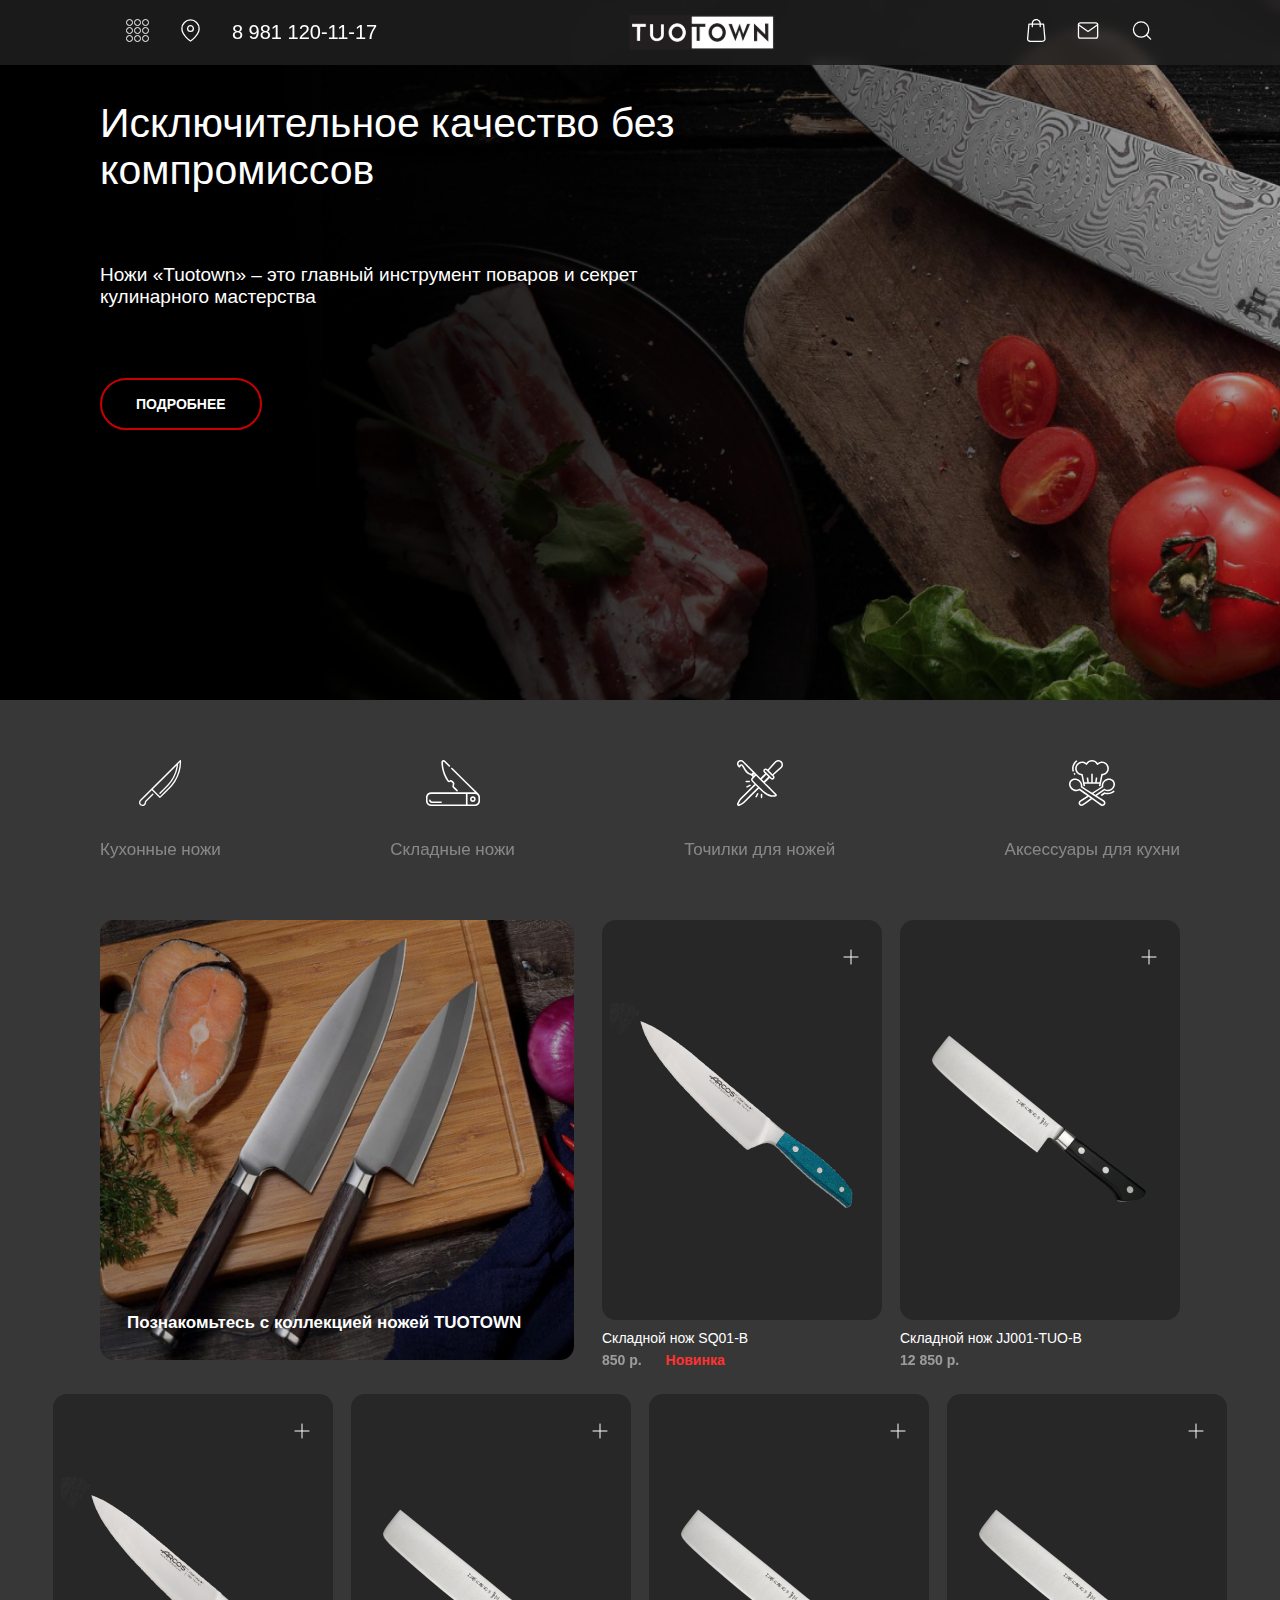
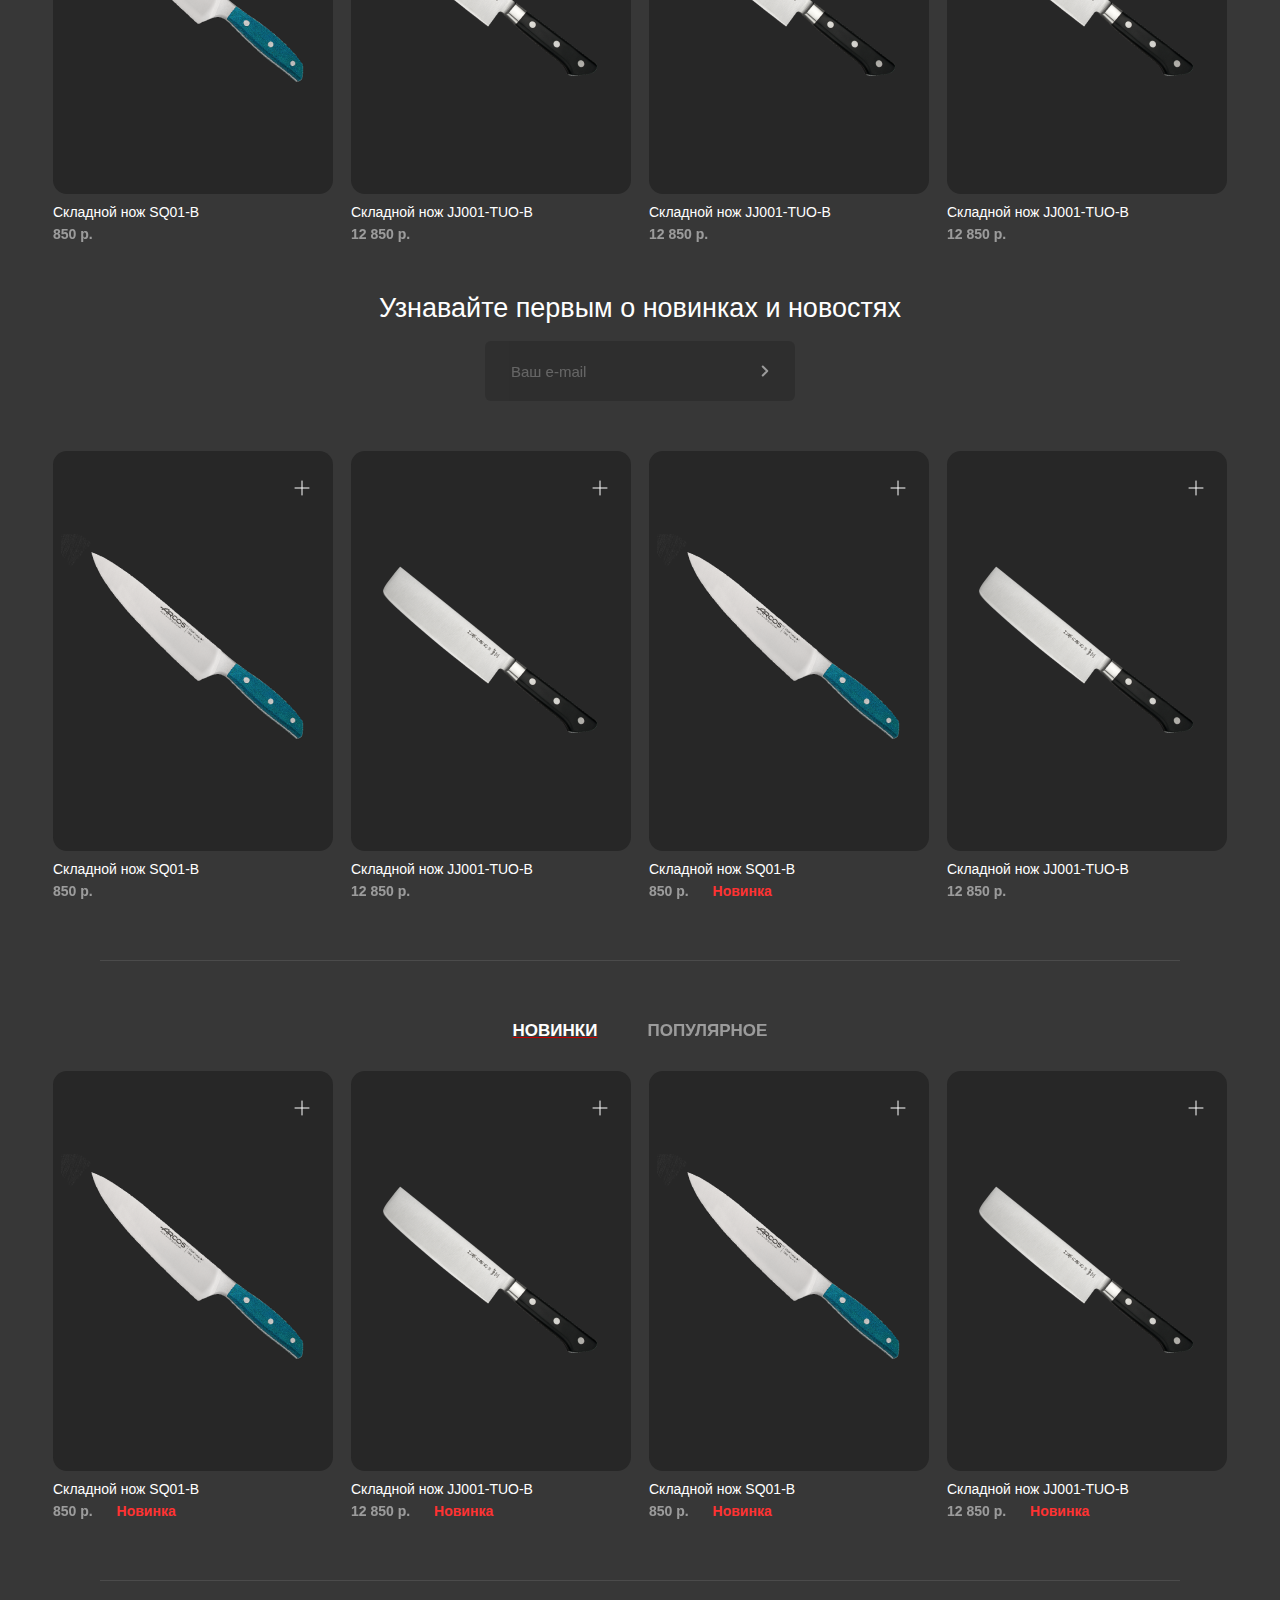
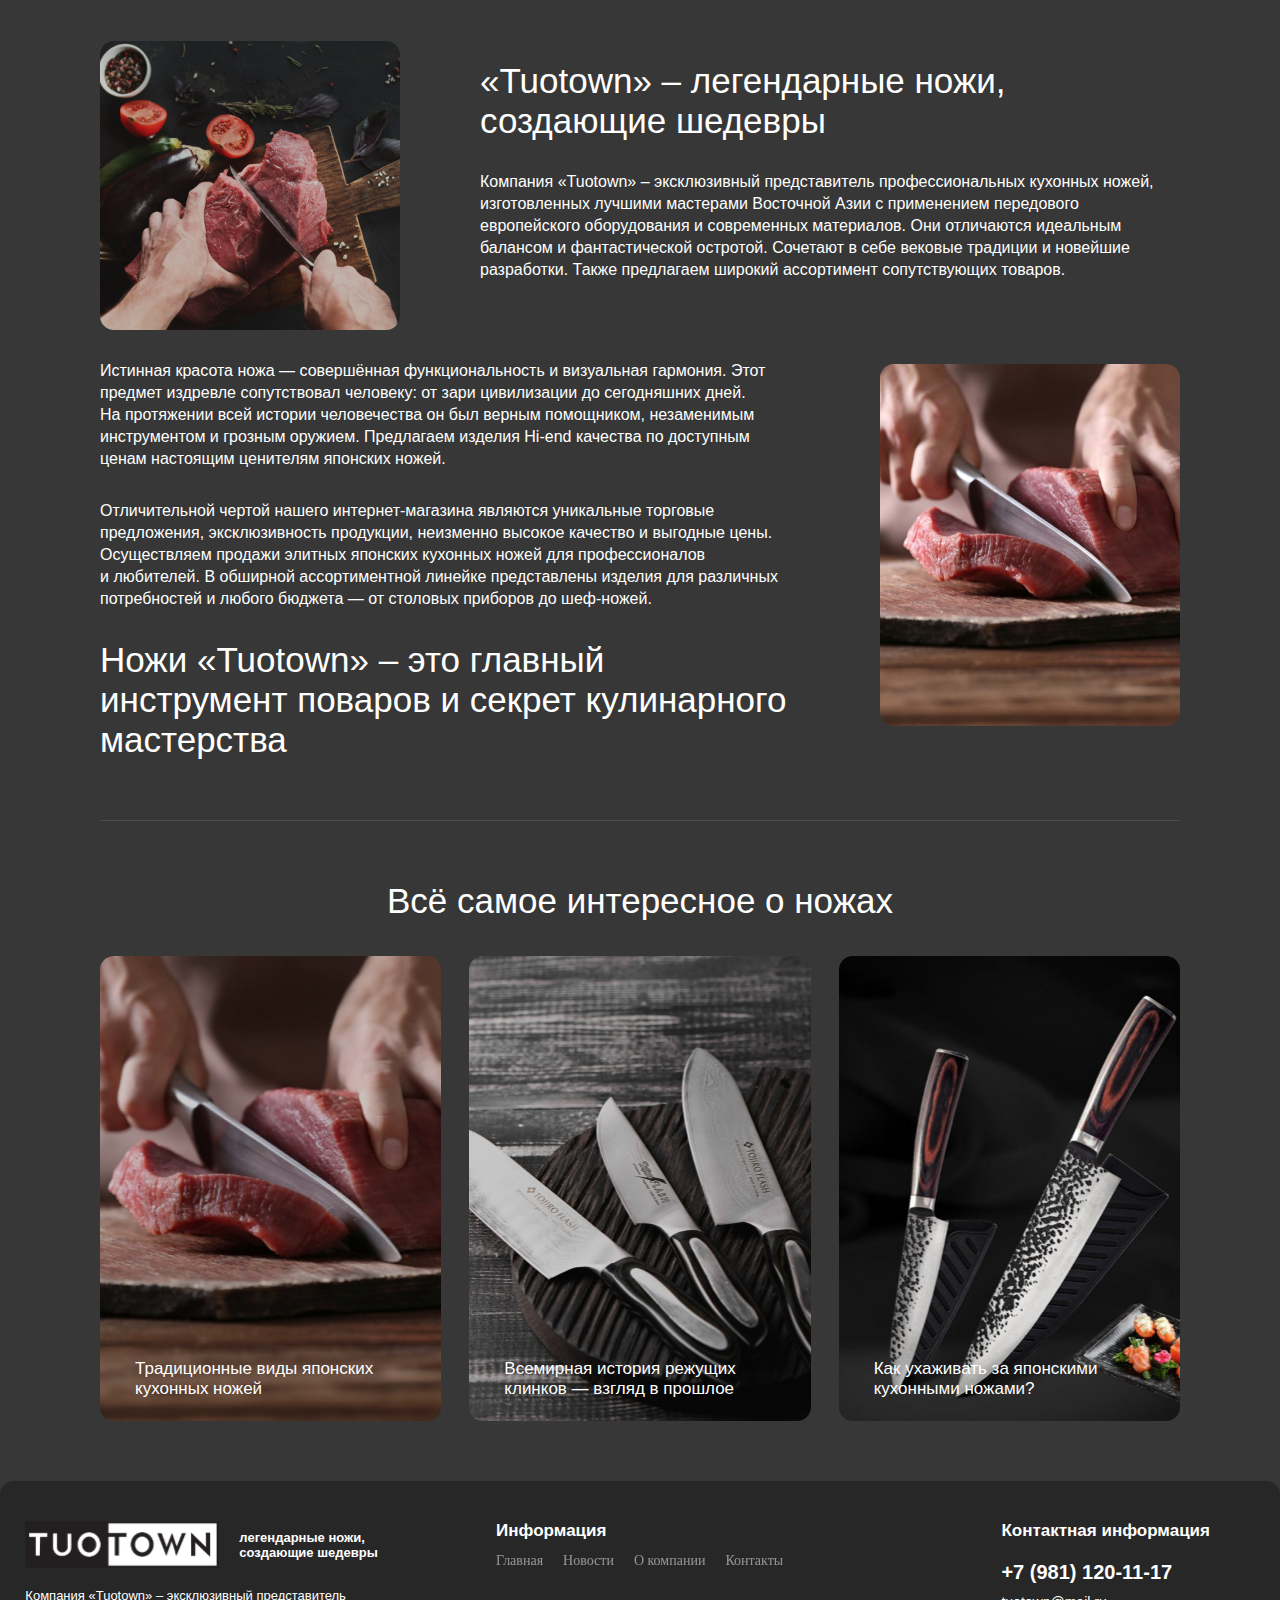
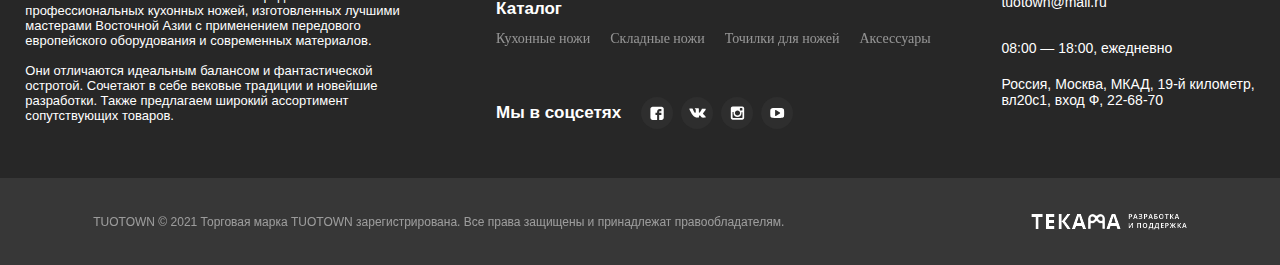
<file: index.html>
<!DOCTYPE html>

<html lang="en">

  <head>

    <meta charset="UTF-8" />

    <meta http-equiv="X-UA-Compatible" content="IE=edge" />

    <meta name="viewport" content="width=device-width, initial-scale=1.0" />

    <meta name="author" content="Abdullaev Usmon" />

    <link rel="stylesheet" href="./css/main.css" />

    <link rel="stylesheet" href="./css/style.css" />
    
    <style>
    body{background:#373737}.container{max-width:1600px;margin:0 auto;width:100%}.nav{z-index:100;position:fixed;top:0;width:100%;max-width:1600px;background:rgba(33,33,33,.8);-webkit-backdrop-filter:blur(5.5px);backdrop-filter:blur(5.5px)}.nav-block{display:flex;align-items:center;justify-content:space-around;padding:15px 0;color:#c80000}.nav-item{display:flex;align-items:center;gap:30px}.nav-item .nav-menu-logo,.nav-item .nav-location,.nav-item .nav-message,.nav-item .nav-search{cursor:pointer}.nav-item .nav-menu-logo:hover path,.nav-item .nav-menu-logo:hover circle,.nav-item .nav-location:hover path,.nav-item .nav-location:hover circle,.nav-item .nav-message:hover path,.nav-item .nav-message:hover circle,.nav-item .nav-search:hover path,.nav-item .nav-search:hover circle{stroke:#c80000}.nav-item .nav__logo{cursor:pointer}.nav-item .nav__logo:hover{opacity:.8}.nav-item .nav-basket{cursor:pointer}.nav-item .nav-basket:hover path{fill:#c80000}.nav-item .nav__tel{font-family:"Montserrat","Roboto",sans-serif;font-style:normal;font-weight:500;font-size:20px;text-transform:uppercase;color:#fff;cursor:pointer}.nav-item .nav__tel:hover{color:#c80000}.header{width:100%;height:700px;background:linear-gradient(268.39deg,rgba(0,0,0,0) 21.45%,#000 85.16%);background-image:url(../images/header-bg.png);background-repeat:no-repeat;background-size:cover;background-position:top left;overflow:hidden}.header .header-block{padding:100px}.header .header-block .header-item{display:flex;flex-direction:column;align-items:start;gap:70px;max-width:600px}.header .header-block .header-item .header__title{font-family:"Jura","Roboto",sans-serif;font-style:normal;font-weight:400;font-size:41px;color:#fff;transform:translateX(-120%);transition:0.5s}.header .header-block .header-item .header__info{font-family:"Montserrat","Roboto",sans-serif;font-style:normal;font-weight:400;font-size:19px;color:#fff;transform:translateX(-120%);transition:0.5s}.header .header-block .header-item .header__btn{border:2px solid #c80000;border-radius:27px;padding:16px 34px;font-family:"Montserrat","Roboto",sans-serif;font-style:normal;font-weight:600;font-size:14px;color:#fff;transform:translateX(-180%);transition:background 0.2s,transform 0.5s}.header .header-block .header-item .header__btn:hover{background:#c80000}.section .section-block{padding:0 100px}.cards-menu{padding:60px 0}.cards-menu .cards-menu-block{display:flex;align-items:center;justify-content:space-between;width:100%}.cards-menu .cards-menu-block .card-menu{display:flex;flex-direction:column;align-items:center;gap:30px;cursor:pointer}.cards-menu .cards-menu-block .card-menu .card-menu__logo path{transition:0.2s}.cards-menu .cards-menu-block .card-menu .card-menu__title{font-family:"Montserrat","Roboto",sans-serif;font-style:normal;font-weight:500;font-size:17px;color:#fff;opacity:.4;transition:0.2s}.cards-menu .cards-menu-block .card-menu:hover .card-menu__logo path{fill:#c80000}.cards-menu .cards-menu-block .card-menu:hover .card-menu__title{color:#c80000;opacity:1}.cards-row-1{display:flex;align-items:stretch;justify-content:space-between;gap:18px}.cards-row-1 .card-collection{cursor:pointer;margin-right:10px;position:relative;flex:2;height:440px;background:linear-gradient(0deg,rgba(0,0,0,.2),rgba(0,0,0,.2));border-radius:14px;background-image:url(../images/card-collection.png);background-repeat:no-repeat;background-position:center;background-size:cover}.cards-row-1 .card-collection:hover .card-collection__title{color:red}.cards-row-1 .card-collection .card-collection__title{font-family:"Montserrat","Roboto",sans-serif;font-style:normal;font-weight:600;font-size:17px;color:#fff;position:absolute;left:27px;bottom:27px}.cards-row{display:flex;justify-content:center;gap:18px;align-items:stretch;margin-bottom:25px}.card .card-block{height:400px;width:280px;position:relative;background:#272727;border-radius:14px;display:flex;align-items:center;justify-content:center;cursor:pointer}.card .card-block .card-logo{cursor:pointer;position:absolute;top:18px;right:13px;width:37px;height:37px;display:flex;align-items:center;justify-content:center;gap:10px;border-radius:50%;transition:0.2s}.card .card-block .card-logo svg:nth-child(2){display:none}.card .card-block .card-logo:hover{border-radius:18px;width:72px}.card .card-block .card-logo:hover svg:nth-child(2){display:block}.card .card-block:hover .card-logo{background:#c80000}.card .card-info .card__title{font-family:"Montserrat","Roboto",sans-serif;font-style:normal;font-weight:500;font-size:14px;color:#fff;margin-top:10px;margin-bottom:5px}.card .card-info .card__price{font-family:"Montserrat","Roboto",sans-serif;font-style:normal;font-weight:600;font-size:14px;color:#fff;opacity:.5}.card .card-info .card__type{font-family:"Montserrat","Roboto",sans-serif;font-style:normal;font-weight:600;font-size:14px;color:#ff3232;margin-left:20px}.email .email-block{text-align:center;margin:50px 0}.email .email-block .email__title{font-family:"Jura","Roboto",sans-serif;font-style:normal;font-weight:500;font-size:27px;color:#fff;margin-bottom:17px}.email .email-block .email-input{display:flex;align-items:center;justify-content:center}.email .email-block .email-input .email__input{-webkit-user-select:none;-moz-user-select:none;user-select:none;height:60px;width:250px;background:#272727;text-indent:26px;border-radius:6px 0 0 6px;font-family:"Montserrat","Roboto",sans-serif;font-style:normal;font-weight:400;font-size:15px;line-height:18px;color:#fff;caret-color:rgba(255,255,255,.5);opacity:.5}.email .email-block .email-input .email__input::-moz-placeholder{font-family:"Montserrat","Roboto",sans-serif;font-style:normal;font-weight:400;font-size:15px;line-height:18px;color:#fff;opacity:.5}.email .email-block .email-input .email__input::placeholder{font-family:"Montserrat","Roboto",sans-serif;font-style:normal;font-weight:400;font-size:15px;line-height:18px;color:#fff;opacity:.5}.email .email-block .email-input span{cursor:pointer;display:flex;align-items:center;justify-content:center;height:60px;width:60px;background:#272727;opacity:.5;border-radius:0 6px 6px 0;transition:0.2s}.email .email-block .email-input span:hover{opacity:1}.email .email-block .email-input .email__send{font-family:"Montserrat","Roboto",sans-serif;font-style:normal;font-weight:600;font-size:17px;color:#fff}.line{width:100%;height:1px;margin:60px 0;background:rgba(255,255,255,.1)}.card-types{margin-bottom:30px}.card-types .card-types-block{display:flex;align-items:center;justify-content:center;gap:50px}.card-types .card-types-block h4{font-family:"Montserrat","Roboto",sans-serif;font-style:normal;font-weight:600;font-size:17px;text-transform:uppercase;color:#fff;opacity:.5;cursor:pointer}.card-types .card-types-block h4:hover{opacity:1}.card-types .card-types-block h4.active{opacity:1;text-decoration:underline;text-decoration-color:#c80000}.tuotown{display:flex;align-items:center;justify-content:space-between;gap:80px}.tuotown .tuotown-text{max-width:800px}.tuotown .tuotown-text .tuotown__title{font-family:"Jura","Roboto",sans-serif;font-style:normal;font-weight:500;font-size:35px;color:#fff}.tuotown .tuotown-text .tuotown__info{font-family:"Montserrat","Roboto",sans-serif;font-style:normal;font-weight:400;font-size:16px;color:#fff;line-height:22px;margin:30px 0}.about .about__title{font-family:"Jura","Roboto",sans-serif;font-style:normal;font-weight:500;font-size:35px;color:#fff;margin-bottom:35px;text-align:center}.about .about-cards{display:flex;justify-content:space-between;gap:28px;margin-bottom:60px}.about .about-cards .about-card{background:linear-gradient(180deg,rgba(0,0,0,.6) 0%,rgba(0,0,0,.6) 100%);background-position:center;background-repeat:no-repeat;background-size:cover;border-radius:14px;height:465px;max-width:380px;width:100%;overflow:hidden;position:relative;cursor:pointer}.about .about-cards .about-card:hover .about-hover{transform:translateY(0)}.about .about-cards .about-card:hover .about__time{transform:translateX(0)}.about .about-cards .about-card .about__time{font-family:"Montserrat","Roboto",sans-serif;font-style:normal;font-weight:400;font-size:14px;color:#fff;position:absolute;top:23px;right:25px;text-transform:lowercase;transform:translateX(200%);transition:0.4s}.about .about-cards .about-card .about__info{font-family:"Montserrat","Roboto",sans-serif;font-style:normal;font-weight:500;font-size:17px;color:#fff;position:absolute;bottom:22px;left:35px;right:35px;z-index:5}.about .about-cards .about-card .about-hover{height:80px;width:100%;background:#c80000;position:absolute;bottom:0;transform:translateY(100%);transition:0.2s}.about .about-cards .about-card:nth-child(1){background-image:url(../images/about-1.png)}.about .about-cards .about-card:nth-child(2){background-image:url(../images/about-2.png)}.about .about-cards .about-card:nth-child(3){background-image:url(../images/about-3.png)}.footer .footer-block .footer-top{background:#272727;border-radius:14px 14px 0 0;width:100%;padding:40px 20px}.footer .footer-block .footer-top .footer-cards{display:flex;justify-content:space-around;gap:60px}.footer .footer-block .footer-top .footer-cards .footer-card-1{max-width:400px}.footer .footer-block .footer-top .footer-cards .footer-card-1 .footer-logo{display:flex;align-items:center;gap:20px;margin-bottom:20px}.footer .footer-block .footer-top .footer-cards .footer-card-1 .footer-logo .footer__logo{width:194px;height:47px}.footer .footer-block .footer-top .footer-cards .footer-card-1 .footer-logo span{font-family:"Montserrat","Roboto",sans-serif;font-style:normal;font-weight:600;font-size:13px;color:#fff;max-width:160px}.footer .footer-block .footer-top .footer-cards .footer-card-1 .footer__info{font-family:"Montserrat","Roboto",sans-serif;font-style:normal;font-weight:400;font-size:13px;color:#fff}.footer .footer-block .footer-top .footer-cards .footer-card-2 .footer-menu{margin-bottom:30px}.footer .footer-block .footer-top .footer-cards .footer-card-2 .footer-menu .footer-menu__title{font-family:"Montserrat","Roboto",sans-serif;font-style:normal;font-weight:600;font-size:17px;color:#fff;margin-bottom:10px}.footer .footer-block .footer-top .footer-cards .footer-card-2 .footer-menu ul{display:flex;align-items:center;gap:20px}.footer .footer-block .footer-top .footer-cards .footer-card-2 .footer-menu ul li a{font-family:"Montserrat";font-style:normal;font-weight:500;font-size:14px;color:#fff;opacity:.5}.footer .footer-block .footer-top .footer-cards .footer-card-2 .footer-menu ul li a:hover{opacity:1}.footer .footer-block .footer-top .footer-cards .footer-card-2 .catalog-menu{margin-bottom:50px}.footer .footer-block .footer-top .footer-cards .footer-card-2 .catalog-menu .catalog-menu__title{font-family:"Montserrat","Roboto",sans-serif;font-style:normal;font-weight:600;font-size:17px;color:#fff;margin-bottom:10px}.footer .footer-block .footer-top .footer-cards .footer-card-2 .catalog-menu ul{display:flex;align-items:center;gap:20px;flex-wrap:wrap}.footer .footer-block .footer-top .footer-cards .footer-card-2 .catalog-menu ul li a{font-family:"Montserrat";font-style:normal;font-weight:500;font-size:14px;color:#fff;opacity:.5}.footer .footer-block .footer-top .footer-cards .footer-card-2 .catalog-menu ul li a:hover{opacity:1}.footer .footer-block .footer-footer{display:flex;align-items:center;justify-content:space-around;gap:100px;padding:35px 20px}.footer .footer-block .footer-footer .footer-footer__info{font-family:"Montserrat","Roboto",sans-serif;font-style:normal;font-weight:400;font-size:12px;color:#fff;opacity:.5}.social{display:flex;align-items:center;gap:20px}.social .social__title{font-family:"Montserrat","Roboto",sans-serif;font-style:normal;font-weight:600;font-size:17px;color:#fff}.social .social-links{display:flex;align-items:center;gap:8px}.social .social-links .facebook:hover path{fill:#1877f2}.social .social-links .vk:hover path{fill:#4a76a8}.social .social-links .instagram:hover path{fill:#c32aa3}.social .social-links .youtube:hover path{fill:red}.social .social-links a{width:32px;height:32px;background:#2e2e2e;border-radius:50%;display:flex;align-items:center;justify-content:center}.social .social-links a path{transition:0.2s}.footer-card-3 .title{font-family:"Montserrat","Roboto",sans-serif;font-style:normal;font-weight:600;font-size:17px;color:#fff;margin-bottom:20px}.footer-card-3 .tel{font-family:"Montserrat","Roboto",sans-serif;font-style:normal;font-weight:600;font-size:20px;color:#fff;margin-bottom:10px;display:block;transition:0.2s}.footer-card-3 .tel:hover{color:#c80000}.footer-card-3 .email{font-family:"Montserrat","Roboto",sans-serif;font-style:normal;font-weight:400;font-size:14px;color:#fff;margin-bottom:30px;display:block;transition:0.2s}.footer-card-3 .email:hover{color:#c80000}.footer-card-3 .time{font-family:"Montserrat","Roboto",sans-serif;font-style:normal;font-weight:400;font-size:14px;color:#fff;margin-bottom:20px}.footer-card-3 .location{font-family:"Montserrat","Roboto",sans-serif;font-style:normal;font-weight:400;font-size:14px;color:#fff;margin-bottom:30px}.menu{z-index:200;position:fixed;top:0;left:0;-webkit-backdrop-filter:blur(10px);backdrop-filter:blur(10px);background:rgba(255,255,255,.0784313725);width:40%;height:100%;box-shadow:10px 0 20px 5px rgba(0,0,0,.532);transform:translateX(-150%);transition:0.5s}.menu .menu-block .close{position:absolute;top:20px;right:30px;cursor:pointer}.menu .menu-block .close:hover path{stroke:#c80000}.menu .menu-block ul{display:flex;flex-direction:column;gap:20px;padding:100px}.menu .menu-block ul li a{font-family:"Montserrat","Roboto",sans-serif;font-style:normal;font-weight:500;font-size:18px;line-height:22px;text-transform:uppercase;color:#fff}.menu .menu-block ul li a:hover{color:#c80000}@media screen and (max-width:630px){.footer-footer{flex-wrap:wrap;gap:30px!important}}@media screen and (max-width:700px){.nav-location{display:none}.nav__tel{display:none}.nav-message{display:none}.nav-search{display:none}}@media screen and (max-width:800px){.section-block{padding:0 20px!important}}@media only screen and (max-width:1199.98px){.cards-row{flex-wrap:wrap;justify-content:center}.tuotown__image{display:none}.card-collection{display:none}.about-cards{flex-wrap:wrap;justify-content:center!important}.footer-cards{flex-wrap:wrap}.footer-card-1,.footer-card-2{max-width:400px}.footer-card-3{display:none}}



@media screen and (max-width: 450px) {

  .header-block {

    padding-left: 5px!important;

    padding-right: 5px!important;

  }

  .footer-card-2 ul {

    flex-wrap: wrap;

  }

  .social {

    flex-wrap: wrap;

  }

  .footer-logo {

    flex-wrap: wrap;

    justify-content: center;

  }

  .header-item {

    max-width: 100%!important;

    width: 100%;

  }

}

@media screen and (max-width: 800px) {

  .menu-block ul {

    padding: 20px!important;

  }

}



@media screen and (max-width: 350px) {

  .header__title {

    font-size: 32px!important;

  }

}



@media screen and (max-width: 640px) {

  .cards-menu-block {

    flex-wrap: wrap;

    gap: 20px;

    justify-content: center!important;

  }

}
    </style>
    

    <title>TUOTOWN</title>

  </head>

  <body>

    <div class="container">

      <div class="menu">

        <div class="menu-block">

          <div class="close">

            <span>

              <svg

                width="8"

                height="14"

                viewBox="0 0 8 14"

                fill="none"

                xmlns="http://www.w3.org/2000/svg"

              >

                <path

                  d="M7 13L1 7L7 1"

                  stroke="white"

                  stroke-width="2"

                  stroke-linecap="round"

                  stroke-linejoin="round"

                />

              </svg>

            </span>

          </div>

          <ul>

            <li>

              <a href="#"> Menu link </a>

            </li>

            <li>

              <a href="#"> Menu link </a>

            </li>

            <li>

              <a href="#"> Menu link </a>

            </li>

            <li>

              <a href="#"> Menu link </a>

            </li>

            <li>

              <a href="#"> Menu link </a>

            </li>

            <li>

              <a href="#footer"> Footer </a>

            </li>

            <li>

              <a class="exit"> Выход из аккаунт </a>

            </li>

          </ul>

        </div>

      </div>

      <nav class="nav">

        <div class="nav-block">

          <div class="nav-item">

            <div class="nav-menu-logo">

              <svg

                width="23"

                height="23"

                viewBox="0 0 23 23"

                fill="none"

                xmlns="http://www.w3.org/2000/svg"

              >

                <circle cx="3.5" cy="3.5" r="3" stroke="white" />

                <circle cx="3.5" cy="11.5" r="3" stroke="white" />

                <circle cx="3.5" cy="19.5" r="3" stroke="white" />

                <circle cx="11.5" cy="3.5" r="3" stroke="white" />

                <circle cx="11.5" cy="11.5" r="3" stroke="white" />

                <circle cx="11.5" cy="19.5" r="3" stroke="white" />

                <circle cx="19.5" cy="3.5" r="3" stroke="white" />

                <circle cx="19.5" cy="11.5" r="3" stroke="white" />

                <circle cx="19.5" cy="19.5" r="3" stroke="white" />

              </svg>

            </div>

            <a class="nav-location" href="./pages/map.html">

              <svg

                width="23"

                height="23"

                viewBox="0 0 23 23"

                fill="none"

                xmlns="http://www.w3.org/2000/svg"

              >

                <path

                  d="M20.125 9.58333C20.125 16.2917 11.5 22.0417 11.5 22.0417C11.5 22.0417 2.875 16.2917 2.875 9.58333C2.875 7.29584 3.7837 5.10203 5.4012 3.48453C7.0187 1.86703 9.21251 0.958328 11.5 0.958328C13.7875 0.958328 15.9813 1.86703 17.5988 3.48453C19.2163 5.10203 20.125 7.29584 20.125 9.58333Z"

                  stroke="white"

                  stroke-width="1.3"

                  stroke-linecap="round"

                  stroke-linejoin="round"

                />

                <path

                  d="M11.5 12.4583C13.0878 12.4583 14.375 11.1711 14.375 9.58333C14.375 7.99551 13.0878 6.70833 11.5 6.70833C9.91218 6.70833 8.625 7.99551 8.625 9.58333C8.625 11.1711 9.91218 12.4583 11.5 12.4583Z"

                  stroke="white"

                  stroke-width="1.3"

                  stroke-linecap="round"

                  stroke-linejoin="round"

                />

              </svg>

            </a>

            <a class="nav__tel" href="tel:89811201117"> 8 981 120-11-17 </a>

          </div>

          <div class="nav-item">

            <img class="nav__logo" src="./images/logo.svg" alt="logo" />

          </div>

          <div class="nav-item">

            <a class="nav-basket" href="./pages/basket.html">

              <svg

                width="19"

                height="23"

                viewBox="0 0 19 23"

                fill="none"

                xmlns="http://www.w3.org/2000/svg"

              >

                <path

                  d="M9.72182 0C10.0481 0.076412 10.3862 0.129313 10.7065 0.235114C12.5512 0.864043 13.7198 2.39816 13.8443 4.33197C13.8443 4.36724 13.8562 4.4025 13.8621 4.47304C13.9452 4.47304 14.0282 4.47304 14.1053 4.47304C14.8883 4.47304 15.6772 4.47304 16.4602 4.47304C16.9466 4.47304 17.1839 4.68464 17.2313 5.16075C17.3915 6.9241 17.5457 8.69333 17.6999 10.4567C17.8898 12.5551 18.0796 14.6593 18.2694 16.7577C18.3643 17.7864 18.4889 18.815 18.5363 19.8436C18.5838 20.9016 18.0796 21.7128 17.2313 22.3182C16.5611 22.7943 15.7959 22.9882 14.9714 22.9882C12.0055 22.9824 9.03374 22.9882 6.0679 22.9882C5.13662 22.9882 4.21128 23.0176 3.28 22.9765C2.10553 22.9295 1.13867 22.4475 0.456521 21.4718C-0.0120822 20.8017 -0.0595357 20.0493 0.0235079 19.2617C0.195527 17.6335 0.326024 15.9995 0.468385 14.3654C0.610745 12.7608 0.759037 11.162 0.901398 9.55737C1.03189 8.13494 1.15646 6.7125 1.28103 5.29006C1.28696 5.2254 1.28696 5.15487 1.29882 5.09021C1.35814 4.67876 1.58947 4.47304 2.01656 4.46716C2.8114 4.46128 3.60032 4.46716 4.39516 4.46716C4.48414 4.46716 4.57311 4.46716 4.66802 4.46716C4.70361 3.7677 4.84004 3.12113 5.15442 2.52159C5.90181 1.12855 7.05849 0.305648 8.62446 0.0470227C8.6897 0.0352671 8.75495 0.0176335 8.8202 0C9.11679 0 9.4193 0 9.72182 0ZM4.68581 5.76029C3.95622 5.76029 3.25628 5.76029 2.54448 5.76029C2.53854 5.80731 2.52668 5.84258 2.52668 5.88372C2.34873 7.89394 2.16485 9.91004 1.9869 11.9203C1.75556 14.5418 1.52422 17.1692 1.28696 19.7907C1.24544 20.2727 1.40559 20.6724 1.7259 21.0192C2.22416 21.5482 2.86479 21.7304 3.57066 21.7304C7.36694 21.7363 11.1691 21.7363 14.9654 21.7304C15.3925 21.7304 15.8018 21.6599 16.1933 21.4718C16.8161 21.172 17.3618 20.5313 17.2551 19.7084C17.1898 19.2147 17.1602 18.7092 17.1186 18.2096C16.9644 16.4462 16.8043 14.677 16.65 12.9136C16.4721 10.9269 16.2941 8.93432 16.1162 6.94761C16.0806 6.55379 16.0391 6.15998 16.0035 5.77204C15.2798 5.77204 14.5739 5.77204 13.8562 5.77204C13.8562 5.85433 13.8562 5.92487 13.8562 5.98952C13.8562 6.55967 13.8621 7.12982 13.8503 7.6941C13.8443 8.05264 13.5596 8.31715 13.2097 8.31127C12.8715 8.30539 12.5987 8.04677 12.5809 7.69997C12.575 7.58242 12.5809 7.45898 12.5809 7.34143C12.5809 6.8183 12.5809 6.29517 12.5809 5.77204C10.3624 5.77204 8.17365 5.77204 5.96706 5.77204C5.96706 5.83082 5.96706 5.87784 5.96706 5.91899C5.96706 6.50089 5.97299 7.08868 5.96706 7.67059C5.96113 8.04677 5.68234 8.31715 5.32644 8.31127C4.97647 8.31127 4.70954 8.04089 4.69768 7.68234C4.69175 7.57066 4.69768 7.45898 4.69768 7.3473C4.68581 6.8183 4.68581 6.29517 4.68581 5.76029ZM12.575 4.46128C12.4919 3.23281 11.9521 2.29236 10.8844 1.6987C9.72775 1.05801 8.55921 1.10503 7.44998 1.82213C6.50684 2.43343 6.02638 3.33274 5.96706 4.46128C8.17958 4.46128 10.3684 4.46128 12.575 4.46128Z"

                  fill="white"

                />

              </svg>

            </a>

            <a class="nav-message" href="./pages/servis.html">

              <svg

                width="24"

                height="23"

                viewBox="0 0 24 23"

                fill="none"

                xmlns="http://www.w3.org/2000/svg"

              >

                <path

                  d="M4.38175 3.83333H19.7151C20.7693 3.83333 21.6318 4.69583 21.6318 5.74999V17.25C21.6318 18.3042 20.7693 19.1667 19.7151 19.1667H4.38175C3.32759 19.1667 2.46509 18.3042 2.46509 17.25V5.74999C2.46509 4.69583 3.32759 3.83333 4.38175 3.83333Z"

                  stroke="white"

                  stroke-width="1.3"

                  stroke-linecap="round"

                  stroke-linejoin="round"

                />

                <path

                  d="M21.6318 5.75L12.0484 12.4583L2.46509 5.75"

                  stroke="white"

                  stroke-width="1.3"

                  stroke-linecap="round"

                  stroke-linejoin="round"

                />

              </svg>

            </a>

            <a class="nav-search" href="./pages/catalog.html">

              <svg

                width="24"

                height="23"

                viewBox="0 0 24 23"

                fill="none"

                xmlns="http://www.w3.org/2000/svg"

              >

                <path

                  d="M11.09 18.2083C15.3242 18.2083 18.7567 14.7759 18.7567 10.5417C18.7567 6.30748 15.3242 2.875 11.09 2.875C6.85582 2.875 3.42334 6.30748 3.42334 10.5417C3.42334 14.7759 6.85582 18.2083 11.09 18.2083Z"

                  stroke="white"

                  stroke-width="1.3"

                  stroke-linecap="round"

                  stroke-linejoin="round"

                />

                <path

                  d="M20.6734 20.125L16.5046 15.9563"

                  stroke="white"

                  stroke-width="1.3"

                  stroke-linecap="round"

                  stroke-linejoin="round"

                />

              </svg>

            </a>

          </div>

        </div>

      </nav>

      <header class="header">

        <div class="header-block">

          <div class="header-item">

            <h1 class="header__title">

              Исключительное качество без компромиссов

            </h1>

            <p class="header__info">

              Ножи «Tuotown» – это главный инструмент поваров и секрет

              кулинарного мастерства

            </p>

            <button class="header__btn">ПОДРОБНЕЕ</button>

          </div>

        </div>

      </header>

      <section class="section">

        <div class="section-block">

          <div class="cards-menu">

            <div class="cards-menu-block">

              <div class="card-menu">

                <div class="card-menu__logo">

                  <svg

                    width="43"

                    height="46"

                    viewBox="0 0 43 46"

                    fill="none"

                    xmlns="http://www.w3.org/2000/svg"

                  >

                    <path

                      d="M41.5885 0C41.937 0.227604 42.0331 0.551042 42.0452 0.958333C42.2494 8.45729 40.1586 15.3094 36.2172 21.6464C34.595 24.2578 32.6484 26.6057 30.4734 28.774C27.5174 31.7208 24.5734 34.6557 21.6174 37.6026C21.0286 38.1896 20.7763 38.1896 20.1995 37.6146C17.8443 35.2667 15.4891 32.9187 13.1339 30.5589C13.0137 30.4391 12.9176 30.3073 12.7974 30.1516C12.6532 30.2833 12.5451 30.3552 12.461 30.451C9.02429 33.8651 5.59964 37.2911 2.16297 40.7052C1.61022 41.2562 1.29779 41.8911 1.35787 42.6698C1.44199 43.8437 2.42733 44.6943 3.60493 44.6583C4.75849 44.6224 5.70778 43.712 5.70778 42.562C5.70778 41.6995 6.02021 41.0286 6.64506 40.4177C8.79598 38.3094 10.9229 36.1651 13.0618 34.0448C13.1579 33.949 13.254 33.8411 13.3622 33.7693C13.6626 33.5536 13.963 33.5776 14.2153 33.8292C14.4797 34.0807 14.4917 34.3802 14.2995 34.6797C14.2153 34.7995 14.1072 34.9073 13.999 35.0151C11.8361 37.1713 9.67317 39.3396 7.49822 41.4838C7.20982 41.7714 7.08966 42.0828 7.07764 42.4781C7.05361 44.1193 6.00819 45.4729 4.45808 45.8802C2.95604 46.2755 1.32182 45.6286 0.51673 44.3229C-0.288364 43.0052 -0.120136 41.1964 0.961334 40.0224C1.5982 39.3276 2.28313 38.6807 2.95604 38.0099C15.5011 25.4797 28.0702 12.9615 40.6272 0.443229C40.7834 0.2875 40.9637 0.14375 41.1319 0C41.2881 0 41.4323 0 41.5885 0ZM20.9205 36.3687C21.0046 36.2849 21.0887 36.225 21.1608 36.1411C24.0447 33.2661 26.9406 30.3911 29.8245 27.5042C33.0329 24.2818 35.6164 20.6042 37.503 16.4594C39.4616 12.1349 40.5792 7.59479 40.7234 2.83906C40.7234 2.68333 40.7234 2.5276 40.7234 2.2401C40.1706 2.80312 39.714 3.24635 39.2814 3.71354C39.1973 3.80937 39.1733 3.97708 39.1612 4.12083C38.993 5.36667 38.8969 6.62448 38.6566 7.85833C37.4069 14.5187 34.4268 20.3286 29.8125 25.276C27.1209 28.163 24.261 30.8823 21.4852 33.6734C21.3891 33.7693 21.2689 33.8891 21.1608 33.8891C20.9205 33.8771 20.608 33.8771 20.4758 33.7333C20.3317 33.5776 20.3076 33.2542 20.3317 33.0146C20.3437 32.8708 20.5359 32.7271 20.6561 32.6073C22.9392 30.3312 25.2223 28.0552 27.5054 25.7792C32.6964 20.5922 36.1091 14.4708 37.4068 7.22344C37.515 6.63646 37.5751 6.04948 37.6592 5.51042C29.7044 13.4406 21.7496 21.3589 13.8188 29.2771C16.138 31.5891 18.5172 33.9609 20.9205 36.3687Z"

                      fill="white"

                    />

                  </svg>

                </div>

                <h4 class="card-menu__title">Кухонные ножи</h4>

              </div>

              <div class="card-menu">

                <div class="card-menu__logo">

                  <svg

                    width="54"

                    height="46"

                    viewBox="0 0 54 46"

                    fill="none"

                    xmlns="http://www.w3.org/2000/svg"

                  >

                    <path

                      d="M-9.76529e-05 36.4991C0.0280274 36.4434 0.0842774 36.3877 0.0983399 36.318C0.703028 33.8104 2.60147 32.3198 5.23115 32.3198C17.2405 32.3198 29.2358 32.3198 41.2452 32.3198C43.5796 32.3198 45.914 32.3198 48.2624 32.3198C48.4312 32.3198 48.5999 32.3198 48.8812 32.3198C48.6562 32.083 48.5155 31.9437 48.3749 31.7904C40.7671 24.2817 33.1593 16.7729 25.5515 9.27803C24.9608 8.69293 24.8624 8.23321 25.2421 7.85707C25.6218 7.48094 26.0718 7.56452 26.6765 8.16356C35.2405 16.6196 43.8187 25.0618 52.3687 33.5179C53.128 34.2702 53.6905 35.1757 53.9015 36.2623C53.9155 36.3459 53.9718 36.4155 53.9999 36.4852C53.9999 38.2683 53.9999 40.0376 53.9999 41.8068C53.9577 41.9182 53.9015 42.0297 53.8734 42.1411C53.3109 44.398 51.3562 45.9861 49.0359 45.9861C34.3405 46 19.6452 45.9861 4.9499 45.9861C2.8124 45.9861 0.913965 44.6069 0.238965 42.5869C0.15459 42.3222 0.0702149 42.0715 -0.0141602 41.8068C-9.76529e-05 40.0515 -9.76529e-05 38.2823 -9.76529e-05 36.4991ZM39.8812 44.4397C39.8812 40.9013 39.8812 37.4186 39.8812 33.894C39.628 33.894 39.403 33.894 39.178 33.894C29.6015 33.894 20.0249 33.894 10.4483 33.894C8.69053 33.894 6.93272 33.8801 5.1749 33.894C3.02334 33.908 1.5749 35.3568 1.56084 37.4743C1.56084 38.533 1.56084 39.5918 1.56084 40.6645C1.56084 43.0606 2.96709 44.4397 5.3999 44.4397C16.678 44.4397 27.9562 44.4397 39.2343 44.4397C39.4452 44.4397 39.6421 44.4397 39.8812 44.4397ZM41.5546 44.4258C44.1421 44.4258 46.6734 44.4815 49.2046 44.4119C51.0187 44.3562 52.3827 42.8656 52.4249 41.0406C52.453 39.8983 52.4249 38.742 52.4249 37.5997C52.4249 35.315 50.9905 33.894 48.6702 33.894C46.4765 33.894 44.2827 33.894 42.089 33.894C41.9202 33.894 41.7515 33.908 41.5546 33.9219C41.5546 37.4325 41.5546 40.9013 41.5546 44.4258Z"

                      fill="white"

                    />

                    <path

                      d="M15.3703 3.0091C15.3703 2.74441 15.3844 2.47973 15.3703 2.22897C15.2859 1.30953 15.7219 0.682634 16.4953 0.278637C17.325 -0.139292 18.1969 -0.11143 18.8578 0.529394C20.5875 2.15931 22.2609 3.84496 23.9484 5.5306C24.2859 5.86495 24.2438 6.35253 23.9203 6.64508C23.5828 6.93763 23.1328 6.90977 22.7531 6.53363C21.2344 5.05695 19.7438 3.56634 18.225 2.07573C18.1125 1.96428 18.0141 1.81104 17.8734 1.76925C17.6766 1.69959 17.4094 1.62994 17.2547 1.69959C17.1 1.76925 16.9734 2.04787 16.9734 2.22897C16.9734 4.84799 17.325 7.42521 17.9719 9.97458C18.9141 13.6663 20.4469 17.0933 22.5703 20.2696C22.95 20.8407 23.0484 20.8686 23.5969 20.4646C24.4266 19.8516 25.4391 19.8795 26.1984 20.576C26.775 21.1054 27.3375 21.6626 27.8859 22.2338C28.3219 22.6935 28.5047 23.2508 28.3922 23.8637C28.2656 24.5603 28.1391 25.2708 27.9844 25.9673C27.9 26.3295 27.9844 26.5803 28.2516 26.845C29.3625 27.9176 30.4453 29.0043 31.5422 30.0909C31.8516 30.3834 32.0063 30.7178 31.8234 31.1218C31.6125 31.5954 30.9938 31.7487 30.5859 31.3586C29.2922 30.1048 28.0125 28.8371 26.7609 27.5415C26.2828 27.0539 26.2828 26.3992 26.4094 25.7583C26.5078 25.215 26.5922 24.6578 26.7469 24.1284C26.8734 23.6548 26.8172 23.3065 26.4234 22.9722C26.0297 22.6517 25.6922 22.2756 25.3406 21.9134C25.0594 21.6069 24.8063 21.5512 24.4406 21.8437C23.3859 22.6517 22.1344 22.4428 21.3891 21.3283C18.4219 16.9679 16.5375 12.1896 15.75 7.00729C15.5531 5.68385 15.4688 4.34647 15.3281 3.0091C15.3422 3.0091 15.3563 3.0091 15.3703 3.0091Z"

                      fill="white"

                    />

                    <path

                      d="M10.3358 42.977C8.84516 42.977 7.35454 42.991 5.86391 42.977C4.41547 42.9631 3.19204 41.8486 3.07954 40.4277C3.03735 39.8426 3.30454 39.4385 3.79672 39.4107C4.23266 39.3689 4.5561 39.6336 4.65454 40.0794C4.85141 41.1242 5.20297 41.4167 6.29985 41.4167C9.19672 41.4167 12.0936 41.4167 14.9905 41.4167C15.6092 41.4167 15.9889 41.779 15.9327 42.2805C15.8905 42.7123 15.553 42.977 15.0467 42.977C13.4577 42.977 11.8967 42.977 10.3358 42.977Z"

                      fill="white"

                    />

                    <path

                      d="M46.8842 36.3738C48.4733 36.3877 49.7108 37.6276 49.6968 39.2018C49.6827 40.7481 48.4311 41.9601 46.8702 41.9601C45.2952 41.9601 44.0014 40.6924 44.0155 39.146C44.0155 37.6136 45.3092 36.3598 46.8842 36.3738ZM48.1077 39.146C48.0936 38.4634 47.5452 37.948 46.8421 37.948C46.153 37.9619 45.6186 38.5052 45.6327 39.1878C45.6467 39.8704 46.1952 40.3859 46.8983 40.372C47.5874 40.372 48.1077 39.8286 48.1077 39.146Z"

                      fill="white"

                    />

                  </svg>

                </div>

                <h4 class="card-menu__title">Складные ножи</h4>

              </div>

              <div class="card-menu">

                <div class="card-menu__logo">

                  <svg

                    width="46"

                    height="46"

                    viewBox="0 0 46 46"

                    fill="none"

                    xmlns="http://www.w3.org/2000/svg"

                  >

                    <path

                      d="M41.9511 0C42.8375 0.203646 43.6641 0.503125 44.3589 1.11406C46.5271 3.01875 46.5391 6.21719 44.3708 8.19375C41.9151 10.4219 39.4594 12.626 36.9917 14.8302C36.836 14.974 36.6922 15.1057 36.5125 15.2734C36.6922 15.4651 36.836 15.6208 36.9917 15.7766C37.8182 16.7229 37.7703 18.1245 36.9078 18.987C36.0214 19.8615 34.6438 19.8974 33.7094 19.0349C33.3141 18.6755 32.9787 18.2443 32.6432 17.8969C31.0261 19.5021 29.4927 21.0474 27.8755 22.6526C28.6901 23.4432 29.5646 24.2698 30.4031 25.1083C33.386 28.0911 36.3568 31.0859 39.3396 34.0807C39.8787 34.6318 40.0104 35.1708 39.7229 35.7339C39.5193 36.1411 39.1719 36.3448 38.7406 36.4526C36.261 37.0635 33.8412 36.776 31.4813 35.8776C28.6542 34.7995 26.3422 32.9786 24.2219 30.8703C23.4552 30.1036 22.6646 29.337 21.862 28.5344C21.7422 28.6422 21.6224 28.762 21.4906 28.8818C16.9386 33.4339 12.3745 37.974 7.83439 42.538C6.87606 43.4964 5.82189 44.263 4.58804 44.826C3.9771 45.1016 3.39012 45.425 2.77918 45.7245C1.59325 46.2995 0.539079 45.8802 0.0599121 44.6464C0.0479329 44.6104 0.0119954 44.5745 -0.0119629 44.5385C-0.0119629 44.275 -0.0119629 43.9995 -0.0119629 43.724C0.38335 42.9214 0.790641 42.1307 1.162 41.3161C1.737 40.0823 2.5396 39.0161 3.49793 38.0578C8.03804 33.5417 12.5542 29.0016 17.0943 24.4734C17.2141 24.3536 17.3938 24.2818 17.5615 24.174C17.3339 23.9344 17.238 23.8266 17.1422 23.7188C16.3276 22.9042 15.513 22.0896 14.7104 21.263C13.7521 20.2807 13.7521 18.9271 14.6985 17.9208C14.8662 17.7411 15.0698 17.5974 15.1896 17.4057C15.3094 17.2021 15.4651 16.8906 15.3813 16.7229C15.1177 16.124 14.6865 15.6328 14.0396 15.3812C13.213 15.0458 12.3266 14.8062 11.5719 14.351C9.12814 12.8776 7.46304 10.6974 6.26512 8.13385C5.95366 7.46302 5.4745 6.82812 5.03127 6.16927C4.82762 5.86979 4.50418 5.77396 4.15679 5.85781C3.80939 5.94167 3.64168 6.20521 3.60575 6.54062C3.54585 7.01979 3.30627 7.35521 2.85106 7.49896C2.38387 7.64271 2.0245 7.45104 1.6771 7.13958C0.850537 6.3849 0.2396 5.51042 1.62767e-05 4.40833C1.62767e-05 4.04896 1.62767e-05 3.68958 1.62767e-05 3.33021C0.0359538 3.2224 0.0718913 3.1026 0.0958496 2.99479C0.443245 1.68906 1.22189 0.754687 2.4797 0.263542C2.75522 0.155729 3.04272 0.0838542 3.33022 0C3.6896 0 4.04897 0 4.40835 0C5.63022 0.251562 6.49272 1.05417 7.34325 1.91667C12.5781 7.19948 17.825 12.4703 23.0719 17.7411C23.1917 17.8729 23.2755 18.0406 23.3474 18.1484C24.9766 16.5312 26.5099 15.0099 28.1271 13.4047C27.7677 13.0693 27.3724 12.7458 27.025 12.3865C26.1026 11.4281 26.0906 10.0146 26.9771 9.11615C27.8516 8.22969 29.3011 8.20573 30.2714 9.06823C30.4151 9.2 30.5469 9.33177 30.7386 9.49948C30.8344 9.37969 30.9182 9.27187 31.0141 9.17604C33.2422 6.69635 35.4584 4.19271 37.7224 1.74896C38.2136 1.2099 38.8604 0.790625 39.4834 0.407292C39.8307 0.191667 40.2979 0.131771 40.7052 0C41.1125 0 41.5438 0 41.9511 0ZM38.1177 35.0391C31.7209 28.6062 25.3719 22.2214 19.0349 15.8604C17.9807 16.8906 16.9625 17.8969 15.9443 18.9151C15.3813 19.4781 15.3813 19.8135 15.9563 20.4005C18.2084 22.6646 20.4485 24.9286 22.7005 27.1807C24.1261 28.5943 25.5156 30.0437 27.013 31.3734C29.2292 33.338 31.7448 34.7755 34.7396 35.1828C35.8417 35.3266 36.9438 35.3146 38.1177 35.0391ZM35.4584 14.1714C38.1417 11.7516 40.825 9.34375 43.4964 6.92396C44.1193 6.36094 44.4307 5.61823 44.4667 4.76771C44.5146 3.47396 43.7479 2.28802 42.562 1.7849C41.3281 1.26979 39.9625 1.55729 39.0281 2.56354C37.962 3.72552 36.9198 4.89948 35.8776 6.06146C34.524 7.55885 33.1823 9.05625 31.8526 10.5297C33.0625 11.7396 34.2485 12.9375 35.4584 14.1714ZM18.6156 25.1802C18.4839 25.3 18.424 25.3479 18.3761 25.4078C13.6443 30.1396 8.91252 34.8714 4.19272 39.6151C3.76147 40.0464 3.37814 40.5375 3.07866 41.0646C2.55158 41.987 2.09637 42.9453 1.64116 43.9036C1.58127 44.0354 1.59325 44.263 1.66512 44.3708C1.71304 44.4427 1.97658 44.4307 2.09637 44.3708C2.58752 44.1552 3.0547 43.8917 3.54585 43.6641C4.71981 43.113 5.79793 42.4542 6.72033 41.5198C11.2604 36.9437 15.8365 32.3917 20.4005 27.8276C20.5203 27.7078 20.7 27.6359 20.9156 27.4922C20.3287 26.9292 19.8735 26.4979 19.4302 26.0547C19.1667 25.7792 18.9151 25.4917 18.6156 25.1802ZM2.30002 5.54635C3.33022 3.7974 5.43856 3.98906 6.40887 5.41458C6.8521 6.07344 7.30731 6.73229 7.63075 7.43906C8.39741 9.10417 9.40366 10.5896 10.7214 11.8714C11.6797 12.8057 12.8057 13.4766 14.0995 13.8359C14.2313 13.8719 14.4349 13.8599 14.5307 13.788C14.962 13.4167 15.3573 13.0214 15.7886 12.6141C15.6807 12.4823 15.6209 12.4224 15.561 12.3505C12.2307 9.00833 8.91252 5.66615 5.58231 2.32396C5.48647 2.22812 5.39064 2.13229 5.28283 2.06042C4.31252 1.30573 2.91095 1.42552 2.12033 2.33594C1.28179 3.27031 1.35366 4.63594 2.30002 5.54635ZM29.2531 14.6984C27.7078 16.2318 26.1745 17.7651 24.7011 19.2266C25.3959 19.9094 26.1266 20.6281 26.7854 21.275C28.2589 19.8016 29.7922 18.2682 31.2896 16.7708C30.6307 16.088 29.912 15.3693 29.2531 14.6984ZM36.1771 17.3578C35.9735 17.0703 35.8417 16.8068 35.638 16.6031C33.5656 14.5188 31.4932 12.4464 29.4089 10.3859C29.3011 10.2781 29.2052 10.1224 29.0735 10.0984C28.8099 10.0505 28.4865 9.97865 28.2709 10.0865C28.0792 10.1823 27.8636 10.5057 27.8755 10.7094C27.8875 10.9729 28.0672 11.2724 28.2709 11.4641C30.3313 13.5484 32.4156 15.6208 34.488 17.6932C34.6078 17.813 34.7156 17.9807 34.8594 18.0047C35.1229 18.0526 35.4344 18.1005 35.662 18.0047C35.8656 17.9089 35.9854 17.6214 36.1771 17.3578ZM16.9146 13.7401C16.5193 14.0875 16.1479 14.4109 15.7886 14.7344C16.124 15.1297 16.4474 15.501 16.699 15.7885C17.0703 15.4292 17.4656 15.0578 17.8849 14.6625C17.6453 14.4349 17.3818 14.1833 17.1302 13.9437C17.0344 13.8479 16.9505 13.7641 16.9146 13.7401Z"

                      fill="#fff"

                    />

                    <path

                      d="M18.4121 36.7281C18.448 36.6323 18.484 36.4766 18.5559 36.3328C19.023 35.3984 19.4783 34.4641 19.9574 33.5297C20.221 33.0146 20.6283 32.8469 21.0475 33.0625C21.4668 33.2781 21.5746 33.7094 21.323 34.2125C20.8439 35.1708 20.3647 36.1292 19.8855 37.0995C19.6939 37.4828 19.3824 37.6505 18.9632 37.5427C18.6158 37.4229 18.4241 37.1594 18.4121 36.7281Z"

                      fill="#fff"

                    />

                    <path

                      d="M23.7788 36.0333C23.7788 35.5422 23.7668 35.051 23.7788 34.5479C23.7907 34.0568 24.0782 33.7573 24.4975 33.7333C24.9407 33.7094 25.2881 34.0208 25.3001 34.512C25.3241 35.5182 25.3241 36.5125 25.3001 37.5187C25.2881 38.0099 24.9407 38.3333 24.5095 38.3213C24.0902 38.3094 23.8027 37.9859 23.7788 37.5068C23.7668 37.0276 23.7788 36.5365 23.7788 36.0333Z"

                      fill="#fff"

                    />

                    <path

                      d="M16.9146 13.7401C16.9386 13.7641 17.0344 13.8479 17.1183 13.9318C17.3818 14.1833 17.6334 14.4229 17.873 14.6505C17.4537 15.0578 17.0584 15.4292 16.687 15.7766C16.4355 15.4891 16.124 15.1177 15.7766 14.7224C16.148 14.4109 16.5193 14.0875 16.9146 13.7401Z"

                      fill="white"

                    />

                    <path

                      d="M13.8001 25.4557C13.7043 25.5755 13.5605 25.863 13.3329 25.9828C12.3506 26.5099 11.3444 27.001 10.3381 27.4922C9.91885 27.6958 9.4876 27.5521 9.29594 27.1807C9.09229 26.7974 9.23604 26.3542 9.66729 26.1266C10.6616 25.6114 11.6558 25.1083 12.6621 24.6292C13.2131 24.3656 13.7881 24.713 13.8001 25.4557Z"

                      fill="white"

                    />

                    <path

                      d="M10.7214 22.2333C10.2423 22.2333 9.76311 22.2453 9.28394 22.2333C8.76884 22.2213 8.45738 21.9338 8.4454 21.4906C8.43342 21.0474 8.74488 20.7239 9.24801 20.712C10.2303 20.688 11.2246 20.688 12.2069 20.712C12.71 20.7239 13.0214 21.0474 13.0214 21.4786C13.0214 21.9219 12.71 22.2213 12.1949 22.2333C11.7037 22.2453 11.2126 22.2333 10.7214 22.2333Z"

                      fill="#fff"

                    />

                  </svg>

                </div>

                <h4 class="card-menu__title">Точилки для ножей</h4>

              </div>

              <div class="card-menu">

                <div class="card-menu__logo">

                  <svg

                    width="46"

                    height="46"

                    viewBox="0 0 46 46"

                    fill="none"

                    xmlns="http://www.w3.org/2000/svg"

                  >

                    <path

                      d="M27.8607 35.7949C30.2495 37.3334 32.6 38.8334 34.9249 40.3334C36.2789 41.2052 36.7899 42.641 36.2789 44.0257C35.5891 45.8975 33.3664 46.5898 31.693 45.4103C29.4192 43.8205 27.1581 42.1923 24.8971 40.5769C24.3734 40.2052 23.8496 39.8462 23.3386 39.4616C23.0832 39.2693 22.9171 39.2949 22.6744 39.4744C19.9407 41.4359 17.1942 43.3975 14.435 45.3334C12.7999 46.4872 10.7049 45.9744 9.88738 44.2436C9.22312 42.8462 9.68299 41.2564 11.0243 40.3846C12.966 39.1154 14.9204 37.8718 16.8621 36.6282C17.2709 36.359 17.6924 36.0898 18.1395 35.8077C17.999 35.6923 17.884 35.6026 17.7691 35.5257C15.508 33.9103 13.2342 32.3077 10.986 30.6795C10.7177 30.4872 10.5261 30.4744 10.2195 30.6154C5.19924 32.9231 -0.0509711 28.718 0.000125856 24.077C0.0256743 21.3975 1.94181 19.1026 4.61162 18.577C8.26505 17.859 12.1229 20.2308 13.0682 23.8205C13.2598 24.5385 13.2598 25.3077 13.3109 26.0513C13.3236 26.3205 13.3747 26.4872 13.6047 26.6411C16.6449 28.5898 19.6852 30.5385 22.7127 32.5C22.9299 32.641 23.0832 32.641 23.3131 32.5C26.3406 30.5385 29.3809 28.5898 32.4211 26.6411C32.6638 26.4872 32.7149 26.3205 32.7022 26.0513C32.485 21.2949 36.5216 18.4616 40.0346 18.4616C44.4544 18.4487 47.1881 22.5257 45.5147 26.6282C44.1223 30.0257 39.894 32.5641 35.7041 30.5769C35.5764 30.5128 35.3592 30.5 35.2314 30.5769C34.8993 30.7693 34.6055 31.0128 34.2862 31.2308C32.1529 32.7308 30.0323 34.2436 27.8607 35.7949ZM5.94014 20C3.25755 20 1.3031 22 1.55858 24.577C1.92903 28.1667 6.18285 31.1667 9.9257 29C10.4878 28.6795 10.8838 28.718 11.3947 29.0769C15.9296 32.3205 20.4644 35.5513 25.0121 38.7821C27.4775 40.5385 29.9557 42.3077 32.4339 44.0641C33.1365 44.5641 33.9029 44.5385 34.4394 44.0128C35.1931 43.2821 35.0015 42.2052 34.0051 41.5641C26.8388 36.9487 19.6724 32.3334 12.4805 27.7564C11.8291 27.3462 11.5353 26.8975 11.7652 26.1539C11.8035 26.0257 11.7907 25.8718 11.8035 25.718C11.8546 22.6026 9.1848 20 5.94014 20ZM24.4372 33.5898C25.0121 33.9616 25.5486 34.2693 26.0468 34.6411C26.3661 34.8718 26.5705 34.8334 26.8771 34.6154C29.4958 32.7308 32.1273 30.8718 34.7588 28.9872C35.142 28.718 35.4869 28.6411 35.8957 28.8975C39.3703 31.0257 43.0493 28.718 44.1351 25.8975C45.1187 23.3205 43.8668 20.8077 41.2737 20.1282C38.0801 19.3077 33.6474 22.0128 34.3117 26.3718C34.4011 26.9359 34.2351 27.2949 33.7369 27.6026C31.1437 29.2436 28.5761 30.9103 25.9957 32.5769C25.4847 32.9103 24.9737 33.2436 24.4372 33.5898ZM21.678 38.2949C20.9882 37.8077 20.3239 37.3205 19.6597 36.8718C19.5702 36.8077 19.3531 36.8462 19.2509 36.9231C16.7599 38.5128 14.2817 40.1154 11.8035 41.7051C11.4075 41.9616 11.1648 42.3334 11.1393 42.8077C11.0882 43.3975 11.3181 43.8846 11.8291 44.1795C12.4039 44.5257 12.9915 44.4744 13.5408 44.0898C14.8949 43.1282 16.2489 42.1667 17.603 41.2051C18.9315 40.2564 20.2856 39.2949 21.678 38.2949Z"

                      fill="white"

                    />

                    <path

                      d="M31.3993 26.2949C30.8883 26.1923 30.4284 26.0898 29.9302 25.9872C30.0707 25.2693 30.1985 24.5769 30.339 23.859C25.4465 23.859 20.5795 23.859 15.687 23.859C15.8147 24.5641 15.9552 25.2564 16.0957 26C15.5975 26.1026 15.1249 26.1923 14.6011 26.2949C14.3329 24.9616 14.0774 23.6795 13.8219 22.3975C13.3748 20.1795 12.9277 17.9744 12.5062 15.7564C12.4423 15.4487 12.3401 15.3334 12.0335 15.2821C8.39287 14.7436 5.78693 11.4103 6.15738 7.83335C6.55338 4.03848 9.77248 1.28207 13.5409 1.5513C14.7672 1.64104 15.9041 2.03848 16.9261 2.74361C17.041 2.82053 17.156 2.91027 17.2837 2.9872C20.0941 -0.987163 25.8936 -0.999983 28.7294 2.9872C29.5725 2.37181 30.4923 1.91027 31.5142 1.69232C35.2698 0.858991 39.0638 3.33335 39.7664 7.07694C40.5073 11.0257 37.9269 14.718 34.018 15.2821C33.6858 15.3334 33.5836 15.4616 33.5198 15.7821C32.8683 19.1154 32.204 22.4359 31.5398 25.7564C31.5014 25.9231 31.4504 26.0769 31.3993 26.2949ZM15.3548 22.2693C16.364 22.2693 17.3221 22.2693 18.2801 22.2693C18.063 20.7693 17.8586 19.2949 17.6542 17.8077C18.1779 17.7308 18.6633 17.6667 19.1615 17.5898C19.3915 19.1923 19.6214 20.7308 19.8386 22.2821C20.6561 22.2821 21.4354 22.2821 22.2529 22.2821C22.2529 19.4616 22.2529 16.6667 22.2529 13.8718C22.7766 13.8718 23.2493 13.8718 23.773 13.8718C23.773 16.6923 23.773 19.4872 23.773 22.2821C24.6034 22.2821 25.3698 22.2821 26.1618 22.2821C26.3918 20.718 26.6089 19.1667 26.8389 17.5769C27.3626 17.6539 27.848 17.7308 28.3462 17.8077C28.1291 19.3205 27.9247 20.7949 27.7203 22.2821C28.7039 22.2821 29.662 22.2821 30.6328 22.2821C30.6711 22.0898 30.7222 21.9103 30.7605 21.718C31.2204 19.3975 31.6803 17.0769 32.1529 14.7564C32.3062 13.9872 32.4595 13.8718 33.2387 13.8334C35.9469 13.7051 38.1951 11.4616 38.3229 8.75643C38.4251 6.50002 37.1988 4.47438 35.1677 3.5513C33.1621 2.64104 30.8755 3.0513 29.2276 4.6154C28.5889 5.21797 28.1546 5.14104 27.7203 4.38463C26.6728 2.53848 25.0888 1.56412 22.9938 1.56412C20.9116 1.56412 19.3404 2.5513 18.3057 4.37181C17.8586 5.15386 17.437 5.21797 16.76 4.60258C15.3293 3.26925 13.6559 2.76925 11.7653 3.24361C9.23597 3.85899 7.57532 6.12822 7.69029 8.74361C7.79248 11.2564 9.69584 13.3975 12.2379 13.7564C13.8475 13.9872 13.6558 13.7821 14.0135 15.5385C14.4606 17.7821 14.8949 20.0257 15.3548 22.2693Z"

                      fill="white"

                    />

                    <path

                      d="M44.7227 30.3846C45.0676 30.7564 45.3869 31.1026 45.7446 31.5C44.7865 32.3975 43.7263 33.077 42.5383 33.5641C40.4561 34.4231 38.31 34.5513 36.1128 34.0385C35.9212 33.9872 35.6402 34.0385 35.4741 34.1539C34.5288 34.7949 33.5963 35.4744 32.6383 36.1539C32.3444 35.7308 32.0634 35.3462 31.7568 34.9231C32.0379 34.718 32.2934 34.5129 32.5616 34.3205C33.3919 33.7308 34.2095 33.1154 35.0654 32.5641C35.2953 32.4103 35.6785 32.3205 35.9468 32.3975C39.1659 33.3205 42.0273 32.6795 44.5566 30.5128C44.5949 30.4616 44.646 30.4359 44.7227 30.3846Z"

                      fill="white"

                    />

                    <path

                      d="M5.04595 11.2821C4.59885 11.4359 4.15175 11.6026 3.70465 11.7564C2.24839 8.42311 3.21923 2.9231 7.53692 0.141052C7.80518 0.538488 8.07344 0.948745 8.35447 1.359C5.05872 3.9231 3.93459 7.19234 5.04595 11.2821Z"

                      fill="white"

                    />

                    <path

                      d="M5.54429 15.0769C5.14829 14.5257 4.79061 14.0257 4.38184 13.4744C4.84171 13.2051 5.25048 12.9615 5.69758 12.7051C6.02971 13.1539 6.34907 13.6026 6.6812 14.0641C6.32352 14.3846 5.96584 14.7051 5.54429 15.0769Z"

                      fill="white"

                    />

                  </svg>

                </div>

                <h4 class="card-menu__title">Аксессуары для кухни</h4>

              </div>

            </div>

          </div>

          <div class="cards-row-1 cards-row">

            <a class="card-collection" href="./pages/catalog.html">

              <h4 class="card-collection__title">

                Познакомьтесь с коллекцией ножей TUOTOWN

              </h4>

            </a>

            <div class="card-row-1 card">

              <div class="card-block">

                <div class="card-logo">

                  <svg

                    width="24"

                    height="24"

                    viewBox="0 0 24 24"

                    fill="none"

                    xmlns="http://www.w3.org/2000/svg"

                  >

                    <path

                      d="M12 5V19"

                      stroke="white"

                      stroke-linecap="round"

                      stroke-linejoin="round"

                    />

                    <path

                      d="M5 12H19"

                      stroke="white"

                      stroke-linecap="round"

                      stroke-linejoin="round"

                    />

                  </svg>

                  <svg

                    width="15"

                    height="19"

                    viewBox="0 0 15 19"

                    fill="none"

                    xmlns="http://www.w3.org/2000/svg"

                  >

                    <path

                      d="M7.86207 0C8.12591 0.0631229 8.39933 0.106823 8.65837 0.194224C10.1502 0.713775 11.0952 1.98109 11.1959 3.57858C11.1959 3.60772 11.2055 3.63685 11.2103 3.69512C11.2775 3.69512 11.3446 3.69512 11.407 3.69512C12.0402 3.69512 12.6782 3.69512 13.3114 3.69512C13.7047 3.69512 13.8966 3.86992 13.935 4.26322C14.0645 5.71991 14.1892 7.18145 14.3139 8.63813C14.4674 10.3716 14.6209 12.1099 14.7745 13.8433C14.8512 14.6931 14.9519 15.5428 14.9903 16.3925C15.0287 17.2665 14.6209 17.9366 13.935 18.4367C13.3929 18.8301 12.7741 18.9903 12.1074 18.9903C9.70889 18.9854 7.30563 18.9903 4.90717 18.9903C4.15405 18.9903 3.40573 19.0146 2.65261 18.9806C1.70282 18.9417 0.920918 18.5436 0.369272 17.7375C-0.00968591 17.184 -0.0480613 16.5625 0.0190957 15.9118C0.158207 14.5668 0.263739 13.217 0.378865 11.8671C0.493992 10.5415 0.613915 9.2208 0.729041 7.89522C0.834574 6.72016 0.935309 5.54511 1.03604 4.37005C1.04084 4.31664 1.04084 4.25837 1.05044 4.20496C1.0984 3.86506 1.28549 3.69512 1.63086 3.69026C2.27365 3.68541 2.91164 3.69026 3.55443 3.69026C3.62639 3.69026 3.69834 3.69026 3.77509 3.69026C3.80387 3.11245 3.9142 2.57833 4.16844 2.08306C4.77285 0.932277 5.70825 0.252492 6.97464 0.0388449C7.02741 0.0291337 7.08018 0.0145668 7.13294 0C7.37279 0 7.61743 0 7.86207 0ZM3.78948 4.7585C3.19946 4.7585 2.63342 4.7585 2.05779 4.7585C2.05299 4.79734 2.0434 4.82648 2.0434 4.86046C1.89949 6.52108 1.75079 8.18656 1.60688 9.84717C1.4198 12.0128 1.23272 14.1832 1.04084 16.3488C1.00726 16.747 1.13678 17.0772 1.39581 17.3637C1.79876 17.8007 2.31682 17.9512 2.88766 17.9512C5.95769 17.956 9.03253 17.956 12.1026 17.9512C12.4479 17.9512 12.7789 17.8929 13.0955 17.7375C13.5992 17.4899 14.0405 16.9606 13.9542 16.2809C13.9014 15.873 13.8774 15.4554 13.8438 15.0427C13.7191 13.586 13.5896 12.1245 13.4649 10.6678C13.321 9.02658 13.1771 7.38053 13.0332 5.73933C13.0044 5.414 12.9708 5.08868 12.942 4.76821C12.3568 4.76821 11.786 4.76821 11.2055 4.76821C11.2055 4.83619 11.2055 4.89445 11.2055 4.94787C11.2055 5.41886 11.2103 5.88985 11.2007 6.35599C11.1959 6.65218 10.9657 6.87069 10.6827 6.86583C10.4092 6.86098 10.1886 6.64733 10.1742 6.36085C10.1694 6.26374 10.1742 6.16177 10.1742 6.06466C10.1742 5.63251 10.1742 5.20036 10.1742 4.76821C8.38014 4.76821 6.61008 4.76821 4.82562 4.76821C4.82562 4.81676 4.82562 4.85561 4.82562 4.8896C4.82562 5.3703 4.83042 5.85586 4.82562 6.33657C4.82082 6.64733 4.59537 6.87069 4.30755 6.86583C4.02453 6.86583 3.80867 6.64247 3.79908 6.34628C3.79428 6.25402 3.79908 6.16177 3.79908 6.06951C3.78948 5.63251 3.78948 5.20036 3.78948 4.7585ZM10.1694 3.68541C10.1022 2.67058 9.66572 1.89369 8.80227 1.40327C7.86687 0.87401 6.92188 0.912854 6.02485 1.50524C5.26214 2.01022 4.87359 2.75313 4.82562 3.68541C6.61487 3.68541 8.38494 3.68541 10.1694 3.68541Z"

                      fill="white"

                    />

                  </svg>

                </div>

                <img

                  class="card__image"

                  src="./images/card-1.png"

                  alt="card-image"

                />

              </div>

              <div class="card-info">

                <h4 class="card__title">Складной нож SQ01-B</h4>

                <span class="card__price"> 850 р. </span>

                <span class="card__type"> Новинка </span>

              </div>

            </div>

            <div class="card-row-1 card">

              <div class="card-block">

                <div class="card-logo">

                  <svg

                    width="24"

                    height="24"

                    viewBox="0 0 24 24"

                    fill="none"

                    xmlns="http://www.w3.org/2000/svg"

                  >

                    <path

                      d="M12 5V19"

                      stroke="white"

                      stroke-linecap="round"

                      stroke-linejoin="round"

                    />

                    <path

                      d="M5 12H19"

                      stroke="white"

                      stroke-linecap="round"

                      stroke-linejoin="round"

                    />

                  </svg>

                  <svg

                    width="15"

                    height="19"

                    viewBox="0 0 15 19"

                    fill="none"

                    xmlns="http://www.w3.org/2000/svg"

                  >

                    <path

                      d="M7.86207 0C8.12591 0.0631229 8.39933 0.106823 8.65837 0.194224C10.1502 0.713775 11.0952 1.98109 11.1959 3.57858C11.1959 3.60772 11.2055 3.63685 11.2103 3.69512C11.2775 3.69512 11.3446 3.69512 11.407 3.69512C12.0402 3.69512 12.6782 3.69512 13.3114 3.69512C13.7047 3.69512 13.8966 3.86992 13.935 4.26322C14.0645 5.71991 14.1892 7.18145 14.3139 8.63813C14.4674 10.3716 14.6209 12.1099 14.7745 13.8433C14.8512 14.6931 14.9519 15.5428 14.9903 16.3925C15.0287 17.2665 14.6209 17.9366 13.935 18.4367C13.3929 18.8301 12.7741 18.9903 12.1074 18.9903C9.70889 18.9854 7.30563 18.9903 4.90717 18.9903C4.15405 18.9903 3.40573 19.0146 2.65261 18.9806C1.70282 18.9417 0.920918 18.5436 0.369272 17.7375C-0.00968591 17.184 -0.0480613 16.5625 0.0190957 15.9118C0.158207 14.5668 0.263739 13.217 0.378865 11.8671C0.493992 10.5415 0.613915 9.2208 0.729041 7.89522C0.834574 6.72016 0.935309 5.54511 1.03604 4.37005C1.04084 4.31664 1.04084 4.25837 1.05044 4.20496C1.0984 3.86506 1.28549 3.69512 1.63086 3.69026C2.27365 3.68541 2.91164 3.69026 3.55443 3.69026C3.62639 3.69026 3.69834 3.69026 3.77509 3.69026C3.80387 3.11245 3.9142 2.57833 4.16844 2.08306C4.77285 0.932277 5.70825 0.252492 6.97464 0.0388449C7.02741 0.0291337 7.08018 0.0145668 7.13294 0C7.37279 0 7.61743 0 7.86207 0ZM3.78948 4.7585C3.19946 4.7585 2.63342 4.7585 2.05779 4.7585C2.05299 4.79734 2.0434 4.82648 2.0434 4.86046C1.89949 6.52108 1.75079 8.18656 1.60688 9.84717C1.4198 12.0128 1.23272 14.1832 1.04084 16.3488C1.00726 16.747 1.13678 17.0772 1.39581 17.3637C1.79876 17.8007 2.31682 17.9512 2.88766 17.9512C5.95769 17.956 9.03253 17.956 12.1026 17.9512C12.4479 17.9512 12.7789 17.8929 13.0955 17.7375C13.5992 17.4899 14.0405 16.9606 13.9542 16.2809C13.9014 15.873 13.8774 15.4554 13.8438 15.0427C13.7191 13.586 13.5896 12.1245 13.4649 10.6678C13.321 9.02658 13.1771 7.38053 13.0332 5.73933C13.0044 5.414 12.9708 5.08868 12.942 4.76821C12.3568 4.76821 11.786 4.76821 11.2055 4.76821C11.2055 4.83619 11.2055 4.89445 11.2055 4.94787C11.2055 5.41886 11.2103 5.88985 11.2007 6.35599C11.1959 6.65218 10.9657 6.87069 10.6827 6.86583C10.4092 6.86098 10.1886 6.64733 10.1742 6.36085C10.1694 6.26374 10.1742 6.16177 10.1742 6.06466C10.1742 5.63251 10.1742 5.20036 10.1742 4.76821C8.38014 4.76821 6.61008 4.76821 4.82562 4.76821C4.82562 4.81676 4.82562 4.85561 4.82562 4.8896C4.82562 5.3703 4.83042 5.85586 4.82562 6.33657C4.82082 6.64733 4.59537 6.87069 4.30755 6.86583C4.02453 6.86583 3.80867 6.64247 3.79908 6.34628C3.79428 6.25402 3.79908 6.16177 3.79908 6.06951C3.78948 5.63251 3.78948 5.20036 3.78948 4.7585ZM10.1694 3.68541C10.1022 2.67058 9.66572 1.89369 8.80227 1.40327C7.86687 0.87401 6.92188 0.912854 6.02485 1.50524C5.26214 2.01022 4.87359 2.75313 4.82562 3.68541C6.61487 3.68541 8.38494 3.68541 10.1694 3.68541Z"

                      fill="white"

                    />

                  </svg>

                </div>

                <img

                  class="card__image"

                  src="./images/card-2.png"

                  alt="card-image"

                />

              </div>

              <div class="card-info">

                <h4 class="card__title">Складной нож JJ001-TUO-B</h4>

                <span class="card__price"> 12 850 р. </span>

                <span class="card__type"></span>

              </div>

            </div>

          </div>

          <div class="cards-row">

            <div class="card">

              <div class="card-block">

                <div class="card-logo">

                  <svg

                    width="24"

                    height="24"

                    viewBox="0 0 24 24"

                    fill="none"

                    xmlns="http://www.w3.org/2000/svg"

                  >

                    <path

                      d="M12 5V19"

                      stroke="white"

                      stroke-linecap="round"

                      stroke-linejoin="round"

                    />

                    <path

                      d="M5 12H19"

                      stroke="white"

                      stroke-linecap="round"

                      stroke-linejoin="round"

                    />

                  </svg>

                  <svg

                    width="15"

                    height="19"

                    viewBox="0 0 15 19"

                    fill="none"

                    xmlns="http://www.w3.org/2000/svg"

                  >

                    <path

                      d="M7.86207 0C8.12591 0.0631229 8.39933 0.106823 8.65837 0.194224C10.1502 0.713775 11.0952 1.98109 11.1959 3.57858C11.1959 3.60772 11.2055 3.63685 11.2103 3.69512C11.2775 3.69512 11.3446 3.69512 11.407 3.69512C12.0402 3.69512 12.6782 3.69512 13.3114 3.69512C13.7047 3.69512 13.8966 3.86992 13.935 4.26322C14.0645 5.71991 14.1892 7.18145 14.3139 8.63813C14.4674 10.3716 14.6209 12.1099 14.7745 13.8433C14.8512 14.6931 14.9519 15.5428 14.9903 16.3925C15.0287 17.2665 14.6209 17.9366 13.935 18.4367C13.3929 18.8301 12.7741 18.9903 12.1074 18.9903C9.70889 18.9854 7.30563 18.9903 4.90717 18.9903C4.15405 18.9903 3.40573 19.0146 2.65261 18.9806C1.70282 18.9417 0.920918 18.5436 0.369272 17.7375C-0.00968591 17.184 -0.0480613 16.5625 0.0190957 15.9118C0.158207 14.5668 0.263739 13.217 0.378865 11.8671C0.493992 10.5415 0.613915 9.2208 0.729041 7.89522C0.834574 6.72016 0.935309 5.54511 1.03604 4.37005C1.04084 4.31664 1.04084 4.25837 1.05044 4.20496C1.0984 3.86506 1.28549 3.69512 1.63086 3.69026C2.27365 3.68541 2.91164 3.69026 3.55443 3.69026C3.62639 3.69026 3.69834 3.69026 3.77509 3.69026C3.80387 3.11245 3.9142 2.57833 4.16844 2.08306C4.77285 0.932277 5.70825 0.252492 6.97464 0.0388449C7.02741 0.0291337 7.08018 0.0145668 7.13294 0C7.37279 0 7.61743 0 7.86207 0ZM3.78948 4.7585C3.19946 4.7585 2.63342 4.7585 2.05779 4.7585C2.05299 4.79734 2.0434 4.82648 2.0434 4.86046C1.89949 6.52108 1.75079 8.18656 1.60688 9.84717C1.4198 12.0128 1.23272 14.1832 1.04084 16.3488C1.00726 16.747 1.13678 17.0772 1.39581 17.3637C1.79876 17.8007 2.31682 17.9512 2.88766 17.9512C5.95769 17.956 9.03253 17.956 12.1026 17.9512C12.4479 17.9512 12.7789 17.8929 13.0955 17.7375C13.5992 17.4899 14.0405 16.9606 13.9542 16.2809C13.9014 15.873 13.8774 15.4554 13.8438 15.0427C13.7191 13.586 13.5896 12.1245 13.4649 10.6678C13.321 9.02658 13.1771 7.38053 13.0332 5.73933C13.0044 5.414 12.9708 5.08868 12.942 4.76821C12.3568 4.76821 11.786 4.76821 11.2055 4.76821C11.2055 4.83619 11.2055 4.89445 11.2055 4.94787C11.2055 5.41886 11.2103 5.88985 11.2007 6.35599C11.1959 6.65218 10.9657 6.87069 10.6827 6.86583C10.4092 6.86098 10.1886 6.64733 10.1742 6.36085C10.1694 6.26374 10.1742 6.16177 10.1742 6.06466C10.1742 5.63251 10.1742 5.20036 10.1742 4.76821C8.38014 4.76821 6.61008 4.76821 4.82562 4.76821C4.82562 4.81676 4.82562 4.85561 4.82562 4.8896C4.82562 5.3703 4.83042 5.85586 4.82562 6.33657C4.82082 6.64733 4.59537 6.87069 4.30755 6.86583C4.02453 6.86583 3.80867 6.64247 3.79908 6.34628C3.79428 6.25402 3.79908 6.16177 3.79908 6.06951C3.78948 5.63251 3.78948 5.20036 3.78948 4.7585ZM10.1694 3.68541C10.1022 2.67058 9.66572 1.89369 8.80227 1.40327C7.86687 0.87401 6.92188 0.912854 6.02485 1.50524C5.26214 2.01022 4.87359 2.75313 4.82562 3.68541C6.61487 3.68541 8.38494 3.68541 10.1694 3.68541Z"

                      fill="white"

                    />

                  </svg>

                </div>

                <img

                  class="card__image"

                  src="./images/card-1.png"

                  alt="card-image"

                />

              </div>

              <div class="card-info">

                <h4 class="card__title">Складной нож SQ01-B</h4>

                <span class="card__price"> 850 р. </span>

                <span class="card__type"></span>

              </div>

            </div>

            <div class="card">

              <div class="card-block">

                <div class="card-logo">

                  <svg

                    width="24"

                    height="24"

                    viewBox="0 0 24 24"

                    fill="none"

                    xmlns="http://www.w3.org/2000/svg"

                  >

                    <path

                      d="M12 5V19"

                      stroke="white"

                      stroke-linecap="round"

                      stroke-linejoin="round"

                    />

                    <path

                      d="M5 12H19"

                      stroke="white"

                      stroke-linecap="round"

                      stroke-linejoin="round"

                    />

                  </svg>

                  <svg

                    width="15"

                    height="19"

                    viewBox="0 0 15 19"

                    fill="none"

                    xmlns="http://www.w3.org/2000/svg"

                  >

                    <path

                      d="M7.86207 0C8.12591 0.0631229 8.39933 0.106823 8.65837 0.194224C10.1502 0.713775 11.0952 1.98109 11.1959 3.57858C11.1959 3.60772 11.2055 3.63685 11.2103 3.69512C11.2775 3.69512 11.3446 3.69512 11.407 3.69512C12.0402 3.69512 12.6782 3.69512 13.3114 3.69512C13.7047 3.69512 13.8966 3.86992 13.935 4.26322C14.0645 5.71991 14.1892 7.18145 14.3139 8.63813C14.4674 10.3716 14.6209 12.1099 14.7745 13.8433C14.8512 14.6931 14.9519 15.5428 14.9903 16.3925C15.0287 17.2665 14.6209 17.9366 13.935 18.4367C13.3929 18.8301 12.7741 18.9903 12.1074 18.9903C9.70889 18.9854 7.30563 18.9903 4.90717 18.9903C4.15405 18.9903 3.40573 19.0146 2.65261 18.9806C1.70282 18.9417 0.920918 18.5436 0.369272 17.7375C-0.00968591 17.184 -0.0480613 16.5625 0.0190957 15.9118C0.158207 14.5668 0.263739 13.217 0.378865 11.8671C0.493992 10.5415 0.613915 9.2208 0.729041 7.89522C0.834574 6.72016 0.935309 5.54511 1.03604 4.37005C1.04084 4.31664 1.04084 4.25837 1.05044 4.20496C1.0984 3.86506 1.28549 3.69512 1.63086 3.69026C2.27365 3.68541 2.91164 3.69026 3.55443 3.69026C3.62639 3.69026 3.69834 3.69026 3.77509 3.69026C3.80387 3.11245 3.9142 2.57833 4.16844 2.08306C4.77285 0.932277 5.70825 0.252492 6.97464 0.0388449C7.02741 0.0291337 7.08018 0.0145668 7.13294 0C7.37279 0 7.61743 0 7.86207 0ZM3.78948 4.7585C3.19946 4.7585 2.63342 4.7585 2.05779 4.7585C2.05299 4.79734 2.0434 4.82648 2.0434 4.86046C1.89949 6.52108 1.75079 8.18656 1.60688 9.84717C1.4198 12.0128 1.23272 14.1832 1.04084 16.3488C1.00726 16.747 1.13678 17.0772 1.39581 17.3637C1.79876 17.8007 2.31682 17.9512 2.88766 17.9512C5.95769 17.956 9.03253 17.956 12.1026 17.9512C12.4479 17.9512 12.7789 17.8929 13.0955 17.7375C13.5992 17.4899 14.0405 16.9606 13.9542 16.2809C13.9014 15.873 13.8774 15.4554 13.8438 15.0427C13.7191 13.586 13.5896 12.1245 13.4649 10.6678C13.321 9.02658 13.1771 7.38053 13.0332 5.73933C13.0044 5.414 12.9708 5.08868 12.942 4.76821C12.3568 4.76821 11.786 4.76821 11.2055 4.76821C11.2055 4.83619 11.2055 4.89445 11.2055 4.94787C11.2055 5.41886 11.2103 5.88985 11.2007 6.35599C11.1959 6.65218 10.9657 6.87069 10.6827 6.86583C10.4092 6.86098 10.1886 6.64733 10.1742 6.36085C10.1694 6.26374 10.1742 6.16177 10.1742 6.06466C10.1742 5.63251 10.1742 5.20036 10.1742 4.76821C8.38014 4.76821 6.61008 4.76821 4.82562 4.76821C4.82562 4.81676 4.82562 4.85561 4.82562 4.8896C4.82562 5.3703 4.83042 5.85586 4.82562 6.33657C4.82082 6.64733 4.59537 6.87069 4.30755 6.86583C4.02453 6.86583 3.80867 6.64247 3.79908 6.34628C3.79428 6.25402 3.79908 6.16177 3.79908 6.06951C3.78948 5.63251 3.78948 5.20036 3.78948 4.7585ZM10.1694 3.68541C10.1022 2.67058 9.66572 1.89369 8.80227 1.40327C7.86687 0.87401 6.92188 0.912854 6.02485 1.50524C5.26214 2.01022 4.87359 2.75313 4.82562 3.68541C6.61487 3.68541 8.38494 3.68541 10.1694 3.68541Z"

                      fill="white"

                    />

                  </svg>

                </div>

                <img

                  class="card__image"

                  src="./images/card-2.png"

                  alt="card-image"

                />

              </div>

              <div class="card-info">

                <h4 class="card__title">Складной нож JJ001-TUO-B</h4>

                <span class="card__price"> 12 850 р. </span>

                <span class="card__type"></span>

              </div>

            </div>

            <div class="card">

              <div class="card-block">

                <div class="card-logo">

                  <svg

                    width="24"

                    height="24"

                    viewBox="0 0 24 24"

                    fill="none"

                    xmlns="http://www.w3.org/2000/svg"

                  >

                    <path

                      d="M12 5V19"

                      stroke="white"

                      stroke-linecap="round"

                      stroke-linejoin="round"

                    />

                    <path

                      d="M5 12H19"

                      stroke="white"

                      stroke-linecap="round"

                      stroke-linejoin="round"

                    />

                  </svg>

                  <svg

                    width="15"

                    height="19"

                    viewBox="0 0 15 19"

                    fill="none"

                    xmlns="http://www.w3.org/2000/svg"

                  >

                    <path

                      d="M7.86207 0C8.12591 0.0631229 8.39933 0.106823 8.65837 0.194224C10.1502 0.713775 11.0952 1.98109 11.1959 3.57858C11.1959 3.60772 11.2055 3.63685 11.2103 3.69512C11.2775 3.69512 11.3446 3.69512 11.407 3.69512C12.0402 3.69512 12.6782 3.69512 13.3114 3.69512C13.7047 3.69512 13.8966 3.86992 13.935 4.26322C14.0645 5.71991 14.1892 7.18145 14.3139 8.63813C14.4674 10.3716 14.6209 12.1099 14.7745 13.8433C14.8512 14.6931 14.9519 15.5428 14.9903 16.3925C15.0287 17.2665 14.6209 17.9366 13.935 18.4367C13.3929 18.8301 12.7741 18.9903 12.1074 18.9903C9.70889 18.9854 7.30563 18.9903 4.90717 18.9903C4.15405 18.9903 3.40573 19.0146 2.65261 18.9806C1.70282 18.9417 0.920918 18.5436 0.369272 17.7375C-0.00968591 17.184 -0.0480613 16.5625 0.0190957 15.9118C0.158207 14.5668 0.263739 13.217 0.378865 11.8671C0.493992 10.5415 0.613915 9.2208 0.729041 7.89522C0.834574 6.72016 0.935309 5.54511 1.03604 4.37005C1.04084 4.31664 1.04084 4.25837 1.05044 4.20496C1.0984 3.86506 1.28549 3.69512 1.63086 3.69026C2.27365 3.68541 2.91164 3.69026 3.55443 3.69026C3.62639 3.69026 3.69834 3.69026 3.77509 3.69026C3.80387 3.11245 3.9142 2.57833 4.16844 2.08306C4.77285 0.932277 5.70825 0.252492 6.97464 0.0388449C7.02741 0.0291337 7.08018 0.0145668 7.13294 0C7.37279 0 7.61743 0 7.86207 0ZM3.78948 4.7585C3.19946 4.7585 2.63342 4.7585 2.05779 4.7585C2.05299 4.79734 2.0434 4.82648 2.0434 4.86046C1.89949 6.52108 1.75079 8.18656 1.60688 9.84717C1.4198 12.0128 1.23272 14.1832 1.04084 16.3488C1.00726 16.747 1.13678 17.0772 1.39581 17.3637C1.79876 17.8007 2.31682 17.9512 2.88766 17.9512C5.95769 17.956 9.03253 17.956 12.1026 17.9512C12.4479 17.9512 12.7789 17.8929 13.0955 17.7375C13.5992 17.4899 14.0405 16.9606 13.9542 16.2809C13.9014 15.873 13.8774 15.4554 13.8438 15.0427C13.7191 13.586 13.5896 12.1245 13.4649 10.6678C13.321 9.02658 13.1771 7.38053 13.0332 5.73933C13.0044 5.414 12.9708 5.08868 12.942 4.76821C12.3568 4.76821 11.786 4.76821 11.2055 4.76821C11.2055 4.83619 11.2055 4.89445 11.2055 4.94787C11.2055 5.41886 11.2103 5.88985 11.2007 6.35599C11.1959 6.65218 10.9657 6.87069 10.6827 6.86583C10.4092 6.86098 10.1886 6.64733 10.1742 6.36085C10.1694 6.26374 10.1742 6.16177 10.1742 6.06466C10.1742 5.63251 10.1742 5.20036 10.1742 4.76821C8.38014 4.76821 6.61008 4.76821 4.82562 4.76821C4.82562 4.81676 4.82562 4.85561 4.82562 4.8896C4.82562 5.3703 4.83042 5.85586 4.82562 6.33657C4.82082 6.64733 4.59537 6.87069 4.30755 6.86583C4.02453 6.86583 3.80867 6.64247 3.79908 6.34628C3.79428 6.25402 3.79908 6.16177 3.79908 6.06951C3.78948 5.63251 3.78948 5.20036 3.78948 4.7585ZM10.1694 3.68541C10.1022 2.67058 9.66572 1.89369 8.80227 1.40327C7.86687 0.87401 6.92188 0.912854 6.02485 1.50524C5.26214 2.01022 4.87359 2.75313 4.82562 3.68541C6.61487 3.68541 8.38494 3.68541 10.1694 3.68541Z"

                      fill="white"

                    />

                  </svg>

                </div>

                <img

                  class="card__image"

                  src="./images/card-2.png"

                  alt="card-image"

                />

              </div>

              <div class="card-info">

                <h4 class="card__title">Складной нож JJ001-TUO-B</h4>

                <span class="card__price"> 12 850 р. </span>

                <span class="card__type"></span>

              </div>

            </div>

            <div class="card">

              <div class="card-block">

                <div class="card-logo">

                  <svg

                    width="24"

                    height="24"

                    viewBox="0 0 24 24"

                    fill="none"

                    xmlns="http://www.w3.org/2000/svg"

                  >

                    <path

                      d="M12 5V19"

                      stroke="white"

                      stroke-linecap="round"

                      stroke-linejoin="round"

                    />

                    <path

                      d="M5 12H19"

                      stroke="white"

                      stroke-linecap="round"

                      stroke-linejoin="round"

                    />

                  </svg>

                  <svg

                    width="15"

                    height="19"

                    viewBox="0 0 15 19"

                    fill="none"

                    xmlns="http://www.w3.org/2000/svg"

                  >

                    <path

                      d="M7.86207 0C8.12591 0.0631229 8.39933 0.106823 8.65837 0.194224C10.1502 0.713775 11.0952 1.98109 11.1959 3.57858C11.1959 3.60772 11.2055 3.63685 11.2103 3.69512C11.2775 3.69512 11.3446 3.69512 11.407 3.69512C12.0402 3.69512 12.6782 3.69512 13.3114 3.69512C13.7047 3.69512 13.8966 3.86992 13.935 4.26322C14.0645 5.71991 14.1892 7.18145 14.3139 8.63813C14.4674 10.3716 14.6209 12.1099 14.7745 13.8433C14.8512 14.6931 14.9519 15.5428 14.9903 16.3925C15.0287 17.2665 14.6209 17.9366 13.935 18.4367C13.3929 18.8301 12.7741 18.9903 12.1074 18.9903C9.70889 18.9854 7.30563 18.9903 4.90717 18.9903C4.15405 18.9903 3.40573 19.0146 2.65261 18.9806C1.70282 18.9417 0.920918 18.5436 0.369272 17.7375C-0.00968591 17.184 -0.0480613 16.5625 0.0190957 15.9118C0.158207 14.5668 0.263739 13.217 0.378865 11.8671C0.493992 10.5415 0.613915 9.2208 0.729041 7.89522C0.834574 6.72016 0.935309 5.54511 1.03604 4.37005C1.04084 4.31664 1.04084 4.25837 1.05044 4.20496C1.0984 3.86506 1.28549 3.69512 1.63086 3.69026C2.27365 3.68541 2.91164 3.69026 3.55443 3.69026C3.62639 3.69026 3.69834 3.69026 3.77509 3.69026C3.80387 3.11245 3.9142 2.57833 4.16844 2.08306C4.77285 0.932277 5.70825 0.252492 6.97464 0.0388449C7.02741 0.0291337 7.08018 0.0145668 7.13294 0C7.37279 0 7.61743 0 7.86207 0ZM3.78948 4.7585C3.19946 4.7585 2.63342 4.7585 2.05779 4.7585C2.05299 4.79734 2.0434 4.82648 2.0434 4.86046C1.89949 6.52108 1.75079 8.18656 1.60688 9.84717C1.4198 12.0128 1.23272 14.1832 1.04084 16.3488C1.00726 16.747 1.13678 17.0772 1.39581 17.3637C1.79876 17.8007 2.31682 17.9512 2.88766 17.9512C5.95769 17.956 9.03253 17.956 12.1026 17.9512C12.4479 17.9512 12.7789 17.8929 13.0955 17.7375C13.5992 17.4899 14.0405 16.9606 13.9542 16.2809C13.9014 15.873 13.8774 15.4554 13.8438 15.0427C13.7191 13.586 13.5896 12.1245 13.4649 10.6678C13.321 9.02658 13.1771 7.38053 13.0332 5.73933C13.0044 5.414 12.9708 5.08868 12.942 4.76821C12.3568 4.76821 11.786 4.76821 11.2055 4.76821C11.2055 4.83619 11.2055 4.89445 11.2055 4.94787C11.2055 5.41886 11.2103 5.88985 11.2007 6.35599C11.1959 6.65218 10.9657 6.87069 10.6827 6.86583C10.4092 6.86098 10.1886 6.64733 10.1742 6.36085C10.1694 6.26374 10.1742 6.16177 10.1742 6.06466C10.1742 5.63251 10.1742 5.20036 10.1742 4.76821C8.38014 4.76821 6.61008 4.76821 4.82562 4.76821C4.82562 4.81676 4.82562 4.85561 4.82562 4.8896C4.82562 5.3703 4.83042 5.85586 4.82562 6.33657C4.82082 6.64733 4.59537 6.87069 4.30755 6.86583C4.02453 6.86583 3.80867 6.64247 3.79908 6.34628C3.79428 6.25402 3.79908 6.16177 3.79908 6.06951C3.78948 5.63251 3.78948 5.20036 3.78948 4.7585ZM10.1694 3.68541C10.1022 2.67058 9.66572 1.89369 8.80227 1.40327C7.86687 0.87401 6.92188 0.912854 6.02485 1.50524C5.26214 2.01022 4.87359 2.75313 4.82562 3.68541C6.61487 3.68541 8.38494 3.68541 10.1694 3.68541Z"

                      fill="white"

                    />

                  </svg>

                </div>

                <img

                  class="card__image"

                  src="./images/card-2.png"

                  alt="card-image"

                />

              </div>

              <div class="card-info">

                <h4 class="card__title">Складной нож JJ001-TUO-B</h4>

                <span class="card__price"> 12 850 р. </span>

                <span class="card__type"></span>

              </div>

            </div>

          </div>

          <div class="email">

            <div class="email-block">

              <h2 class="email__title">

                Узнавайте первым о новинках и новостях

              </h2>

              <div class="email-input">

                <input

                  class="email__input"

                  type="email"

                  placeholder="Ваш e-mail"

                />

                <span title="Отправить">

                  <svg

                    width="8"

                    height="12"

                    viewBox="0 0 8 12"

                    fill="none"

                    xmlns="http://www.w3.org/2000/svg"

                  >

                    <path

                      d="M1.75 10.5L6.25 6L1.75 1.5"

                      stroke="white"

                      stroke-width="2"

                      stroke-linecap="round"

                      stroke-linejoin="round"

                    />

                  </svg>

                </span>

              </div>

            </div>

          </div>

          <div class="cards-row">

            <div class="card">

              <div class="card-block">

                <div class="card-logo">

                  <svg

                    width="24"

                    height="24"

                    viewBox="0 0 24 24"

                    fill="none"

                    xmlns="http://www.w3.org/2000/svg"

                  >

                    <path

                      d="M12 5V19"

                      stroke="white"

                      stroke-linecap="round"

                      stroke-linejoin="round"

                    />

                    <path

                      d="M5 12H19"

                      stroke="white"

                      stroke-linecap="round"

                      stroke-linejoin="round"

                    />

                  </svg>

                  <svg

                    width="15"

                    height="19"

                    viewBox="0 0 15 19"

                    fill="none"

                    xmlns="http://www.w3.org/2000/svg"

                  >

                    <path

                      d="M7.86207 0C8.12591 0.0631229 8.39933 0.106823 8.65837 0.194224C10.1502 0.713775 11.0952 1.98109 11.1959 3.57858C11.1959 3.60772 11.2055 3.63685 11.2103 3.69512C11.2775 3.69512 11.3446 3.69512 11.407 3.69512C12.0402 3.69512 12.6782 3.69512 13.3114 3.69512C13.7047 3.69512 13.8966 3.86992 13.935 4.26322C14.0645 5.71991 14.1892 7.18145 14.3139 8.63813C14.4674 10.3716 14.6209 12.1099 14.7745 13.8433C14.8512 14.6931 14.9519 15.5428 14.9903 16.3925C15.0287 17.2665 14.6209 17.9366 13.935 18.4367C13.3929 18.8301 12.7741 18.9903 12.1074 18.9903C9.70889 18.9854 7.30563 18.9903 4.90717 18.9903C4.15405 18.9903 3.40573 19.0146 2.65261 18.9806C1.70282 18.9417 0.920918 18.5436 0.369272 17.7375C-0.00968591 17.184 -0.0480613 16.5625 0.0190957 15.9118C0.158207 14.5668 0.263739 13.217 0.378865 11.8671C0.493992 10.5415 0.613915 9.2208 0.729041 7.89522C0.834574 6.72016 0.935309 5.54511 1.03604 4.37005C1.04084 4.31664 1.04084 4.25837 1.05044 4.20496C1.0984 3.86506 1.28549 3.69512 1.63086 3.69026C2.27365 3.68541 2.91164 3.69026 3.55443 3.69026C3.62639 3.69026 3.69834 3.69026 3.77509 3.69026C3.80387 3.11245 3.9142 2.57833 4.16844 2.08306C4.77285 0.932277 5.70825 0.252492 6.97464 0.0388449C7.02741 0.0291337 7.08018 0.0145668 7.13294 0C7.37279 0 7.61743 0 7.86207 0ZM3.78948 4.7585C3.19946 4.7585 2.63342 4.7585 2.05779 4.7585C2.05299 4.79734 2.0434 4.82648 2.0434 4.86046C1.89949 6.52108 1.75079 8.18656 1.60688 9.84717C1.4198 12.0128 1.23272 14.1832 1.04084 16.3488C1.00726 16.747 1.13678 17.0772 1.39581 17.3637C1.79876 17.8007 2.31682 17.9512 2.88766 17.9512C5.95769 17.956 9.03253 17.956 12.1026 17.9512C12.4479 17.9512 12.7789 17.8929 13.0955 17.7375C13.5992 17.4899 14.0405 16.9606 13.9542 16.2809C13.9014 15.873 13.8774 15.4554 13.8438 15.0427C13.7191 13.586 13.5896 12.1245 13.4649 10.6678C13.321 9.02658 13.1771 7.38053 13.0332 5.73933C13.0044 5.414 12.9708 5.08868 12.942 4.76821C12.3568 4.76821 11.786 4.76821 11.2055 4.76821C11.2055 4.83619 11.2055 4.89445 11.2055 4.94787C11.2055 5.41886 11.2103 5.88985 11.2007 6.35599C11.1959 6.65218 10.9657 6.87069 10.6827 6.86583C10.4092 6.86098 10.1886 6.64733 10.1742 6.36085C10.1694 6.26374 10.1742 6.16177 10.1742 6.06466C10.1742 5.63251 10.1742 5.20036 10.1742 4.76821C8.38014 4.76821 6.61008 4.76821 4.82562 4.76821C4.82562 4.81676 4.82562 4.85561 4.82562 4.8896C4.82562 5.3703 4.83042 5.85586 4.82562 6.33657C4.82082 6.64733 4.59537 6.87069 4.30755 6.86583C4.02453 6.86583 3.80867 6.64247 3.79908 6.34628C3.79428 6.25402 3.79908 6.16177 3.79908 6.06951C3.78948 5.63251 3.78948 5.20036 3.78948 4.7585ZM10.1694 3.68541C10.1022 2.67058 9.66572 1.89369 8.80227 1.40327C7.86687 0.87401 6.92188 0.912854 6.02485 1.50524C5.26214 2.01022 4.87359 2.75313 4.82562 3.68541C6.61487 3.68541 8.38494 3.68541 10.1694 3.68541Z"

                      fill="white"

                    />

                  </svg>

                </div>

                <img

                  class="card__image"

                  src="./images/card-1.png"

                  alt="card-image"

                />

              </div>

              <div class="card-info">

                <h4 class="card__title">Складной нож SQ01-B</h4>

                <span class="card__price"> 850 р. </span>

                <span class="card__type"></span>

              </div>

            </div>

            <div class="card">

              <div class="card-block">

                <div class="card-logo">

                  <svg

                    width="24"

                    height="24"

                    viewBox="0 0 24 24"

                    fill="none"

                    xmlns="http://www.w3.org/2000/svg"

                  >

                    <path

                      d="M12 5V19"

                      stroke="white"

                      stroke-linecap="round"

                      stroke-linejoin="round"

                    />

                    <path

                      d="M5 12H19"

                      stroke="white"

                      stroke-linecap="round"

                      stroke-linejoin="round"

                    />

                  </svg>

                  <svg

                    width="15"

                    height="19"

                    viewBox="0 0 15 19"

                    fill="none"

                    xmlns="http://www.w3.org/2000/svg"

                  >

                    <path

                      d="M7.86207 0C8.12591 0.0631229 8.39933 0.106823 8.65837 0.194224C10.1502 0.713775 11.0952 1.98109 11.1959 3.57858C11.1959 3.60772 11.2055 3.63685 11.2103 3.69512C11.2775 3.69512 11.3446 3.69512 11.407 3.69512C12.0402 3.69512 12.6782 3.69512 13.3114 3.69512C13.7047 3.69512 13.8966 3.86992 13.935 4.26322C14.0645 5.71991 14.1892 7.18145 14.3139 8.63813C14.4674 10.3716 14.6209 12.1099 14.7745 13.8433C14.8512 14.6931 14.9519 15.5428 14.9903 16.3925C15.0287 17.2665 14.6209 17.9366 13.935 18.4367C13.3929 18.8301 12.7741 18.9903 12.1074 18.9903C9.70889 18.9854 7.30563 18.9903 4.90717 18.9903C4.15405 18.9903 3.40573 19.0146 2.65261 18.9806C1.70282 18.9417 0.920918 18.5436 0.369272 17.7375C-0.00968591 17.184 -0.0480613 16.5625 0.0190957 15.9118C0.158207 14.5668 0.263739 13.217 0.378865 11.8671C0.493992 10.5415 0.613915 9.2208 0.729041 7.89522C0.834574 6.72016 0.935309 5.54511 1.03604 4.37005C1.04084 4.31664 1.04084 4.25837 1.05044 4.20496C1.0984 3.86506 1.28549 3.69512 1.63086 3.69026C2.27365 3.68541 2.91164 3.69026 3.55443 3.69026C3.62639 3.69026 3.69834 3.69026 3.77509 3.69026C3.80387 3.11245 3.9142 2.57833 4.16844 2.08306C4.77285 0.932277 5.70825 0.252492 6.97464 0.0388449C7.02741 0.0291337 7.08018 0.0145668 7.13294 0C7.37279 0 7.61743 0 7.86207 0ZM3.78948 4.7585C3.19946 4.7585 2.63342 4.7585 2.05779 4.7585C2.05299 4.79734 2.0434 4.82648 2.0434 4.86046C1.89949 6.52108 1.75079 8.18656 1.60688 9.84717C1.4198 12.0128 1.23272 14.1832 1.04084 16.3488C1.00726 16.747 1.13678 17.0772 1.39581 17.3637C1.79876 17.8007 2.31682 17.9512 2.88766 17.9512C5.95769 17.956 9.03253 17.956 12.1026 17.9512C12.4479 17.9512 12.7789 17.8929 13.0955 17.7375C13.5992 17.4899 14.0405 16.9606 13.9542 16.2809C13.9014 15.873 13.8774 15.4554 13.8438 15.0427C13.7191 13.586 13.5896 12.1245 13.4649 10.6678C13.321 9.02658 13.1771 7.38053 13.0332 5.73933C13.0044 5.414 12.9708 5.08868 12.942 4.76821C12.3568 4.76821 11.786 4.76821 11.2055 4.76821C11.2055 4.83619 11.2055 4.89445 11.2055 4.94787C11.2055 5.41886 11.2103 5.88985 11.2007 6.35599C11.1959 6.65218 10.9657 6.87069 10.6827 6.86583C10.4092 6.86098 10.1886 6.64733 10.1742 6.36085C10.1694 6.26374 10.1742 6.16177 10.1742 6.06466C10.1742 5.63251 10.1742 5.20036 10.1742 4.76821C8.38014 4.76821 6.61008 4.76821 4.82562 4.76821C4.82562 4.81676 4.82562 4.85561 4.82562 4.8896C4.82562 5.3703 4.83042 5.85586 4.82562 6.33657C4.82082 6.64733 4.59537 6.87069 4.30755 6.86583C4.02453 6.86583 3.80867 6.64247 3.79908 6.34628C3.79428 6.25402 3.79908 6.16177 3.79908 6.06951C3.78948 5.63251 3.78948 5.20036 3.78948 4.7585ZM10.1694 3.68541C10.1022 2.67058 9.66572 1.89369 8.80227 1.40327C7.86687 0.87401 6.92188 0.912854 6.02485 1.50524C5.26214 2.01022 4.87359 2.75313 4.82562 3.68541C6.61487 3.68541 8.38494 3.68541 10.1694 3.68541Z"

                      fill="white"

                    />

                  </svg>

                </div>

                <img

                  class="card__image"

                  src="./images/card-2.png"

                  alt="card-image"

                />

              </div>

              <div class="card-info">

                <h4 class="card__title">Складной нож JJ001-TUO-B</h4>

                <span class="card__price"> 12 850 р. </span>

                <span class="card__type"></span>

              </div>

            </div>

            <div class="card">

              <div class="card-block">

                <div class="card-logo">

                  <svg

                    width="24"

                    height="24"

                    viewBox="0 0 24 24"

                    fill="none"

                    xmlns="http://www.w3.org/2000/svg"

                  >

                    <path

                      d="M12 5V19"

                      stroke="white"

                      stroke-linecap="round"

                      stroke-linejoin="round"

                    />

                    <path

                      d="M5 12H19"

                      stroke="white"

                      stroke-linecap="round"

                      stroke-linejoin="round"

                    />

                  </svg>

                  <svg

                    width="15"

                    height="19"

                    viewBox="0 0 15 19"

                    fill="none"

                    xmlns="http://www.w3.org/2000/svg"

                  >

                    <path

                      d="M7.86207 0C8.12591 0.0631229 8.39933 0.106823 8.65837 0.194224C10.1502 0.713775 11.0952 1.98109 11.1959 3.57858C11.1959 3.60772 11.2055 3.63685 11.2103 3.69512C11.2775 3.69512 11.3446 3.69512 11.407 3.69512C12.0402 3.69512 12.6782 3.69512 13.3114 3.69512C13.7047 3.69512 13.8966 3.86992 13.935 4.26322C14.0645 5.71991 14.1892 7.18145 14.3139 8.63813C14.4674 10.3716 14.6209 12.1099 14.7745 13.8433C14.8512 14.6931 14.9519 15.5428 14.9903 16.3925C15.0287 17.2665 14.6209 17.9366 13.935 18.4367C13.3929 18.8301 12.7741 18.9903 12.1074 18.9903C9.70889 18.9854 7.30563 18.9903 4.90717 18.9903C4.15405 18.9903 3.40573 19.0146 2.65261 18.9806C1.70282 18.9417 0.920918 18.5436 0.369272 17.7375C-0.00968591 17.184 -0.0480613 16.5625 0.0190957 15.9118C0.158207 14.5668 0.263739 13.217 0.378865 11.8671C0.493992 10.5415 0.613915 9.2208 0.729041 7.89522C0.834574 6.72016 0.935309 5.54511 1.03604 4.37005C1.04084 4.31664 1.04084 4.25837 1.05044 4.20496C1.0984 3.86506 1.28549 3.69512 1.63086 3.69026C2.27365 3.68541 2.91164 3.69026 3.55443 3.69026C3.62639 3.69026 3.69834 3.69026 3.77509 3.69026C3.80387 3.11245 3.9142 2.57833 4.16844 2.08306C4.77285 0.932277 5.70825 0.252492 6.97464 0.0388449C7.02741 0.0291337 7.08018 0.0145668 7.13294 0C7.37279 0 7.61743 0 7.86207 0ZM3.78948 4.7585C3.19946 4.7585 2.63342 4.7585 2.05779 4.7585C2.05299 4.79734 2.0434 4.82648 2.0434 4.86046C1.89949 6.52108 1.75079 8.18656 1.60688 9.84717C1.4198 12.0128 1.23272 14.1832 1.04084 16.3488C1.00726 16.747 1.13678 17.0772 1.39581 17.3637C1.79876 17.8007 2.31682 17.9512 2.88766 17.9512C5.95769 17.956 9.03253 17.956 12.1026 17.9512C12.4479 17.9512 12.7789 17.8929 13.0955 17.7375C13.5992 17.4899 14.0405 16.9606 13.9542 16.2809C13.9014 15.873 13.8774 15.4554 13.8438 15.0427C13.7191 13.586 13.5896 12.1245 13.4649 10.6678C13.321 9.02658 13.1771 7.38053 13.0332 5.73933C13.0044 5.414 12.9708 5.08868 12.942 4.76821C12.3568 4.76821 11.786 4.76821 11.2055 4.76821C11.2055 4.83619 11.2055 4.89445 11.2055 4.94787C11.2055 5.41886 11.2103 5.88985 11.2007 6.35599C11.1959 6.65218 10.9657 6.87069 10.6827 6.86583C10.4092 6.86098 10.1886 6.64733 10.1742 6.36085C10.1694 6.26374 10.1742 6.16177 10.1742 6.06466C10.1742 5.63251 10.1742 5.20036 10.1742 4.76821C8.38014 4.76821 6.61008 4.76821 4.82562 4.76821C4.82562 4.81676 4.82562 4.85561 4.82562 4.8896C4.82562 5.3703 4.83042 5.85586 4.82562 6.33657C4.82082 6.64733 4.59537 6.87069 4.30755 6.86583C4.02453 6.86583 3.80867 6.64247 3.79908 6.34628C3.79428 6.25402 3.79908 6.16177 3.79908 6.06951C3.78948 5.63251 3.78948 5.20036 3.78948 4.7585ZM10.1694 3.68541C10.1022 2.67058 9.66572 1.89369 8.80227 1.40327C7.86687 0.87401 6.92188 0.912854 6.02485 1.50524C5.26214 2.01022 4.87359 2.75313 4.82562 3.68541C6.61487 3.68541 8.38494 3.68541 10.1694 3.68541Z"

                      fill="white"

                    />

                  </svg>

                </div>

                <img

                  class="card__image"

                  src="./images/card-1.png"

                  alt="card-image"

                />

              </div>

              <div class="card-info">

                <h4 class="card__title">Складной нож SQ01-B</h4>

                <span class="card__price"> 850 р. </span>

                <span class="card__type"> Новинка </span>

              </div>

            </div>

            <div class="card">

              <div class="card-block">

                <div class="card-logo">

                  <svg

                    width="24"

                    height="24"

                    viewBox="0 0 24 24"

                    fill="none"

                    xmlns="http://www.w3.org/2000/svg"

                  >

                    <path

                      d="M12 5V19"

                      stroke="white"

                      stroke-linecap="round"

                      stroke-linejoin="round"

                    />

                    <path

                      d="M5 12H19"

                      stroke="white"

                      stroke-linecap="round"

                      stroke-linejoin="round"

                    />

                  </svg>

                  <svg

                    width="15"

                    height="19"

                    viewBox="0 0 15 19"

                    fill="none"

                    xmlns="http://www.w3.org/2000/svg"

                  >

                    <path

                      d="M7.86207 0C8.12591 0.0631229 8.39933 0.106823 8.65837 0.194224C10.1502 0.713775 11.0952 1.98109 11.1959 3.57858C11.1959 3.60772 11.2055 3.63685 11.2103 3.69512C11.2775 3.69512 11.3446 3.69512 11.407 3.69512C12.0402 3.69512 12.6782 3.69512 13.3114 3.69512C13.7047 3.69512 13.8966 3.86992 13.935 4.26322C14.0645 5.71991 14.1892 7.18145 14.3139 8.63813C14.4674 10.3716 14.6209 12.1099 14.7745 13.8433C14.8512 14.6931 14.9519 15.5428 14.9903 16.3925C15.0287 17.2665 14.6209 17.9366 13.935 18.4367C13.3929 18.8301 12.7741 18.9903 12.1074 18.9903C9.70889 18.9854 7.30563 18.9903 4.90717 18.9903C4.15405 18.9903 3.40573 19.0146 2.65261 18.9806C1.70282 18.9417 0.920918 18.5436 0.369272 17.7375C-0.00968591 17.184 -0.0480613 16.5625 0.0190957 15.9118C0.158207 14.5668 0.263739 13.217 0.378865 11.8671C0.493992 10.5415 0.613915 9.2208 0.729041 7.89522C0.834574 6.72016 0.935309 5.54511 1.03604 4.37005C1.04084 4.31664 1.04084 4.25837 1.05044 4.20496C1.0984 3.86506 1.28549 3.69512 1.63086 3.69026C2.27365 3.68541 2.91164 3.69026 3.55443 3.69026C3.62639 3.69026 3.69834 3.69026 3.77509 3.69026C3.80387 3.11245 3.9142 2.57833 4.16844 2.08306C4.77285 0.932277 5.70825 0.252492 6.97464 0.0388449C7.02741 0.0291337 7.08018 0.0145668 7.13294 0C7.37279 0 7.61743 0 7.86207 0ZM3.78948 4.7585C3.19946 4.7585 2.63342 4.7585 2.05779 4.7585C2.05299 4.79734 2.0434 4.82648 2.0434 4.86046C1.89949 6.52108 1.75079 8.18656 1.60688 9.84717C1.4198 12.0128 1.23272 14.1832 1.04084 16.3488C1.00726 16.747 1.13678 17.0772 1.39581 17.3637C1.79876 17.8007 2.31682 17.9512 2.88766 17.9512C5.95769 17.956 9.03253 17.956 12.1026 17.9512C12.4479 17.9512 12.7789 17.8929 13.0955 17.7375C13.5992 17.4899 14.0405 16.9606 13.9542 16.2809C13.9014 15.873 13.8774 15.4554 13.8438 15.0427C13.7191 13.586 13.5896 12.1245 13.4649 10.6678C13.321 9.02658 13.1771 7.38053 13.0332 5.73933C13.0044 5.414 12.9708 5.08868 12.942 4.76821C12.3568 4.76821 11.786 4.76821 11.2055 4.76821C11.2055 4.83619 11.2055 4.89445 11.2055 4.94787C11.2055 5.41886 11.2103 5.88985 11.2007 6.35599C11.1959 6.65218 10.9657 6.87069 10.6827 6.86583C10.4092 6.86098 10.1886 6.64733 10.1742 6.36085C10.1694 6.26374 10.1742 6.16177 10.1742 6.06466C10.1742 5.63251 10.1742 5.20036 10.1742 4.76821C8.38014 4.76821 6.61008 4.76821 4.82562 4.76821C4.82562 4.81676 4.82562 4.85561 4.82562 4.8896C4.82562 5.3703 4.83042 5.85586 4.82562 6.33657C4.82082 6.64733 4.59537 6.87069 4.30755 6.86583C4.02453 6.86583 3.80867 6.64247 3.79908 6.34628C3.79428 6.25402 3.79908 6.16177 3.79908 6.06951C3.78948 5.63251 3.78948 5.20036 3.78948 4.7585ZM10.1694 3.68541C10.1022 2.67058 9.66572 1.89369 8.80227 1.40327C7.86687 0.87401 6.92188 0.912854 6.02485 1.50524C5.26214 2.01022 4.87359 2.75313 4.82562 3.68541C6.61487 3.68541 8.38494 3.68541 10.1694 3.68541Z"

                      fill="white"

                    />

                  </svg>

                </div>

                <img

                  class="card__image"

                  src="./images/card-2.png"

                  alt="card-image"

                />

              </div>

              <div class="card-info">

                <h4 class="card__title">Складной нож JJ001-TUO-B</h4>

                <span class="card__price"> 12 850 р. </span>

                <span class="card__type"></span>

              </div>

            </div>

          </div>

          <div class="line"></div>

          <div class="card-types">

            <div class="card-types-block">

              <h4 class="card-type__new active">НОВИНКИ</h4>

              <h4 class="card-type__popular">ПОПУЛЯРНОЕ</h4>

            </div>

          </div>

          <div class="cards-row cards-for-types">

            <div class="card">

              <div class="card-block">

                <div class="card-logo">

                  <svg

                    width="24"

                    height="24"

                    viewBox="0 0 24 24"

                    fill="none"

                    xmlns="http://www.w3.org/2000/svg"

                  >

                    <path

                      d="M12 5V19"

                      stroke="white"

                      stroke-linecap="round"

                      stroke-linejoin="round"

                    />

                    <path

                      d="M5 12H19"

                      stroke="white"

                      stroke-linecap="round"

                      stroke-linejoin="round"

                    />

                  </svg>

                  <svg

                    width="15"

                    height="19"

                    viewBox="0 0 15 19"

                    fill="none"

                    xmlns="http://www.w3.org/2000/svg"

                  >

                    <path

                      d="M7.86207 0C8.12591 0.0631229 8.39933 0.106823 8.65837 0.194224C10.1502 0.713775 11.0952 1.98109 11.1959 3.57858C11.1959 3.60772 11.2055 3.63685 11.2103 3.69512C11.2775 3.69512 11.3446 3.69512 11.407 3.69512C12.0402 3.69512 12.6782 3.69512 13.3114 3.69512C13.7047 3.69512 13.8966 3.86992 13.935 4.26322C14.0645 5.71991 14.1892 7.18145 14.3139 8.63813C14.4674 10.3716 14.6209 12.1099 14.7745 13.8433C14.8512 14.6931 14.9519 15.5428 14.9903 16.3925C15.0287 17.2665 14.6209 17.9366 13.935 18.4367C13.3929 18.8301 12.7741 18.9903 12.1074 18.9903C9.70889 18.9854 7.30563 18.9903 4.90717 18.9903C4.15405 18.9903 3.40573 19.0146 2.65261 18.9806C1.70282 18.9417 0.920918 18.5436 0.369272 17.7375C-0.00968591 17.184 -0.0480613 16.5625 0.0190957 15.9118C0.158207 14.5668 0.263739 13.217 0.378865 11.8671C0.493992 10.5415 0.613915 9.2208 0.729041 7.89522C0.834574 6.72016 0.935309 5.54511 1.03604 4.37005C1.04084 4.31664 1.04084 4.25837 1.05044 4.20496C1.0984 3.86506 1.28549 3.69512 1.63086 3.69026C2.27365 3.68541 2.91164 3.69026 3.55443 3.69026C3.62639 3.69026 3.69834 3.69026 3.77509 3.69026C3.80387 3.11245 3.9142 2.57833 4.16844 2.08306C4.77285 0.932277 5.70825 0.252492 6.97464 0.0388449C7.02741 0.0291337 7.08018 0.0145668 7.13294 0C7.37279 0 7.61743 0 7.86207 0ZM3.78948 4.7585C3.19946 4.7585 2.63342 4.7585 2.05779 4.7585C2.05299 4.79734 2.0434 4.82648 2.0434 4.86046C1.89949 6.52108 1.75079 8.18656 1.60688 9.84717C1.4198 12.0128 1.23272 14.1832 1.04084 16.3488C1.00726 16.747 1.13678 17.0772 1.39581 17.3637C1.79876 17.8007 2.31682 17.9512 2.88766 17.9512C5.95769 17.956 9.03253 17.956 12.1026 17.9512C12.4479 17.9512 12.7789 17.8929 13.0955 17.7375C13.5992 17.4899 14.0405 16.9606 13.9542 16.2809C13.9014 15.873 13.8774 15.4554 13.8438 15.0427C13.7191 13.586 13.5896 12.1245 13.4649 10.6678C13.321 9.02658 13.1771 7.38053 13.0332 5.73933C13.0044 5.414 12.9708 5.08868 12.942 4.76821C12.3568 4.76821 11.786 4.76821 11.2055 4.76821C11.2055 4.83619 11.2055 4.89445 11.2055 4.94787C11.2055 5.41886 11.2103 5.88985 11.2007 6.35599C11.1959 6.65218 10.9657 6.87069 10.6827 6.86583C10.4092 6.86098 10.1886 6.64733 10.1742 6.36085C10.1694 6.26374 10.1742 6.16177 10.1742 6.06466C10.1742 5.63251 10.1742 5.20036 10.1742 4.76821C8.38014 4.76821 6.61008 4.76821 4.82562 4.76821C4.82562 4.81676 4.82562 4.85561 4.82562 4.8896C4.82562 5.3703 4.83042 5.85586 4.82562 6.33657C4.82082 6.64733 4.59537 6.87069 4.30755 6.86583C4.02453 6.86583 3.80867 6.64247 3.79908 6.34628C3.79428 6.25402 3.79908 6.16177 3.79908 6.06951C3.78948 5.63251 3.78948 5.20036 3.78948 4.7585ZM10.1694 3.68541C10.1022 2.67058 9.66572 1.89369 8.80227 1.40327C7.86687 0.87401 6.92188 0.912854 6.02485 1.50524C5.26214 2.01022 4.87359 2.75313 4.82562 3.68541C6.61487 3.68541 8.38494 3.68541 10.1694 3.68541Z"

                      fill="white"

                    />

                  </svg>

                </div>

                <img

                  class="card__image"

                  src="./images/card-1.png"

                  alt="card-image"

                />

              </div>

              <div class="card-info">

                <h4 class="card__title">Складной нож SQ01-B</h4>

                <span class="card__price"> 850 р. </span>

                <span class="card__type"> Новинка </span>

              </div>

            </div>

            <div class="card">

              <div class="card-block">

                <div class="card-logo">

                  <svg

                    width="24"

                    height="24"

                    viewBox="0 0 24 24"

                    fill="none"

                    xmlns="http://www.w3.org/2000/svg"

                  >

                    <path

                      d="M12 5V19"

                      stroke="white"

                      stroke-linecap="round"

                      stroke-linejoin="round"

                    />

                    <path

                      d="M5 12H19"

                      stroke="white"

                      stroke-linecap="round"

                      stroke-linejoin="round"

                    />

                  </svg>

                  <svg

                    width="15"

                    height="19"

                    viewBox="0 0 15 19"

                    fill="none"

                    xmlns="http://www.w3.org/2000/svg"

                  >

                    <path

                      d="M7.86207 0C8.12591 0.0631229 8.39933 0.106823 8.65837 0.194224C10.1502 0.713775 11.0952 1.98109 11.1959 3.57858C11.1959 3.60772 11.2055 3.63685 11.2103 3.69512C11.2775 3.69512 11.3446 3.69512 11.407 3.69512C12.0402 3.69512 12.6782 3.69512 13.3114 3.69512C13.7047 3.69512 13.8966 3.86992 13.935 4.26322C14.0645 5.71991 14.1892 7.18145 14.3139 8.63813C14.4674 10.3716 14.6209 12.1099 14.7745 13.8433C14.8512 14.6931 14.9519 15.5428 14.9903 16.3925C15.0287 17.2665 14.6209 17.9366 13.935 18.4367C13.3929 18.8301 12.7741 18.9903 12.1074 18.9903C9.70889 18.9854 7.30563 18.9903 4.90717 18.9903C4.15405 18.9903 3.40573 19.0146 2.65261 18.9806C1.70282 18.9417 0.920918 18.5436 0.369272 17.7375C-0.00968591 17.184 -0.0480613 16.5625 0.0190957 15.9118C0.158207 14.5668 0.263739 13.217 0.378865 11.8671C0.493992 10.5415 0.613915 9.2208 0.729041 7.89522C0.834574 6.72016 0.935309 5.54511 1.03604 4.37005C1.04084 4.31664 1.04084 4.25837 1.05044 4.20496C1.0984 3.86506 1.28549 3.69512 1.63086 3.69026C2.27365 3.68541 2.91164 3.69026 3.55443 3.69026C3.62639 3.69026 3.69834 3.69026 3.77509 3.69026C3.80387 3.11245 3.9142 2.57833 4.16844 2.08306C4.77285 0.932277 5.70825 0.252492 6.97464 0.0388449C7.02741 0.0291337 7.08018 0.0145668 7.13294 0C7.37279 0 7.61743 0 7.86207 0ZM3.78948 4.7585C3.19946 4.7585 2.63342 4.7585 2.05779 4.7585C2.05299 4.79734 2.0434 4.82648 2.0434 4.86046C1.89949 6.52108 1.75079 8.18656 1.60688 9.84717C1.4198 12.0128 1.23272 14.1832 1.04084 16.3488C1.00726 16.747 1.13678 17.0772 1.39581 17.3637C1.79876 17.8007 2.31682 17.9512 2.88766 17.9512C5.95769 17.956 9.03253 17.956 12.1026 17.9512C12.4479 17.9512 12.7789 17.8929 13.0955 17.7375C13.5992 17.4899 14.0405 16.9606 13.9542 16.2809C13.9014 15.873 13.8774 15.4554 13.8438 15.0427C13.7191 13.586 13.5896 12.1245 13.4649 10.6678C13.321 9.02658 13.1771 7.38053 13.0332 5.73933C13.0044 5.414 12.9708 5.08868 12.942 4.76821C12.3568 4.76821 11.786 4.76821 11.2055 4.76821C11.2055 4.83619 11.2055 4.89445 11.2055 4.94787C11.2055 5.41886 11.2103 5.88985 11.2007 6.35599C11.1959 6.65218 10.9657 6.87069 10.6827 6.86583C10.4092 6.86098 10.1886 6.64733 10.1742 6.36085C10.1694 6.26374 10.1742 6.16177 10.1742 6.06466C10.1742 5.63251 10.1742 5.20036 10.1742 4.76821C8.38014 4.76821 6.61008 4.76821 4.82562 4.76821C4.82562 4.81676 4.82562 4.85561 4.82562 4.8896C4.82562 5.3703 4.83042 5.85586 4.82562 6.33657C4.82082 6.64733 4.59537 6.87069 4.30755 6.86583C4.02453 6.86583 3.80867 6.64247 3.79908 6.34628C3.79428 6.25402 3.79908 6.16177 3.79908 6.06951C3.78948 5.63251 3.78948 5.20036 3.78948 4.7585ZM10.1694 3.68541C10.1022 2.67058 9.66572 1.89369 8.80227 1.40327C7.86687 0.87401 6.92188 0.912854 6.02485 1.50524C5.26214 2.01022 4.87359 2.75313 4.82562 3.68541C6.61487 3.68541 8.38494 3.68541 10.1694 3.68541Z"

                      fill="white"

                    />

                  </svg>

                </div>

                <img

                  class="card__image"

                  src="./images/card-2.png"

                  alt="card-image"

                />

              </div>

              <div class="card-info">

                <h4 class="card__title">Складной нож JJ001-TUO-B</h4>

                <span class="card__price"> 12 850 р. </span>

                <span class="card__type"> Новинка </span>

              </div>

            </div>

            <div class="card">

              <div class="card-block">

                <div class="card-logo">

                  <svg

                    width="24"

                    height="24"

                    viewBox="0 0 24 24"

                    fill="none"

                    xmlns="http://www.w3.org/2000/svg"

                  >

                    <path

                      d="M12 5V19"

                      stroke="white"

                      stroke-linecap="round"

                      stroke-linejoin="round"

                    />

                    <path

                      d="M5 12H19"

                      stroke="white"

                      stroke-linecap="round"

                      stroke-linejoin="round"

                    />

                  </svg>

                  <svg

                    width="15"

                    height="19"

                    viewBox="0 0 15 19"

                    fill="none"

                    xmlns="http://www.w3.org/2000/svg"

                  >

                    <path

                      d="M7.86207 0C8.12591 0.0631229 8.39933 0.106823 8.65837 0.194224C10.1502 0.713775 11.0952 1.98109 11.1959 3.57858C11.1959 3.60772 11.2055 3.63685 11.2103 3.69512C11.2775 3.69512 11.3446 3.69512 11.407 3.69512C12.0402 3.69512 12.6782 3.69512 13.3114 3.69512C13.7047 3.69512 13.8966 3.86992 13.935 4.26322C14.0645 5.71991 14.1892 7.18145 14.3139 8.63813C14.4674 10.3716 14.6209 12.1099 14.7745 13.8433C14.8512 14.6931 14.9519 15.5428 14.9903 16.3925C15.0287 17.2665 14.6209 17.9366 13.935 18.4367C13.3929 18.8301 12.7741 18.9903 12.1074 18.9903C9.70889 18.9854 7.30563 18.9903 4.90717 18.9903C4.15405 18.9903 3.40573 19.0146 2.65261 18.9806C1.70282 18.9417 0.920918 18.5436 0.369272 17.7375C-0.00968591 17.184 -0.0480613 16.5625 0.0190957 15.9118C0.158207 14.5668 0.263739 13.217 0.378865 11.8671C0.493992 10.5415 0.613915 9.2208 0.729041 7.89522C0.834574 6.72016 0.935309 5.54511 1.03604 4.37005C1.04084 4.31664 1.04084 4.25837 1.05044 4.20496C1.0984 3.86506 1.28549 3.69512 1.63086 3.69026C2.27365 3.68541 2.91164 3.69026 3.55443 3.69026C3.62639 3.69026 3.69834 3.69026 3.77509 3.69026C3.80387 3.11245 3.9142 2.57833 4.16844 2.08306C4.77285 0.932277 5.70825 0.252492 6.97464 0.0388449C7.02741 0.0291337 7.08018 0.0145668 7.13294 0C7.37279 0 7.61743 0 7.86207 0ZM3.78948 4.7585C3.19946 4.7585 2.63342 4.7585 2.05779 4.7585C2.05299 4.79734 2.0434 4.82648 2.0434 4.86046C1.89949 6.52108 1.75079 8.18656 1.60688 9.84717C1.4198 12.0128 1.23272 14.1832 1.04084 16.3488C1.00726 16.747 1.13678 17.0772 1.39581 17.3637C1.79876 17.8007 2.31682 17.9512 2.88766 17.9512C5.95769 17.956 9.03253 17.956 12.1026 17.9512C12.4479 17.9512 12.7789 17.8929 13.0955 17.7375C13.5992 17.4899 14.0405 16.9606 13.9542 16.2809C13.9014 15.873 13.8774 15.4554 13.8438 15.0427C13.7191 13.586 13.5896 12.1245 13.4649 10.6678C13.321 9.02658 13.1771 7.38053 13.0332 5.73933C13.0044 5.414 12.9708 5.08868 12.942 4.76821C12.3568 4.76821 11.786 4.76821 11.2055 4.76821C11.2055 4.83619 11.2055 4.89445 11.2055 4.94787C11.2055 5.41886 11.2103 5.88985 11.2007 6.35599C11.1959 6.65218 10.9657 6.87069 10.6827 6.86583C10.4092 6.86098 10.1886 6.64733 10.1742 6.36085C10.1694 6.26374 10.1742 6.16177 10.1742 6.06466C10.1742 5.63251 10.1742 5.20036 10.1742 4.76821C8.38014 4.76821 6.61008 4.76821 4.82562 4.76821C4.82562 4.81676 4.82562 4.85561 4.82562 4.8896C4.82562 5.3703 4.83042 5.85586 4.82562 6.33657C4.82082 6.64733 4.59537 6.87069 4.30755 6.86583C4.02453 6.86583 3.80867 6.64247 3.79908 6.34628C3.79428 6.25402 3.79908 6.16177 3.79908 6.06951C3.78948 5.63251 3.78948 5.20036 3.78948 4.7585ZM10.1694 3.68541C10.1022 2.67058 9.66572 1.89369 8.80227 1.40327C7.86687 0.87401 6.92188 0.912854 6.02485 1.50524C5.26214 2.01022 4.87359 2.75313 4.82562 3.68541C6.61487 3.68541 8.38494 3.68541 10.1694 3.68541Z"

                      fill="white"

                    />

                  </svg>

                </div>

                <img

                  class="card__image"

                  src="./images/card-1.png"

                  alt="card-image"

                />

              </div>

              <div class="card-info">

                <h4 class="card__title">Складной нож SQ01-B</h4>

                <span class="card__price"> 850 р. </span>

                <span class="card__type"> Новинка </span>

              </div>

            </div>

            <div class="card">

              <div class="card-block">

                <div class="card-logo">

                  <svg

                    width="24"

                    height="24"

                    viewBox="0 0 24 24"

                    fill="none"

                    xmlns="http://www.w3.org/2000/svg"

                  >

                    <path

                      d="M12 5V19"

                      stroke="white"

                      stroke-linecap="round"

                      stroke-linejoin="round"

                    />

                    <path

                      d="M5 12H19"

                      stroke="white"

                      stroke-linecap="round"

                      stroke-linejoin="round"

                    />

                  </svg>

                  <svg

                    width="15"

                    height="19"

                    viewBox="0 0 15 19"

                    fill="none"

                    xmlns="http://www.w3.org/2000/svg"

                  >

                    <path

                      d="M7.86207 0C8.12591 0.0631229 8.39933 0.106823 8.65837 0.194224C10.1502 0.713775 11.0952 1.98109 11.1959 3.57858C11.1959 3.60772 11.2055 3.63685 11.2103 3.69512C11.2775 3.69512 11.3446 3.69512 11.407 3.69512C12.0402 3.69512 12.6782 3.69512 13.3114 3.69512C13.7047 3.69512 13.8966 3.86992 13.935 4.26322C14.0645 5.71991 14.1892 7.18145 14.3139 8.63813C14.4674 10.3716 14.6209 12.1099 14.7745 13.8433C14.8512 14.6931 14.9519 15.5428 14.9903 16.3925C15.0287 17.2665 14.6209 17.9366 13.935 18.4367C13.3929 18.8301 12.7741 18.9903 12.1074 18.9903C9.70889 18.9854 7.30563 18.9903 4.90717 18.9903C4.15405 18.9903 3.40573 19.0146 2.65261 18.9806C1.70282 18.9417 0.920918 18.5436 0.369272 17.7375C-0.00968591 17.184 -0.0480613 16.5625 0.0190957 15.9118C0.158207 14.5668 0.263739 13.217 0.378865 11.8671C0.493992 10.5415 0.613915 9.2208 0.729041 7.89522C0.834574 6.72016 0.935309 5.54511 1.03604 4.37005C1.04084 4.31664 1.04084 4.25837 1.05044 4.20496C1.0984 3.86506 1.28549 3.69512 1.63086 3.69026C2.27365 3.68541 2.91164 3.69026 3.55443 3.69026C3.62639 3.69026 3.69834 3.69026 3.77509 3.69026C3.80387 3.11245 3.9142 2.57833 4.16844 2.08306C4.77285 0.932277 5.70825 0.252492 6.97464 0.0388449C7.02741 0.0291337 7.08018 0.0145668 7.13294 0C7.37279 0 7.61743 0 7.86207 0ZM3.78948 4.7585C3.19946 4.7585 2.63342 4.7585 2.05779 4.7585C2.05299 4.79734 2.0434 4.82648 2.0434 4.86046C1.89949 6.52108 1.75079 8.18656 1.60688 9.84717C1.4198 12.0128 1.23272 14.1832 1.04084 16.3488C1.00726 16.747 1.13678 17.0772 1.39581 17.3637C1.79876 17.8007 2.31682 17.9512 2.88766 17.9512C5.95769 17.956 9.03253 17.956 12.1026 17.9512C12.4479 17.9512 12.7789 17.8929 13.0955 17.7375C13.5992 17.4899 14.0405 16.9606 13.9542 16.2809C13.9014 15.873 13.8774 15.4554 13.8438 15.0427C13.7191 13.586 13.5896 12.1245 13.4649 10.6678C13.321 9.02658 13.1771 7.38053 13.0332 5.73933C13.0044 5.414 12.9708 5.08868 12.942 4.76821C12.3568 4.76821 11.786 4.76821 11.2055 4.76821C11.2055 4.83619 11.2055 4.89445 11.2055 4.94787C11.2055 5.41886 11.2103 5.88985 11.2007 6.35599C11.1959 6.65218 10.9657 6.87069 10.6827 6.86583C10.4092 6.86098 10.1886 6.64733 10.1742 6.36085C10.1694 6.26374 10.1742 6.16177 10.1742 6.06466C10.1742 5.63251 10.1742 5.20036 10.1742 4.76821C8.38014 4.76821 6.61008 4.76821 4.82562 4.76821C4.82562 4.81676 4.82562 4.85561 4.82562 4.8896C4.82562 5.3703 4.83042 5.85586 4.82562 6.33657C4.82082 6.64733 4.59537 6.87069 4.30755 6.86583C4.02453 6.86583 3.80867 6.64247 3.79908 6.34628C3.79428 6.25402 3.79908 6.16177 3.79908 6.06951C3.78948 5.63251 3.78948 5.20036 3.78948 4.7585ZM10.1694 3.68541C10.1022 2.67058 9.66572 1.89369 8.80227 1.40327C7.86687 0.87401 6.92188 0.912854 6.02485 1.50524C5.26214 2.01022 4.87359 2.75313 4.82562 3.68541C6.61487 3.68541 8.38494 3.68541 10.1694 3.68541Z"

                      fill="white"

                    />

                  </svg>

                </div>

                <img

                  class="card__image"

                  src="./images/card-2.png"

                  alt="card-image"

                />

              </div>

              <div class="card-info">

                <h4 class="card__title">Складной нож JJ001-TUO-B</h4>

                <span class="card__price"> 12 850 р. </span>

                <span class="card__type"> Новинка </span>

              </div>

            </div>

          </div>

          <div class="line"></div>

          <div class="tuotown">

            <img

              class="tuotown__image"

              src="./images/tuotown-1.png"

              alt="TUOTOWN-image"

            />

            <div class="tuotown-text">

              <h3 class="tuotown__title">

                «Tuotown» – легендарные ножи, создающие шедевры

              </h3>

              <p class="tuotown__info">

                Компания «Tuotown» – эксклюзивный представитель профессиональных

                кухонных ножей, изготовленных лучшими мастерами Восточной Азии с

                применением передового европейского оборудования и современных

                материалов. Они отличаются идеальным балансом и фантастической

                остротой. Сочетают в себе вековые традиции и новейшие

                разработки. Также предлагаем широкий ассортимент сопутствующих

                товаров.

              </p>

            </div>

          </div>

          <div class="tuotown">

            <div class="tuotown-text">

              <p class="tuotown__info">

                Истинная красота ножа — совершённая функциональность

                и визуальная гармония. Этот предмет издревле сопутствовал

                человеку: от зари цивилизации до сегодняшних дней. На протяжении

                всей истории человечества он был верным помощником, незаменимым

                инструментом и грозным оружием. Предлагаем изделия Hi-end

                качества по доступным ценам настоящим ценителям японских ножей.

              </p>

              <p class="tuotown__info">

                Отличительной чертой нашего интернет-магазина являются

                уникальные торговые предложения, эксклюзивность продукции,

                неизменно высокое качество и выгодные цены. Осуществляем продажи

                элитных японских кухонных ножей для профессионалов и любителей.

                В обширной ассортиментной линейке представлены изделия

                для различных потребностей и любого бюджета — от столовых

                приборов до шеф-ножей.

              </p>

              <h3 class="tuotown__title">

                Ножи «Tuotown» – это главный инструмент поваров и секрет

                кулинарного мастерства

              </h3>

            </div>

            <img

              class="tuotown__image"

              src="./images/tuotown-2.png"

              alt="TUOTOWN-image"

            />

          </div>

          <div class="line"></div>

          <div class="about">

            <h2 class="about__title">Всё самое интересное о ножах</h2>

            <div class="about-cards">

              <div class="about-card">

                <p class="about__time">4 августа 2021 19:24</p>

                <h6 class="about__info">

                  Традиционные виды японских кухонных ножей

                </h6>

                <div class="about-hover"></div>

              </div>

              <div class="about-card">

                <p class="about__time">4 августа 2021 19:24</p>

                <h6 class="about__info">

                  Всемирная история режущих клинков — взгляд в прошлое

                </h6>

                <div class="about-hover"></div>

              </div>

              <div class="about-card">

                <p class="about__time">4 августа 2021 19:24</p>

                <h6 class="about__info">

                  Как ухаживать за японскими кухонными ножами?

                </h6>

                <div class="about-hover"></div>

              </div>

            </div>

          </div>

        </div>

      </section>

      <footer class="footer" id="footer">

        <div class="footer-block">

          <div class="footer-top">

            <div class="footer-cards">

              <div class="footer-card-1">

                <div class="footer-logo">

                  <img

                    class="footer__logo"

                    src="./images/logo.svg"

                    alt="footer-logo"

                  />

                  <span> легендарные ножи, создающие шедевры </span>

                </div>

                <p class="footer__info">

                  Компания «Tuotown» – эксклюзивный представитель

                  профессиональных кухонных ножей, изготовленных лучшими

                  мастерами Восточной Азии с применением передового европейского

                  оборудования и современных материалов.

                  <br /><br />

                  Они отличаются идеальным балансом и фантастической остротой.

                  Сочетают в себе вековые традиции и новейшие разработки.

                  Также предлагаем широкий ассортимент сопутствующих товаров.

                </p>

              </div>

              <div class="footer-card-2">

                <div class="footer-menu">

                  <h3 class="footer-menu__title">Информация</h3>

                  <ul>

                    <li>

                      <a href="./index.html"> Главная </a>

                    </li>

                    <li>

                      <a href="./index.html"> Новости </a>

                    </li>

                    <li>

                      <a href="./index.html"> О компании </a>

                    </li>

                    <li>

                      <a href="./index.html"> Контакты </a>

                    </li>

                  </ul>

                </div>

                <div class="catalog-menu">

                  <h3 class="catalog-menu__title">Каталог</h3>

                  <ul>

                    <li>

                      <a href="./pages/catalog.html"> Кухонные ножи </a>

                    </li>

                    <li>

                      <a href="./pages/catalog.html"> Складные ножи </a>

                    </li>

                    <li>

                      <a href="./pages/catalog.html"> Точилки для ножей </a>

                    </li>

                    <li>

                      <a href="./pages/catalog.html"> Аксессуары </a>

                    </li>

                  </ul>

                </div>

                <div class="social">

                  <h3 class="social__title">Мы в соцсетях</h3>

                  <div class="social-links">

                    <a

                      class="facebook"

                      href="https://www.facebook.com"

                      target="_blank"

                      title="Facebook"

                    >

                      <svg

                        width="14"

                        height="14"

                        viewBox="0 0 14 14"

                        fill="none"

                        xmlns="http://www.w3.org/2000/svg"

                      >

                        <path

                          d="M13.7422 2.83688C13.7422 1.6626 12.7061 0.626465 11.5318 0.626465H2.62106C1.44678 0.626465 0.410645 1.6626 0.410645 2.83688V11.7476C0.410645 12.9219 1.44678 13.958 2.62106 13.958H7.11097V8.91553H5.45316V6.70511H7.11097V5.80713C7.11097 4.28747 8.21618 2.97503 9.59769 2.97503H11.3937V5.18544H9.59769C9.39047 5.18544 9.18324 5.39268 9.18324 5.80713V6.70511H11.3937V8.91553H9.18324V13.958H11.5318C12.7061 13.958 13.7422 12.9219 13.7422 11.7476V2.83688Z"

                          fill="white"

                        />

                      </svg>

                    </a>

                    <a

                      class="vk"

                      href="https://www.vk.com"

                      target="_blank"

                      title="ВКонтакте"

                    >

                      <svg

                        width="17"

                        height="10"

                        viewBox="0 0 17 10"

                        fill="none"

                        xmlns="http://www.w3.org/2000/svg"

                      >

                        <path

                          d="M16.5848 8.69557C16.5848 8.63047 16.5197 8.63047 16.5197 8.56536C16.2593 8.0445 15.6733 7.39343 14.892 6.67725C14.5014 6.35171 14.306 6.09128 14.1758 5.96106C13.9805 5.70063 13.9805 5.50532 14.0456 5.24489C14.1107 5.04956 14.3711 4.72402 14.8269 4.13805C15.0873 3.81252 15.2175 3.6172 15.4129 3.42188C16.3895 2.11973 16.8452 1.27332 16.715 0.88268L16.6499 0.817578C16.5848 0.752471 16.5197 0.687366 16.3895 0.687366C16.2593 0.622258 16.0639 0.622258 15.8686 0.687366H13.3945C13.3294 0.687366 13.3294 0.687366 13.1992 0.687366C13.1341 0.687366 13.069 0.687366 13.069 0.687366H13.0039H12.9388L12.8737 0.752467C12.8086 0.817574 12.8086 0.817572 12.8086 0.88268C12.5481 1.59886 12.2226 2.18483 11.8971 2.8359C11.7017 3.16144 11.5064 3.48698 11.3111 3.74741C11.1158 4.00784 10.9856 4.20316 10.8553 4.33338C10.7251 4.46359 10.5949 4.5287 10.5298 4.65891C10.4647 4.72402 10.3345 4.78913 10.3345 4.72403C10.2694 4.72403 10.2043 4.72402 10.2043 4.65891C10.1392 4.59381 10.0741 4.5287 10.009 4.46359C9.94384 4.39848 9.94384 4.26827 9.87873 4.13805C9.87873 4.00784 9.87873 3.87762 9.87873 3.81252C9.87873 3.74741 9.87873 3.55209 9.87873 3.42188C9.87873 3.22655 9.87873 3.09634 9.87873 3.03123C9.87873 2.83591 9.87873 2.57548 9.87873 2.31505C9.87873 2.05462 9.87873 1.85929 9.87873 1.72908C9.87873 1.59886 9.87873 1.40354 9.87873 1.27333C9.87873 1.07801 9.87873 0.947787 9.87873 0.88268C9.87873 0.817572 9.81364 0.687362 9.81364 0.622254C9.74853 0.557147 9.68341 0.492037 9.6183 0.42693C9.5532 0.361822 9.42299 0.361824 9.35788 0.296717C9.03234 0.231609 8.6417 0.166504 8.18595 0.166504C7.14423 0.166504 6.42805 0.231613 6.16762 0.361828C6.0374 0.426936 5.90719 0.492039 5.84208 0.622254C5.71186 0.752469 5.71186 0.817578 5.77697 0.817578C6.1025 0.882686 6.36294 1.01289 6.49315 1.20822L6.55826 1.33844C6.62337 1.40355 6.62336 1.53376 6.68847 1.72908C6.75358 1.9244 6.75358 2.11972 6.75358 2.38015C6.75358 2.7708 6.75358 3.16145 6.75358 3.42188C6.75358 3.74741 6.68847 3.94273 6.68847 4.13805C6.68847 4.33337 6.62337 4.46359 6.55826 4.5287C6.49316 4.65892 6.49315 4.72403 6.42804 4.72403C6.42804 4.72403 6.42804 4.78913 6.36293 4.78913C6.29782 4.78913 6.23272 4.85424 6.1025 4.85424C6.0374 4.85424 5.90719 4.78913 5.84208 4.72403C5.71186 4.65892 5.58165 4.5287 5.51654 4.39849C5.38633 4.26827 5.25611 4.07295 5.12589 3.81252C4.99568 3.55209 4.80035 3.29166 4.67013 2.90102L4.53993 2.64059C4.47482 2.51037 4.34461 2.24994 4.21439 1.9244C4.08418 1.59887 3.95396 1.33844 3.82374 1.0129C3.75864 0.882688 3.69354 0.817574 3.62843 0.752467H3.56332C3.56332 0.752467 3.4982 0.687366 3.4331 0.687366C3.36799 0.687366 3.30289 0.622254 3.23778 0.622254H0.893909C0.633479 0.622254 0.503266 0.68736 0.438158 0.752467L0.373047 0.817578C0.373047 0.817578 0.373047 0.882684 0.373047 0.947791C0.373047 1.0129 0.373051 1.078 0.438158 1.20822C0.763696 1.98951 1.15434 2.7708 1.54498 3.55209C1.93563 4.26827 2.32628 4.91935 2.58671 5.3751C2.91224 5.83085 3.17267 6.2866 3.49821 6.67725C3.82374 7.06789 4.01906 7.32832 4.08417 7.45854C4.21438 7.58875 4.27949 7.65385 4.3446 7.71896L4.53993 7.91429C4.67014 8.0445 4.86546 8.23983 5.12589 8.43515C5.38632 8.63047 5.71186 8.82579 6.03739 9.02111C6.36293 9.21643 6.75358 9.34666 7.14423 9.47687C7.59998 9.60709 7.99062 9.67219 8.38127 9.60708H9.35788C9.5532 9.60708 9.68342 9.54198 9.81364 9.41176L9.87873 9.34665C9.87873 9.28154 9.94384 9.28154 9.94384 9.21644C9.94384 9.15133 9.94384 9.08622 9.94384 8.95601C9.94384 8.69558 9.94384 8.50026 10.009 8.30494C10.0741 8.10961 10.0741 7.9794 10.1392 7.84919C10.2043 7.71897 10.2694 7.65386 10.3345 7.58875C10.3996 7.52364 10.4647 7.45854 10.4647 7.45854H10.5298C10.66 7.39343 10.8553 7.45853 10.9856 7.58875C11.1809 7.71896 11.3762 7.91429 11.5064 8.10961C11.6366 8.30493 11.832 8.50026 12.0924 8.76069C12.3528 9.02112 12.5481 9.21644 12.6784 9.28155L12.8737 9.41176C13.0039 9.47687 13.1341 9.54198 13.3294 9.60708C13.5248 9.67219 13.655 9.67219 13.7852 9.67219L15.9988 9.60708C16.1942 9.60708 16.3895 9.54198 16.5197 9.47687C16.6499 9.41176 16.715 9.34665 16.715 9.21644C16.715 9.15133 16.715 9.02112 16.715 8.95601C16.5848 8.8258 16.5848 8.76068 16.5848 8.69557Z"

                          fill="white"

                        />

                      </svg>

                    </a>

                    <a

                      class="instagram"

                      href="https://www.instagram.com"

                      target="_blank"

                      title="Instagram"

                    >

                      <svg

                        width="15"

                        height="14"

                        viewBox="0 0 15 14"

                        fill="none"

                        xmlns="http://www.w3.org/2000/svg"

                      >

                        <path

                          d="M12.2662 0.410645H2.72897C1.65219 0.410645 0.831787 1.23105 0.831787 2.30783V11.845C0.831787 12.9218 1.65219 13.7422 2.72897 13.7422H12.2662C13.343 13.7422 14.1634 12.9218 14.1634 11.845V2.30783C14.1634 1.23105 13.343 0.410645 12.2662 0.410645ZM7.49758 11.0759C9.70242 11.0759 11.4971 9.33255 11.4971 7.23026C11.4971 6.87133 11.4458 6.46113 11.3432 6.15348H12.4713V11.5887C12.4713 11.845 12.2662 12.1014 11.9585 12.1014H3.03663C2.78025 12.1014 2.52387 11.8963 2.52387 11.5887V6.1022H3.70321C3.60066 6.46113 3.54938 6.82006 3.54938 7.17899C3.4981 9.33255 5.29274 11.0759 7.49758 11.0759ZM7.49758 9.53765C6.06187 9.53765 4.93381 8.40959 4.93381 7.02516C4.93381 5.64073 6.06187 4.51267 7.49758 4.51267C8.93329 4.51267 10.0613 5.64073 10.0613 7.02516C10.0613 8.46087 8.93329 9.53765 7.49758 9.53765ZM12.42 4.05119C12.42 4.35884 12.1636 4.61522 11.856 4.61522H10.4203C10.1126 4.61522 9.85624 4.35884 9.85624 4.05119V2.66676C9.85624 2.35911 10.1126 2.10273 10.4203 2.10273H11.856C12.1636 2.10273 12.42 2.35911 12.42 2.66676V4.05119Z"

                          fill="white"

                        />

                      </svg>

                    </a>

                    <a

                      class="youtube"

                      href="https://www.youtube.com"

                      target="_blank"

                      title="YouTube"

                    >

                      <svg

                        width="15"

                        height="12"

                        viewBox="0 0 15 12"

                        fill="none"

                        xmlns="http://www.w3.org/2000/svg"

                      >

                        <path

                          d="M14.1486 4.83193C14.1486 4.52775 14.098 4.17288 14.098 3.76731C14.0473 3.36174 13.9965 2.95616 13.9459 2.60129C13.8445 2.19572 13.6924 1.89154 13.3882 1.63806C13.1347 1.38458 12.7798 1.23248 12.425 1.18179C11.2589 1.0297 9.53527 0.979004 7.20323 0.979004C4.8712 0.979004 3.09681 1.0297 1.98149 1.18179C1.62661 1.23248 1.27174 1.38458 1.01826 1.63806C0.764777 1.89154 0.561988 2.19572 0.460595 2.60129C0.359202 2.95616 0.308512 3.31104 0.308512 3.76731C0.257816 4.17288 0.257812 4.52775 0.257812 4.83193C0.257812 5.13611 0.257812 5.49098 0.257812 5.99795C0.257812 6.50491 0.257812 6.91049 0.257812 7.16397C0.257812 7.46815 0.308512 7.82303 0.308512 8.2286C0.359208 8.63417 0.409899 9.03973 0.460595 9.39461C0.561988 9.80018 0.71408 10.1044 1.01826 10.3578C1.27174 10.6113 1.62661 10.7634 1.98149 10.8141C3.14751 10.9662 4.8712 11.0169 7.20323 11.0169C9.53527 11.0169 11.3096 10.9662 12.425 10.8141C12.7798 10.7634 13.1347 10.6113 13.3882 10.3578C13.6417 10.1044 13.8445 9.80018 13.9459 9.39461C14.0472 9.03973 14.098 8.68486 14.098 8.2286C14.1486 7.82303 14.1486 7.46815 14.1486 7.16397C14.1486 6.85979 14.1486 6.50491 14.1486 5.99795C14.1486 5.49098 14.1486 5.08541 14.1486 4.83193ZM9.89014 6.40352L5.88512 8.88764C5.83442 8.93834 5.73303 8.98904 5.63164 8.98904C5.53025 8.98904 5.47955 8.98904 5.37816 8.93834C5.22607 8.83695 5.12467 8.68486 5.12467 8.48208V3.46313C5.12467 3.26034 5.22607 3.10825 5.37816 3.00686C5.53025 2.90547 5.73303 2.90547 5.88512 3.00686L9.89014 5.49098C10.0422 5.59238 10.1436 5.74447 10.1436 5.89656C10.1436 6.04865 10.0422 6.30213 9.89014 6.40352Z"

                          fill="white"

                        />

                      </svg>

                    </a>

                  </div>

                </div>

              </div>

              <div class="footer-card-3">

                <h2 class="title">Контактная информация</h2>

                <a class="tel" href="tel:+79811201117"> +7 (981) 120-11-17 </a>

                <a class="email" href="tomail:tuotown@mail.ru">

                  tuotown@mail.ru

                </a>

                <h5 class="time">08:00 — 18:00, ежедневно</h5>

                <h5 class="location">

                  Россия, Москва, МКАД, 19-й километр,

                  <br />

                  вл20с1, вход Ф, 22-68-70

                </h5>

              </div>

            </div>

          </div>

          <div class="footer-footer">

            <h6 class="footer-footer__info">

              TUOTOWN © 2021 Торговая марка TUOTOWN зарегистрирована. Все права

              защищены и принадлежат правообладателям.

            </h6>

            <img

              class="footer-footer__logo"

              src="./images/footer-logo.svg"

              alt="logo"

            />

          </div>

        </div>

      </footer>

    </div>

    <script src="./js/app.js"></script>

    <script type="module" src="./js/app-storage.js"></script>

  </body>

</html>
</file>
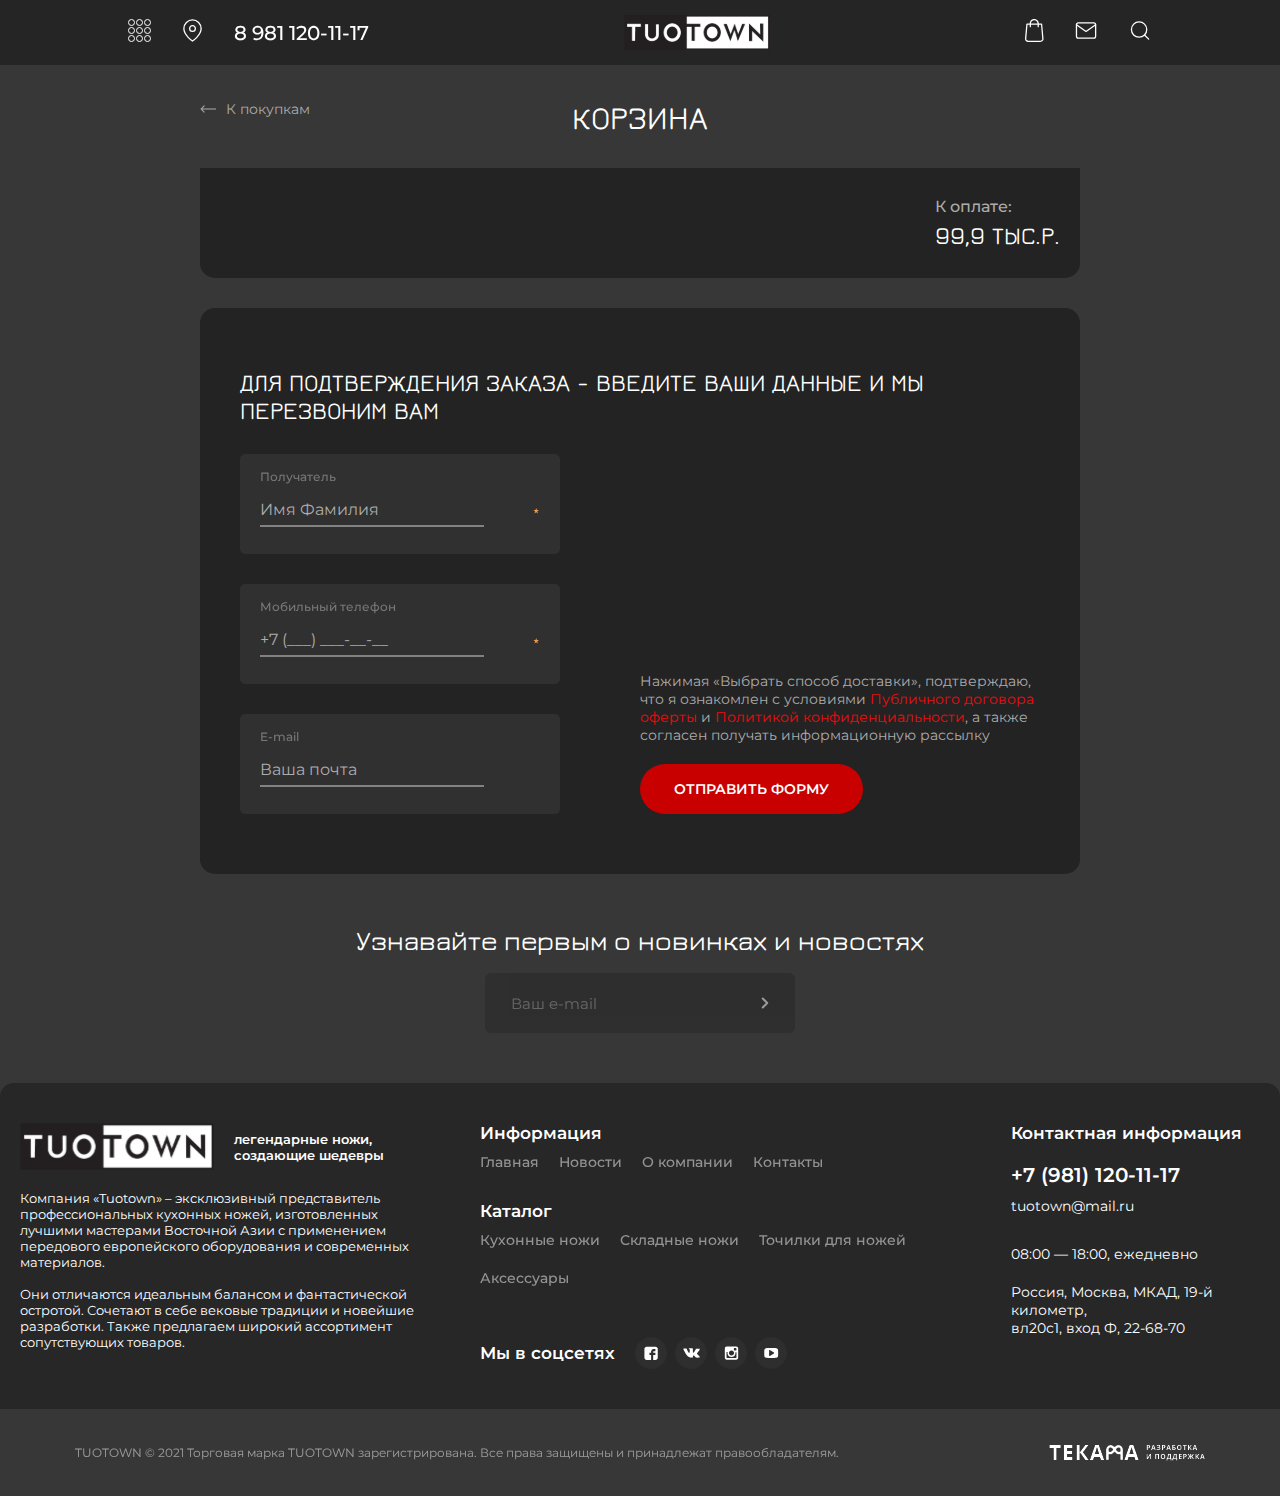
<file: pages/basket.html>
<!DOCTYPE html><html lang="en"><head><meta charset="UTF-8" /><meta http-equiv="X-UA-Compatible" content="IE=edge" /><meta name="viewport" content="width=device-width, initial-scale=1.0" /><meta name="author" content="Abdullaev Usmon" /><link rel="preconnect" href="https://fonts.googleapis.com" /><link rel="preconnect" href="https://fonts.gstatic.com" crossorigin /><link href="https://fonts.googleapis.com/css2?family=Jura:wght@300;400;500;600;700&display=swap" rel="stylesheet" /><link href="https://fonts.googleapis.com/css2?family=Montserrat:ital,wght@0,100;0,200;0,300;0,400;0,500;0,600;0,700;0,800;0,900;1,100;1,200;1,300;1,400;1,500;1,600;1,700;1,800;1,900&display=swap" rel="stylesheet" /><link rel="stylesheet" href="../css/main.css" /><link rel="stylesheet" href="../css/basket.css" /><title>TUOTOWN</title></head><body><div class="container" style="display: block"><div class="menu"><div class="menu-block"><div class="close"><svg width="8" height="14" viewBox="0 0 8 14" fill="none" xmlns="http://www.w3.org/2000/svg" ><path d="M7 13L1 7L7 1" stroke="white" stroke-width="2" stroke-linecap="round" stroke-linejoin="round" /></svg></div><ul><li><a href="#"> Menu link </a></li><li><a href="#"> Menu link </a></li><li><a href="#"> Menu link </a></li><li><a href="#"> Menu link </a></li><li><a href="#"> Menu link </a></li><li><a href="#footer"> Footer </a></li></ul></div></div><nav class="nav"><div class="nav-block"><div class="nav-item"><div class="nav-menu-logo"><svg width="23" height="23" viewBox="0 0 23 23" fill="none" xmlns="http://www.w3.org/2000/svg" ><circle cx="3.5" cy="3.5" r="3" stroke="white" /><circle cx="3.5" cy="11.5" r="3" stroke="white" /><circle cx="3.5" cy="19.5" r="3" stroke="white" /><circle cx="11.5" cy="3.5" r="3" stroke="white" /><circle cx="11.5" cy="11.5" r="3" stroke="white" /><circle cx="11.5" cy="19.5" r="3" stroke="white" /><circle cx="19.5" cy="3.5" r="3" stroke="white" /><circle cx="19.5" cy="11.5" r="3" stroke="white" /><circle cx="19.5" cy="19.5" r="3" stroke="white" /></svg></div><a href="./map.html" class="nav-location"><svg width="23" height="23" viewBox="0 0 23 23" fill="none" xmlns="http://www.w3.org/2000/svg" ><path d="M20.125 9.58333C20.125 16.2917 11.5 22.0417 11.5 22.0417C11.5 22.0417 2.875 16.2917 2.875 9.58333C2.875 7.29584 3.7837 5.10203 5.4012 3.48453C7.0187 1.86703 9.21251 0.958328 11.5 0.958328C13.7875 0.958328 15.9813 1.86703 17.5988 3.48453C19.2163 5.10203 20.125 7.29584 20.125 9.58333Z" stroke="white" stroke-width="1.3" stroke-linecap="round" stroke-linejoin="round" /><path d="M11.5 12.4583C13.0878 12.4583 14.375 11.1711 14.375 9.58333C14.375 7.99551 13.0878 6.70833 11.5 6.70833C9.91218 6.70833 8.625 7.99551 8.625 9.58333C8.625 11.1711 9.91218 12.4583 11.5 12.4583Z" stroke="white" stroke-width="1.3" stroke-linecap="round" stroke-linejoin="round" /></svg></a><a class="nav__tel" href="tel:89811201117"> 8 981 120-11-17 </a></div><a class="nav-item" href="../index.html"><img class="nav__logo" src="../images/logo.svg" alt="logo" /></a><div class="nav-item"><div class="nav-basket"><svg width="19" height="23" viewBox="0 0 19 23" fill="none" xmlns="http://www.w3.org/2000/svg" ><path d="M9.72182 0C10.0481 0.076412 10.3862 0.129313 10.7065 0.235114C12.5512 0.864043 13.7198 2.39816 13.8443 4.33197C13.8443 4.36724 13.8562 4.4025 13.8621 4.47304C13.9452 4.47304 14.0282 4.47304 14.1053 4.47304C14.8883 4.47304 15.6772 4.47304 16.4602 4.47304C16.9466 4.47304 17.1839 4.68464 17.2313 5.16075C17.3915 6.9241 17.5457 8.69333 17.6999 10.4567C17.8898 12.5551 18.0796 14.6593 18.2694 16.7577C18.3643 17.7864 18.4889 18.815 18.5363 19.8436C18.5838 20.9016 18.0796 21.7128 17.2313 22.3182C16.5611 22.7943 15.7959 22.9882 14.9714 22.9882C12.0055 22.9824 9.03374 22.9882 6.0679 22.9882C5.13662 22.9882 4.21128 23.0176 3.28 22.9765C2.10553 22.9295 1.13867 22.4475 0.456521 21.4718C-0.0120822 20.8017 -0.0595357 20.0493 0.0235079 19.2617C0.195527 17.6335 0.326024 15.9995 0.468385 14.3654C0.610745 12.7608 0.759037 11.162 0.901398 9.55737C1.03189 8.13494 1.15646 6.7125 1.28103 5.29006C1.28696 5.2254 1.28696 5.15487 1.29882 5.09021C1.35814 4.67876 1.58947 4.47304 2.01656 4.46716C2.8114 4.46128 3.60032 4.46716 4.39516 4.46716C4.48414 4.46716 4.57311 4.46716 4.66802 4.46716C4.70361 3.7677 4.84004 3.12113 5.15442 2.52159C5.90181 1.12855 7.05849 0.305648 8.62446 0.0470227C8.6897 0.0352671 8.75495 0.0176335 8.8202 0C9.11679 0 9.4193 0 9.72182 0ZM4.68581 5.76029C3.95622 5.76029 3.25628 5.76029 2.54448 5.76029C2.53854 5.80731 2.52668 5.84258 2.52668 5.88372C2.34873 7.89394 2.16485 9.91004 1.9869 11.9203C1.75556 14.5418 1.52422 17.1692 1.28696 19.7907C1.24544 20.2727 1.40559 20.6724 1.7259 21.0192C2.22416 21.5482 2.86479 21.7304 3.57066 21.7304C7.36694 21.7363 11.1691 21.7363 14.9654 21.7304C15.3925 21.7304 15.8018 21.6599 16.1933 21.4718C16.8161 21.172 17.3618 20.5313 17.2551 19.7084C17.1898 19.2147 17.1602 18.7092 17.1186 18.2096C16.9644 16.4462 16.8043 14.677 16.65 12.9136C16.4721 10.9269 16.2941 8.93432 16.1162 6.94761C16.0806 6.55379 16.0391 6.15998 16.0035 5.77204C15.2798 5.77204 14.5739 5.77204 13.8562 5.77204C13.8562 5.85433 13.8562 5.92487 13.8562 5.98952C13.8562 6.55967 13.8621 7.12982 13.8503 7.6941C13.8443 8.05264 13.5596 8.31715 13.2097 8.31127C12.8715 8.30539 12.5987 8.04677 12.5809 7.69997C12.575 7.58242 12.5809 7.45898 12.5809 7.34143C12.5809 6.8183 12.5809 6.29517 12.5809 5.77204C10.3624 5.77204 8.17365 5.77204 5.96706 5.77204C5.96706 5.83082 5.96706 5.87784 5.96706 5.91899C5.96706 6.50089 5.97299 7.08868 5.96706 7.67059C5.96113 8.04677 5.68234 8.31715 5.32644 8.31127C4.97647 8.31127 4.70954 8.04089 4.69768 7.68234C4.69175 7.57066 4.69768 7.45898 4.69768 7.3473C4.68581 6.8183 4.68581 6.29517 4.68581 5.76029ZM12.575 4.46128C12.4919 3.23281 11.9521 2.29236 10.8844 1.6987C9.72775 1.05801 8.55921 1.10503 7.44998 1.82213C6.50684 2.43343 6.02638 3.33274 5.96706 4.46128C8.17958 4.46128 10.3684 4.46128 12.575 4.46128Z" fill="white" /></svg></div><a class="nav-message" href="./servis.html"><svg width="24" height="23" viewBox="0 0 24 23" fill="none" xmlns="http://www.w3.org/2000/svg" ><path d="M4.38175 3.83333H19.7151C20.7693 3.83333 21.6318 4.69583 21.6318 5.74999V17.25C21.6318 18.3042 20.7693 19.1667 19.7151 19.1667H4.38175C3.32759 19.1667 2.46509 18.3042 2.46509 17.25V5.74999C2.46509 4.69583 3.32759 3.83333 4.38175 3.83333Z" stroke="white" stroke-width="1.3" stroke-linecap="round" stroke-linejoin="round" /><path d="M21.6318 5.75L12.0484 12.4583L2.46509 5.75" stroke="white" stroke-width="1.3" stroke-linecap="round" stroke-linejoin="round" /></svg></a><a class="nav-search" href="./catalog.html"><svg width="24" height="23" viewBox="0 0 24 23" fill="none" xmlns="http://www.w3.org/2000/svg" ><path d="M11.09 18.2083C15.3242 18.2083 18.7567 14.7759 18.7567 10.5417C18.7567 6.30748 15.3242 2.875 11.09 2.875C6.85582 2.875 3.42334 6.30748 3.42334 10.5417C3.42334 14.7759 6.85582 18.2083 11.09 18.2083Z" stroke="white" stroke-width="1.3" stroke-linecap="round" stroke-linejoin="round" /><path d="M20.6734 20.125L16.5046 15.9563" stroke="white" stroke-width="1.3" stroke-linecap="round" stroke-linejoin="round" /></svg></a></div></div></nav><section class="section"><div class="section-block"><div class="basket-header"><div class="back"><a class="back__link" href="./catalog.html"><svg width="16" height="8" viewBox="0 0 16 8" fill="none" xmlns="http://www.w3.org/2000/svg" ><path d="M0.646445 4.35355C0.451183 4.15829 0.451183 3.84171 0.646445 3.64645L3.82843 0.464466C4.02369 0.269204 4.34027 0.269204 4.53553 0.464466C4.73079 0.659728 4.73079 0.976311 4.53553 1.17157L1.70711 4L4.53553 6.82843C4.73079 7.02369 4.73079 7.34027 4.53553 7.53553C4.34027 7.7308 4.02369 7.7308 3.82843 7.53553L0.646445 4.35355ZM16 4.5L0.999999 4.5V3.5L16 3.5V4.5Z" fill="#ADACAC" /></svg><span>К покупкам</span></a></div><div class="basket-title"><h1 class="basket__title">Корзина</h1></div></div><div class="bas"><div class="bas-block"><div class="bas-cards"><div class="bas-main-cards"></div><div class="bas-last-card"><div class="last-text"><p class="last__info">К оплате:</p><h5 class="last__title">99,9 тыс.р.</h5></div></div></div></div></div><div class="data"><div class="data-block"><h3 class="data__title"> Для подтверждения заказа - введите ваши данные и мы перезвоним вам </h3><div class="data-form"><div class="data-inputs"><label class="data-input" for="data__input-name"><span class="data-input__info"> Получатель </span><div class="data-input-block"><input class="data__input" id="data__input-name" type="text" placeholder="Имя Фамилия" /><span class="data-input__star"><svg width="7" height="6" viewBox="0 0 7 6" fill="none" xmlns="http://www.w3.org/2000/svg" ><path d="M3.20117 0L3.87471 2.07295H6.05434L4.29099 3.3541L4.96453 5.42705L3.20117 4.1459L1.43782 5.42705L2.11136 3.3541L0.348002 2.07295H2.52763L3.20117 0Z" fill="#F2994A" /></svg></span></div></label><label class="data-input" for="data__input-tel"><span class="data-input__info"> Мобильный телефон </span><div class="data-input-block"><input class="data__input" id="data__input-tel" type="tel" placeholder="+7 (___) ___-__-__" /><span class="data-input__star"><svg width="7" height="6" viewBox="0 0 7 6" fill="none" xmlns="http://www.w3.org/2000/svg" ><path d="M3.20117 0L3.87471 2.07295H6.05434L4.29099 3.3541L4.96453 5.42705L3.20117 4.1459L1.43782 5.42705L2.11136 3.3541L0.348002 2.07295H2.52763L3.20117 0Z" fill="#F2994A" /></svg></span></div></label><label class="data-input" for="data__input-email"><span class="data-input__info"> E-mail </span><div class="data-input-block"><input class="data__input" id="data__input-email" type="email" placeholder="Ваша почта" /></div></label></div><div class="data-send"><p class="data__info"> Нажимая «Выбрать способ доставки», подтверждаю, что я ознакомлен с условиями <span>Публичного договора оферты</span> и <span>Политикой конфиденциальности</span>, а также согласен получать информационную рассылку </p><button class="data__btn">Отправить форму</button></div></div></div></div><div class="email"><div class="email-block"><h2 class="email__title"> Узнавайте первым о новинках и новостях </h2><div class="email-input"><input class="email__input" type="email" placeholder="Ваш e-mail" /><span title="Отправить"><svg width="8" height="12" viewBox="0 0 8 12" fill="none" xmlns="http://www.w3.org/2000/svg" ><path d="M1.75 10.5L6.25 6L1.75 1.5" stroke="white" stroke-width="2" stroke-linecap="round" stroke-linejoin="round" /></svg></span></div></div></div></div></section><footer class="footer" id="footer"><div class="footer-block"><div class="footer-top"><div class="footer-cards"><div class="footer-card-1"><div class="footer-logo"><img class="footer__logo" src="../images/logo.svg" alt="footer-logo" /><span> легендарные ножи, создающие шедевры </span></div><p class="footer__info"> Компания «Tuotown» – эксклюзивный представитель профессиональных кухонных ножей, изготовленных лучшими мастерами Восточной Азии с применением передового европейского оборудования и современных материалов. <br /><br /> Они отличаются идеальным балансом и фантастической остротой. Сочетают в себе вековые традиции и новейшие разработки. Также предлагаем широкий ассортимент сопутствующих товаров. </p></div><div class="footer-card-2"><div class="footer-menu"><h3 class="footer-menu__title">Информация</h3><ul><li><a href="../index.html"> Главная </a></li><li><a href="../index.html"> Новости </a></li><li><a href="../index.html"> О компании </a></li><li><a href="../index.html"> Контакты </a></li></ul></div><div class="catalog-menu"><h3 class="catalog-menu__title">Каталог</h3><ul><li><a href="./catalog.html"> Кухонные ножи </a></li><li><a href="./catalog.html"> Складные ножи </a></li><li><a href="./catalog.html"> Точилки для ножей </a></li><li><a href="./catalog.html"> Аксессуары </a></li></ul></div><div class="social"><h3 class="social__title">Мы в соцсетях</h3><div class="social-links"><a class="facebook" href="https://www.facebook.com" target="_blank" title="Facebook" ><svg width="14" height="14" viewBox="0 0 14 14" fill="none" xmlns="http://www.w3.org/2000/svg" ><path d="M13.7422 2.83688C13.7422 1.6626 12.7061 0.626465 11.5318 0.626465H2.62106C1.44678 0.626465 0.410645 1.6626 0.410645 2.83688V11.7476C0.410645 12.9219 1.44678 13.958 2.62106 13.958H7.11097V8.91553H5.45316V6.70511H7.11097V5.80713C7.11097 4.28747 8.21618 2.97503 9.59769 2.97503H11.3937V5.18544H9.59769C9.39047 5.18544 9.18324 5.39268 9.18324 5.80713V6.70511H11.3937V8.91553H9.18324V13.958H11.5318C12.7061 13.958 13.7422 12.9219 13.7422 11.7476V2.83688Z" fill="white" /></svg></a><a class="vk" href="https://www.vk.com" target="_blank" title="ВКонтакте" ><svg width="17" height="10" viewBox="0 0 17 10" fill="none" xmlns="http://www.w3.org/2000/svg" ><path d="M16.5848 8.69557C16.5848 8.63047 16.5197 8.63047 16.5197 8.56536C16.2593 8.0445 15.6733 7.39343 14.892 6.67725C14.5014 6.35171 14.306 6.09128 14.1758 5.96106C13.9805 5.70063 13.9805 5.50532 14.0456 5.24489C14.1107 5.04956 14.3711 4.72402 14.8269 4.13805C15.0873 3.81252 15.2175 3.6172 15.4129 3.42188C16.3895 2.11973 16.8452 1.27332 16.715 0.88268L16.6499 0.817578C16.5848 0.752471 16.5197 0.687366 16.3895 0.687366C16.2593 0.622258 16.0639 0.622258 15.8686 0.687366H13.3945C13.3294 0.687366 13.3294 0.687366 13.1992 0.687366C13.1341 0.687366 13.069 0.687366 13.069 0.687366H13.0039H12.9388L12.8737 0.752467C12.8086 0.817574 12.8086 0.817572 12.8086 0.88268C12.5481 1.59886 12.2226 2.18483 11.8971 2.8359C11.7017 3.16144 11.5064 3.48698 11.3111 3.74741C11.1158 4.00784 10.9856 4.20316 10.8553 4.33338C10.7251 4.46359 10.5949 4.5287 10.5298 4.65891C10.4647 4.72402 10.3345 4.78913 10.3345 4.72403C10.2694 4.72403 10.2043 4.72402 10.2043 4.65891C10.1392 4.59381 10.0741 4.5287 10.009 4.46359C9.94384 4.39848 9.94384 4.26827 9.87873 4.13805C9.87873 4.00784 9.87873 3.87762 9.87873 3.81252C9.87873 3.74741 9.87873 3.55209 9.87873 3.42188C9.87873 3.22655 9.87873 3.09634 9.87873 3.03123C9.87873 2.83591 9.87873 2.57548 9.87873 2.31505C9.87873 2.05462 9.87873 1.85929 9.87873 1.72908C9.87873 1.59886 9.87873 1.40354 9.87873 1.27333C9.87873 1.07801 9.87873 0.947787 9.87873 0.88268C9.87873 0.817572 9.81364 0.687362 9.81364 0.622254C9.74853 0.557147 9.68341 0.492037 9.6183 0.42693C9.5532 0.361822 9.42299 0.361824 9.35788 0.296717C9.03234 0.231609 8.6417 0.166504 8.18595 0.166504C7.14423 0.166504 6.42805 0.231613 6.16762 0.361828C6.0374 0.426936 5.90719 0.492039 5.84208 0.622254C5.71186 0.752469 5.71186 0.817578 5.77697 0.817578C6.1025 0.882686 6.36294 1.01289 6.49315 1.20822L6.55826 1.33844C6.62337 1.40355 6.62336 1.53376 6.68847 1.72908C6.75358 1.9244 6.75358 2.11972 6.75358 2.38015C6.75358 2.7708 6.75358 3.16145 6.75358 3.42188C6.75358 3.74741 6.68847 3.94273 6.68847 4.13805C6.68847 4.33337 6.62337 4.46359 6.55826 4.5287C6.49316 4.65892 6.49315 4.72403 6.42804 4.72403C6.42804 4.72403 6.42804 4.78913 6.36293 4.78913C6.29782 4.78913 6.23272 4.85424 6.1025 4.85424C6.0374 4.85424 5.90719 4.78913 5.84208 4.72403C5.71186 4.65892 5.58165 4.5287 5.51654 4.39849C5.38633 4.26827 5.25611 4.07295 5.12589 3.81252C4.99568 3.55209 4.80035 3.29166 4.67013 2.90102L4.53993 2.64059C4.47482 2.51037 4.34461 2.24994 4.21439 1.9244C4.08418 1.59887 3.95396 1.33844 3.82374 1.0129C3.75864 0.882688 3.69354 0.817574 3.62843 0.752467H3.56332C3.56332 0.752467 3.4982 0.687366 3.4331 0.687366C3.36799 0.687366 3.30289 0.622254 3.23778 0.622254H0.893909C0.633479 0.622254 0.503266 0.68736 0.438158 0.752467L0.373047 0.817578C0.373047 0.817578 0.373047 0.882684 0.373047 0.947791C0.373047 1.0129 0.373051 1.078 0.438158 1.20822C0.763696 1.98951 1.15434 2.7708 1.54498 3.55209C1.93563 4.26827 2.32628 4.91935 2.58671 5.3751C2.91224 5.83085 3.17267 6.2866 3.49821 6.67725C3.82374 7.06789 4.01906 7.32832 4.08417 7.45854C4.21438 7.58875 4.27949 7.65385 4.3446 7.71896L4.53993 7.91429C4.67014 8.0445 4.86546 8.23983 5.12589 8.43515C5.38632 8.63047 5.71186 8.82579 6.03739 9.02111C6.36293 9.21643 6.75358 9.34666 7.14423 9.47687C7.59998 9.60709 7.99062 9.67219 8.38127 9.60708H9.35788C9.5532 9.60708 9.68342 9.54198 9.81364 9.41176L9.87873 9.34665C9.87873 9.28154 9.94384 9.28154 9.94384 9.21644C9.94384 9.15133 9.94384 9.08622 9.94384 8.95601C9.94384 8.69558 9.94384 8.50026 10.009 8.30494C10.0741 8.10961 10.0741 7.9794 10.1392 7.84919C10.2043 7.71897 10.2694 7.65386 10.3345 7.58875C10.3996 7.52364 10.4647 7.45854 10.4647 7.45854H10.5298C10.66 7.39343 10.8553 7.45853 10.9856 7.58875C11.1809 7.71896 11.3762 7.91429 11.5064 8.10961C11.6366 8.30493 11.832 8.50026 12.0924 8.76069C12.3528 9.02112 12.5481 9.21644 12.6784 9.28155L12.8737 9.41176C13.0039 9.47687 13.1341 9.54198 13.3294 9.60708C13.5248 9.67219 13.655 9.67219 13.7852 9.67219L15.9988 9.60708C16.1942 9.60708 16.3895 9.54198 16.5197 9.47687C16.6499 9.41176 16.715 9.34665 16.715 9.21644C16.715 9.15133 16.715 9.02112 16.715 8.95601C16.5848 8.8258 16.5848 8.76068 16.5848 8.69557Z" fill="white" /></svg></a><a class="instagram" href="https://www.instagram.com" target="_blank" title="Instagram" ><svg width="15" height="14" viewBox="0 0 15 14" fill="none" xmlns="http://www.w3.org/2000/svg" ><path d="M12.2662 0.410645H2.72897C1.65219 0.410645 0.831787 1.23105 0.831787 2.30783V11.845C0.831787 12.9218 1.65219 13.7422 2.72897 13.7422H12.2662C13.343 13.7422 14.1634 12.9218 14.1634 11.845V2.30783C14.1634 1.23105 13.343 0.410645 12.2662 0.410645ZM7.49758 11.0759C9.70242 11.0759 11.4971 9.33255 11.4971 7.23026C11.4971 6.87133 11.4458 6.46113 11.3432 6.15348H12.4713V11.5887C12.4713 11.845 12.2662 12.1014 11.9585 12.1014H3.03663C2.78025 12.1014 2.52387 11.8963 2.52387 11.5887V6.1022H3.70321C3.60066 6.46113 3.54938 6.82006 3.54938 7.17899C3.4981 9.33255 5.29274 11.0759 7.49758 11.0759ZM7.49758 9.53765C6.06187 9.53765 4.93381 8.40959 4.93381 7.02516C4.93381 5.64073 6.06187 4.51267 7.49758 4.51267C8.93329 4.51267 10.0613 5.64073 10.0613 7.02516C10.0613 8.46087 8.93329 9.53765 7.49758 9.53765ZM12.42 4.05119C12.42 4.35884 12.1636 4.61522 11.856 4.61522H10.4203C10.1126 4.61522 9.85624 4.35884 9.85624 4.05119V2.66676C9.85624 2.35911 10.1126 2.10273 10.4203 2.10273H11.856C12.1636 2.10273 12.42 2.35911 12.42 2.66676V4.05119Z" fill="white" /></svg></a><a class="youtube" href="https://www.youtube.com" target="_blank" title="YouTube" ><svg width="15" height="12" viewBox="0 0 15 12" fill="none" xmlns="http://www.w3.org/2000/svg" ><path d="M14.1486 4.83193C14.1486 4.52775 14.098 4.17288 14.098 3.76731C14.0473 3.36174 13.9965 2.95616 13.9459 2.60129C13.8445 2.19572 13.6924 1.89154 13.3882 1.63806C13.1347 1.38458 12.7798 1.23248 12.425 1.18179C11.2589 1.0297 9.53527 0.979004 7.20323 0.979004C4.8712 0.979004 3.09681 1.0297 1.98149 1.18179C1.62661 1.23248 1.27174 1.38458 1.01826 1.63806C0.764777 1.89154 0.561988 2.19572 0.460595 2.60129C0.359202 2.95616 0.308512 3.31104 0.308512 3.76731C0.257816 4.17288 0.257812 4.52775 0.257812 4.83193C0.257812 5.13611 0.257812 5.49098 0.257812 5.99795C0.257812 6.50491 0.257812 6.91049 0.257812 7.16397C0.257812 7.46815 0.308512 7.82303 0.308512 8.2286C0.359208 8.63417 0.409899 9.03973 0.460595 9.39461C0.561988 9.80018 0.71408 10.1044 1.01826 10.3578C1.27174 10.6113 1.62661 10.7634 1.98149 10.8141C3.14751 10.9662 4.8712 11.0169 7.20323 11.0169C9.53527 11.0169 11.3096 10.9662 12.425 10.8141C12.7798 10.7634 13.1347 10.6113 13.3882 10.3578C13.6417 10.1044 13.8445 9.80018 13.9459 9.39461C14.0472 9.03973 14.098 8.68486 14.098 8.2286C14.1486 7.82303 14.1486 7.46815 14.1486 7.16397C14.1486 6.85979 14.1486 6.50491 14.1486 5.99795C14.1486 5.49098 14.1486 5.08541 14.1486 4.83193ZM9.89014 6.40352L5.88512 8.88764C5.83442 8.93834 5.73303 8.98904 5.63164 8.98904C5.53025 8.98904 5.47955 8.98904 5.37816 8.93834C5.22607 8.83695 5.12467 8.68486 5.12467 8.48208V3.46313C5.12467 3.26034 5.22607 3.10825 5.37816 3.00686C5.53025 2.90547 5.73303 2.90547 5.88512 3.00686L9.89014 5.49098C10.0422 5.59238 10.1436 5.74447 10.1436 5.89656C10.1436 6.04865 10.0422 6.30213 9.89014 6.40352Z" fill="white" /></svg></a></div></div></div><div class="footer-card-3"><h2 class="title">Контактная информация</h2><a class="tel" href="tel:+79811201117"> +7 (981) 120-11-17 </a><a class="email" href="tomail:tuotown@mail.ru"> tuotown@mail.ru </a><h5 class="time">08:00 — 18:00, ежедневно</h5><h5 class="location"> Россия, Москва, МКАД, 19-й километр, <br /> вл20с1, вход Ф, 22-68-70 </h5></div></div></div><div class="footer-footer"><h6 class="footer-footer__info"> TUOTOWN © 2021 Торговая марка TUOTOWN зарегистрирована. Все права защищены и принадлежат правообладателям. </h6><img class="footer-footer__logo" src="../images/footer-logo.svg" alt="logo" /></div></div></footer></div><script src="../js/basket.js"></script></body></html>
</file>
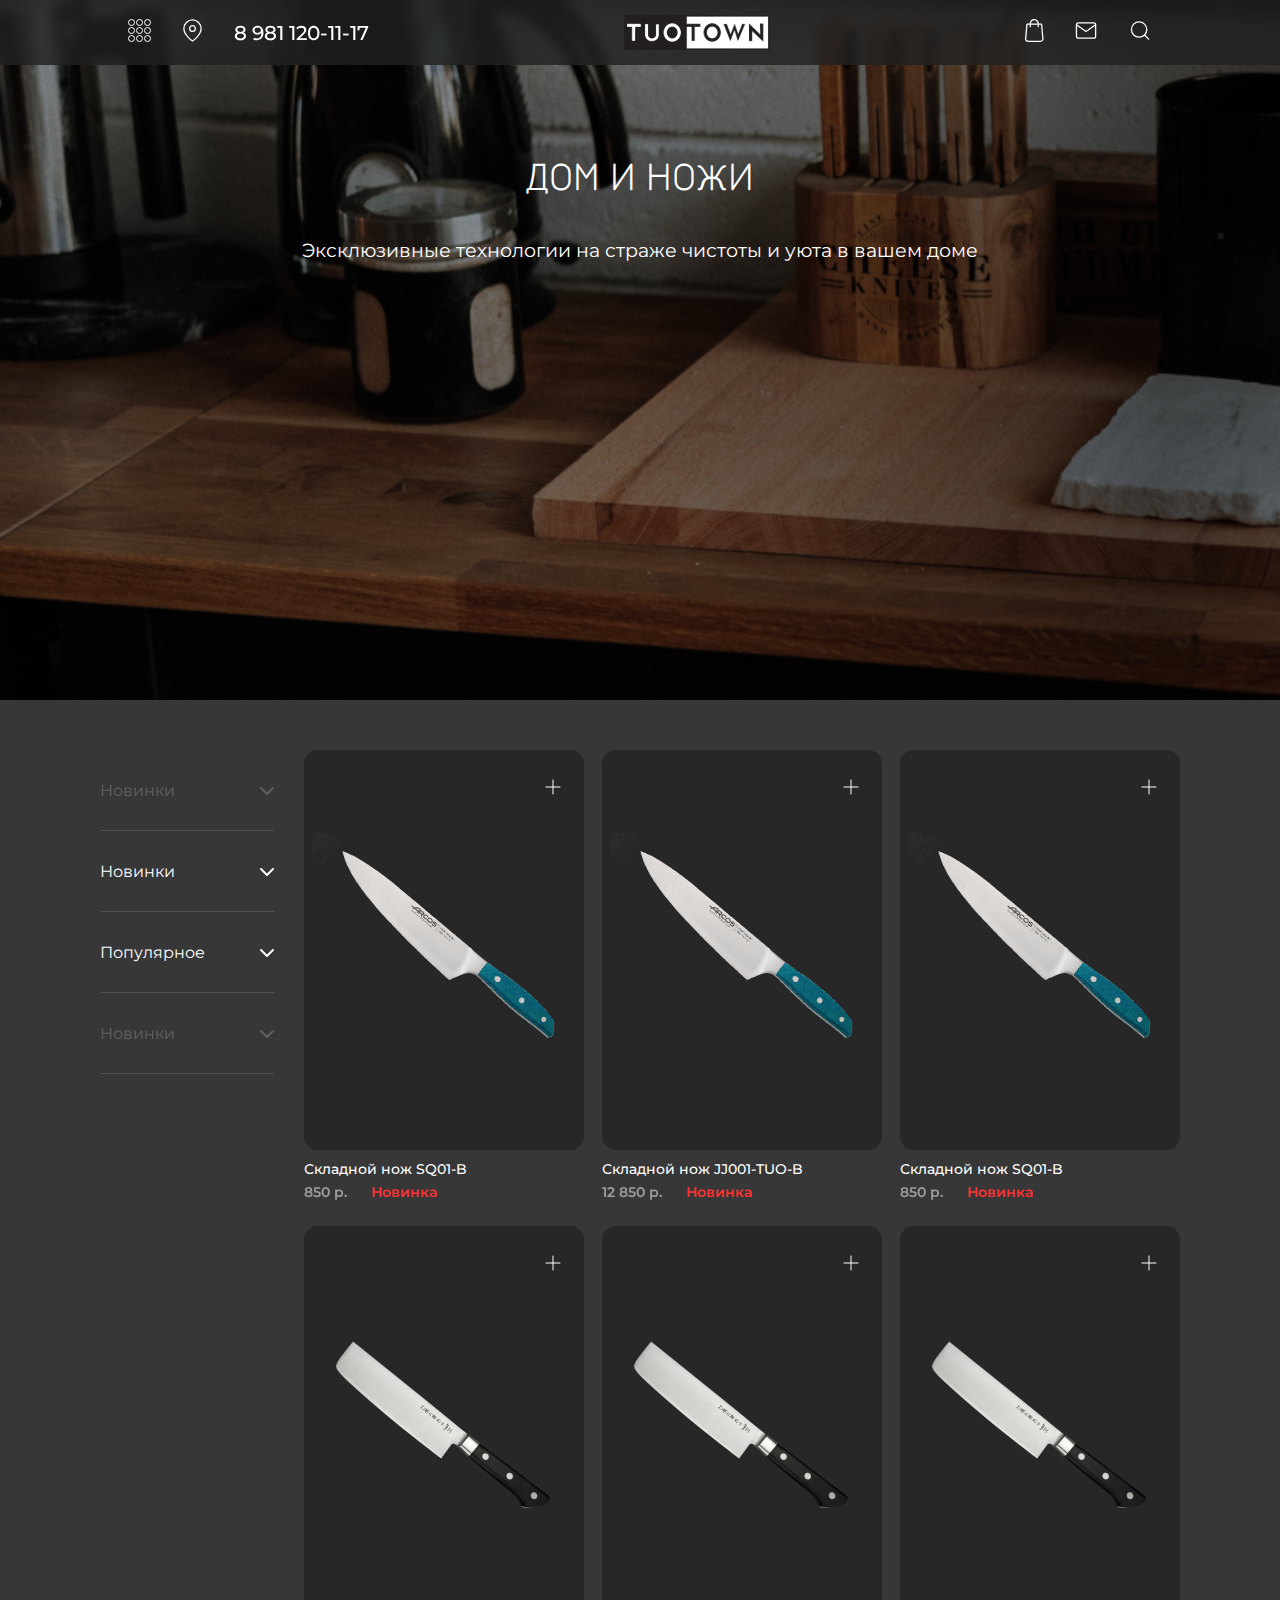
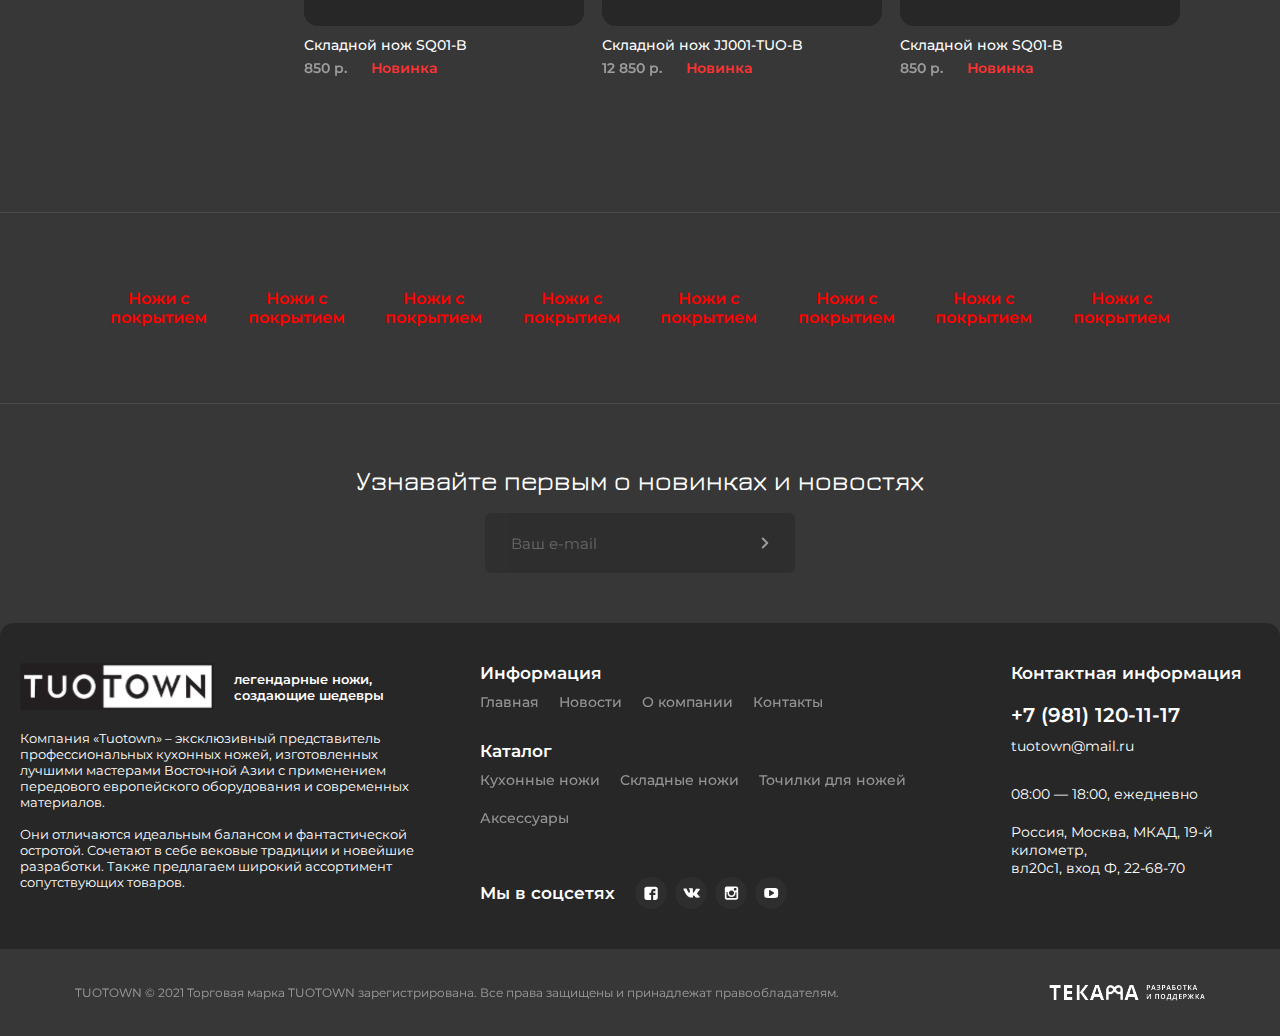
<file: pages/catalog.html>
<!DOCTYPE html><html lang="en"><head><meta charset="UTF-8" /><meta http-equiv="X-UA-Compatible" content="IE=edge" /><meta name="viewport" content="width=device-width, initial-scale=1.0" /><meta name="author" content="Abdullaev Usmon" /><link rel="preconnect" href="https://fonts.googleapis.com" /><link rel="preconnect" href="https://fonts.gstatic.com" crossorigin /><link href="https://fonts.googleapis.com/css2?family=Jura:wght@300;400;500;600;700&display=swap" rel="stylesheet" /><link href="https://fonts.googleapis.com/css2?family=Montserrat:ital,wght@0,100;0,200;0,300;0,400;0,500;0,600;0,700;0,800;0,900;1,100;1,200;1,300;1,400;1,500;1,600;1,700;1,800;1,900&display=swap" rel="stylesheet" /><link rel="stylesheet" href="../css/main.css" /><link rel="stylesheet" href="../css/catalog.css" /><title>TUOTOWN</title></head><body><div class="container" style="display: block"><div class="menu"><div class="menu-block"><div class="close"><svg width="8" height="14" viewBox="0 0 8 14" fill="none" xmlns="http://www.w3.org/2000/svg" ><path d="M7 13L1 7L7 1" stroke="white" stroke-width="2" stroke-linecap="round" stroke-linejoin="round" /></svg></div><ul><li><a href="#"> Menu link </a></li><li><a href="#"> Menu link </a></li><li><a href="#"> Menu link </a></li><li><a href="#"> Menu link </a></li><li><a href="#"> Menu link </a></li><li><a href="#footer"> Footer </a></li></ul></div></div><nav class="nav"><div class="nav-block"><div class="nav-item"><div class="nav-menu-logo"><svg width="23" height="23" viewBox="0 0 23 23" fill="none" xmlns="http://www.w3.org/2000/svg" ><circle cx="3.5" cy="3.5" r="3" stroke="white" /><circle cx="3.5" cy="11.5" r="3" stroke="white" /><circle cx="3.5" cy="19.5" r="3" stroke="white" /><circle cx="11.5" cy="3.5" r="3" stroke="white" /><circle cx="11.5" cy="11.5" r="3" stroke="white" /><circle cx="11.5" cy="19.5" r="3" stroke="white" /><circle cx="19.5" cy="3.5" r="3" stroke="white" /><circle cx="19.5" cy="11.5" r="3" stroke="white" /><circle cx="19.5" cy="19.5" r="3" stroke="white" /></svg></div><a class="nav-location" href="./map.html"><svg width="23" height="23" viewBox="0 0 23 23" fill="none" xmlns="http://www.w3.org/2000/svg" ><path d="M20.125 9.58333C20.125 16.2917 11.5 22.0417 11.5 22.0417C11.5 22.0417 2.875 16.2917 2.875 9.58333C2.875 7.29584 3.7837 5.10203 5.4012 3.48453C7.0187 1.86703 9.21251 0.958328 11.5 0.958328C13.7875 0.958328 15.9813 1.86703 17.5988 3.48453C19.2163 5.10203 20.125 7.29584 20.125 9.58333Z" stroke="white" stroke-width="1.3" stroke-linecap="round" stroke-linejoin="round" /><path d="M11.5 12.4583C13.0878 12.4583 14.375 11.1711 14.375 9.58333C14.375 7.99551 13.0878 6.70833 11.5 6.70833C9.91218 6.70833 8.625 7.99551 8.625 9.58333C8.625 11.1711 9.91218 12.4583 11.5 12.4583Z" stroke="white" stroke-width="1.3" stroke-linecap="round" stroke-linejoin="round" /></svg></a><a class="nav__tel" href="tel:89811201117"> 8 981 120-11-17 </a></div><a class="nav-item" href="../index.html"><img class="nav__logo" src="../images/logo.svg" alt="logo" /></a><div class="nav-item"><a class="nav-basket" href="./basket.html"><svg width="19" height="23" viewBox="0 0 19 23" fill="none" xmlns="http://www.w3.org/2000/svg" ><path d="M9.72182 0C10.0481 0.076412 10.3862 0.129313 10.7065 0.235114C12.5512 0.864043 13.7198 2.39816 13.8443 4.33197C13.8443 4.36724 13.8562 4.4025 13.8621 4.47304C13.9452 4.47304 14.0282 4.47304 14.1053 4.47304C14.8883 4.47304 15.6772 4.47304 16.4602 4.47304C16.9466 4.47304 17.1839 4.68464 17.2313 5.16075C17.3915 6.9241 17.5457 8.69333 17.6999 10.4567C17.8898 12.5551 18.0796 14.6593 18.2694 16.7577C18.3643 17.7864 18.4889 18.815 18.5363 19.8436C18.5838 20.9016 18.0796 21.7128 17.2313 22.3182C16.5611 22.7943 15.7959 22.9882 14.9714 22.9882C12.0055 22.9824 9.03374 22.9882 6.0679 22.9882C5.13662 22.9882 4.21128 23.0176 3.28 22.9765C2.10553 22.9295 1.13867 22.4475 0.456521 21.4718C-0.0120822 20.8017 -0.0595357 20.0493 0.0235079 19.2617C0.195527 17.6335 0.326024 15.9995 0.468385 14.3654C0.610745 12.7608 0.759037 11.162 0.901398 9.55737C1.03189 8.13494 1.15646 6.7125 1.28103 5.29006C1.28696 5.2254 1.28696 5.15487 1.29882 5.09021C1.35814 4.67876 1.58947 4.47304 2.01656 4.46716C2.8114 4.46128 3.60032 4.46716 4.39516 4.46716C4.48414 4.46716 4.57311 4.46716 4.66802 4.46716C4.70361 3.7677 4.84004 3.12113 5.15442 2.52159C5.90181 1.12855 7.05849 0.305648 8.62446 0.0470227C8.6897 0.0352671 8.75495 0.0176335 8.8202 0C9.11679 0 9.4193 0 9.72182 0ZM4.68581 5.76029C3.95622 5.76029 3.25628 5.76029 2.54448 5.76029C2.53854 5.80731 2.52668 5.84258 2.52668 5.88372C2.34873 7.89394 2.16485 9.91004 1.9869 11.9203C1.75556 14.5418 1.52422 17.1692 1.28696 19.7907C1.24544 20.2727 1.40559 20.6724 1.7259 21.0192C2.22416 21.5482 2.86479 21.7304 3.57066 21.7304C7.36694 21.7363 11.1691 21.7363 14.9654 21.7304C15.3925 21.7304 15.8018 21.6599 16.1933 21.4718C16.8161 21.172 17.3618 20.5313 17.2551 19.7084C17.1898 19.2147 17.1602 18.7092 17.1186 18.2096C16.9644 16.4462 16.8043 14.677 16.65 12.9136C16.4721 10.9269 16.2941 8.93432 16.1162 6.94761C16.0806 6.55379 16.0391 6.15998 16.0035 5.77204C15.2798 5.77204 14.5739 5.77204 13.8562 5.77204C13.8562 5.85433 13.8562 5.92487 13.8562 5.98952C13.8562 6.55967 13.8621 7.12982 13.8503 7.6941C13.8443 8.05264 13.5596 8.31715 13.2097 8.31127C12.8715 8.30539 12.5987 8.04677 12.5809 7.69997C12.575 7.58242 12.5809 7.45898 12.5809 7.34143C12.5809 6.8183 12.5809 6.29517 12.5809 5.77204C10.3624 5.77204 8.17365 5.77204 5.96706 5.77204C5.96706 5.83082 5.96706 5.87784 5.96706 5.91899C5.96706 6.50089 5.97299 7.08868 5.96706 7.67059C5.96113 8.04677 5.68234 8.31715 5.32644 8.31127C4.97647 8.31127 4.70954 8.04089 4.69768 7.68234C4.69175 7.57066 4.69768 7.45898 4.69768 7.3473C4.68581 6.8183 4.68581 6.29517 4.68581 5.76029ZM12.575 4.46128C12.4919 3.23281 11.9521 2.29236 10.8844 1.6987C9.72775 1.05801 8.55921 1.10503 7.44998 1.82213C6.50684 2.43343 6.02638 3.33274 5.96706 4.46128C8.17958 4.46128 10.3684 4.46128 12.575 4.46128Z" fill="white" /></svg></a><div class="nav-message"><svg width="24" height="23" viewBox="0 0 24 23" fill="none" xmlns="http://www.w3.org/2000/svg" ><path d="M4.38175 3.83333H19.7151C20.7693 3.83333 21.6318 4.69583 21.6318 5.74999V17.25C21.6318 18.3042 20.7693 19.1667 19.7151 19.1667H4.38175C3.32759 19.1667 2.46509 18.3042 2.46509 17.25V5.74999C2.46509 4.69583 3.32759 3.83333 4.38175 3.83333Z" stroke="white" stroke-width="1.3" stroke-linecap="round" stroke-linejoin="round" /><path d="M21.6318 5.75L12.0484 12.4583L2.46509 5.75" stroke="white" stroke-width="1.3" stroke-linecap="round" stroke-linejoin="round" /></svg></div><a class="nav-search" href="./catalog.html"><svg width="24" height="23" viewBox="0 0 24 23" fill="none" xmlns="http://www.w3.org/2000/svg" ><path d="M11.09 18.2083C15.3242 18.2083 18.7567 14.7759 18.7567 10.5417C18.7567 6.30748 15.3242 2.875 11.09 2.875C6.85582 2.875 3.42334 6.30748 3.42334 10.5417C3.42334 14.7759 6.85582 18.2083 11.09 18.2083Z" stroke="white" stroke-width="1.3" stroke-linecap="round" stroke-linejoin="round" /><path d="M20.6734 20.125L16.5046 15.9563" stroke="white" stroke-width="1.3" stroke-linecap="round" stroke-linejoin="round" /></svg></a></div></div></nav><header class="header"><div class="header-block"><div class="header-item"><h1 class="header__title">Дом и Ножи</h1><p class="header__info"> Эксклюзивные технологии на страже чистоты и уюта в вашем доме </p></div></div></header><section class="section"><div class="section-block"><div class="filtr"><div class="filtr-block"><div class="filtr-items"><div class="filtr-item disabled"><div class="filtr-head"><h3 class="filtr__title">Новинки</h3><div class="filtr-icon"><svg width="14" height="8" viewBox="0 0 14 8" fill="none" xmlns="http://www.w3.org/2000/svg" ><path fill-rule="evenodd" clip-rule="evenodd" d="M13.7072 1.70725L7.70725 7.70725C7.31625 8.09825 6.68425 8.09825 6.29325 7.70725L0.29325 1.70725C-0.09775 1.31625 -0.09775 0.68425 0.29325 0.29325C0.68425 -0.09775 1.31625 -0.09775 1.70725 0.29325L7.00025 5.58625L12.2933 0.29325C12.6842 -0.09775 13.3162 -0.09775 13.7072 0.29325C13.9022 0.48825 14.0002 0.74425 14.0002 1.00025C14.0002 1.25625 13.9022 1.51225 13.7072 1.70725Z" fill="white" /></svg></div></div><div class="filtr-menu"><h5>Складной нож</h5><h5>Складной нож</h5><h5>Складной нож</h5><h5>Складной нож</h5></div></div><div class="filtr-item"><div class="filtr-head"><h3 class="filtr__title">Новинки</h3><div class="filtr-icon"><svg width="14" height="8" viewBox="0 0 14 8" fill="none" xmlns="http://www.w3.org/2000/svg" ><path fill-rule="evenodd" clip-rule="evenodd" d="M13.7072 1.70725L7.70725 7.70725C7.31625 8.09825 6.68425 8.09825 6.29325 7.70725L0.29325 1.70725C-0.09775 1.31625 -0.09775 0.68425 0.29325 0.29325C0.68425 -0.09775 1.31625 -0.09775 1.70725 0.29325L7.00025 5.58625L12.2933 0.29325C12.6842 -0.09775 13.3162 -0.09775 13.7072 0.29325C13.9022 0.48825 14.0002 0.74425 14.0002 1.00025C14.0002 1.25625 13.9022 1.51225 13.7072 1.70725Z" fill="white" /></svg></div></div><div class="filtr-menu filtr-1"><h5>Складной нож</h5><h5>Складной нож</h5><h5>Складной нож</h5><h5>Складной нож</h5></div></div><div class="filtr-item"><div class="filtr-head"><h3 class="filtr__title">Популярное</h3><div class="filtr-icon"><svg width="14" height="8" viewBox="0 0 14 8" fill="none" xmlns="http://www.w3.org/2000/svg" ><path fill-rule="evenodd" clip-rule="evenodd" d="M13.7072 1.70725L7.70725 7.70725C7.31625 8.09825 6.68425 8.09825 6.29325 7.70725L0.29325 1.70725C-0.09775 1.31625 -0.09775 0.68425 0.29325 0.29325C0.68425 -0.09775 1.31625 -0.09775 1.70725 0.29325L7.00025 5.58625L12.2933 0.29325C12.6842 -0.09775 13.3162 -0.09775 13.7072 0.29325C13.9022 0.48825 14.0002 0.74425 14.0002 1.00025C14.0002 1.25625 13.9022 1.51225 13.7072 1.70725Z" fill="white" /></svg></div></div><div class="filtr-menu filtr-2"><h5>Складной нож</h5><h5>Складной нож</h5><h5>Складной нож</h5><h5>Складной нож</h5></div></div><div class="filtr-item disabled"><div class="filtr-head"><h3 class="filtr__title">Новинки</h3><div class="filtr-icon"><svg width="14" height="8" viewBox="0 0 14 8" fill="none" xmlns="http://www.w3.org/2000/svg" ><path fill-rule="evenodd" clip-rule="evenodd" d="M13.7072 1.70725L7.70725 7.70725C7.31625 8.09825 6.68425 8.09825 6.29325 7.70725L0.29325 1.70725C-0.09775 1.31625 -0.09775 0.68425 0.29325 0.29325C0.68425 -0.09775 1.31625 -0.09775 1.70725 0.29325L7.00025 5.58625L12.2933 0.29325C12.6842 -0.09775 13.3162 -0.09775 13.7072 0.29325C13.9022 0.48825 14.0002 0.74425 14.0002 1.00025C14.0002 1.25625 13.9022 1.51225 13.7072 1.70725Z" fill="white" /></svg></div></div><div class="filtr-menu"><h5>Складной нож</h5><h5>Складной нож</h5><h5>Складной нож</h5><h5>Складной нож</h5></div></div></div></div></div><div class="cards-block"><div class="cards-row"><div class="card"><div class="card-block"><div class="card-logo"><svg width="24" height="24" viewBox="0 0 24 24" fill="none" xmlns="http://www.w3.org/2000/svg" ><path d="M12 5V19" stroke="white" stroke-linecap="round" stroke-linejoin="round" /><path d="M5 12H19" stroke="white" stroke-linecap="round" stroke-linejoin="round" /></svg><svg width="15" height="19" viewBox="0 0 15 19" fill="none" xmlns="http://www.w3.org/2000/svg" ><path d="M7.86207 0C8.12591 0.0631229 8.39933 0.106823 8.65837 0.194224C10.1502 0.713775 11.0952 1.98109 11.1959 3.57858C11.1959 3.60772 11.2055 3.63685 11.2103 3.69512C11.2775 3.69512 11.3446 3.69512 11.407 3.69512C12.0402 3.69512 12.6782 3.69512 13.3114 3.69512C13.7047 3.69512 13.8966 3.86992 13.935 4.26322C14.0645 5.71991 14.1892 7.18145 14.3139 8.63813C14.4674 10.3716 14.6209 12.1099 14.7745 13.8433C14.8512 14.6931 14.9519 15.5428 14.9903 16.3925C15.0287 17.2665 14.6209 17.9366 13.935 18.4367C13.3929 18.8301 12.7741 18.9903 12.1074 18.9903C9.70889 18.9854 7.30563 18.9903 4.90717 18.9903C4.15405 18.9903 3.40573 19.0146 2.65261 18.9806C1.70282 18.9417 0.920918 18.5436 0.369272 17.7375C-0.00968591 17.184 -0.0480613 16.5625 0.0190957 15.9118C0.158207 14.5668 0.263739 13.217 0.378865 11.8671C0.493992 10.5415 0.613915 9.2208 0.729041 7.89522C0.834574 6.72016 0.935309 5.54511 1.03604 4.37005C1.04084 4.31664 1.04084 4.25837 1.05044 4.20496C1.0984 3.86506 1.28549 3.69512 1.63086 3.69026C2.27365 3.68541 2.91164 3.69026 3.55443 3.69026C3.62639 3.69026 3.69834 3.69026 3.77509 3.69026C3.80387 3.11245 3.9142 2.57833 4.16844 2.08306C4.77285 0.932277 5.70825 0.252492 6.97464 0.0388449C7.02741 0.0291337 7.08018 0.0145668 7.13294 0C7.37279 0 7.61743 0 7.86207 0ZM3.78948 4.7585C3.19946 4.7585 2.63342 4.7585 2.05779 4.7585C2.05299 4.79734 2.0434 4.82648 2.0434 4.86046C1.89949 6.52108 1.75079 8.18656 1.60688 9.84717C1.4198 12.0128 1.23272 14.1832 1.04084 16.3488C1.00726 16.747 1.13678 17.0772 1.39581 17.3637C1.79876 17.8007 2.31682 17.9512 2.88766 17.9512C5.95769 17.956 9.03253 17.956 12.1026 17.9512C12.4479 17.9512 12.7789 17.8929 13.0955 17.7375C13.5992 17.4899 14.0405 16.9606 13.9542 16.2809C13.9014 15.873 13.8774 15.4554 13.8438 15.0427C13.7191 13.586 13.5896 12.1245 13.4649 10.6678C13.321 9.02658 13.1771 7.38053 13.0332 5.73933C13.0044 5.414 12.9708 5.08868 12.942 4.76821C12.3568 4.76821 11.786 4.76821 11.2055 4.76821C11.2055 4.83619 11.2055 4.89445 11.2055 4.94787C11.2055 5.41886 11.2103 5.88985 11.2007 6.35599C11.1959 6.65218 10.9657 6.87069 10.6827 6.86583C10.4092 6.86098 10.1886 6.64733 10.1742 6.36085C10.1694 6.26374 10.1742 6.16177 10.1742 6.06466C10.1742 5.63251 10.1742 5.20036 10.1742 4.76821C8.38014 4.76821 6.61008 4.76821 4.82562 4.76821C4.82562 4.81676 4.82562 4.85561 4.82562 4.8896C4.82562 5.3703 4.83042 5.85586 4.82562 6.33657C4.82082 6.64733 4.59537 6.87069 4.30755 6.86583C4.02453 6.86583 3.80867 6.64247 3.79908 6.34628C3.79428 6.25402 3.79908 6.16177 3.79908 6.06951C3.78948 5.63251 3.78948 5.20036 3.78948 4.7585ZM10.1694 3.68541C10.1022 2.67058 9.66572 1.89369 8.80227 1.40327C7.86687 0.87401 6.92188 0.912854 6.02485 1.50524C5.26214 2.01022 4.87359 2.75313 4.82562 3.68541C6.61487 3.68541 8.38494 3.68541 10.1694 3.68541Z" fill="white" /></svg></div><img class="card__image" src="../images/card-1.png" alt="card-image" /></div><div class="card-info"><h4 class="card__title">Складной нож SQ01-B</h4><span class="card__price"> 850 р. </span><span class="card__type"> Новинка </span></div></div><div class="card"><div class="card-block"><div class="card-logo"><svg width="24" height="24" viewBox="0 0 24 24" fill="none" xmlns="http://www.w3.org/2000/svg" ><path d="M12 5V19" stroke="white" stroke-linecap="round" stroke-linejoin="round" /><path d="M5 12H19" stroke="white" stroke-linecap="round" stroke-linejoin="round" /></svg><svg width="15" height="19" viewBox="0 0 15 19" fill="none" xmlns="http://www.w3.org/2000/svg" ><path d="M7.86207 0C8.12591 0.0631229 8.39933 0.106823 8.65837 0.194224C10.1502 0.713775 11.0952 1.98109 11.1959 3.57858C11.1959 3.60772 11.2055 3.63685 11.2103 3.69512C11.2775 3.69512 11.3446 3.69512 11.407 3.69512C12.0402 3.69512 12.6782 3.69512 13.3114 3.69512C13.7047 3.69512 13.8966 3.86992 13.935 4.26322C14.0645 5.71991 14.1892 7.18145 14.3139 8.63813C14.4674 10.3716 14.6209 12.1099 14.7745 13.8433C14.8512 14.6931 14.9519 15.5428 14.9903 16.3925C15.0287 17.2665 14.6209 17.9366 13.935 18.4367C13.3929 18.8301 12.7741 18.9903 12.1074 18.9903C9.70889 18.9854 7.30563 18.9903 4.90717 18.9903C4.15405 18.9903 3.40573 19.0146 2.65261 18.9806C1.70282 18.9417 0.920918 18.5436 0.369272 17.7375C-0.00968591 17.184 -0.0480613 16.5625 0.0190957 15.9118C0.158207 14.5668 0.263739 13.217 0.378865 11.8671C0.493992 10.5415 0.613915 9.2208 0.729041 7.89522C0.834574 6.72016 0.935309 5.54511 1.03604 4.37005C1.04084 4.31664 1.04084 4.25837 1.05044 4.20496C1.0984 3.86506 1.28549 3.69512 1.63086 3.69026C2.27365 3.68541 2.91164 3.69026 3.55443 3.69026C3.62639 3.69026 3.69834 3.69026 3.77509 3.69026C3.80387 3.11245 3.9142 2.57833 4.16844 2.08306C4.77285 0.932277 5.70825 0.252492 6.97464 0.0388449C7.02741 0.0291337 7.08018 0.0145668 7.13294 0C7.37279 0 7.61743 0 7.86207 0ZM3.78948 4.7585C3.19946 4.7585 2.63342 4.7585 2.05779 4.7585C2.05299 4.79734 2.0434 4.82648 2.0434 4.86046C1.89949 6.52108 1.75079 8.18656 1.60688 9.84717C1.4198 12.0128 1.23272 14.1832 1.04084 16.3488C1.00726 16.747 1.13678 17.0772 1.39581 17.3637C1.79876 17.8007 2.31682 17.9512 2.88766 17.9512C5.95769 17.956 9.03253 17.956 12.1026 17.9512C12.4479 17.9512 12.7789 17.8929 13.0955 17.7375C13.5992 17.4899 14.0405 16.9606 13.9542 16.2809C13.9014 15.873 13.8774 15.4554 13.8438 15.0427C13.7191 13.586 13.5896 12.1245 13.4649 10.6678C13.321 9.02658 13.1771 7.38053 13.0332 5.73933C13.0044 5.414 12.9708 5.08868 12.942 4.76821C12.3568 4.76821 11.786 4.76821 11.2055 4.76821C11.2055 4.83619 11.2055 4.89445 11.2055 4.94787C11.2055 5.41886 11.2103 5.88985 11.2007 6.35599C11.1959 6.65218 10.9657 6.87069 10.6827 6.86583C10.4092 6.86098 10.1886 6.64733 10.1742 6.36085C10.1694 6.26374 10.1742 6.16177 10.1742 6.06466C10.1742 5.63251 10.1742 5.20036 10.1742 4.76821C8.38014 4.76821 6.61008 4.76821 4.82562 4.76821C4.82562 4.81676 4.82562 4.85561 4.82562 4.8896C4.82562 5.3703 4.83042 5.85586 4.82562 6.33657C4.82082 6.64733 4.59537 6.87069 4.30755 6.86583C4.02453 6.86583 3.80867 6.64247 3.79908 6.34628C3.79428 6.25402 3.79908 6.16177 3.79908 6.06951C3.78948 5.63251 3.78948 5.20036 3.78948 4.7585ZM10.1694 3.68541C10.1022 2.67058 9.66572 1.89369 8.80227 1.40327C7.86687 0.87401 6.92188 0.912854 6.02485 1.50524C5.26214 2.01022 4.87359 2.75313 4.82562 3.68541C6.61487 3.68541 8.38494 3.68541 10.1694 3.68541Z" fill="white" /></svg></div><img class="card__image" src="../images/card-1.png" alt="card-image" /></div><div class="card-info"><h4 class="card__title">Складной нож JJ001-TUO-B</h4><span class="card__price"> 12 850 р. </span><span class="card__type"> Новинка </span></div></div><div class="card"><div class="card-block"><div class="card-logo"><svg width="24" height="24" viewBox="0 0 24 24" fill="none" xmlns="http://www.w3.org/2000/svg" ><path d="M12 5V19" stroke="white" stroke-linecap="round" stroke-linejoin="round" /><path d="M5 12H19" stroke="white" stroke-linecap="round" stroke-linejoin="round" /></svg><svg width="15" height="19" viewBox="0 0 15 19" fill="none" xmlns="http://www.w3.org/2000/svg" ><path d="M7.86207 0C8.12591 0.0631229 8.39933 0.106823 8.65837 0.194224C10.1502 0.713775 11.0952 1.98109 11.1959 3.57858C11.1959 3.60772 11.2055 3.63685 11.2103 3.69512C11.2775 3.69512 11.3446 3.69512 11.407 3.69512C12.0402 3.69512 12.6782 3.69512 13.3114 3.69512C13.7047 3.69512 13.8966 3.86992 13.935 4.26322C14.0645 5.71991 14.1892 7.18145 14.3139 8.63813C14.4674 10.3716 14.6209 12.1099 14.7745 13.8433C14.8512 14.6931 14.9519 15.5428 14.9903 16.3925C15.0287 17.2665 14.6209 17.9366 13.935 18.4367C13.3929 18.8301 12.7741 18.9903 12.1074 18.9903C9.70889 18.9854 7.30563 18.9903 4.90717 18.9903C4.15405 18.9903 3.40573 19.0146 2.65261 18.9806C1.70282 18.9417 0.920918 18.5436 0.369272 17.7375C-0.00968591 17.184 -0.0480613 16.5625 0.0190957 15.9118C0.158207 14.5668 0.263739 13.217 0.378865 11.8671C0.493992 10.5415 0.613915 9.2208 0.729041 7.89522C0.834574 6.72016 0.935309 5.54511 1.03604 4.37005C1.04084 4.31664 1.04084 4.25837 1.05044 4.20496C1.0984 3.86506 1.28549 3.69512 1.63086 3.69026C2.27365 3.68541 2.91164 3.69026 3.55443 3.69026C3.62639 3.69026 3.69834 3.69026 3.77509 3.69026C3.80387 3.11245 3.9142 2.57833 4.16844 2.08306C4.77285 0.932277 5.70825 0.252492 6.97464 0.0388449C7.02741 0.0291337 7.08018 0.0145668 7.13294 0C7.37279 0 7.61743 0 7.86207 0ZM3.78948 4.7585C3.19946 4.7585 2.63342 4.7585 2.05779 4.7585C2.05299 4.79734 2.0434 4.82648 2.0434 4.86046C1.89949 6.52108 1.75079 8.18656 1.60688 9.84717C1.4198 12.0128 1.23272 14.1832 1.04084 16.3488C1.00726 16.747 1.13678 17.0772 1.39581 17.3637C1.79876 17.8007 2.31682 17.9512 2.88766 17.9512C5.95769 17.956 9.03253 17.956 12.1026 17.9512C12.4479 17.9512 12.7789 17.8929 13.0955 17.7375C13.5992 17.4899 14.0405 16.9606 13.9542 16.2809C13.9014 15.873 13.8774 15.4554 13.8438 15.0427C13.7191 13.586 13.5896 12.1245 13.4649 10.6678C13.321 9.02658 13.1771 7.38053 13.0332 5.73933C13.0044 5.414 12.9708 5.08868 12.942 4.76821C12.3568 4.76821 11.786 4.76821 11.2055 4.76821C11.2055 4.83619 11.2055 4.89445 11.2055 4.94787C11.2055 5.41886 11.2103 5.88985 11.2007 6.35599C11.1959 6.65218 10.9657 6.87069 10.6827 6.86583C10.4092 6.86098 10.1886 6.64733 10.1742 6.36085C10.1694 6.26374 10.1742 6.16177 10.1742 6.06466C10.1742 5.63251 10.1742 5.20036 10.1742 4.76821C8.38014 4.76821 6.61008 4.76821 4.82562 4.76821C4.82562 4.81676 4.82562 4.85561 4.82562 4.8896C4.82562 5.3703 4.83042 5.85586 4.82562 6.33657C4.82082 6.64733 4.59537 6.87069 4.30755 6.86583C4.02453 6.86583 3.80867 6.64247 3.79908 6.34628C3.79428 6.25402 3.79908 6.16177 3.79908 6.06951C3.78948 5.63251 3.78948 5.20036 3.78948 4.7585ZM10.1694 3.68541C10.1022 2.67058 9.66572 1.89369 8.80227 1.40327C7.86687 0.87401 6.92188 0.912854 6.02485 1.50524C5.26214 2.01022 4.87359 2.75313 4.82562 3.68541C6.61487 3.68541 8.38494 3.68541 10.1694 3.68541Z" fill="white" /></svg></div><img class="card__image" src="../images/card-1.png" alt="card-image" /></div><div class="card-info"><h4 class="card__title">Складной нож SQ01-B</h4><span class="card__price"> 850 р. </span><span class="card__type"> Новинка </span></div></div></div><div class="cards-row"><div class="card"><div class="card-block"><div class="card-logo"><svg width="24" height="24" viewBox="0 0 24 24" fill="none" xmlns="http://www.w3.org/2000/svg" ><path d="M12 5V19" stroke="white" stroke-linecap="round" stroke-linejoin="round" /><path d="M5 12H19" stroke="white" stroke-linecap="round" stroke-linejoin="round" /></svg><svg width="15" height="19" viewBox="0 0 15 19" fill="none" xmlns="http://www.w3.org/2000/svg" ><path d="M7.86207 0C8.12591 0.0631229 8.39933 0.106823 8.65837 0.194224C10.1502 0.713775 11.0952 1.98109 11.1959 3.57858C11.1959 3.60772 11.2055 3.63685 11.2103 3.69512C11.2775 3.69512 11.3446 3.69512 11.407 3.69512C12.0402 3.69512 12.6782 3.69512 13.3114 3.69512C13.7047 3.69512 13.8966 3.86992 13.935 4.26322C14.0645 5.71991 14.1892 7.18145 14.3139 8.63813C14.4674 10.3716 14.6209 12.1099 14.7745 13.8433C14.8512 14.6931 14.9519 15.5428 14.9903 16.3925C15.0287 17.2665 14.6209 17.9366 13.935 18.4367C13.3929 18.8301 12.7741 18.9903 12.1074 18.9903C9.70889 18.9854 7.30563 18.9903 4.90717 18.9903C4.15405 18.9903 3.40573 19.0146 2.65261 18.9806C1.70282 18.9417 0.920918 18.5436 0.369272 17.7375C-0.00968591 17.184 -0.0480613 16.5625 0.0190957 15.9118C0.158207 14.5668 0.263739 13.217 0.378865 11.8671C0.493992 10.5415 0.613915 9.2208 0.729041 7.89522C0.834574 6.72016 0.935309 5.54511 1.03604 4.37005C1.04084 4.31664 1.04084 4.25837 1.05044 4.20496C1.0984 3.86506 1.28549 3.69512 1.63086 3.69026C2.27365 3.68541 2.91164 3.69026 3.55443 3.69026C3.62639 3.69026 3.69834 3.69026 3.77509 3.69026C3.80387 3.11245 3.9142 2.57833 4.16844 2.08306C4.77285 0.932277 5.70825 0.252492 6.97464 0.0388449C7.02741 0.0291337 7.08018 0.0145668 7.13294 0C7.37279 0 7.61743 0 7.86207 0ZM3.78948 4.7585C3.19946 4.7585 2.63342 4.7585 2.05779 4.7585C2.05299 4.79734 2.0434 4.82648 2.0434 4.86046C1.89949 6.52108 1.75079 8.18656 1.60688 9.84717C1.4198 12.0128 1.23272 14.1832 1.04084 16.3488C1.00726 16.747 1.13678 17.0772 1.39581 17.3637C1.79876 17.8007 2.31682 17.9512 2.88766 17.9512C5.95769 17.956 9.03253 17.956 12.1026 17.9512C12.4479 17.9512 12.7789 17.8929 13.0955 17.7375C13.5992 17.4899 14.0405 16.9606 13.9542 16.2809C13.9014 15.873 13.8774 15.4554 13.8438 15.0427C13.7191 13.586 13.5896 12.1245 13.4649 10.6678C13.321 9.02658 13.1771 7.38053 13.0332 5.73933C13.0044 5.414 12.9708 5.08868 12.942 4.76821C12.3568 4.76821 11.786 4.76821 11.2055 4.76821C11.2055 4.83619 11.2055 4.89445 11.2055 4.94787C11.2055 5.41886 11.2103 5.88985 11.2007 6.35599C11.1959 6.65218 10.9657 6.87069 10.6827 6.86583C10.4092 6.86098 10.1886 6.64733 10.1742 6.36085C10.1694 6.26374 10.1742 6.16177 10.1742 6.06466C10.1742 5.63251 10.1742 5.20036 10.1742 4.76821C8.38014 4.76821 6.61008 4.76821 4.82562 4.76821C4.82562 4.81676 4.82562 4.85561 4.82562 4.8896C4.82562 5.3703 4.83042 5.85586 4.82562 6.33657C4.82082 6.64733 4.59537 6.87069 4.30755 6.86583C4.02453 6.86583 3.80867 6.64247 3.79908 6.34628C3.79428 6.25402 3.79908 6.16177 3.79908 6.06951C3.78948 5.63251 3.78948 5.20036 3.78948 4.7585ZM10.1694 3.68541C10.1022 2.67058 9.66572 1.89369 8.80227 1.40327C7.86687 0.87401 6.92188 0.912854 6.02485 1.50524C5.26214 2.01022 4.87359 2.75313 4.82562 3.68541C6.61487 3.68541 8.38494 3.68541 10.1694 3.68541Z" fill="white" /></svg></div><img class="card__image" src="../images/card-2.png" alt="card-image" /></div><div class="card-info"><h4 class="card__title">Складной нож SQ01-B</h4><span class="card__price"> 850 р. </span><span class="card__type"> Новинка </span></div></div><div class="card"><div class="card-block"><div class="card-logo"><svg width="24" height="24" viewBox="0 0 24 24" fill="none" xmlns="http://www.w3.org/2000/svg" ><path d="M12 5V19" stroke="white" stroke-linecap="round" stroke-linejoin="round" /><path d="M5 12H19" stroke="white" stroke-linecap="round" stroke-linejoin="round" /></svg><svg width="15" height="19" viewBox="0 0 15 19" fill="none" xmlns="http://www.w3.org/2000/svg" ><path d="M7.86207 0C8.12591 0.0631229 8.39933 0.106823 8.65837 0.194224C10.1502 0.713775 11.0952 1.98109 11.1959 3.57858C11.1959 3.60772 11.2055 3.63685 11.2103 3.69512C11.2775 3.69512 11.3446 3.69512 11.407 3.69512C12.0402 3.69512 12.6782 3.69512 13.3114 3.69512C13.7047 3.69512 13.8966 3.86992 13.935 4.26322C14.0645 5.71991 14.1892 7.18145 14.3139 8.63813C14.4674 10.3716 14.6209 12.1099 14.7745 13.8433C14.8512 14.6931 14.9519 15.5428 14.9903 16.3925C15.0287 17.2665 14.6209 17.9366 13.935 18.4367C13.3929 18.8301 12.7741 18.9903 12.1074 18.9903C9.70889 18.9854 7.30563 18.9903 4.90717 18.9903C4.15405 18.9903 3.40573 19.0146 2.65261 18.9806C1.70282 18.9417 0.920918 18.5436 0.369272 17.7375C-0.00968591 17.184 -0.0480613 16.5625 0.0190957 15.9118C0.158207 14.5668 0.263739 13.217 0.378865 11.8671C0.493992 10.5415 0.613915 9.2208 0.729041 7.89522C0.834574 6.72016 0.935309 5.54511 1.03604 4.37005C1.04084 4.31664 1.04084 4.25837 1.05044 4.20496C1.0984 3.86506 1.28549 3.69512 1.63086 3.69026C2.27365 3.68541 2.91164 3.69026 3.55443 3.69026C3.62639 3.69026 3.69834 3.69026 3.77509 3.69026C3.80387 3.11245 3.9142 2.57833 4.16844 2.08306C4.77285 0.932277 5.70825 0.252492 6.97464 0.0388449C7.02741 0.0291337 7.08018 0.0145668 7.13294 0C7.37279 0 7.61743 0 7.86207 0ZM3.78948 4.7585C3.19946 4.7585 2.63342 4.7585 2.05779 4.7585C2.05299 4.79734 2.0434 4.82648 2.0434 4.86046C1.89949 6.52108 1.75079 8.18656 1.60688 9.84717C1.4198 12.0128 1.23272 14.1832 1.04084 16.3488C1.00726 16.747 1.13678 17.0772 1.39581 17.3637C1.79876 17.8007 2.31682 17.9512 2.88766 17.9512C5.95769 17.956 9.03253 17.956 12.1026 17.9512C12.4479 17.9512 12.7789 17.8929 13.0955 17.7375C13.5992 17.4899 14.0405 16.9606 13.9542 16.2809C13.9014 15.873 13.8774 15.4554 13.8438 15.0427C13.7191 13.586 13.5896 12.1245 13.4649 10.6678C13.321 9.02658 13.1771 7.38053 13.0332 5.73933C13.0044 5.414 12.9708 5.08868 12.942 4.76821C12.3568 4.76821 11.786 4.76821 11.2055 4.76821C11.2055 4.83619 11.2055 4.89445 11.2055 4.94787C11.2055 5.41886 11.2103 5.88985 11.2007 6.35599C11.1959 6.65218 10.9657 6.87069 10.6827 6.86583C10.4092 6.86098 10.1886 6.64733 10.1742 6.36085C10.1694 6.26374 10.1742 6.16177 10.1742 6.06466C10.1742 5.63251 10.1742 5.20036 10.1742 4.76821C8.38014 4.76821 6.61008 4.76821 4.82562 4.76821C4.82562 4.81676 4.82562 4.85561 4.82562 4.8896C4.82562 5.3703 4.83042 5.85586 4.82562 6.33657C4.82082 6.64733 4.59537 6.87069 4.30755 6.86583C4.02453 6.86583 3.80867 6.64247 3.79908 6.34628C3.79428 6.25402 3.79908 6.16177 3.79908 6.06951C3.78948 5.63251 3.78948 5.20036 3.78948 4.7585ZM10.1694 3.68541C10.1022 2.67058 9.66572 1.89369 8.80227 1.40327C7.86687 0.87401 6.92188 0.912854 6.02485 1.50524C5.26214 2.01022 4.87359 2.75313 4.82562 3.68541C6.61487 3.68541 8.38494 3.68541 10.1694 3.68541Z" fill="white" /></svg></div><img class="card__image" src="../images/card-2.png" alt="card-image" /></div><div class="card-info"><h4 class="card__title">Складной нож JJ001-TUO-B</h4><span class="card__price"> 12 850 р. </span><span class="card__type"> Новинка </span></div></div><div class="card"><div class="card-block"><div class="card-logo"><svg width="24" height="24" viewBox="0 0 24 24" fill="none" xmlns="http://www.w3.org/2000/svg" ><path d="M12 5V19" stroke="white" stroke-linecap="round" stroke-linejoin="round" /><path d="M5 12H19" stroke="white" stroke-linecap="round" stroke-linejoin="round" /></svg><svg width="15" height="19" viewBox="0 0 15 19" fill="none" xmlns="http://www.w3.org/2000/svg" ><path d="M7.86207 0C8.12591 0.0631229 8.39933 0.106823 8.65837 0.194224C10.1502 0.713775 11.0952 1.98109 11.1959 3.57858C11.1959 3.60772 11.2055 3.63685 11.2103 3.69512C11.2775 3.69512 11.3446 3.69512 11.407 3.69512C12.0402 3.69512 12.6782 3.69512 13.3114 3.69512C13.7047 3.69512 13.8966 3.86992 13.935 4.26322C14.0645 5.71991 14.1892 7.18145 14.3139 8.63813C14.4674 10.3716 14.6209 12.1099 14.7745 13.8433C14.8512 14.6931 14.9519 15.5428 14.9903 16.3925C15.0287 17.2665 14.6209 17.9366 13.935 18.4367C13.3929 18.8301 12.7741 18.9903 12.1074 18.9903C9.70889 18.9854 7.30563 18.9903 4.90717 18.9903C4.15405 18.9903 3.40573 19.0146 2.65261 18.9806C1.70282 18.9417 0.920918 18.5436 0.369272 17.7375C-0.00968591 17.184 -0.0480613 16.5625 0.0190957 15.9118C0.158207 14.5668 0.263739 13.217 0.378865 11.8671C0.493992 10.5415 0.613915 9.2208 0.729041 7.89522C0.834574 6.72016 0.935309 5.54511 1.03604 4.37005C1.04084 4.31664 1.04084 4.25837 1.05044 4.20496C1.0984 3.86506 1.28549 3.69512 1.63086 3.69026C2.27365 3.68541 2.91164 3.69026 3.55443 3.69026C3.62639 3.69026 3.69834 3.69026 3.77509 3.69026C3.80387 3.11245 3.9142 2.57833 4.16844 2.08306C4.77285 0.932277 5.70825 0.252492 6.97464 0.0388449C7.02741 0.0291337 7.08018 0.0145668 7.13294 0C7.37279 0 7.61743 0 7.86207 0ZM3.78948 4.7585C3.19946 4.7585 2.63342 4.7585 2.05779 4.7585C2.05299 4.79734 2.0434 4.82648 2.0434 4.86046C1.89949 6.52108 1.75079 8.18656 1.60688 9.84717C1.4198 12.0128 1.23272 14.1832 1.04084 16.3488C1.00726 16.747 1.13678 17.0772 1.39581 17.3637C1.79876 17.8007 2.31682 17.9512 2.88766 17.9512C5.95769 17.956 9.03253 17.956 12.1026 17.9512C12.4479 17.9512 12.7789 17.8929 13.0955 17.7375C13.5992 17.4899 14.0405 16.9606 13.9542 16.2809C13.9014 15.873 13.8774 15.4554 13.8438 15.0427C13.7191 13.586 13.5896 12.1245 13.4649 10.6678C13.321 9.02658 13.1771 7.38053 13.0332 5.73933C13.0044 5.414 12.9708 5.08868 12.942 4.76821C12.3568 4.76821 11.786 4.76821 11.2055 4.76821C11.2055 4.83619 11.2055 4.89445 11.2055 4.94787C11.2055 5.41886 11.2103 5.88985 11.2007 6.35599C11.1959 6.65218 10.9657 6.87069 10.6827 6.86583C10.4092 6.86098 10.1886 6.64733 10.1742 6.36085C10.1694 6.26374 10.1742 6.16177 10.1742 6.06466C10.1742 5.63251 10.1742 5.20036 10.1742 4.76821C8.38014 4.76821 6.61008 4.76821 4.82562 4.76821C4.82562 4.81676 4.82562 4.85561 4.82562 4.8896C4.82562 5.3703 4.83042 5.85586 4.82562 6.33657C4.82082 6.64733 4.59537 6.87069 4.30755 6.86583C4.02453 6.86583 3.80867 6.64247 3.79908 6.34628C3.79428 6.25402 3.79908 6.16177 3.79908 6.06951C3.78948 5.63251 3.78948 5.20036 3.78948 4.7585ZM10.1694 3.68541C10.1022 2.67058 9.66572 1.89369 8.80227 1.40327C7.86687 0.87401 6.92188 0.912854 6.02485 1.50524C5.26214 2.01022 4.87359 2.75313 4.82562 3.68541C6.61487 3.68541 8.38494 3.68541 10.1694 3.68541Z" fill="white" /></svg></div><img class="card__image" src="../images/card-2.png" alt="card-image" /></div><div class="card-info"><h4 class="card__title">Складной нож SQ01-B</h4><span class="card__price"> 850 р. </span><span class="card__type"> Новинка </span></div></div></div></div></div><div class="line"></div><div class="filtr-2"><div class="filtr-2-block"><div class="filtr-2-cards"><div class="filtr-2-card"><h4 class="filtr-2__title">Ножи с покрытием</h4></div><div class="filtr-2-card"><h4 class="filtr-2__title">Ножи с покрытием</h4></div><div class="filtr-2-card"><h4 class="filtr-2__title">Ножи с покрытием</h4></div><div class="filtr-2-card"><h4 class="filtr-2__title">Ножи с покрытием</h4></div><div class="filtr-2-card"><h4 class="filtr-2__title">Ножи с покрытием</h4></div><div class="filtr-2-card"><h4 class="filtr-2__title">Ножи с покрытием</h4></div><div class="filtr-2-card"><h4 class="filtr-2__title">Ножи с покрытием</h4></div><div class="filtr-2-card"><h4 class="filtr-2__title">Ножи с покрытием</h4></div></div></div></div><div class="line"></div><div class="email"><div class="email-block"><h2 class="email__title">Узнавайте первым о новинках и новостях</h2><div class="email-input"><input class="email__input" type="email" placeholder="Ваш e-mail" /><span title="Отправить"><svg width="8" height="12" viewBox="0 0 8 12" fill="none" xmlns="http://www.w3.org/2000/svg" ><path d="M1.75 10.5L6.25 6L1.75 1.5" stroke="white" stroke-width="2" stroke-linecap="round" stroke-linejoin="round" /></svg></span></div></div></div></section><footer class="footer" id="footer"><div class="footer-block"><div class="footer-top"><div class="footer-cards"><div class="footer-card-1"><div class="footer-logo"><img class="footer__logo" src="../images/logo.svg" alt="footer-logo" /><span> легендарные ножи, создающие шедевры </span></div><p class="footer__info"> Компания «Tuotown» – эксклюзивный представитель профессиональных кухонных ножей, изготовленных лучшими мастерами Восточной Азии с применением передового европейского оборудования и современных материалов. <br /><br /> Они отличаются идеальным балансом и фантастической остротой. Сочетают в себе вековые традиции и новейшие разработки. Также предлагаем широкий ассортимент сопутствующих товаров. </p></div><div class="footer-card-2"><div class="footer-menu"><h3 class="footer-menu__title">Информация</h3><ul><li><a href="../index.html"> Главная </a></li><li><a href="../index.html"> Новости </a></li><li><a href="../index.html"> О компании </a></li><li><a href="../index.html"> Контакты </a></li></ul></div><div class="catalog-menu"><h3 class="catalog-menu__title">Каталог</h3><ul><li><a href="./catalog.html"> Кухонные ножи </a></li><li><a href="./catalog.html"> Складные ножи </a></li><li><a href="./catalog.html"> Точилки для ножей </a></li><li><a href="./catalog.html"> Аксессуары </a></li></ul></div><div class="social"><h3 class="social__title">Мы в соцсетях</h3><div class="social-links"><a class="facebook" href="https://www.facebook.com" target="_blank" title="Facebook" ><svg width="14" height="14" viewBox="0 0 14 14" fill="none" xmlns="http://www.w3.org/2000/svg" ><path d="M13.7422 2.83688C13.7422 1.6626 12.7061 0.626465 11.5318 0.626465H2.62106C1.44678 0.626465 0.410645 1.6626 0.410645 2.83688V11.7476C0.410645 12.9219 1.44678 13.958 2.62106 13.958H7.11097V8.91553H5.45316V6.70511H7.11097V5.80713C7.11097 4.28747 8.21618 2.97503 9.59769 2.97503H11.3937V5.18544H9.59769C9.39047 5.18544 9.18324 5.39268 9.18324 5.80713V6.70511H11.3937V8.91553H9.18324V13.958H11.5318C12.7061 13.958 13.7422 12.9219 13.7422 11.7476V2.83688Z" fill="white" /></svg></a><a class="vk" href="https://www.vk.com" target="_blank" title="ВКонтакте" ><svg width="17" height="10" viewBox="0 0 17 10" fill="none" xmlns="http://www.w3.org/2000/svg" ><path d="M16.5848 8.69557C16.5848 8.63047 16.5197 8.63047 16.5197 8.56536C16.2593 8.0445 15.6733 7.39343 14.892 6.67725C14.5014 6.35171 14.306 6.09128 14.1758 5.96106C13.9805 5.70063 13.9805 5.50532 14.0456 5.24489C14.1107 5.04956 14.3711 4.72402 14.8269 4.13805C15.0873 3.81252 15.2175 3.6172 15.4129 3.42188C16.3895 2.11973 16.8452 1.27332 16.715 0.88268L16.6499 0.817578C16.5848 0.752471 16.5197 0.687366 16.3895 0.687366C16.2593 0.622258 16.0639 0.622258 15.8686 0.687366H13.3945C13.3294 0.687366 13.3294 0.687366 13.1992 0.687366C13.1341 0.687366 13.069 0.687366 13.069 0.687366H13.0039H12.9388L12.8737 0.752467C12.8086 0.817574 12.8086 0.817572 12.8086 0.88268C12.5481 1.59886 12.2226 2.18483 11.8971 2.8359C11.7017 3.16144 11.5064 3.48698 11.3111 3.74741C11.1158 4.00784 10.9856 4.20316 10.8553 4.33338C10.7251 4.46359 10.5949 4.5287 10.5298 4.65891C10.4647 4.72402 10.3345 4.78913 10.3345 4.72403C10.2694 4.72403 10.2043 4.72402 10.2043 4.65891C10.1392 4.59381 10.0741 4.5287 10.009 4.46359C9.94384 4.39848 9.94384 4.26827 9.87873 4.13805C9.87873 4.00784 9.87873 3.87762 9.87873 3.81252C9.87873 3.74741 9.87873 3.55209 9.87873 3.42188C9.87873 3.22655 9.87873 3.09634 9.87873 3.03123C9.87873 2.83591 9.87873 2.57548 9.87873 2.31505C9.87873 2.05462 9.87873 1.85929 9.87873 1.72908C9.87873 1.59886 9.87873 1.40354 9.87873 1.27333C9.87873 1.07801 9.87873 0.947787 9.87873 0.88268C9.87873 0.817572 9.81364 0.687362 9.81364 0.622254C9.74853 0.557147 9.68341 0.492037 9.6183 0.42693C9.5532 0.361822 9.42299 0.361824 9.35788 0.296717C9.03234 0.231609 8.6417 0.166504 8.18595 0.166504C7.14423 0.166504 6.42805 0.231613 6.16762 0.361828C6.0374 0.426936 5.90719 0.492039 5.84208 0.622254C5.71186 0.752469 5.71186 0.817578 5.77697 0.817578C6.1025 0.882686 6.36294 1.01289 6.49315 1.20822L6.55826 1.33844C6.62337 1.40355 6.62336 1.53376 6.68847 1.72908C6.75358 1.9244 6.75358 2.11972 6.75358 2.38015C6.75358 2.7708 6.75358 3.16145 6.75358 3.42188C6.75358 3.74741 6.68847 3.94273 6.68847 4.13805C6.68847 4.33337 6.62337 4.46359 6.55826 4.5287C6.49316 4.65892 6.49315 4.72403 6.42804 4.72403C6.42804 4.72403 6.42804 4.78913 6.36293 4.78913C6.29782 4.78913 6.23272 4.85424 6.1025 4.85424C6.0374 4.85424 5.90719 4.78913 5.84208 4.72403C5.71186 4.65892 5.58165 4.5287 5.51654 4.39849C5.38633 4.26827 5.25611 4.07295 5.12589 3.81252C4.99568 3.55209 4.80035 3.29166 4.67013 2.90102L4.53993 2.64059C4.47482 2.51037 4.34461 2.24994 4.21439 1.9244C4.08418 1.59887 3.95396 1.33844 3.82374 1.0129C3.75864 0.882688 3.69354 0.817574 3.62843 0.752467H3.56332C3.56332 0.752467 3.4982 0.687366 3.4331 0.687366C3.36799 0.687366 3.30289 0.622254 3.23778 0.622254H0.893909C0.633479 0.622254 0.503266 0.68736 0.438158 0.752467L0.373047 0.817578C0.373047 0.817578 0.373047 0.882684 0.373047 0.947791C0.373047 1.0129 0.373051 1.078 0.438158 1.20822C0.763696 1.98951 1.15434 2.7708 1.54498 3.55209C1.93563 4.26827 2.32628 4.91935 2.58671 5.3751C2.91224 5.83085 3.17267 6.2866 3.49821 6.67725C3.82374 7.06789 4.01906 7.32832 4.08417 7.45854C4.21438 7.58875 4.27949 7.65385 4.3446 7.71896L4.53993 7.91429C4.67014 8.0445 4.86546 8.23983 5.12589 8.43515C5.38632 8.63047 5.71186 8.82579 6.03739 9.02111C6.36293 9.21643 6.75358 9.34666 7.14423 9.47687C7.59998 9.60709 7.99062 9.67219 8.38127 9.60708H9.35788C9.5532 9.60708 9.68342 9.54198 9.81364 9.41176L9.87873 9.34665C9.87873 9.28154 9.94384 9.28154 9.94384 9.21644C9.94384 9.15133 9.94384 9.08622 9.94384 8.95601C9.94384 8.69558 9.94384 8.50026 10.009 8.30494C10.0741 8.10961 10.0741 7.9794 10.1392 7.84919C10.2043 7.71897 10.2694 7.65386 10.3345 7.58875C10.3996 7.52364 10.4647 7.45854 10.4647 7.45854H10.5298C10.66 7.39343 10.8553 7.45853 10.9856 7.58875C11.1809 7.71896 11.3762 7.91429 11.5064 8.10961C11.6366 8.30493 11.832 8.50026 12.0924 8.76069C12.3528 9.02112 12.5481 9.21644 12.6784 9.28155L12.8737 9.41176C13.0039 9.47687 13.1341 9.54198 13.3294 9.60708C13.5248 9.67219 13.655 9.67219 13.7852 9.67219L15.9988 9.60708C16.1942 9.60708 16.3895 9.54198 16.5197 9.47687C16.6499 9.41176 16.715 9.34665 16.715 9.21644C16.715 9.15133 16.715 9.02112 16.715 8.95601C16.5848 8.8258 16.5848 8.76068 16.5848 8.69557Z" fill="white" /></svg></a><a class="instagram" href="https://www.instagram.com" target="_blank" title="Instagram" ><svg width="15" height="14" viewBox="0 0 15 14" fill="none" xmlns="http://www.w3.org/2000/svg" ><path d="M12.2662 0.410645H2.72897C1.65219 0.410645 0.831787 1.23105 0.831787 2.30783V11.845C0.831787 12.9218 1.65219 13.7422 2.72897 13.7422H12.2662C13.343 13.7422 14.1634 12.9218 14.1634 11.845V2.30783C14.1634 1.23105 13.343 0.410645 12.2662 0.410645ZM7.49758 11.0759C9.70242 11.0759 11.4971 9.33255 11.4971 7.23026C11.4971 6.87133 11.4458 6.46113 11.3432 6.15348H12.4713V11.5887C12.4713 11.845 12.2662 12.1014 11.9585 12.1014H3.03663C2.78025 12.1014 2.52387 11.8963 2.52387 11.5887V6.1022H3.70321C3.60066 6.46113 3.54938 6.82006 3.54938 7.17899C3.4981 9.33255 5.29274 11.0759 7.49758 11.0759ZM7.49758 9.53765C6.06187 9.53765 4.93381 8.40959 4.93381 7.02516C4.93381 5.64073 6.06187 4.51267 7.49758 4.51267C8.93329 4.51267 10.0613 5.64073 10.0613 7.02516C10.0613 8.46087 8.93329 9.53765 7.49758 9.53765ZM12.42 4.05119C12.42 4.35884 12.1636 4.61522 11.856 4.61522H10.4203C10.1126 4.61522 9.85624 4.35884 9.85624 4.05119V2.66676C9.85624 2.35911 10.1126 2.10273 10.4203 2.10273H11.856C12.1636 2.10273 12.42 2.35911 12.42 2.66676V4.05119Z" fill="white" /></svg></a><a class="youtube" href="https://www.youtube.com" target="_blank" title="YouTube" ><svg width="15" height="12" viewBox="0 0 15 12" fill="none" xmlns="http://www.w3.org/2000/svg" ><path d="M14.1486 4.83193C14.1486 4.52775 14.098 4.17288 14.098 3.76731C14.0473 3.36174 13.9965 2.95616 13.9459 2.60129C13.8445 2.19572 13.6924 1.89154 13.3882 1.63806C13.1347 1.38458 12.7798 1.23248 12.425 1.18179C11.2589 1.0297 9.53527 0.979004 7.20323 0.979004C4.8712 0.979004 3.09681 1.0297 1.98149 1.18179C1.62661 1.23248 1.27174 1.38458 1.01826 1.63806C0.764777 1.89154 0.561988 2.19572 0.460595 2.60129C0.359202 2.95616 0.308512 3.31104 0.308512 3.76731C0.257816 4.17288 0.257812 4.52775 0.257812 4.83193C0.257812 5.13611 0.257812 5.49098 0.257812 5.99795C0.257812 6.50491 0.257812 6.91049 0.257812 7.16397C0.257812 7.46815 0.308512 7.82303 0.308512 8.2286C0.359208 8.63417 0.409899 9.03973 0.460595 9.39461C0.561988 9.80018 0.71408 10.1044 1.01826 10.3578C1.27174 10.6113 1.62661 10.7634 1.98149 10.8141C3.14751 10.9662 4.8712 11.0169 7.20323 11.0169C9.53527 11.0169 11.3096 10.9662 12.425 10.8141C12.7798 10.7634 13.1347 10.6113 13.3882 10.3578C13.6417 10.1044 13.8445 9.80018 13.9459 9.39461C14.0472 9.03973 14.098 8.68486 14.098 8.2286C14.1486 7.82303 14.1486 7.46815 14.1486 7.16397C14.1486 6.85979 14.1486 6.50491 14.1486 5.99795C14.1486 5.49098 14.1486 5.08541 14.1486 4.83193ZM9.89014 6.40352L5.88512 8.88764C5.83442 8.93834 5.73303 8.98904 5.63164 8.98904C5.53025 8.98904 5.47955 8.98904 5.37816 8.93834C5.22607 8.83695 5.12467 8.68486 5.12467 8.48208V3.46313C5.12467 3.26034 5.22607 3.10825 5.37816 3.00686C5.53025 2.90547 5.73303 2.90547 5.88512 3.00686L9.89014 5.49098C10.0422 5.59238 10.1436 5.74447 10.1436 5.89656C10.1436 6.04865 10.0422 6.30213 9.89014 6.40352Z" fill="white" /></svg></a></div></div></div><div class="footer-card-3"><h2 class="title">Контактная информация</h2><a class="tel" href="tel:+79811201117"> +7 (981) 120-11-17 </a><a class="email" href="tomail:tuotown@mail.ru"> tuotown@mail.ru </a><h5 class="time">08:00 — 18:00, ежедневно</h5><h5 class="location"> Россия, Москва, МКАД, 19-й километр, <br /> вл20с1, вход Ф, 22-68-70 </h5></div></div></div><div class="footer-footer"><h6 class="footer-footer__info"> TUOTOWN © 2021 Торговая марка TUOTOWN зарегистрирована. Все права защищены и принадлежат правообладателям. </h6><img class="footer-footer__logo" src="../images/footer-logo.svg" alt="logo" /></div></div></footer></div><script src="../js/catalog.js"></script><script src="../js/app-storage.js"></script></body></html>
</file>
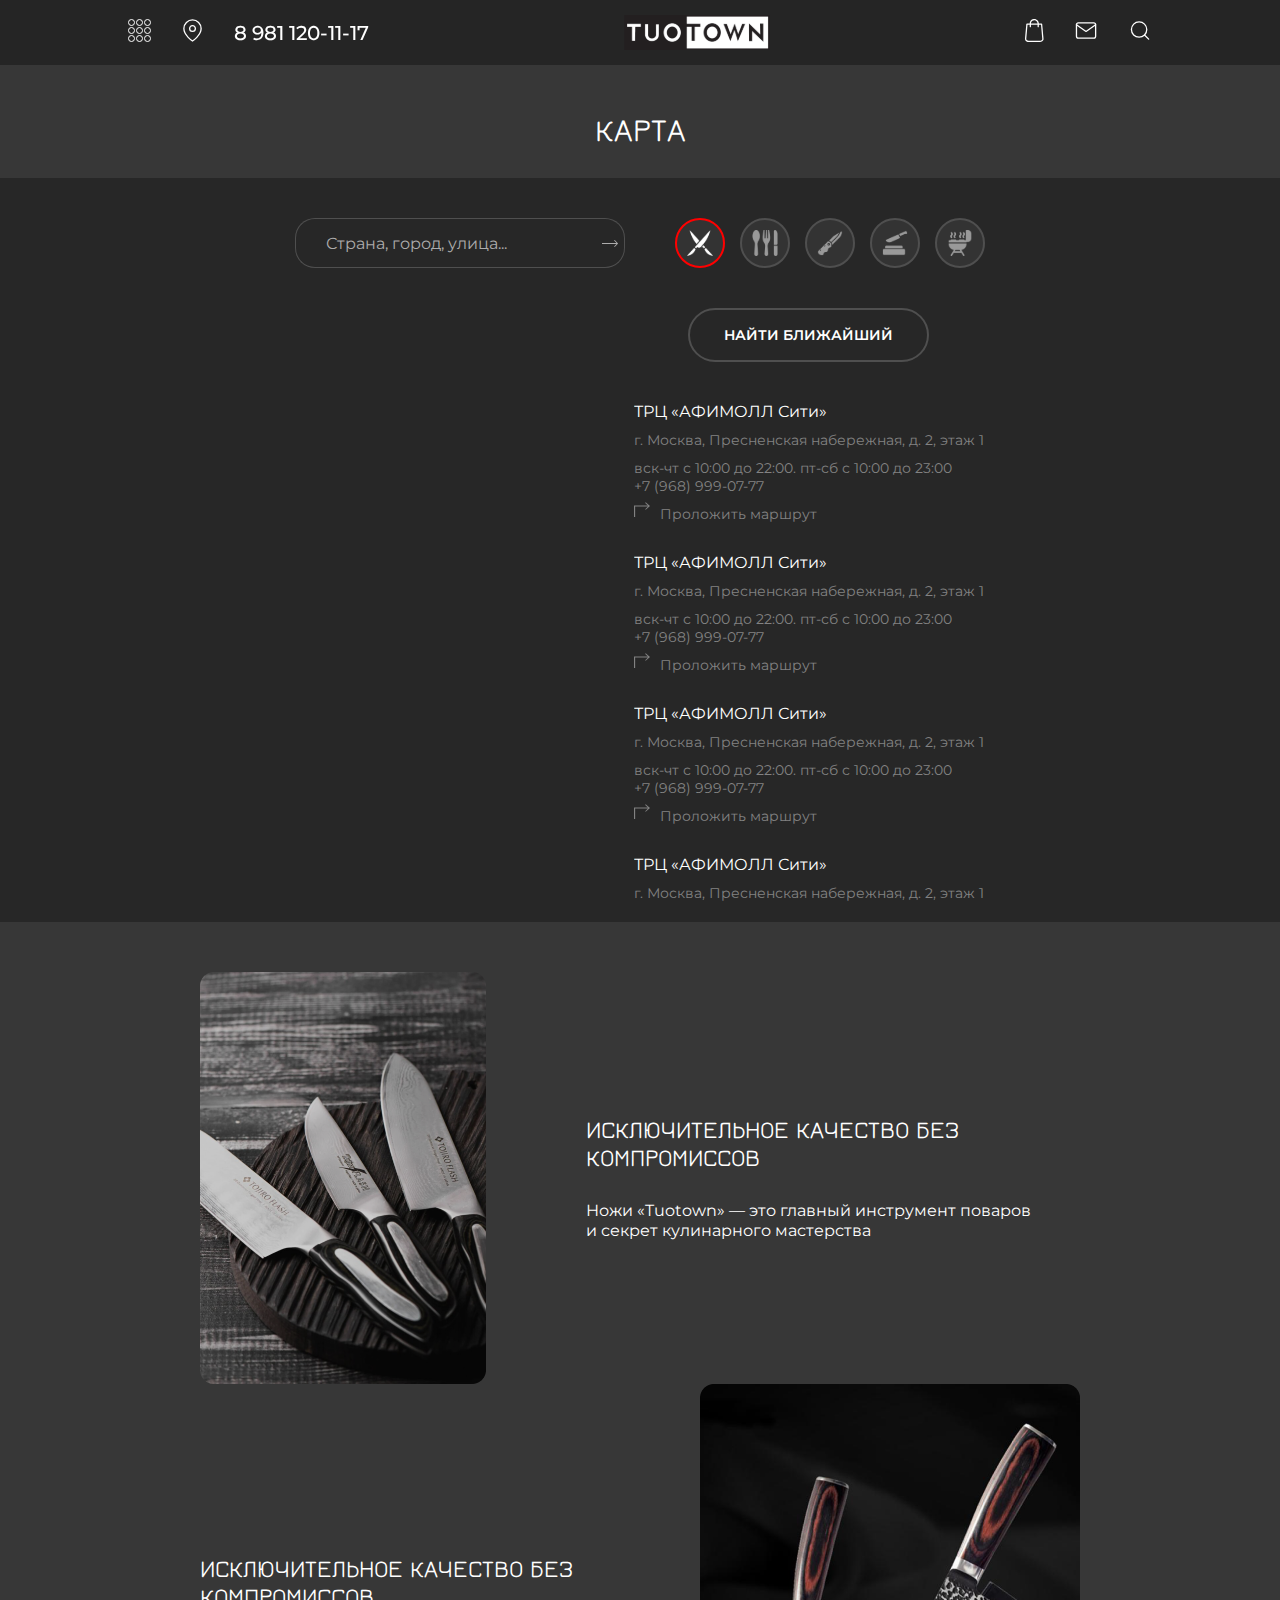
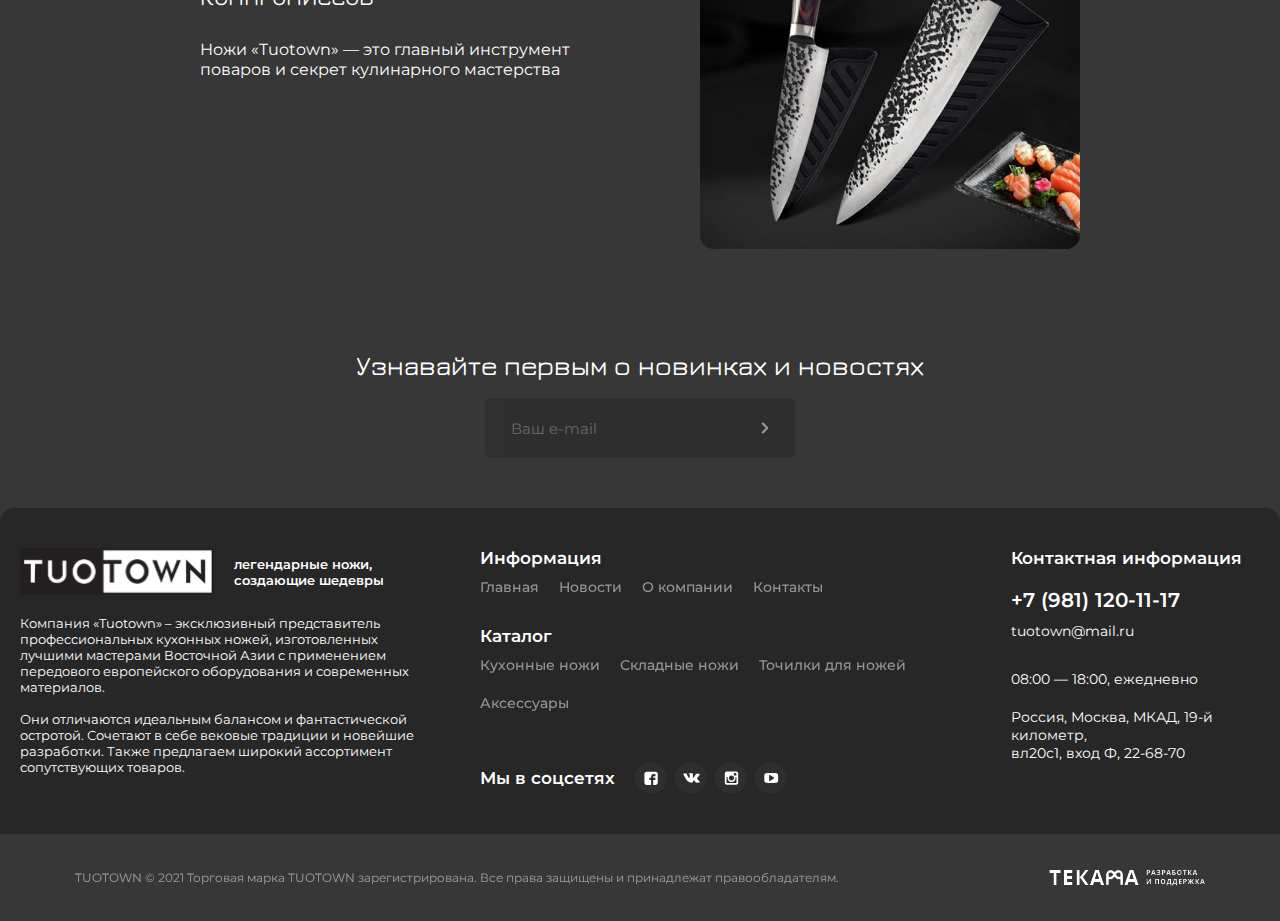
<file: pages/map.html>
<!DOCTYPE html><html lang="en"><head><meta charset="UTF-8" /><meta http-equiv="X-UA-Compatible" content="IE=edge" /><meta name="viewport" content="width=device-width, initial-scale=1.0" /><link rel="preconnect" href="https://fonts.googleapis.com" /><link rel="preconnect" href="https://fonts.gstatic.com" crossorigin /><link href="https://fonts.googleapis.com/css2?family=Jura:wght@300;400;500;600;700&display=swap" rel="stylesheet" /><link href="https://fonts.googleapis.com/css2?family=Montserrat:ital,wght@0,100;0,200;0,300;0,400;0,500;0,600;0,700;0,800;0,900;1,100;1,200;1,300;1,400;1,500;1,600;1,700;1,800;1,900&display=swap" rel="stylesheet" /><link rel="stylesheet" href="../css/main.css" /><link rel="stylesheet" href="../css/map.css" /><title>Map</title></head><body><div class="container"><div class="menu"><div class="menu-block"><div class="close"><span><svg width="8" height="14" viewBox="0 0 8 14" fill="none" xmlns="http://www.w3.org/2000/svg" ><path d="M7 13L1 7L7 1" stroke="white" stroke-width="2" stroke-linecap="round" stroke-linejoin="round" /></svg></span></div><ul><li><a href="#"> Menu link </a></li><li><a href="#"> Menu link </a></li><li><a href="#"> Menu link </a></li><li><a href="#"> Menu link </a></li><li><a href="#"> Menu link </a></li><li><a href="#footer"> Footer </a></li></ul></div></div><nav class="nav"><div class="nav-block"><div class="nav-item"><div class="nav-menu-logo"><svg width="23" height="23" viewBox="0 0 23 23" fill="none" xmlns="http://www.w3.org/2000/svg" ><circle cx="3.5" cy="3.5" r="3" stroke="white" /><circle cx="3.5" cy="11.5" r="3" stroke="white" /><circle cx="3.5" cy="19.5" r="3" stroke="white" /><circle cx="11.5" cy="3.5" r="3" stroke="white" /><circle cx="11.5" cy="11.5" r="3" stroke="white" /><circle cx="11.5" cy="19.5" r="3" stroke="white" /><circle cx="19.5" cy="3.5" r="3" stroke="white" /><circle cx="19.5" cy="11.5" r="3" stroke="white" /><circle cx="19.5" cy="19.5" r="3" stroke="white" /></svg></div><a class="nav-location" href="./map.html"><svg width="23" height="23" viewBox="0 0 23 23" fill="none" xmlns="http://www.w3.org/2000/svg" ><path d="M20.125 9.58333C20.125 16.2917 11.5 22.0417 11.5 22.0417C11.5 22.0417 2.875 16.2917 2.875 9.58333C2.875 7.29584 3.7837 5.10203 5.4012 3.48453C7.0187 1.86703 9.21251 0.958328 11.5 0.958328C13.7875 0.958328 15.9813 1.86703 17.5988 3.48453C19.2163 5.10203 20.125 7.29584 20.125 9.58333Z" stroke="white" stroke-width="1.3" stroke-linecap="round" stroke-linejoin="round" /><path d="M11.5 12.4583C13.0878 12.4583 14.375 11.1711 14.375 9.58333C14.375 7.99551 13.0878 6.70833 11.5 6.70833C9.91218 6.70833 8.625 7.99551 8.625 9.58333C8.625 11.1711 9.91218 12.4583 11.5 12.4583Z" stroke="white" stroke-width="1.3" stroke-linecap="round" stroke-linejoin="round" /></svg></a><a class="nav__tel" href="tel:89811201117"> 8 981 120-11-17 </a></div><a class="nav-item" href="../index.html"><img class="nav__logo" src="../images/logo.svg" alt="logo" /></a><div class="nav-item"><a class="nav-basket" href="./basket.html"><svg width="19" height="23" viewBox="0 0 19 23" fill="none" xmlns="http://www.w3.org/2000/svg" ><path d="M9.72182 0C10.0481 0.076412 10.3862 0.129313 10.7065 0.235114C12.5512 0.864043 13.7198 2.39816 13.8443 4.33197C13.8443 4.36724 13.8562 4.4025 13.8621 4.47304C13.9452 4.47304 14.0282 4.47304 14.1053 4.47304C14.8883 4.47304 15.6772 4.47304 16.4602 4.47304C16.9466 4.47304 17.1839 4.68464 17.2313 5.16075C17.3915 6.9241 17.5457 8.69333 17.6999 10.4567C17.8898 12.5551 18.0796 14.6593 18.2694 16.7577C18.3643 17.7864 18.4889 18.815 18.5363 19.8436C18.5838 20.9016 18.0796 21.7128 17.2313 22.3182C16.5611 22.7943 15.7959 22.9882 14.9714 22.9882C12.0055 22.9824 9.03374 22.9882 6.0679 22.9882C5.13662 22.9882 4.21128 23.0176 3.28 22.9765C2.10553 22.9295 1.13867 22.4475 0.456521 21.4718C-0.0120822 20.8017 -0.0595357 20.0493 0.0235079 19.2617C0.195527 17.6335 0.326024 15.9995 0.468385 14.3654C0.610745 12.7608 0.759037 11.162 0.901398 9.55737C1.03189 8.13494 1.15646 6.7125 1.28103 5.29006C1.28696 5.2254 1.28696 5.15487 1.29882 5.09021C1.35814 4.67876 1.58947 4.47304 2.01656 4.46716C2.8114 4.46128 3.60032 4.46716 4.39516 4.46716C4.48414 4.46716 4.57311 4.46716 4.66802 4.46716C4.70361 3.7677 4.84004 3.12113 5.15442 2.52159C5.90181 1.12855 7.05849 0.305648 8.62446 0.0470227C8.6897 0.0352671 8.75495 0.0176335 8.8202 0C9.11679 0 9.4193 0 9.72182 0ZM4.68581 5.76029C3.95622 5.76029 3.25628 5.76029 2.54448 5.76029C2.53854 5.80731 2.52668 5.84258 2.52668 5.88372C2.34873 7.89394 2.16485 9.91004 1.9869 11.9203C1.75556 14.5418 1.52422 17.1692 1.28696 19.7907C1.24544 20.2727 1.40559 20.6724 1.7259 21.0192C2.22416 21.5482 2.86479 21.7304 3.57066 21.7304C7.36694 21.7363 11.1691 21.7363 14.9654 21.7304C15.3925 21.7304 15.8018 21.6599 16.1933 21.4718C16.8161 21.172 17.3618 20.5313 17.2551 19.7084C17.1898 19.2147 17.1602 18.7092 17.1186 18.2096C16.9644 16.4462 16.8043 14.677 16.65 12.9136C16.4721 10.9269 16.2941 8.93432 16.1162 6.94761C16.0806 6.55379 16.0391 6.15998 16.0035 5.77204C15.2798 5.77204 14.5739 5.77204 13.8562 5.77204C13.8562 5.85433 13.8562 5.92487 13.8562 5.98952C13.8562 6.55967 13.8621 7.12982 13.8503 7.6941C13.8443 8.05264 13.5596 8.31715 13.2097 8.31127C12.8715 8.30539 12.5987 8.04677 12.5809 7.69997C12.575 7.58242 12.5809 7.45898 12.5809 7.34143C12.5809 6.8183 12.5809 6.29517 12.5809 5.77204C10.3624 5.77204 8.17365 5.77204 5.96706 5.77204C5.96706 5.83082 5.96706 5.87784 5.96706 5.91899C5.96706 6.50089 5.97299 7.08868 5.96706 7.67059C5.96113 8.04677 5.68234 8.31715 5.32644 8.31127C4.97647 8.31127 4.70954 8.04089 4.69768 7.68234C4.69175 7.57066 4.69768 7.45898 4.69768 7.3473C4.68581 6.8183 4.68581 6.29517 4.68581 5.76029ZM12.575 4.46128C12.4919 3.23281 11.9521 2.29236 10.8844 1.6987C9.72775 1.05801 8.55921 1.10503 7.44998 1.82213C6.50684 2.43343 6.02638 3.33274 5.96706 4.46128C8.17958 4.46128 10.3684 4.46128 12.575 4.46128Z" fill="white" /></svg></a><div class="nav-message"><svg width="24" height="23" viewBox="0 0 24 23" fill="none" xmlns="http://www.w3.org/2000/svg" ><path d="M4.38175 3.83333H19.7151C20.7693 3.83333 21.6318 4.69583 21.6318 5.74999V17.25C21.6318 18.3042 20.7693 19.1667 19.7151 19.1667H4.38175C3.32759 19.1667 2.46509 18.3042 2.46509 17.25V5.74999C2.46509 4.69583 3.32759 3.83333 4.38175 3.83333Z" stroke="white" stroke-width="1.3" stroke-linecap="round" stroke-linejoin="round" /><path d="M21.6318 5.75L12.0484 12.4583L2.46509 5.75" stroke="white" stroke-width="1.3" stroke-linecap="round" stroke-linejoin="round" /></svg></div><a class="nav-search" href="./catalog.html"><svg width="24" height="23" viewBox="0 0 24 23" fill="none" xmlns="http://www.w3.org/2000/svg" ><path d="M11.09 18.2083C15.3242 18.2083 18.7567 14.7759 18.7567 10.5417C18.7567 6.30748 15.3242 2.875 11.09 2.875C6.85582 2.875 3.42334 6.30748 3.42334 10.5417C3.42334 14.7759 6.85582 18.2083 11.09 18.2083Z" stroke="white" stroke-width="1.3" stroke-linecap="round" stroke-linejoin="round" /><path d="M20.6734 20.125L16.5046 15.9563" stroke="white" stroke-width="1.3" stroke-linecap="round" stroke-linejoin="round" /></svg></a></div></div></nav><h1 class="header-map__title">Карта</h1><header class="header"><div class="search"><div class="search-input"><input class="search__input" type="text" placeholder="Страна, город, улица..." /><span class="search-span"><svg width="16" height="7" viewBox="0 0 16 7" fill="none" xmlns="http://www.w3.org/2000/svg" ><path fill-rule="evenodd" clip-rule="evenodd" d="M12.9569 0.139209L15.8661 3.16392C16.0446 3.34953 16.0446 3.65047 15.8661 3.83608L12.9569 6.86079C12.7783 7.0464 12.4889 7.0464 12.3104 6.86079C12.1318 6.67518 12.1318 6.37424 12.3104 6.18863L14.4392 3.97529H0V3.02471H14.4392L12.3104 0.811367C12.1318 0.625755 12.1318 0.32482 12.3104 0.139209C12.4889 -0.0464029 12.7783 -0.0464029 12.9569 0.139209Z" fill="#ADACAC" /></svg></span></div><div class="search-icons"><div class="search-icon active"><svg width="26" height="26" viewBox="0 0 26 26" fill="none" xmlns="http://www.w3.org/2000/svg" xmlns:xlink="http://www.w3.org/1999/xlink" ><mask id="mask0_13964_622" style="mask-type: alpha" maskUnits="userSpaceOnUse" x="0" y="0" width="26" height="26" ><rect width="26" height="26" fill="url(#pattern0)" /></mask><g mask="url(#mask0_13964_622)"><rect opacity="0.5" width="26" height="26" fill="white" /></g><defs><pattern id="pattern0" patternContentUnits="objectBoundingBox" width="1" height="1" ><use xlink:href="#image0_13964_622" transform="scale(0.00195312)" /></pattern><image id="image0_13964_622" width="512" height="512" xlink:href="[data-uri]" /></defs></svg></div><div class="search-icon"><svg width="26" height="26" viewBox="0 0 26 26" fill="none" xmlns="http://www.w3.org/2000/svg" xmlns:xlink="http://www.w3.org/1999/xlink" ><mask id="mask0_359_2477" style="mask-type: alpha" maskUnits="userSpaceOnUse" x="0" y="0" width="26" height="26" ><rect width="26" height="26" fill="url(#pattern1)" /></mask><g mask="url(#mask0_359_2477)"><rect opacity="0.5" width="26" height="26" fill="white" /></g><defs><pattern id="pattern1" patternContentUnits="objectBoundingBox" width="1" height="1" ><use xlink:href="#image0_359_2477" transform="scale(0.00195312)" /></pattern><image id="image0_359_2477" width="512" height="512" xlink:href="[data-uri]" /></defs></svg></div><div class="search-icon"><svg width="26" height="26" viewBox="0 0 26 26" fill="none" xmlns="http://www.w3.org/2000/svg" xmlns:xlink="http://www.w3.org/1999/xlink" ><mask id="mask0_13964_960" style="mask-type: alpha" maskUnits="userSpaceOnUse" x="0" y="0" width="26" height="26" ><rect width="26" height="26" fill="url(#pattern2)" /></mask><g mask="url(#mask0_13964_960)"><rect opacity="0.5" width="26" height="26" fill="white" /></g><defs><pattern id="pattern2" patternContentUnits="objectBoundingBox" width="1" height="1" ><use xlink:href="#image0_13964_960" transform="scale(0.00195312)" /></pattern><image id="image0_13964_960" width="512" height="512" xlink:href="[data-uri]" /></defs></svg></div><div class="search-icon"><svg width="26" height="26" viewBox="0 0 26 26" fill="none" xmlns="http://www.w3.org/2000/svg" xmlns:xlink="http://www.w3.org/1999/xlink" ><mask id="mask0_13964_551" style="mask-type: alpha" maskUnits="userSpaceOnUse" x="0" y="0" width="26" height="26" ><rect width="26" height="26" fill="url(#pattern3)" /></mask><g mask="url(#mask0_13964_551)"><rect opacity="0.5" width="26" height="26" fill="white" /></g><defs><pattern id="pattern3" patternContentUnits="objectBoundingBox" width="1" height="1" ><use xlink:href="#image0_13964_551" transform="scale(0.00195312)" /></pattern><image id="image0_13964_551" width="512" height="512" xlink:href="[data-uri]" /></defs></svg></div><div class="search-icon"><svg width="26" height="26" viewBox="0 0 26 26" fill="none" xmlns="http://www.w3.org/2000/svg" xmlns:xlink="http://www.w3.org/1999/xlink" ><mask id="mask0_13964_76" style="mask-type: alpha" maskUnits="userSpaceOnUse" x="0" y="0" width="26" height="26" ><rect width="26" height="26" fill="url(#pattern4)" /></mask><g mask="url(#mask0_13964_76)"><rect opacity="0.5" width="26" height="26" fill="white" /></g><defs><pattern id="pattern4" patternContentUnits="objectBoundingBox" width="1" height="1" ><use xlink:href="#image0_13964_76" transform="scale(0.00195312)" /></pattern><image id="image0_13964_76" width="512" height="512" xlink:href="[data-uri]" /></defs></svg></div></div></div><div class="map"><iframe src="https://yandex.ru/map-widget/v1/?um=constructor%3Ab2d64469a85bd5e121e159f159f1c2ca6e47b7f9eb36b7e914726f172c925efb&amp;source=constructor" frameborder="0" width="500" height="350" ></iframe><div class="map-block"><button class="map__btn">Найти ближайший</button><div class="map-cards"><div class="map-card"><h4 class="map__title">ТРЦ «АФИМОЛЛ Сити»</h4><p class="map__info"> г. Москва, Пресненская набережная, д. 2, этаж 1 </p><p class="map__info"> вск-чт с 10:00 до 22:00. пт-сб с 10:00 до 23:00 </p><a href="tel:+79689990777"> +7 (968) 999-07-77 </a><p class="next"><svg width="16" height="15" viewBox="0 0 16 15" fill="none" xmlns="http://www.w3.org/2000/svg" ><path d="M0 15H1.14286V4.61539H13.9086L11.4286 6.92308V8.07692L16 4.03846L11.4286 0V1.15385L13.9086 3.46154H0V15Z" fill="#828282" /></svg><span>Проложить маршрут</span></p></div><div class="map-card"><h4 class="map__title">ТРЦ «АФИМОЛЛ Сити»</h4><p class="map__info"> г. Москва, Пресненская набережная, д. 2, этаж 1 </p><p class="map__info"> вск-чт с 10:00 до 22:00. пт-сб с 10:00 до 23:00 </p><a href="tel:+79689990777"> +7 (968) 999-07-77 </a><p class="next"><svg width="16" height="15" viewBox="0 0 16 15" fill="none" xmlns="http://www.w3.org/2000/svg" ><path d="M0 15H1.14286V4.61539H13.9086L11.4286 6.92308V8.07692L16 4.03846L11.4286 0V1.15385L13.9086 3.46154H0V15Z" fill="#828282" /></svg><span>Проложить маршрут</span></p></div><div class="map-card"><h4 class="map__title">ТРЦ «АФИМОЛЛ Сити»</h4><p class="map__info"> г. Москва, Пресненская набережная, д. 2, этаж 1 </p><p class="map__info"> вск-чт с 10:00 до 22:00. пт-сб с 10:00 до 23:00 </p><a href="tel:+79689990777"> +7 (968) 999-07-77 </a><p class="next"><svg width="16" height="15" viewBox="0 0 16 15" fill="none" xmlns="http://www.w3.org/2000/svg" ><path d="M0 15H1.14286V4.61539H13.9086L11.4286 6.92308V8.07692L16 4.03846L11.4286 0V1.15385L13.9086 3.46154H0V15Z" fill="#828282" /></svg><span>Проложить маршрут</span></p></div><div class="map-card"><h4 class="map__title">ТРЦ «АФИМОЛЛ Сити»</h4><p class="map__info"> г. Москва, Пресненская набережная, д. 2, этаж 1 </p><p class="map__info"> вск-чт с 10:00 до 22:00. пт-сб с 10:00 до 23:00 </p><a href="tel:+79689990777"> +7 (968) 999-07-77 </a><p class="next"><svg width="16" height="15" viewBox="0 0 16 15" fill="none" xmlns="http://www.w3.org/2000/svg" ><path d="M0 15H1.14286V4.61539H13.9086L11.4286 6.92308V8.07692L16 4.03846L11.4286 0V1.15385L13.9086 3.46154H0V15Z" fill="#828282" /></svg><span>Проложить маршрут</span></p></div><div class="map-card"><h4 class="map__title">ТРЦ «АФИМОЛЛ Сити»</h4><p class="map__info"> г. Москва, Пресненская набережная, д. 2, этаж 1 </p><p class="map__info"> вск-чт с 10:00 до 22:00. пт-сб с 10:00 до 23:00 </p><a href="tel:+79689990777"> +7 (968) 999-07-77 </a><p class="next"><svg width="16" height="15" viewBox="0 0 16 15" fill="none" xmlns="http://www.w3.org/2000/svg" ><path d="M0 15H1.14286V4.61539H13.9086L11.4286 6.92308V8.07692L16 4.03846L11.4286 0V1.15385L13.9086 3.46154H0V15Z" fill="#828282" /></svg><span>Проложить маршрут</span></p></div><div class="map-card"><h4 class="map__title">ТРЦ «АФИМОЛЛ Сити»</h4><p class="map__info"> г. Москва, Пресненская набережная, д. 2, этаж 1 </p><p class="map__info"> вск-чт с 10:00 до 22:00. пт-сб с 10:00 до 23:00 </p><a href="tel:+79689990777"> +7 (968) 999-07-77 </a><p class="next"><svg width="16" height="15" viewBox="0 0 16 15" fill="none" xmlns="http://www.w3.org/2000/svg" ><path d="M0 15H1.14286V4.61539H13.9086L11.4286 6.92308V8.07692L16 4.03846L11.4286 0V1.15385L13.9086 3.46154H0V15Z" fill="#828282" /></svg><span>Проложить маршрут</span></p></div><div class="map-card"><h4 class="map__title">ТРЦ «АФИМОЛЛ Сити»</h4><p class="map__info"> г. Москва, Пресненская набережная, д. 2, этаж 1 </p><p class="map__info"> вск-чт с 10:00 до 22:00. пт-сб с 10:00 до 23:00 </p><a href="tel:+79689990777"> +7 (968) 999-07-77 </a><p class="next"><svg width="16" height="15" viewBox="0 0 16 15" fill="none" xmlns="http://www.w3.org/2000/svg" ><path d="M0 15H1.14286V4.61539H13.9086L11.4286 6.92308V8.07692L16 4.03846L11.4286 0V1.15385L13.9086 3.46154H0V15Z" fill="#828282" /></svg><span>Проложить маршрут</span></p></div></div></div></div></header><section class="section"><div class="section-block"><div class="s-map-card"><img src="../images/card-instagram.png" alt="image" /><div class="text"><h2>Исключительное качество без компромиссов</h2><p> Ножи «Tuotown» — это главный инструмент поваров и секрет кулинарного мастерства </p></div></div><div class="s-map-card card-2"><img src="../images/about-3.png" alt="image" /><div class="text"><h2>Исключительное качество без компромиссов</h2><p> Ножи «Tuotown» — это главный инструмент поваров и секрет кулинарного мастерства </p></div></div></div></section><div class="email"><div class="email-block"><h2 class="email__title">Узнавайте первым о новинках и новостях</h2><div class="email-input"><input class="email__input" type="email" placeholder="Ваш e-mail" /><span title="Отправить"><svg width="8" height="12" viewBox="0 0 8 12" fill="none" xmlns="http://www.w3.org/2000/svg" ><path d="M1.75 10.5L6.25 6L1.75 1.5" stroke="white" stroke-width="2" stroke-linecap="round" stroke-linejoin="round" /></svg></span></div></div></div><footer class="footer" id="footer"><div class="footer-block"><div class="footer-top"><div class="footer-cards"><div class="footer-card-1"><div class="footer-logo"><img class="footer__logo" src="../images/logo.svg" alt="footer-logo" /><span> легендарные ножи, создающие шедевры </span></div><p class="footer__info"> Компания «Tuotown» – эксклюзивный представитель профессиональных кухонных ножей, изготовленных лучшими мастерами Восточной Азии с применением передового европейского оборудования и современных материалов. <br /><br /> Они отличаются идеальным балансом и фантастической остротой. Сочетают в себе вековые традиции и новейшие разработки. Также предлагаем широкий ассортимент сопутствующих товаров. </p></div><div class="footer-card-2"><div class="footer-menu"><h3 class="footer-menu__title">Информация</h3><ul><li><a href="../index.html"> Главная </a></li><li><a href="../index.html"> Новости </a></li><li><a href="../index.html"> О компании </a></li><li><a href="../index.html"> Контакты </a></li></ul></div><div class="catalog-menu"><h3 class="catalog-menu__title">Каталог</h3><ul><li><a href="./catalog.html"> Кухонные ножи </a></li><li><a href="./catalog.html"> Складные ножи </a></li><li><a href="./catalog.html"> Точилки для ножей </a></li><li><a href="./catalog.html"> Аксессуары </a></li></ul></div><div class="social"><h3 class="social__title">Мы в соцсетях</h3><div class="social-links"><a class="facebook" href="https://www.facebook.com" target="_blank" title="Facebook" ><svg width="14" height="14" viewBox="0 0 14 14" fill="none" xmlns="http://www.w3.org/2000/svg" ><path d="M13.7422 2.83688C13.7422 1.6626 12.7061 0.626465 11.5318 0.626465H2.62106C1.44678 0.626465 0.410645 1.6626 0.410645 2.83688V11.7476C0.410645 12.9219 1.44678 13.958 2.62106 13.958H7.11097V8.91553H5.45316V6.70511H7.11097V5.80713C7.11097 4.28747 8.21618 2.97503 9.59769 2.97503H11.3937V5.18544H9.59769C9.39047 5.18544 9.18324 5.39268 9.18324 5.80713V6.70511H11.3937V8.91553H9.18324V13.958H11.5318C12.7061 13.958 13.7422 12.9219 13.7422 11.7476V2.83688Z" fill="white" /></svg></a><a class="vk" href="https://www.vk.com" target="_blank" title="ВКонтакте" ><svg width="17" height="10" viewBox="0 0 17 10" fill="none" xmlns="http://www.w3.org/2000/svg" ><path d="M16.5848 8.69557C16.5848 8.63047 16.5197 8.63047 16.5197 8.56536C16.2593 8.0445 15.6733 7.39343 14.892 6.67725C14.5014 6.35171 14.306 6.09128 14.1758 5.96106C13.9805 5.70063 13.9805 5.50532 14.0456 5.24489C14.1107 5.04956 14.3711 4.72402 14.8269 4.13805C15.0873 3.81252 15.2175 3.6172 15.4129 3.42188C16.3895 2.11973 16.8452 1.27332 16.715 0.88268L16.6499 0.817578C16.5848 0.752471 16.5197 0.687366 16.3895 0.687366C16.2593 0.622258 16.0639 0.622258 15.8686 0.687366H13.3945C13.3294 0.687366 13.3294 0.687366 13.1992 0.687366C13.1341 0.687366 13.069 0.687366 13.069 0.687366H13.0039H12.9388L12.8737 0.752467C12.8086 0.817574 12.8086 0.817572 12.8086 0.88268C12.5481 1.59886 12.2226 2.18483 11.8971 2.8359C11.7017 3.16144 11.5064 3.48698 11.3111 3.74741C11.1158 4.00784 10.9856 4.20316 10.8553 4.33338C10.7251 4.46359 10.5949 4.5287 10.5298 4.65891C10.4647 4.72402 10.3345 4.78913 10.3345 4.72403C10.2694 4.72403 10.2043 4.72402 10.2043 4.65891C10.1392 4.59381 10.0741 4.5287 10.009 4.46359C9.94384 4.39848 9.94384 4.26827 9.87873 4.13805C9.87873 4.00784 9.87873 3.87762 9.87873 3.81252C9.87873 3.74741 9.87873 3.55209 9.87873 3.42188C9.87873 3.22655 9.87873 3.09634 9.87873 3.03123C9.87873 2.83591 9.87873 2.57548 9.87873 2.31505C9.87873 2.05462 9.87873 1.85929 9.87873 1.72908C9.87873 1.59886 9.87873 1.40354 9.87873 1.27333C9.87873 1.07801 9.87873 0.947787 9.87873 0.88268C9.87873 0.817572 9.81364 0.687362 9.81364 0.622254C9.74853 0.557147 9.68341 0.492037 9.6183 0.42693C9.5532 0.361822 9.42299 0.361824 9.35788 0.296717C9.03234 0.231609 8.6417 0.166504 8.18595 0.166504C7.14423 0.166504 6.42805 0.231613 6.16762 0.361828C6.0374 0.426936 5.90719 0.492039 5.84208 0.622254C5.71186 0.752469 5.71186 0.817578 5.77697 0.817578C6.1025 0.882686 6.36294 1.01289 6.49315 1.20822L6.55826 1.33844C6.62337 1.40355 6.62336 1.53376 6.68847 1.72908C6.75358 1.9244 6.75358 2.11972 6.75358 2.38015C6.75358 2.7708 6.75358 3.16145 6.75358 3.42188C6.75358 3.74741 6.68847 3.94273 6.68847 4.13805C6.68847 4.33337 6.62337 4.46359 6.55826 4.5287C6.49316 4.65892 6.49315 4.72403 6.42804 4.72403C6.42804 4.72403 6.42804 4.78913 6.36293 4.78913C6.29782 4.78913 6.23272 4.85424 6.1025 4.85424C6.0374 4.85424 5.90719 4.78913 5.84208 4.72403C5.71186 4.65892 5.58165 4.5287 5.51654 4.39849C5.38633 4.26827 5.25611 4.07295 5.12589 3.81252C4.99568 3.55209 4.80035 3.29166 4.67013 2.90102L4.53993 2.64059C4.47482 2.51037 4.34461 2.24994 4.21439 1.9244C4.08418 1.59887 3.95396 1.33844 3.82374 1.0129C3.75864 0.882688 3.69354 0.817574 3.62843 0.752467H3.56332C3.56332 0.752467 3.4982 0.687366 3.4331 0.687366C3.36799 0.687366 3.30289 0.622254 3.23778 0.622254H0.893909C0.633479 0.622254 0.503266 0.68736 0.438158 0.752467L0.373047 0.817578C0.373047 0.817578 0.373047 0.882684 0.373047 0.947791C0.373047 1.0129 0.373051 1.078 0.438158 1.20822C0.763696 1.98951 1.15434 2.7708 1.54498 3.55209C1.93563 4.26827 2.32628 4.91935 2.58671 5.3751C2.91224 5.83085 3.17267 6.2866 3.49821 6.67725C3.82374 7.06789 4.01906 7.32832 4.08417 7.45854C4.21438 7.58875 4.27949 7.65385 4.3446 7.71896L4.53993 7.91429C4.67014 8.0445 4.86546 8.23983 5.12589 8.43515C5.38632 8.63047 5.71186 8.82579 6.03739 9.02111C6.36293 9.21643 6.75358 9.34666 7.14423 9.47687C7.59998 9.60709 7.99062 9.67219 8.38127 9.60708H9.35788C9.5532 9.60708 9.68342 9.54198 9.81364 9.41176L9.87873 9.34665C9.87873 9.28154 9.94384 9.28154 9.94384 9.21644C9.94384 9.15133 9.94384 9.08622 9.94384 8.95601C9.94384 8.69558 9.94384 8.50026 10.009 8.30494C10.0741 8.10961 10.0741 7.9794 10.1392 7.84919C10.2043 7.71897 10.2694 7.65386 10.3345 7.58875C10.3996 7.52364 10.4647 7.45854 10.4647 7.45854H10.5298C10.66 7.39343 10.8553 7.45853 10.9856 7.58875C11.1809 7.71896 11.3762 7.91429 11.5064 8.10961C11.6366 8.30493 11.832 8.50026 12.0924 8.76069C12.3528 9.02112 12.5481 9.21644 12.6784 9.28155L12.8737 9.41176C13.0039 9.47687 13.1341 9.54198 13.3294 9.60708C13.5248 9.67219 13.655 9.67219 13.7852 9.67219L15.9988 9.60708C16.1942 9.60708 16.3895 9.54198 16.5197 9.47687C16.6499 9.41176 16.715 9.34665 16.715 9.21644C16.715 9.15133 16.715 9.02112 16.715 8.95601C16.5848 8.8258 16.5848 8.76068 16.5848 8.69557Z" fill="white" /></svg></a><a class="instagram" href="https://www.instagram.com" target="_blank" title="Instagram" ><svg width="15" height="14" viewBox="0 0 15 14" fill="none" xmlns="http://www.w3.org/2000/svg" ><path d="M12.2662 0.410645H2.72897C1.65219 0.410645 0.831787 1.23105 0.831787 2.30783V11.845C0.831787 12.9218 1.65219 13.7422 2.72897 13.7422H12.2662C13.343 13.7422 14.1634 12.9218 14.1634 11.845V2.30783C14.1634 1.23105 13.343 0.410645 12.2662 0.410645ZM7.49758 11.0759C9.70242 11.0759 11.4971 9.33255 11.4971 7.23026C11.4971 6.87133 11.4458 6.46113 11.3432 6.15348H12.4713V11.5887C12.4713 11.845 12.2662 12.1014 11.9585 12.1014H3.03663C2.78025 12.1014 2.52387 11.8963 2.52387 11.5887V6.1022H3.70321C3.60066 6.46113 3.54938 6.82006 3.54938 7.17899C3.4981 9.33255 5.29274 11.0759 7.49758 11.0759ZM7.49758 9.53765C6.06187 9.53765 4.93381 8.40959 4.93381 7.02516C4.93381 5.64073 6.06187 4.51267 7.49758 4.51267C8.93329 4.51267 10.0613 5.64073 10.0613 7.02516C10.0613 8.46087 8.93329 9.53765 7.49758 9.53765ZM12.42 4.05119C12.42 4.35884 12.1636 4.61522 11.856 4.61522H10.4203C10.1126 4.61522 9.85624 4.35884 9.85624 4.05119V2.66676C9.85624 2.35911 10.1126 2.10273 10.4203 2.10273H11.856C12.1636 2.10273 12.42 2.35911 12.42 2.66676V4.05119Z" fill="white" /></svg></a><a class="youtube" href="https://www.youtube.com" target="_blank" title="YouTube" ><svg width="15" height="12" viewBox="0 0 15 12" fill="none" xmlns="http://www.w3.org/2000/svg" ><path d="M14.1486 4.83193C14.1486 4.52775 14.098 4.17288 14.098 3.76731C14.0473 3.36174 13.9965 2.95616 13.9459 2.60129C13.8445 2.19572 13.6924 1.89154 13.3882 1.63806C13.1347 1.38458 12.7798 1.23248 12.425 1.18179C11.2589 1.0297 9.53527 0.979004 7.20323 0.979004C4.8712 0.979004 3.09681 1.0297 1.98149 1.18179C1.62661 1.23248 1.27174 1.38458 1.01826 1.63806C0.764777 1.89154 0.561988 2.19572 0.460595 2.60129C0.359202 2.95616 0.308512 3.31104 0.308512 3.76731C0.257816 4.17288 0.257812 4.52775 0.257812 4.83193C0.257812 5.13611 0.257812 5.49098 0.257812 5.99795C0.257812 6.50491 0.257812 6.91049 0.257812 7.16397C0.257812 7.46815 0.308512 7.82303 0.308512 8.2286C0.359208 8.63417 0.409899 9.03973 0.460595 9.39461C0.561988 9.80018 0.71408 10.1044 1.01826 10.3578C1.27174 10.6113 1.62661 10.7634 1.98149 10.8141C3.14751 10.9662 4.8712 11.0169 7.20323 11.0169C9.53527 11.0169 11.3096 10.9662 12.425 10.8141C12.7798 10.7634 13.1347 10.6113 13.3882 10.3578C13.6417 10.1044 13.8445 9.80018 13.9459 9.39461C14.0472 9.03973 14.098 8.68486 14.098 8.2286C14.1486 7.82303 14.1486 7.46815 14.1486 7.16397C14.1486 6.85979 14.1486 6.50491 14.1486 5.99795C14.1486 5.49098 14.1486 5.08541 14.1486 4.83193ZM9.89014 6.40352L5.88512 8.88764C5.83442 8.93834 5.73303 8.98904 5.63164 8.98904C5.53025 8.98904 5.47955 8.98904 5.37816 8.93834C5.22607 8.83695 5.12467 8.68486 5.12467 8.48208V3.46313C5.12467 3.26034 5.22607 3.10825 5.37816 3.00686C5.53025 2.90547 5.73303 2.90547 5.88512 3.00686L9.89014 5.49098C10.0422 5.59238 10.1436 5.74447 10.1436 5.89656C10.1436 6.04865 10.0422 6.30213 9.89014 6.40352Z" fill="white" /></svg></a></div></div></div><div class="footer-card-3"><h2 class="title">Контактная информация</h2><a class="tel" href="tel:+79811201117"> +7 (981) 120-11-17 </a><a class="email" href="tomail:tuotown@mail.ru"> tuotown@mail.ru </a><h5 class="time">08:00 — 18:00, ежедневно</h5><h5 class="location"> Россия, Москва, МКАД, 19-й километр, <br /> вл20с1, вход Ф, 22-68-70 </h5></div></div></div><div class="footer-footer"><h6 class="footer-footer__info"> TUOTOWN © 2021 Торговая марка TUOTOWN зарегистрирована. Все права защищены и принадлежат правообладателям. </h6><img class="footer-footer__logo" src="../images/footer-logo.svg" alt="logo" /></div></div></footer></div><script src="../js/map.js"></script></body></html>
</file>
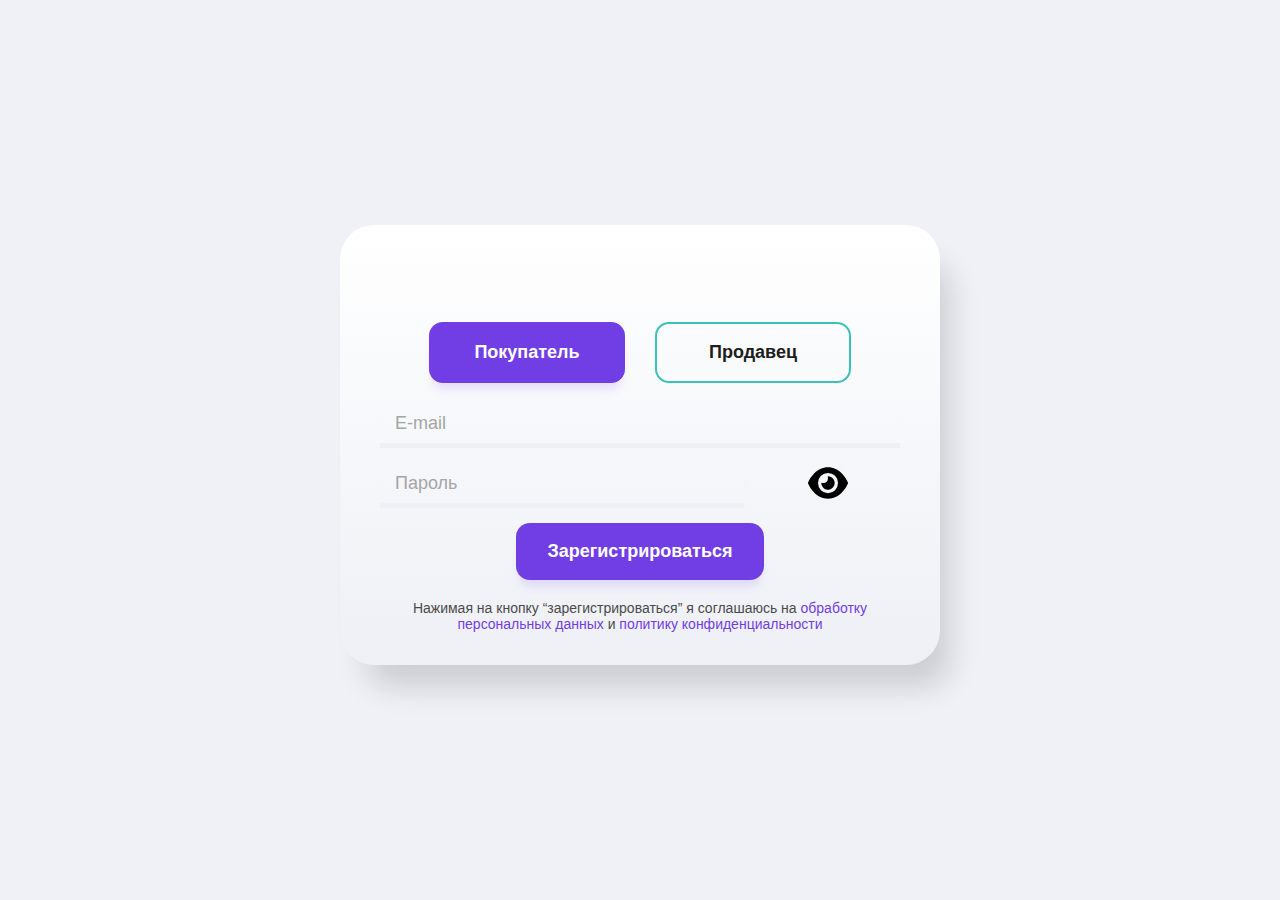
<file: pages/registration.html>
<!DOCTYPE html><html lang="en"><head><meta charset="UTF-8" /><meta http-equiv="X-UA-Compatible" content="IE=edge" /><meta name="viewport" content="width=device-width, initial-scale=1.0" /><link rel="preconnect" href="https://fonts.googleapis.com" /><link rel="preconnect" href="https://fonts.gstatic.com" crossorigin /><link href="https://fonts.googleapis.com/css2?family=Jura:wght@300;400;500;600;700&display=swap" rel="stylesheet" /><link href="https://fonts.googleapis.com/css2?family=Montserrat:ital,wght@0,100;0,200;0,300;0,400;0,500;0,600;0,700;0,800;0,900;1,100;1,200;1,300;1,400;1,500;1,600;1,700;1,800;1,900&display=swap" rel="stylesheet" /><link rel="stylesheet" href="../css/main.css" /><link rel="stylesheet" href="../css/reg.css" /><title>Document</title></head><body><div class="container"><div class="reg"><div class="registrations"><div class="registration-2"><div class="registr-2-block"><div class="registr-2-close"><svg class="registr-2__close" viewBox="0 0 16 16" xmlns="http://www.w3.org/2000/svg" ><path d="M15.5304 1.53033C15.8232 1.23744 15.8232 0.762563 15.5304 0.46967C15.2375 0.176777 14.7626 0.176777 14.4697 0.46967L8.00001 6.93935L1.53033 0.469673C1.23744 0.17678 0.762563 0.17678 0.46967 0.469673C0.176777 0.762566 0.176777 1.23744 0.46967 1.53033L6.93935 8.00001L0.469697 14.4697C0.176804 14.7626 0.176804 15.2374 0.469697 15.5303C0.76259 15.8232 1.23746 15.8232 1.53036 15.5303L8.00001 9.06067L14.4697 15.5303C14.7626 15.8232 15.2374 15.8232 15.5303 15.5303C15.8232 15.2374 15.8232 14.7626 15.5303 14.4697L9.06067 8.00002L15.5304 1.53033Z" /></svg></div><h3 class="registr-2__title">Зарегистрироваться как</h3><div class="registr-2-btns"><button class="registr-2__advertiser">Покупатель</button><button class="registr-2__webmaster">Продавец</button></div><div class="registr-inputs"><input class="registr__email" type="email" placeholder="E-mail" /><h3 class="error">Error!</h3><div class="registr-pass"><input class="registr__pass" type="password" placeholder="Пароль" /><span class="pass__span"><img src="../images/eye-solid.svg" alt="eye" /></span></div><h3 class="error">Error!</h3></div><div class="registr-2-btn"><button class="registr-2__btn">Зарегистрироваться</button></div><p class="registr-2__policy"> Нажимая на кнопку “зарегистрироваться” я соглашаюсь на <span>обработку персональных данных</span> и <span>политику конфиденциальности</span></p></div></div></div></div></div><script src="../js/reg.js"></script></body></html>
</file>
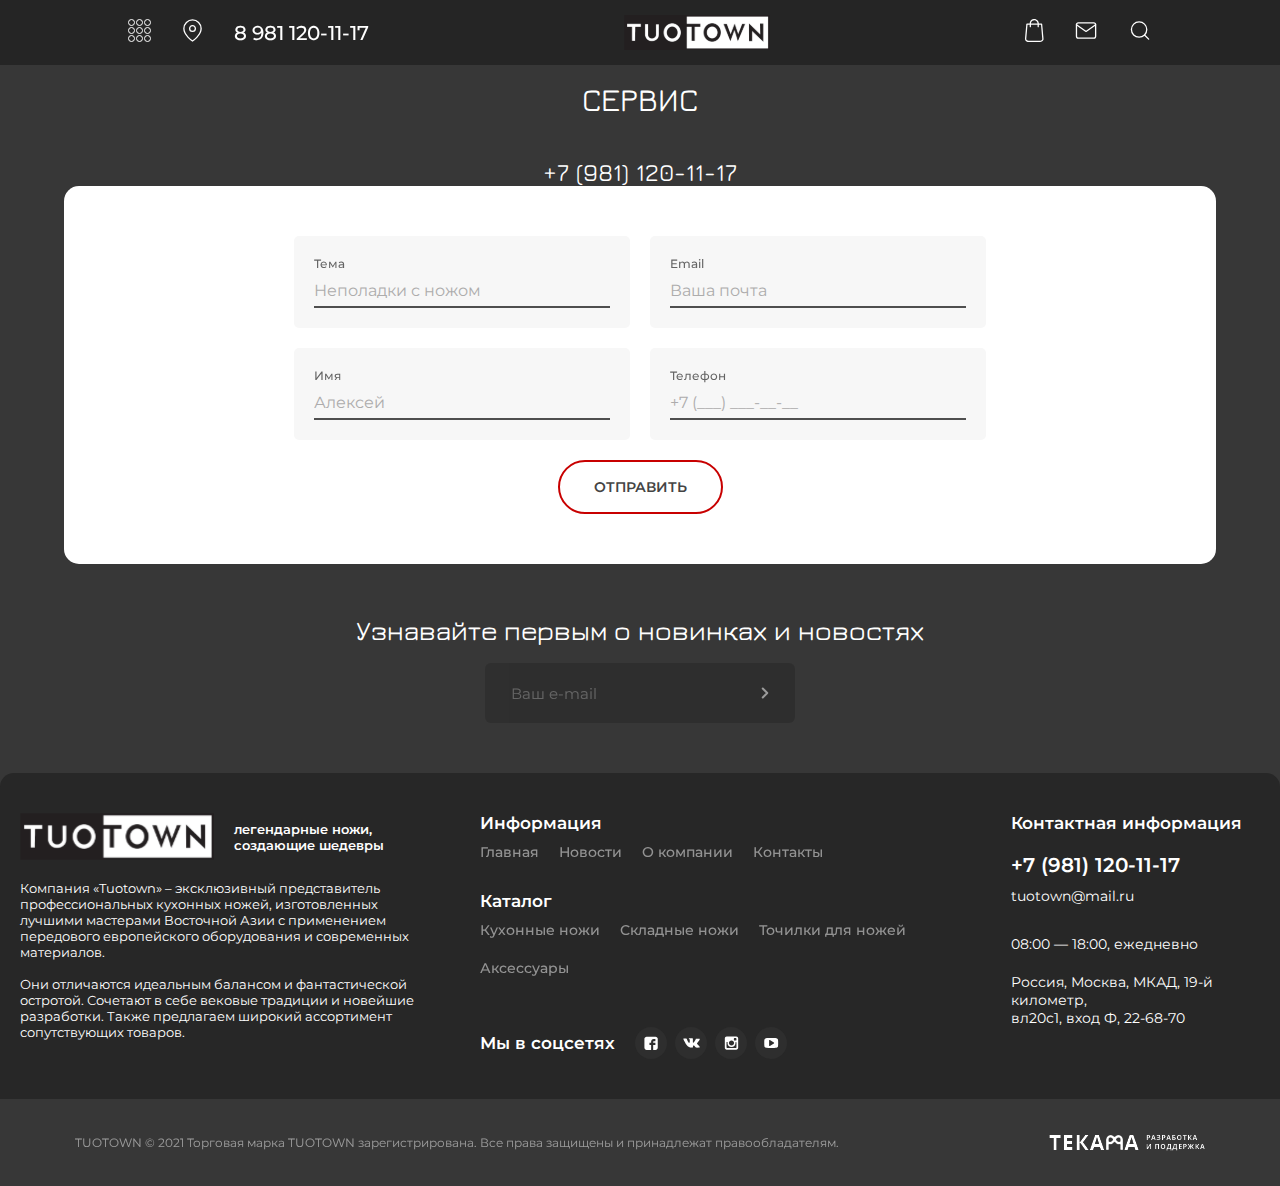
<file: pages/servis.html>
<!DOCTYPE html><html lang="en"><head><meta charset="UTF-8" /><meta http-equiv="X-UA-Compatible" content="IE=edge" /><meta name="viewport" content="width=device-width, initial-scale=1.0" /><link rel="preconnect" href="https://fonts.googleapis.com" /><link rel="preconnect" href="https://fonts.gstatic.com" crossorigin /><link href="https://fonts.googleapis.com/css2?family=Jura:wght@300;400;500;600;700&display=swap" rel="stylesheet" /><link href="https://fonts.googleapis.com/css2?family=Montserrat:ital,wght@0,100;0,200;0,300;0,400;0,500;0,600;0,700;0,800;0,900;1,100;1,200;1,300;1,400;1,500;1,600;1,700;1,800;1,900&display=swap" rel="stylesheet" /><link rel="stylesheet" href="../css/main.css" /><link rel="stylesheet" href="../css/servis.css" /><title>Servis</title></head><body><body><div class="container" style="display: block"><div class="menu"><div class="menu-block"><div class="close"><span><svg width="8" height="14" viewBox="0 0 8 14" fill="none" xmlns="http://www.w3.org/2000/svg" ><path d="M7 13L1 7L7 1" stroke="white" stroke-width="2" stroke-linecap="round" stroke-linejoin="round" /></svg></span></div><ul><li><a href="#"> Menu link </a></li><li><a href="#"> Menu link </a></li><li><a href="#"> Menu link </a></li><li><a href="#"> Menu link </a></li><li><a href="#"> Menu link </a></li><li><a href="#footer"> Footer </a></li></ul></div></div><nav class="nav"><div class="nav-block"><div class="nav-item"><div class="nav-menu-logo"><svg width="23" height="23" viewBox="0 0 23 23" fill="none" xmlns="http://www.w3.org/2000/svg" ><circle cx="3.5" cy="3.5" r="3" stroke="white" /><circle cx="3.5" cy="11.5" r="3" stroke="white" /><circle cx="3.5" cy="19.5" r="3" stroke="white" /><circle cx="11.5" cy="3.5" r="3" stroke="white" /><circle cx="11.5" cy="11.5" r="3" stroke="white" /><circle cx="11.5" cy="19.5" r="3" stroke="white" /><circle cx="19.5" cy="3.5" r="3" stroke="white" /><circle cx="19.5" cy="11.5" r="3" stroke="white" /><circle cx="19.5" cy="19.5" r="3" stroke="white" /></svg></div><a class="nav-location" href="./map.html"><svg width="23" height="23" viewBox="0 0 23 23" fill="none" xmlns="http://www.w3.org/2000/svg" ><path d="M20.125 9.58333C20.125 16.2917 11.5 22.0417 11.5 22.0417C11.5 22.0417 2.875 16.2917 2.875 9.58333C2.875 7.29584 3.7837 5.10203 5.4012 3.48453C7.0187 1.86703 9.21251 0.958328 11.5 0.958328C13.7875 0.958328 15.9813 1.86703 17.5988 3.48453C19.2163 5.10203 20.125 7.29584 20.125 9.58333Z" stroke="white" stroke-width="1.3" stroke-linecap="round" stroke-linejoin="round" /><path d="M11.5 12.4583C13.0878 12.4583 14.375 11.1711 14.375 9.58333C14.375 7.99551 13.0878 6.70833 11.5 6.70833C9.91218 6.70833 8.625 7.99551 8.625 9.58333C8.625 11.1711 9.91218 12.4583 11.5 12.4583Z" stroke="white" stroke-width="1.3" stroke-linecap="round" stroke-linejoin="round" /></svg></a><a class="nav__tel" href="tel:89811201117"> 8 981 120-11-17 </a></div><a class="nav-item" href="../index.html"><img class="nav__logo" src="../images/logo.svg" alt="logo" /></a><div class="nav-item"><a class="nav-basket" href="./basket.html"><svg width="19" height="23" viewBox="0 0 19 23" fill="none" xmlns="http://www.w3.org/2000/svg" ><path d="M9.72182 0C10.0481 0.076412 10.3862 0.129313 10.7065 0.235114C12.5512 0.864043 13.7198 2.39816 13.8443 4.33197C13.8443 4.36724 13.8562 4.4025 13.8621 4.47304C13.9452 4.47304 14.0282 4.47304 14.1053 4.47304C14.8883 4.47304 15.6772 4.47304 16.4602 4.47304C16.9466 4.47304 17.1839 4.68464 17.2313 5.16075C17.3915 6.9241 17.5457 8.69333 17.6999 10.4567C17.8898 12.5551 18.0796 14.6593 18.2694 16.7577C18.3643 17.7864 18.4889 18.815 18.5363 19.8436C18.5838 20.9016 18.0796 21.7128 17.2313 22.3182C16.5611 22.7943 15.7959 22.9882 14.9714 22.9882C12.0055 22.9824 9.03374 22.9882 6.0679 22.9882C5.13662 22.9882 4.21128 23.0176 3.28 22.9765C2.10553 22.9295 1.13867 22.4475 0.456521 21.4718C-0.0120822 20.8017 -0.0595357 20.0493 0.0235079 19.2617C0.195527 17.6335 0.326024 15.9995 0.468385 14.3654C0.610745 12.7608 0.759037 11.162 0.901398 9.55737C1.03189 8.13494 1.15646 6.7125 1.28103 5.29006C1.28696 5.2254 1.28696 5.15487 1.29882 5.09021C1.35814 4.67876 1.58947 4.47304 2.01656 4.46716C2.8114 4.46128 3.60032 4.46716 4.39516 4.46716C4.48414 4.46716 4.57311 4.46716 4.66802 4.46716C4.70361 3.7677 4.84004 3.12113 5.15442 2.52159C5.90181 1.12855 7.05849 0.305648 8.62446 0.0470227C8.6897 0.0352671 8.75495 0.0176335 8.8202 0C9.11679 0 9.4193 0 9.72182 0ZM4.68581 5.76029C3.95622 5.76029 3.25628 5.76029 2.54448 5.76029C2.53854 5.80731 2.52668 5.84258 2.52668 5.88372C2.34873 7.89394 2.16485 9.91004 1.9869 11.9203C1.75556 14.5418 1.52422 17.1692 1.28696 19.7907C1.24544 20.2727 1.40559 20.6724 1.7259 21.0192C2.22416 21.5482 2.86479 21.7304 3.57066 21.7304C7.36694 21.7363 11.1691 21.7363 14.9654 21.7304C15.3925 21.7304 15.8018 21.6599 16.1933 21.4718C16.8161 21.172 17.3618 20.5313 17.2551 19.7084C17.1898 19.2147 17.1602 18.7092 17.1186 18.2096C16.9644 16.4462 16.8043 14.677 16.65 12.9136C16.4721 10.9269 16.2941 8.93432 16.1162 6.94761C16.0806 6.55379 16.0391 6.15998 16.0035 5.77204C15.2798 5.77204 14.5739 5.77204 13.8562 5.77204C13.8562 5.85433 13.8562 5.92487 13.8562 5.98952C13.8562 6.55967 13.8621 7.12982 13.8503 7.6941C13.8443 8.05264 13.5596 8.31715 13.2097 8.31127C12.8715 8.30539 12.5987 8.04677 12.5809 7.69997C12.575 7.58242 12.5809 7.45898 12.5809 7.34143C12.5809 6.8183 12.5809 6.29517 12.5809 5.77204C10.3624 5.77204 8.17365 5.77204 5.96706 5.77204C5.96706 5.83082 5.96706 5.87784 5.96706 5.91899C5.96706 6.50089 5.97299 7.08868 5.96706 7.67059C5.96113 8.04677 5.68234 8.31715 5.32644 8.31127C4.97647 8.31127 4.70954 8.04089 4.69768 7.68234C4.69175 7.57066 4.69768 7.45898 4.69768 7.3473C4.68581 6.8183 4.68581 6.29517 4.68581 5.76029ZM12.575 4.46128C12.4919 3.23281 11.9521 2.29236 10.8844 1.6987C9.72775 1.05801 8.55921 1.10503 7.44998 1.82213C6.50684 2.43343 6.02638 3.33274 5.96706 4.46128C8.17958 4.46128 10.3684 4.46128 12.575 4.46128Z" fill="white" /></svg></a><div class="nav-message"><svg width="24" height="23" viewBox="0 0 24 23" fill="none" xmlns="http://www.w3.org/2000/svg" ><path d="M4.38175 3.83333H19.7151C20.7693 3.83333 21.6318 4.69583 21.6318 5.74999V17.25C21.6318 18.3042 20.7693 19.1667 19.7151 19.1667H4.38175C3.32759 19.1667 2.46509 18.3042 2.46509 17.25V5.74999C2.46509 4.69583 3.32759 3.83333 4.38175 3.83333Z" stroke="white" stroke-width="1.3" stroke-linecap="round" stroke-linejoin="round" /><path d="M21.6318 5.75L12.0484 12.4583L2.46509 5.75" stroke="white" stroke-width="1.3" stroke-linecap="round" stroke-linejoin="round" /></svg></div><a class="nav-search" href="./catalog.html"><svg width="24" height="23" viewBox="0 0 24 23" fill="none" xmlns="http://www.w3.org/2000/svg" ><path d="M11.09 18.2083C15.3242 18.2083 18.7567 14.7759 18.7567 10.5417C18.7567 6.30748 15.3242 2.875 11.09 2.875C6.85582 2.875 3.42334 6.30748 3.42334 10.5417C3.42334 14.7759 6.85582 18.2083 11.09 18.2083Z" stroke="white" stroke-width="1.3" stroke-linecap="round" stroke-linejoin="round" /><path d="M20.6734 20.125L16.5046 15.9563" stroke="white" stroke-width="1.3" stroke-linecap="round" stroke-linejoin="round" /></svg></a></div></div></nav><section class="section"><div class="section-block"><h2 class="section__title">СЕРВИС</h2><a href="tel:+79811201117" class="tel"> +7 (981) 120-11-17 </a></div><div class="ser"><div class="ser-block"><div class="ser-input-row"><div class="ser-input"><span class="ser__info"> Тема </span><input type="text" placeholder="Неполадки с ножом" /></div><div class="ser-input"><span class="ser__info"> Email </span><input type="email" placeholder="Ваша почта" /></div></div><div class="ser-input-row"><div class="ser-input"><span class="ser__info"> Имя </span><input type="text" placeholder="Алексей" /></div><div class="ser-input"><span class="ser__info"> Телефон </span><input type="text" placeholder="+7 (___) ___-__-__" /></div></div><div class="ser-btn"><button class="ser__btn">отправить</button></div></div></div></section><div class="email"><div class="email-block"><h2 class="email__title">Узнавайте первым о новинках и новостях</h2><div class="email-input"><input class="email__input" type="email" placeholder="Ваш e-mail" /><span title="Отправить"><svg width="8" height="12" viewBox="0 0 8 12" fill="none" xmlns="http://www.w3.org/2000/svg" ><path d="M1.75 10.5L6.25 6L1.75 1.5" stroke="white" stroke-width="2" stroke-linecap="round" stroke-linejoin="round" /></svg></span></div></div></div><footer class="footer" id="footer"><div class="footer-block"><div class="footer-top"><div class="footer-cards"><div class="footer-card-1"><div class="footer-logo"><img class="footer__logo" src="../images/logo.svg" alt="footer-logo" /><span> легендарные ножи, создающие шедевры </span></div><p class="footer__info"> Компания «Tuotown» – эксклюзивный представитель профессиональных кухонных ножей, изготовленных лучшими мастерами Восточной Азии с применением передового европейского оборудования и современных материалов. <br /><br /> Они отличаются идеальным балансом и фантастической остротой. Сочетают в себе вековые традиции и новейшие разработки. Также предлагаем широкий ассортимент сопутствующих товаров. </p></div><div class="footer-card-2"><div class="footer-menu"><h3 class="footer-menu__title">Информация</h3><ul><li><a href="../index.html"> Главная </a></li><li><a href="../index.html"> Новости </a></li><li><a href="../index.html"> О компании </a></li><li><a href="../index.html"> Контакты </a></li></ul></div><div class="catalog-menu"><h3 class="catalog-menu__title">Каталог</h3><ul><li><a href="./catalog.html"> Кухонные ножи </a></li><li><a href="./catalog.html"> Складные ножи </a></li><li><a href="./catalog.html"> Точилки для ножей </a></li><li><a href="./catalog.html"> Аксессуары </a></li></ul></div><div class="social"><h3 class="social__title">Мы в соцсетях</h3><div class="social-links"><a class="facebook" href="https://www.facebook.com" target="_blank" title="Facebook" ><svg width="14" height="14" viewBox="0 0 14 14" fill="none" xmlns="http://www.w3.org/2000/svg" ><path d="M13.7422 2.83688C13.7422 1.6626 12.7061 0.626465 11.5318 0.626465H2.62106C1.44678 0.626465 0.410645 1.6626 0.410645 2.83688V11.7476C0.410645 12.9219 1.44678 13.958 2.62106 13.958H7.11097V8.91553H5.45316V6.70511H7.11097V5.80713C7.11097 4.28747 8.21618 2.97503 9.59769 2.97503H11.3937V5.18544H9.59769C9.39047 5.18544 9.18324 5.39268 9.18324 5.80713V6.70511H11.3937V8.91553H9.18324V13.958H11.5318C12.7061 13.958 13.7422 12.9219 13.7422 11.7476V2.83688Z" fill="white" /></svg></a><a class="vk" href="https://www.vk.com" target="_blank" title="ВКонтакте" ><svg width="17" height="10" viewBox="0 0 17 10" fill="none" xmlns="http://www.w3.org/2000/svg" ><path d="M16.5848 8.69557C16.5848 8.63047 16.5197 8.63047 16.5197 8.56536C16.2593 8.0445 15.6733 7.39343 14.892 6.67725C14.5014 6.35171 14.306 6.09128 14.1758 5.96106C13.9805 5.70063 13.9805 5.50532 14.0456 5.24489C14.1107 5.04956 14.3711 4.72402 14.8269 4.13805C15.0873 3.81252 15.2175 3.6172 15.4129 3.42188C16.3895 2.11973 16.8452 1.27332 16.715 0.88268L16.6499 0.817578C16.5848 0.752471 16.5197 0.687366 16.3895 0.687366C16.2593 0.622258 16.0639 0.622258 15.8686 0.687366H13.3945C13.3294 0.687366 13.3294 0.687366 13.1992 0.687366C13.1341 0.687366 13.069 0.687366 13.069 0.687366H13.0039H12.9388L12.8737 0.752467C12.8086 0.817574 12.8086 0.817572 12.8086 0.88268C12.5481 1.59886 12.2226 2.18483 11.8971 2.8359C11.7017 3.16144 11.5064 3.48698 11.3111 3.74741C11.1158 4.00784 10.9856 4.20316 10.8553 4.33338C10.7251 4.46359 10.5949 4.5287 10.5298 4.65891C10.4647 4.72402 10.3345 4.78913 10.3345 4.72403C10.2694 4.72403 10.2043 4.72402 10.2043 4.65891C10.1392 4.59381 10.0741 4.5287 10.009 4.46359C9.94384 4.39848 9.94384 4.26827 9.87873 4.13805C9.87873 4.00784 9.87873 3.87762 9.87873 3.81252C9.87873 3.74741 9.87873 3.55209 9.87873 3.42188C9.87873 3.22655 9.87873 3.09634 9.87873 3.03123C9.87873 2.83591 9.87873 2.57548 9.87873 2.31505C9.87873 2.05462 9.87873 1.85929 9.87873 1.72908C9.87873 1.59886 9.87873 1.40354 9.87873 1.27333C9.87873 1.07801 9.87873 0.947787 9.87873 0.88268C9.87873 0.817572 9.81364 0.687362 9.81364 0.622254C9.74853 0.557147 9.68341 0.492037 9.6183 0.42693C9.5532 0.361822 9.42299 0.361824 9.35788 0.296717C9.03234 0.231609 8.6417 0.166504 8.18595 0.166504C7.14423 0.166504 6.42805 0.231613 6.16762 0.361828C6.0374 0.426936 5.90719 0.492039 5.84208 0.622254C5.71186 0.752469 5.71186 0.817578 5.77697 0.817578C6.1025 0.882686 6.36294 1.01289 6.49315 1.20822L6.55826 1.33844C6.62337 1.40355 6.62336 1.53376 6.68847 1.72908C6.75358 1.9244 6.75358 2.11972 6.75358 2.38015C6.75358 2.7708 6.75358 3.16145 6.75358 3.42188C6.75358 3.74741 6.68847 3.94273 6.68847 4.13805C6.68847 4.33337 6.62337 4.46359 6.55826 4.5287C6.49316 4.65892 6.49315 4.72403 6.42804 4.72403C6.42804 4.72403 6.42804 4.78913 6.36293 4.78913C6.29782 4.78913 6.23272 4.85424 6.1025 4.85424C6.0374 4.85424 5.90719 4.78913 5.84208 4.72403C5.71186 4.65892 5.58165 4.5287 5.51654 4.39849C5.38633 4.26827 5.25611 4.07295 5.12589 3.81252C4.99568 3.55209 4.80035 3.29166 4.67013 2.90102L4.53993 2.64059C4.47482 2.51037 4.34461 2.24994 4.21439 1.9244C4.08418 1.59887 3.95396 1.33844 3.82374 1.0129C3.75864 0.882688 3.69354 0.817574 3.62843 0.752467H3.56332C3.56332 0.752467 3.4982 0.687366 3.4331 0.687366C3.36799 0.687366 3.30289 0.622254 3.23778 0.622254H0.893909C0.633479 0.622254 0.503266 0.68736 0.438158 0.752467L0.373047 0.817578C0.373047 0.817578 0.373047 0.882684 0.373047 0.947791C0.373047 1.0129 0.373051 1.078 0.438158 1.20822C0.763696 1.98951 1.15434 2.7708 1.54498 3.55209C1.93563 4.26827 2.32628 4.91935 2.58671 5.3751C2.91224 5.83085 3.17267 6.2866 3.49821 6.67725C3.82374 7.06789 4.01906 7.32832 4.08417 7.45854C4.21438 7.58875 4.27949 7.65385 4.3446 7.71896L4.53993 7.91429C4.67014 8.0445 4.86546 8.23983 5.12589 8.43515C5.38632 8.63047 5.71186 8.82579 6.03739 9.02111C6.36293 9.21643 6.75358 9.34666 7.14423 9.47687C7.59998 9.60709 7.99062 9.67219 8.38127 9.60708H9.35788C9.5532 9.60708 9.68342 9.54198 9.81364 9.41176L9.87873 9.34665C9.87873 9.28154 9.94384 9.28154 9.94384 9.21644C9.94384 9.15133 9.94384 9.08622 9.94384 8.95601C9.94384 8.69558 9.94384 8.50026 10.009 8.30494C10.0741 8.10961 10.0741 7.9794 10.1392 7.84919C10.2043 7.71897 10.2694 7.65386 10.3345 7.58875C10.3996 7.52364 10.4647 7.45854 10.4647 7.45854H10.5298C10.66 7.39343 10.8553 7.45853 10.9856 7.58875C11.1809 7.71896 11.3762 7.91429 11.5064 8.10961C11.6366 8.30493 11.832 8.50026 12.0924 8.76069C12.3528 9.02112 12.5481 9.21644 12.6784 9.28155L12.8737 9.41176C13.0039 9.47687 13.1341 9.54198 13.3294 9.60708C13.5248 9.67219 13.655 9.67219 13.7852 9.67219L15.9988 9.60708C16.1942 9.60708 16.3895 9.54198 16.5197 9.47687C16.6499 9.41176 16.715 9.34665 16.715 9.21644C16.715 9.15133 16.715 9.02112 16.715 8.95601C16.5848 8.8258 16.5848 8.76068 16.5848 8.69557Z" fill="white" /></svg></a><a class="instagram" href="https://www.instagram.com" target="_blank" title="Instagram" ><svg width="15" height="14" viewBox="0 0 15 14" fill="none" xmlns="http://www.w3.org/2000/svg" ><path d="M12.2662 0.410645H2.72897C1.65219 0.410645 0.831787 1.23105 0.831787 2.30783V11.845C0.831787 12.9218 1.65219 13.7422 2.72897 13.7422H12.2662C13.343 13.7422 14.1634 12.9218 14.1634 11.845V2.30783C14.1634 1.23105 13.343 0.410645 12.2662 0.410645ZM7.49758 11.0759C9.70242 11.0759 11.4971 9.33255 11.4971 7.23026C11.4971 6.87133 11.4458 6.46113 11.3432 6.15348H12.4713V11.5887C12.4713 11.845 12.2662 12.1014 11.9585 12.1014H3.03663C2.78025 12.1014 2.52387 11.8963 2.52387 11.5887V6.1022H3.70321C3.60066 6.46113 3.54938 6.82006 3.54938 7.17899C3.4981 9.33255 5.29274 11.0759 7.49758 11.0759ZM7.49758 9.53765C6.06187 9.53765 4.93381 8.40959 4.93381 7.02516C4.93381 5.64073 6.06187 4.51267 7.49758 4.51267C8.93329 4.51267 10.0613 5.64073 10.0613 7.02516C10.0613 8.46087 8.93329 9.53765 7.49758 9.53765ZM12.42 4.05119C12.42 4.35884 12.1636 4.61522 11.856 4.61522H10.4203C10.1126 4.61522 9.85624 4.35884 9.85624 4.05119V2.66676C9.85624 2.35911 10.1126 2.10273 10.4203 2.10273H11.856C12.1636 2.10273 12.42 2.35911 12.42 2.66676V4.05119Z" fill="white" /></svg></a><a class="youtube" href="https://www.youtube.com" target="_blank" title="YouTube" ><svg width="15" height="12" viewBox="0 0 15 12" fill="none" xmlns="http://www.w3.org/2000/svg" ><path d="M14.1486 4.83193C14.1486 4.52775 14.098 4.17288 14.098 3.76731C14.0473 3.36174 13.9965 2.95616 13.9459 2.60129C13.8445 2.19572 13.6924 1.89154 13.3882 1.63806C13.1347 1.38458 12.7798 1.23248 12.425 1.18179C11.2589 1.0297 9.53527 0.979004 7.20323 0.979004C4.8712 0.979004 3.09681 1.0297 1.98149 1.18179C1.62661 1.23248 1.27174 1.38458 1.01826 1.63806C0.764777 1.89154 0.561988 2.19572 0.460595 2.60129C0.359202 2.95616 0.308512 3.31104 0.308512 3.76731C0.257816 4.17288 0.257812 4.52775 0.257812 4.83193C0.257812 5.13611 0.257812 5.49098 0.257812 5.99795C0.257812 6.50491 0.257812 6.91049 0.257812 7.16397C0.257812 7.46815 0.308512 7.82303 0.308512 8.2286C0.359208 8.63417 0.409899 9.03973 0.460595 9.39461C0.561988 9.80018 0.71408 10.1044 1.01826 10.3578C1.27174 10.6113 1.62661 10.7634 1.98149 10.8141C3.14751 10.9662 4.8712 11.0169 7.20323 11.0169C9.53527 11.0169 11.3096 10.9662 12.425 10.8141C12.7798 10.7634 13.1347 10.6113 13.3882 10.3578C13.6417 10.1044 13.8445 9.80018 13.9459 9.39461C14.0472 9.03973 14.098 8.68486 14.098 8.2286C14.1486 7.82303 14.1486 7.46815 14.1486 7.16397C14.1486 6.85979 14.1486 6.50491 14.1486 5.99795C14.1486 5.49098 14.1486 5.08541 14.1486 4.83193ZM9.89014 6.40352L5.88512 8.88764C5.83442 8.93834 5.73303 8.98904 5.63164 8.98904C5.53025 8.98904 5.47955 8.98904 5.37816 8.93834C5.22607 8.83695 5.12467 8.68486 5.12467 8.48208V3.46313C5.12467 3.26034 5.22607 3.10825 5.37816 3.00686C5.53025 2.90547 5.73303 2.90547 5.88512 3.00686L9.89014 5.49098C10.0422 5.59238 10.1436 5.74447 10.1436 5.89656C10.1436 6.04865 10.0422 6.30213 9.89014 6.40352Z" fill="white" /></svg></a></div></div></div><div class="footer-card-3"><h2 class="title">Контактная информация</h2><a class="tel" href="tel:+79811201117"> +7 (981) 120-11-17 </a><a class="email" href="tomail:tuotown@mail.ru"> tuotown@mail.ru </a><h5 class="time">08:00 — 18:00, ежедневно</h5><h5 class="location"> Россия, Москва, МКАД, 19-й километр, <br /> вл20с1, вход Ф, 22-68-70 </h5></div></div></div><div class="footer-footer"><h6 class="footer-footer__info"> TUOTOWN © 2021 Торговая марка TUOTOWN зарегистрирована. Все права защищены и принадлежат правообладателям. </h6><img class="footer-footer__logo" src="../images/footer-logo.svg" alt="logo" /></div></div></footer></div><script src="../js/map.js"></script></body></body></html>
</file>
<file: css/main.css>
*,*::before,*::after{padding:0;margin:0;box-sizing:border-box}html{scroll-behavior:smooth;width:100%}body{font-family:"Roboto",sans-serif;width:100%}a{text-decoration:none;cursor:pointer}button{border:none;background:none;cursor:pointer}input{outline:none;border:none}li{list-style:none}textarea{outline:none;resize:none;border:none}
</file>
<file: css/style.css>
body{background:#373737}.container{max-width:1600px;margin:0 auto;width:100%}.nav{z-index:100;position:fixed;top:0;width:100%;max-width:1600px;background:rgba(33,33,33,.8);-webkit-backdrop-filter:blur(5.5px);backdrop-filter:blur(5.5px)}.nav-block{display:flex;align-items:center;justify-content:space-around;padding:15px 0;color:#c80000}.nav-item{display:flex;align-items:center;gap:30px}.nav-item .nav-menu-logo,.nav-item .nav-location,.nav-item .nav-message,.nav-item .nav-search{cursor:pointer}.nav-item .nav-menu-logo:hover path,.nav-item .nav-menu-logo:hover circle,.nav-item .nav-location:hover path,.nav-item .nav-location:hover circle,.nav-item .nav-message:hover path,.nav-item .nav-message:hover circle,.nav-item .nav-search:hover path,.nav-item .nav-search:hover circle{stroke:#c80000}.nav-item .nav__logo{cursor:pointer}.nav-item .nav__logo:hover{opacity:.8}.nav-item .nav-basket{cursor:pointer}.nav-item .nav-basket:hover path{fill:#c80000}.nav-item .nav__tel{font-family:"Montserrat","Roboto",sans-serif;font-style:normal;font-weight:500;font-size:20px;text-transform:uppercase;color:#fff;cursor:pointer}.nav-item .nav__tel:hover{color:#c80000}.header{width:100%;height:700px;background:linear-gradient(268.39deg,rgba(0,0,0,0) 21.45%,#000 85.16%);background-image:url(../images/header-bg.png);background-repeat:no-repeat;background-size:cover;background-position:top left;overflow:hidden}.header .header-block{padding:100px}.header .header-block .header-item{display:flex;flex-direction:column;align-items:start;gap:70px;max-width:600px}.header .header-block .header-item .header__title{font-family:"Jura","Roboto",sans-serif;font-style:normal;font-weight:400;font-size:41px;color:#fff;transform:translateX(-120%);transition:0.5s}.header .header-block .header-item .header__info{font-family:"Montserrat","Roboto",sans-serif;font-style:normal;font-weight:400;font-size:19px;color:#fff;transform:translateX(-120%);transition:0.5s}.header .header-block .header-item .header__btn{border:2px solid #c80000;border-radius:27px;padding:16px 34px;font-family:"Montserrat","Roboto",sans-serif;font-style:normal;font-weight:600;font-size:14px;color:#fff;transform:translateX(-180%);transition:background 0.2s,transform 0.5s}.header .header-block .header-item .header__btn:hover{background:#c80000}.section .section-block{padding:0 100px}.cards-menu{padding:60px 0}.cards-menu .cards-menu-block{display:flex;align-items:center;justify-content:space-between;width:100%}.cards-menu .cards-menu-block .card-menu{display:flex;flex-direction:column;align-items:center;gap:30px;cursor:pointer}.cards-menu .cards-menu-block .card-menu .card-menu__logo path{transition:0.2s}.cards-menu .cards-menu-block .card-menu .card-menu__title{font-family:"Montserrat","Roboto",sans-serif;font-style:normal;font-weight:500;font-size:17px;color:#fff;opacity:.4;transition:0.2s}.cards-menu .cards-menu-block .card-menu:hover .card-menu__logo path{fill:#c80000}.cards-menu .cards-menu-block .card-menu:hover .card-menu__title{color:#c80000;opacity:1}.cards-row-1{display:flex;align-items:stretch;justify-content:space-between;gap:18px}.cards-row-1 .card-collection{cursor:pointer;margin-right:10px;position:relative;flex:2;height:440px;background:linear-gradient(0deg,rgba(0,0,0,.2),rgba(0,0,0,.2));border-radius:14px;background-image:url(../images/card-collection.png);background-repeat:no-repeat;background-position:center;background-size:cover}.cards-row-1 .card-collection:hover .card-collection__title{color:red}.cards-row-1 .card-collection .card-collection__title{font-family:"Montserrat","Roboto",sans-serif;font-style:normal;font-weight:600;font-size:17px;color:#fff;position:absolute;left:27px;bottom:27px}.cards-row{display:flex;justify-content:center;gap:18px;align-items:stretch;margin-bottom:25px}.card .card-block{height:400px;width:280px;position:relative;background:#272727;border-radius:14px;display:flex;align-items:center;justify-content:center;cursor:pointer}.card .card-block .card-logo{cursor:pointer;position:absolute;top:18px;right:13px;width:37px;height:37px;display:flex;align-items:center;justify-content:center;gap:10px;border-radius:50%;transition:0.2s}.card .card-block .card-logo svg:nth-child(2){display:none}.card .card-block .card-logo:hover{border-radius:18px;width:72px}.card .card-block .card-logo:hover svg:nth-child(2){display:block}.card .card-block:hover .card-logo{background:#c80000}.card .card-info .card__title{font-family:"Montserrat","Roboto",sans-serif;font-style:normal;font-weight:500;font-size:14px;color:#fff;margin-top:10px;margin-bottom:5px}.card .card-info .card__price{font-family:"Montserrat","Roboto",sans-serif;font-style:normal;font-weight:600;font-size:14px;color:#fff;opacity:.5}.card .card-info .card__type{font-family:"Montserrat","Roboto",sans-serif;font-style:normal;font-weight:600;font-size:14px;color:#ff3232;margin-left:20px}.email .email-block{text-align:center;margin:50px 0}.email .email-block .email__title{font-family:"Jura","Roboto",sans-serif;font-style:normal;font-weight:500;font-size:27px;color:#fff;margin-bottom:17px}.email .email-block .email-input{display:flex;align-items:center;justify-content:center}.email .email-block .email-input .email__input{-webkit-user-select:none;-moz-user-select:none;user-select:none;height:60px;width:250px;background:#272727;text-indent:26px;border-radius:6px 0 0 6px;font-family:"Montserrat","Roboto",sans-serif;font-style:normal;font-weight:400;font-size:15px;line-height:18px;color:#fff;caret-color:rgba(255,255,255,.5);opacity:.5}.email .email-block .email-input .email__input::-moz-placeholder{font-family:"Montserrat","Roboto",sans-serif;font-style:normal;font-weight:400;font-size:15px;line-height:18px;color:#fff;opacity:.5}.email .email-block .email-input .email__input::placeholder{font-family:"Montserrat","Roboto",sans-serif;font-style:normal;font-weight:400;font-size:15px;line-height:18px;color:#fff;opacity:.5}.email .email-block .email-input span{cursor:pointer;display:flex;align-items:center;justify-content:center;height:60px;width:60px;background:#272727;opacity:.5;border-radius:0 6px 6px 0;transition:0.2s}.email .email-block .email-input span:hover{opacity:1}.email .email-block .email-input .email__send{font-family:"Montserrat","Roboto",sans-serif;font-style:normal;font-weight:600;font-size:17px;color:#fff}.line{width:100%;height:1px;margin:60px 0;background:rgba(255,255,255,.1)}.card-types{margin-bottom:30px}.card-types .card-types-block{display:flex;align-items:center;justify-content:center;gap:50px}.card-types .card-types-block h4{font-family:"Montserrat","Roboto",sans-serif;font-style:normal;font-weight:600;font-size:17px;text-transform:uppercase;color:#fff;opacity:.5;cursor:pointer}.card-types .card-types-block h4:hover{opacity:1}.card-types .card-types-block h4.active{opacity:1;text-decoration:underline;text-decoration-color:#c80000}.tuotown{display:flex;align-items:center;justify-content:space-between;gap:80px}.tuotown .tuotown-text{max-width:800px}.tuotown .tuotown-text .tuotown__title{font-family:"Jura","Roboto",sans-serif;font-style:normal;font-weight:500;font-size:35px;color:#fff}.tuotown .tuotown-text .tuotown__info{font-family:"Montserrat","Roboto",sans-serif;font-style:normal;font-weight:400;font-size:16px;color:#fff;line-height:22px;margin:30px 0}.about .about__title{font-family:"Jura","Roboto",sans-serif;font-style:normal;font-weight:500;font-size:35px;color:#fff;margin-bottom:35px;text-align:center}.about .about-cards{display:flex;justify-content:space-between;gap:28px;margin-bottom:60px}.about .about-cards .about-card{background:linear-gradient(180deg,rgba(0,0,0,.6) 0%,rgba(0,0,0,.6) 100%);background-position:center;background-repeat:no-repeat;background-size:cover;border-radius:14px;height:465px;max-width:380px;width:100%;overflow:hidden;position:relative;cursor:pointer}.about .about-cards .about-card:hover .about-hover{transform:translateY(0)}.about .about-cards .about-card:hover .about__time{transform:translateX(0)}.about .about-cards .about-card .about__time{font-family:"Montserrat","Roboto",sans-serif;font-style:normal;font-weight:400;font-size:14px;color:#fff;position:absolute;top:23px;right:25px;text-transform:lowercase;transform:translateX(200%);transition:0.4s}.about .about-cards .about-card .about__info{font-family:"Montserrat","Roboto",sans-serif;font-style:normal;font-weight:500;font-size:17px;color:#fff;position:absolute;bottom:22px;left:35px;right:35px;z-index:5}.about .about-cards .about-card .about-hover{height:80px;width:100%;background:#c80000;position:absolute;bottom:0;transform:translateY(100%);transition:0.2s}.about .about-cards .about-card:nth-child(1){background-image:url(../images/about-1.png)}.about .about-cards .about-card:nth-child(2){background-image:url(../images/about-2.png)}.about .about-cards .about-card:nth-child(3){background-image:url(../images/about-3.png)}.footer .footer-block .footer-top{background:#272727;border-radius:14px 14px 0 0;width:100%;padding:40px 20px}.footer .footer-block .footer-top .footer-cards{display:flex;justify-content:space-around;gap:60px}.footer .footer-block .footer-top .footer-cards .footer-card-1{max-width:400px}.footer .footer-block .footer-top .footer-cards .footer-card-1 .footer-logo{display:flex;align-items:center;gap:20px;margin-bottom:20px}.footer .footer-block .footer-top .footer-cards .footer-card-1 .footer-logo .footer__logo{width:194px;height:47px}.footer .footer-block .footer-top .footer-cards .footer-card-1 .footer-logo span{font-family:"Montserrat","Roboto",sans-serif;font-style:normal;font-weight:600;font-size:13px;color:#fff;max-width:160px}.footer .footer-block .footer-top .footer-cards .footer-card-1 .footer__info{font-family:"Montserrat","Roboto",sans-serif;font-style:normal;font-weight:400;font-size:13px;color:#fff}.footer .footer-block .footer-top .footer-cards .footer-card-2 .footer-menu{margin-bottom:30px}.footer .footer-block .footer-top .footer-cards .footer-card-2 .footer-menu .footer-menu__title{font-family:"Montserrat","Roboto",sans-serif;font-style:normal;font-weight:600;font-size:17px;color:#fff;margin-bottom:10px}.footer .footer-block .footer-top .footer-cards .footer-card-2 .footer-menu ul{display:flex;align-items:center;gap:20px}.footer .footer-block .footer-top .footer-cards .footer-card-2 .footer-menu ul li a{font-family:"Montserrat";font-style:normal;font-weight:500;font-size:14px;color:#fff;opacity:.5}.footer .footer-block .footer-top .footer-cards .footer-card-2 .footer-menu ul li a:hover{opacity:1}.footer .footer-block .footer-top .footer-cards .footer-card-2 .catalog-menu{margin-bottom:50px}.footer .footer-block .footer-top .footer-cards .footer-card-2 .catalog-menu .catalog-menu__title{font-family:"Montserrat","Roboto",sans-serif;font-style:normal;font-weight:600;font-size:17px;color:#fff;margin-bottom:10px}.footer .footer-block .footer-top .footer-cards .footer-card-2 .catalog-menu ul{display:flex;align-items:center;gap:20px;flex-wrap:wrap}.footer .footer-block .footer-top .footer-cards .footer-card-2 .catalog-menu ul li a{font-family:"Montserrat";font-style:normal;font-weight:500;font-size:14px;color:#fff;opacity:.5}.footer .footer-block .footer-top .footer-cards .footer-card-2 .catalog-menu ul li a:hover{opacity:1}.footer .footer-block .footer-footer{display:flex;align-items:center;justify-content:space-around;gap:100px;padding:35px 20px}.footer .footer-block .footer-footer .footer-footer__info{font-family:"Montserrat","Roboto",sans-serif;font-style:normal;font-weight:400;font-size:12px;color:#fff;opacity:.5}.social{display:flex;align-items:center;gap:20px}.social .social__title{font-family:"Montserrat","Roboto",sans-serif;font-style:normal;font-weight:600;font-size:17px;color:#fff}.social .social-links{display:flex;align-items:center;gap:8px}.social .social-links .facebook:hover path{fill:#1877f2}.social .social-links .vk:hover path{fill:#4a76a8}.social .social-links .instagram:hover path{fill:#c32aa3}.social .social-links .youtube:hover path{fill:red}.social .social-links a{width:32px;height:32px;background:#2e2e2e;border-radius:50%;display:flex;align-items:center;justify-content:center}.social .social-links a path{transition:0.2s}.footer-card-3 .title{font-family:"Montserrat","Roboto",sans-serif;font-style:normal;font-weight:600;font-size:17px;color:#fff;margin-bottom:20px}.footer-card-3 .tel{font-family:"Montserrat","Roboto",sans-serif;font-style:normal;font-weight:600;font-size:20px;color:#fff;margin-bottom:10px;display:block;transition:0.2s}.footer-card-3 .tel:hover{color:#c80000}.footer-card-3 .email{font-family:"Montserrat","Roboto",sans-serif;font-style:normal;font-weight:400;font-size:14px;color:#fff;margin-bottom:30px;display:block;transition:0.2s}.footer-card-3 .email:hover{color:#c80000}.footer-card-3 .time{font-family:"Montserrat","Roboto",sans-serif;font-style:normal;font-weight:400;font-size:14px;color:#fff;margin-bottom:20px}.footer-card-3 .location{font-family:"Montserrat","Roboto",sans-serif;font-style:normal;font-weight:400;font-size:14px;color:#fff;margin-bottom:30px}.menu{z-index:200;position:fixed;top:0;left:0;-webkit-backdrop-filter:blur(10px);backdrop-filter:blur(10px);background:rgba(255,255,255,.0784313725);width:40%;height:100%;box-shadow:10px 0 20px 5px rgba(0,0,0,.532);transform:translateX(-150%);transition:0.5s}.menu .menu-block .close{position:absolute;top:20px;right:30px;cursor:pointer}.menu .menu-block .close:hover path{stroke:#c80000}.menu .menu-block ul{display:flex;flex-direction:column;gap:20px;padding:100px}.menu .menu-block ul li a{font-family:"Montserrat","Roboto",sans-serif;font-style:normal;font-weight:500;font-size:18px;line-height:22px;text-transform:uppercase;color:#fff}.menu .menu-block ul li a:hover{color:#c80000}@media screen and (max-width:630px){.footer-footer{flex-wrap:wrap;gap:30px!important}}@media screen and (max-width:700px){.nav-location{display:none}.nav__tel{display:none}.nav-message{display:none}.nav-search{display:none}}@media screen and (max-width:800px){.section-block{padding:0 20px!important}}@media only screen and (max-width:1199.98px){.cards-row{flex-wrap:wrap;justify-content:center}.tuotown__image{display:none}.card-collection{display:none}.about-cards{flex-wrap:wrap;justify-content:center!important}.footer-cards{flex-wrap:wrap}.footer-card-1,.footer-card-2{max-width:400px}.footer-card-3{display:none}}

@media screen and (max-width: 450px) {
  .header-block {
    padding-left: 5px!important;
    padding-right: 5px!important;
  }
  .footer-card-2 ul {
    flex-wrap: wrap;
  }
  .social {
    flex-wrap: wrap;
  }
  .footer-logo {
    flex-wrap: wrap;
    justify-content: center;
  }
  .header-item {
    max-width: 100%!important;
    width: 100%;
  }
}
@media screen and (max-width: 800px) {
  .menu-block ul {
    padding: 20px!important;
  }
}

@media screen and (max-width: 350px) {
  .header__title {
    font-size: 32px!important;
  }
}

@media screen and (max-width: 640px) {
  .cards-menu-block {
    flex-wrap: wrap;
    gap: 20px;
    justify-content: center!important;
  }
}
</file>
<file: css/basket.css>
body{background:#373737}.container{max-width:1600px;margin:0 auto;width:100%}.nav{z-index:100;position:fixed;top:0;width:100%;max-width:1600px;background:rgba(33,33,33,.8);-webkit-backdrop-filter:blur(5.5px);backdrop-filter:blur(5.5px)}.nav-block{display:flex;align-items:center;justify-content:space-around;padding:15px 0;color:#c80000}.nav-item{display:flex;align-items:center;gap:30px}.nav-item .nav-menu-logo,.nav-item .nav-location,.nav-item .nav-message,.nav-item .nav-search{cursor:pointer}.nav-item .nav-menu-logo:hover path,.nav-item .nav-menu-logo:hover circle,.nav-item .nav-location:hover path,.nav-item .nav-location:hover circle,.nav-item .nav-message:hover path,.nav-item .nav-message:hover circle,.nav-item .nav-search:hover path,.nav-item .nav-search:hover circle{stroke:#c80000}.nav-item .nav__logo{cursor:pointer}.nav-item .nav__logo:hover{opacity:.8}.nav-item .nav-basket{cursor:pointer}.nav-item .nav-basket:hover path{fill:#c80000}.nav-item .nav__tel{font-family:"Montserrat","Roboto",sans-serif;font-style:normal;font-weight:500;font-size:20px;text-transform:uppercase;color:#fff;cursor:pointer}.nav-item .nav__tel:hover{color:#c80000}.header{width:100%;height:100vh;background:linear-gradient(268.39deg,rgba(0,0,0,0) 21.45%,#000 85.16%);background-image:url(../images/header-bg.png);background-repeat:no-repeat;background-size:cover;background-position:top left;overflow:hidden}.header .header-block{padding:100px}.header .header-block .header-item{display:flex;flex-direction:column;align-items:start;gap:70px;max-width:600px}.header .header-block .header-item .header__title{font-family:"Jura","Roboto",sans-serif;font-style:normal;font-weight:400;font-size:41px;color:#fff;transform:translateX(-120%);transition:0.5s}.header .header-block .header-item .header__info{font-family:"Montserrat","Roboto",sans-serif;font-style:normal;font-weight:400;font-size:19px;color:#fff;transform:translateX(-120%);transition:0.5s}.header .header-block .header-item .header__btn{border:2px solid #c80000;border-radius:27px;padding:16px 34px;font-family:"Montserrat","Roboto",sans-serif;font-style:normal;font-weight:600;font-size:14px;color:#fff;transform:translateX(-180%);transition:background 0.2s,transform 0.5s}.header .header-block .header-item .header__btn:hover{background:#c80000}.section .section-block{padding:0 100px}.cards-menu{padding:60px 0}.cards-menu .cards-menu-block{display:flex;align-items:center;justify-content:space-between;width:100%}.cards-menu .cards-menu-block .card-menu{display:flex;flex-direction:column;align-items:center;gap:30px;cursor:pointer}.cards-menu .cards-menu-block .card-menu .card-menu__logo path{transition:0.2s}.cards-menu .cards-menu-block .card-menu .card-menu__title{font-family:"Montserrat","Roboto",sans-serif;font-style:normal;font-weight:500;font-size:17px;color:#fff;opacity:.4;transition:0.2s}.cards-menu .cards-menu-block .card-menu:hover .card-menu__logo path{fill:#c80000}.cards-menu .cards-menu-block .card-menu:hover .card-menu__title{color:#c80000;opacity:1}.cards-row-1{display:flex;align-items:stretch;justify-content:space-between;gap:18px}.cards-row-1 .card-collection{cursor:pointer;margin-right:10px;position:relative;flex:2;height:440px;background:linear-gradient(0deg,rgba(0,0,0,.2),rgba(0,0,0,.2));border-radius:14px;background-image:url(../images/card-collection.png);background-repeat:no-repeat;background-position:center;background-size:cover}.cards-row-1 .card-collection:hover .card-collection__title{color:red}.cards-row-1 .card-collection .card-collection__title{font-family:"Montserrat","Roboto",sans-serif;font-style:normal;font-weight:600;font-size:17px;color:#fff;position:absolute;left:27px;bottom:27px}.cards-row{display:flex;justify-content:space-between;gap:18px;align-items:stretch;margin-bottom:25px}.card{flex:1}.card .card-block{height:400px;width:280px;position:relative;background:#272727;border-radius:14px;display:flex;align-items:center;justify-content:center;cursor:pointer}.card .card-block .card-logo{cursor:pointer;position:absolute;top:18px;right:13px;width:37px;height:37px;display:flex;align-items:center;justify-content:center;gap:10px;border-radius:50%;transition:0.2s}.card .card-block .card-logo svg:nth-child(2){display:none}.card .card-block .card-logo:hover{border-radius:18px;width:72px}.card .card-block .card-logo:hover svg:nth-child(2){display:block}.card .card-block:hover .card-logo{background:#c80000}.card .card-info .card__title{font-family:"Montserrat","Roboto",sans-serif;font-style:normal;font-weight:500;font-size:14px;color:#fff;margin-top:10px;margin-bottom:5px}.card .card-info .card__price{font-family:"Montserrat","Roboto",sans-serif;font-style:normal;font-weight:600;font-size:14px;color:#fff;opacity:.5}.card .card-info .card__type{font-family:"Montserrat","Roboto",sans-serif;font-style:normal;font-weight:600;font-size:14px;color:#ff3232;margin-left:20px}.email .email-block{text-align:center;margin:50px 0}.email .email-block .email__title{font-family:"Jura","Roboto",sans-serif;font-style:normal;font-weight:500;font-size:27px;color:#fff;margin-bottom:17px}.email .email-block .email-input{display:flex;align-items:center;justify-content:center}.email .email-block .email-input .email__input{-webkit-user-select:none;-moz-user-select:none;user-select:none;height:60px;width:250px;background:#272727;text-indent:26px;border-radius:6px 0 0 6px;font-family:"Montserrat","Roboto",sans-serif;font-style:normal;font-weight:400;font-size:15px;line-height:18px;color:#fff;caret-color:rgba(255,255,255,.5);opacity:.5}.email .email-block .email-input .email__input::-moz-placeholder{font-family:"Montserrat","Roboto",sans-serif;font-style:normal;font-weight:400;font-size:15px;line-height:18px;color:#fff;opacity:.5}.email .email-block .email-input .email__input::placeholder{font-family:"Montserrat","Roboto",sans-serif;font-style:normal;font-weight:400;font-size:15px;line-height:18px;color:#fff;opacity:.5}.email .email-block .email-input span{cursor:pointer;display:flex;align-items:center;justify-content:center;height:60px;width:60px;background:#272727;opacity:.5;border-radius:0 6px 6px 0;transition:0.2s}.email .email-block .email-input span:hover{opacity:1}.email .email-block .email-input .email__send{font-family:"Montserrat","Roboto",sans-serif;font-style:normal;font-weight:600;font-size:17px;color:#fff}.line{width:100%;height:1px;margin:60px 0;background:rgba(255,255,255,.1)}.card-types{margin-bottom:30px}.card-types .card-types-block{display:flex;align-items:center;justify-content:center;gap:50px}.card-types .card-types-block h4{font-family:"Montserrat","Roboto",sans-serif;font-style:normal;font-weight:600;font-size:17px;text-transform:uppercase;color:#fff;opacity:.5;cursor:pointer}.card-types .card-types-block h4:hover{opacity:1}.card-types .card-types-block h4.active{opacity:1;text-decoration:underline;text-decoration-color:#c80000}.tuotown{display:flex;align-items:center;justify-content:space-between;gap:80px}.tuotown .tuotown-text{max-width:800px}.tuotown .tuotown-text .tuotown__title{font-family:"Jura","Roboto",sans-serif;font-style:normal;font-weight:500;font-size:35px;color:#fff}.tuotown .tuotown-text .tuotown__info{font-family:"Montserrat","Roboto",sans-serif;font-style:normal;font-weight:400;font-size:16px;color:#fff;line-height:22px;margin:30px 0}.about .about__title{font-family:"Jura","Roboto",sans-serif;font-style:normal;font-weight:500;font-size:35px;color:#fff;margin-bottom:35px;text-align:center}.about .about-cards{display:flex;justify-content:space-between;gap:28px;margin-bottom:60px}.about .about-cards .about-card{background:linear-gradient(180deg,rgba(0,0,0,.6) 0%,rgba(0,0,0,.6) 100%);background-position:center;background-repeat:no-repeat;background-size:cover;border-radius:14px;height:465px;max-width:380px;width:100%;overflow:hidden;position:relative;cursor:pointer}.about .about-cards .about-card:hover .about-hover{transform:translateY(0)}.about .about-cards .about-card:hover .about__time{transform:translateX(0)}.about .about-cards .about-card .about__time{font-family:"Montserrat","Roboto",sans-serif;font-style:normal;font-weight:400;font-size:14px;color:#fff;position:absolute;top:23px;right:25px;text-transform:lowercase;transform:translateX(200%);transition:0.4s}.about .about-cards .about-card .about__info{font-family:"Montserrat","Roboto",sans-serif;font-style:normal;font-weight:500;font-size:17px;color:#fff;position:absolute;bottom:22px;left:35px;right:35px;z-index:5}.about .about-cards .about-card .about-hover{height:80px;width:100%;background:#c80000;position:absolute;bottom:0;transform:translateY(100%);transition:0.2s}.about .about-cards .about-card:nth-child(1){background-image:url(../images/about-1.png)}.about .about-cards .about-card:nth-child(2){background-image:url(../images/about-2.png)}.about .about-cards .about-card:nth-child(3){background-image:url(../images/about-3.png)}.footer .footer-block .footer-top{background:#272727;border-radius:14px 14px 0 0;width:100%;padding:40px 20px}.footer .footer-block .footer-top .footer-cards{display:flex;justify-content:space-around;gap:60px}.footer .footer-block .footer-top .footer-cards .footer-card-1{max-width:400px}.footer .footer-block .footer-top .footer-cards .footer-card-1 .footer-logo{display:flex;align-items:center;gap:20px;margin-bottom:20px}.footer .footer-block .footer-top .footer-cards .footer-card-1 .footer-logo .footer__logo{width:194px;height:47px}.footer .footer-block .footer-top .footer-cards .footer-card-1 .footer-logo span{font-family:"Montserrat","Roboto",sans-serif;font-style:normal;font-weight:600;font-size:13px;color:#fff;max-width:160px}.footer .footer-block .footer-top .footer-cards .footer-card-1 .footer__info{font-family:"Montserrat","Roboto",sans-serif;font-style:normal;font-weight:400;font-size:13px;color:#fff}.footer .footer-block .footer-top .footer-cards .footer-card-2 .footer-menu{margin-bottom:30px}.footer .footer-block .footer-top .footer-cards .footer-card-2 .footer-menu .footer-menu__title{font-family:"Montserrat","Roboto",sans-serif;font-style:normal;font-weight:600;font-size:17px;color:#fff;margin-bottom:10px}.footer .footer-block .footer-top .footer-cards .footer-card-2 .footer-menu ul{display:flex;align-items:center;gap:20px}.footer .footer-block .footer-top .footer-cards .footer-card-2 .footer-menu ul li a{font-family:"Montserrat";font-style:normal;font-weight:500;font-size:14px;color:#fff;opacity:.5}.footer .footer-block .footer-top .footer-cards .footer-card-2 .footer-menu ul li a:hover{opacity:1}.footer .footer-block .footer-top .footer-cards .footer-card-2 .catalog-menu{margin-bottom:50px}.footer .footer-block .footer-top .footer-cards .footer-card-2 .catalog-menu .catalog-menu__title{font-family:"Montserrat","Roboto",sans-serif;font-style:normal;font-weight:600;font-size:17px;color:#fff;margin-bottom:10px}.footer .footer-block .footer-top .footer-cards .footer-card-2 .catalog-menu ul{display:flex;align-items:center;gap:20px;flex-wrap:wrap}.footer .footer-block .footer-top .footer-cards .footer-card-2 .catalog-menu ul li a{font-family:"Montserrat";font-style:normal;font-weight:500;font-size:14px;color:#fff;opacity:.5}.footer .footer-block .footer-top .footer-cards .footer-card-2 .catalog-menu ul li a:hover{opacity:1}.footer .footer-block .footer-footer{display:flex;align-items:center;justify-content:space-around;gap:100px;padding:35px 20px}.footer .footer-block .footer-footer .footer-footer__info{font-family:"Montserrat","Roboto",sans-serif;font-style:normal;font-weight:400;font-size:12px;color:#fff;opacity:.5}.social{display:flex;align-items:center;gap:20px}.social .social__title{font-family:"Montserrat","Roboto",sans-serif;font-style:normal;font-weight:600;font-size:17px;color:#fff}.social .social-links{display:flex;align-items:center;gap:8px}.social .social-links .facebook:hover path{fill:#1877f2}.social .social-links .vk:hover path{fill:#4a76a8}.social .social-links .instagram:hover path{fill:#c32aa3}.social .social-links .youtube:hover path{fill:red}.social .social-links a{width:32px;height:32px;background:#2e2e2e;border-radius:50%;display:flex;align-items:center;justify-content:center}.social .social-links a path{transition:0.2s}.footer-card-3 .title{font-family:"Montserrat","Roboto",sans-serif;font-style:normal;font-weight:600;font-size:17px;color:#fff;margin-bottom:20px}.footer-card-3 .tel{font-family:"Montserrat","Roboto",sans-serif;font-style:normal;font-weight:600;font-size:20px;color:#fff;margin-bottom:10px;display:block;transition:0.2s}.footer-card-3 .tel:hover{color:#c80000}.footer-card-3 .email{font-family:"Montserrat","Roboto",sans-serif;font-style:normal;font-weight:400;font-size:14px;color:#fff;margin-bottom:30px;display:block;transition:0.2s}.footer-card-3 .email:hover{color:#c80000}.footer-card-3 .time{font-family:"Montserrat","Roboto",sans-serif;font-style:normal;font-weight:400;font-size:14px;color:#fff;margin-bottom:20px}.footer-card-3 .location{font-family:"Montserrat","Roboto",sans-serif;font-style:normal;font-weight:400;font-size:14px;color:#fff;margin-bottom:30px}.menu{z-index:200;position:fixed;top:0;left:0;-webkit-backdrop-filter:blur(10px);backdrop-filter:blur(10px);background:rgba(255,255,255,.0784313725);width:40%;height:100%;box-shadow:10px 0 20px 5px rgba(0,0,0,.532);transform:translateX(-150%);transition:0.5s}.menu .menu-block .close{position:absolute;top:20px;right:30px;cursor:pointer}.menu .menu-block .close:hover path{stroke:#c80000}.menu .menu-block ul{display:flex;flex-direction:column;gap:20px;padding:100px}.menu .menu-block ul li a{font-family:"Montserrat","Roboto",sans-serif;font-style:normal;font-weight:500;font-size:18px;line-height:22px;text-transform:uppercase;color:#fff}.menu .menu-block ul li a:hover{color:#c80000}@media screen and (max-width:630px){.footer-footer{flex-wrap:wrap;gap:30px!important}}@media screen and (max-width:700px){.nav-location{display:none}.nav__tel{display:none}.nav-message{display:none}.nav-search{display:none}}@media screen and (max-width:800px){.section-block{padding:0 20px!important}.header__btn{display:none}}@media only screen and (max-width:1199.98px){.cards-row{flex-wrap:wrap}.tuotown__image{display:none}.card-collection{display:none}.about-cards{flex-wrap:wrap;justify-content:center!important}.footer-cards{flex-wrap:wrap}.footer-card-1,.footer-card-2{max-width:400px}.footer-card-3{display:none}}.section .section-block{padding:0 200px}.basket-header{margin-top:100px}.basket-header .back{cursor:pointer}.basket-header .back .back__link{display:flex;align-items:center;gap:10px}.basket-header .back .back__link span{font-family:"Montserrat","Roboto",sans-serif;font-style:normal;font-weight:400;font-size:14px;color:#adacac}.basket-header .basket-title .basket__title{font-family:"Jura","Roboto",sans-serif;font-style:normal;font-weight:500;font-size:32px;text-transform:uppercase;color:#fff;text-align:center;margin-top:-20px}.data{background:#232323;border-radius:15px;margin:30px 0;width:100%}.data .data-block{padding:60px 40px}.data .data-block .data__title{font-family:"Jura","Roboto",sans-serif;font-style:normal;font-weight:500;font-size:24px;text-transform:uppercase;color:#fff;margin-bottom:30px}.data-form{display:flex;justify-content:space-between;gap:40px;align-items:end}.data-form .data-inputs{display:flex;flex-direction:column;gap:30px;width:40%}.data-input{height:100px;width:100%;background:#303030;border-radius:5px;display:flex;flex-direction:column;gap:10px;padding:15px 20px;cursor:text}.data-input .data-input__info{font-family:"Montserrat","Roboto",sans-serif;font-style:normal;font-weight:500;font-size:12px;color:#828282;opacity:.87}.data-input .data-input-block{width:100%;display:flex;align-items:center}.data-input .data-input-block .data__input{width:80%;background:none;padding:6px 0;border-bottom:2px solid #828282;font-family:"Montserrat","Roboto",sans-serif;font-style:normal;font-weight:400;font-size:16px;color:#adacac;caret-color:#adacac}.data-input .data-input-block .data__input::-moz-placeholder{font-family:"Montserrat","Roboto",sans-serif;font-style:normal;font-weight:400;font-size:16px;color:#adacac}.data-input .data-input-block .data__input::placeholder{font-family:"Montserrat","Roboto",sans-serif;font-style:normal;font-weight:400;font-size:16px;color:#adacac}.data-input .data-input-block .data-input__star{width:20%;display:flex;align-items:center;justify-content:right}.data-input .data-input-block .data-input__star svg{cursor:default}.data-send{width:50%}.data-send .data__info{font-family:"Montserrat","Roboto",sans-serif;font-style:normal;font-weight:400;font-size:14px;color:#adacac;margin-bottom:20px}.data-send .data__info span{color:#ed0c0c;cursor:pointer}.data-send .data__btn{padding:16px 34px;background:#c80000;border-radius:27px;font-family:"Montserrat","Roboto",sans-serif;font-style:normal;font-weight:600;font-size:14px;text-transform:uppercase;color:#fff}.data-send .data__btn:hover{background:#ef0505}.data-send .data__btn:active{background:#d00606}.bas{margin:30px auto;width:100%}.bas .bas-block .bas-cards{display:flex;flex-direction:column;gap:2px}.bas-main-cards{display:flex;flex-direction:column-reverse;gap:2px}.bas-card{background:#303030;height:110px;display:flex;align-items:center;justify-content:space-between;padding:30px}.bas-card:last-child{border-radius:15px 15px 0 0}.bas-card .bas-text{display:flex;align-items:center;gap:30px}.bas-card .bas-text .bas__title{font-family:"Montserrat","Roboto",sans-serif;font-style:normal;font-weight:500;font-size:16px;color:#fff}.bas-card .bas-text .bas__image{width:50px;height:50px}.bas-card .bas-info{display:flex;align-items:center;gap:17px}.bas-card .bas-info .bas__price{font-family:"Montserrat","Roboto",sans-serif;font-style:normal;font-weight:500;font-size:16px;color:#fff}.bas-card .bas-info .bas-close{width:30px;height:30px;display:flex;align-items:center;justify-content:center;cursor:pointer}.bas-card .bas-info .bas-close:hover path{fill:#c80000}.bas-last-card{border-radius:0 0 15px 15px;background:#232323;height:110px;display:flex;align-items:center;justify-content:end}.bas-last-card .last-text{display:flex;flex-direction:column;gap:5px;padding:20px}.bas-last-card .last-text .last__info{font-family:"Montserrat","Roboto",sans-serif;font-style:normal;font-weight:500;font-size:16px;color:#adacac}.bas-last-card .last-text .last__title{font-family:"Jura","Roboto",sans-serif;font-style:normal;font-weight:500;font-size:24px;text-transform:uppercase;color:#fff}@media screen and(max-width:1000px){.section-block{padding:0 30px!important}}@media screen and(max-width:1199.98px){.data-form{flex-wrap:wrap}}


@media screen and (max-width: 650px) {
  .data-form {
    flex-wrap: wrap;
    justify-content: center;
  }
  .data-inputs, .data-send {
    width: 100%!important;
    text-align: center;
  }
  .back {
    display: none;
  }
}
@media screen and (max-width: 800px) {
  .menu-block ul {
    padding: 20px!important;
  }
}

@media screen and (max-width: 450px) {
  .footer-card-2 ul {
    flex-wrap: wrap;
  }
  .social {
    flex-wrap: wrap;
  }
  .footer-logo {
    flex-wrap: wrap;
    justify-content: center;
  }
}
</file>
<file: css/catalog.css>
body{background:#373737}.container{max-width:1600px;margin:0 auto;width:100%}.nav{z-index:100;position:fixed;top:0;width:100%;max-width:1600px;background:rgba(33,33,33,.8);-webkit-backdrop-filter:blur(5.5px);backdrop-filter:blur(5.5px)}.nav-block{display:flex;align-items:center;justify-content:space-around;padding:15px 0;color:#c80000}.nav-item{display:flex;align-items:center;gap:30px}.nav-item .nav-menu-logo,.nav-item .nav-location,.nav-item .nav-message,.nav-item .nav-search{cursor:pointer}.nav-item .nav-menu-logo:hover path,.nav-item .nav-menu-logo:hover circle,.nav-item .nav-location:hover path,.nav-item .nav-location:hover circle,.nav-item .nav-message:hover path,.nav-item .nav-message:hover circle,.nav-item .nav-search:hover path,.nav-item .nav-search:hover circle{stroke:#c80000}.nav-item .nav__logo{cursor:pointer}.nav-item .nav__logo:hover{opacity:.8}.nav-item .nav-basket{cursor:pointer}.nav-item .nav-basket:hover path{fill:#c80000}.nav-item .nav__tel{font-family:"Montserrat","Roboto",sans-serif;font-style:normal;font-weight:500;font-size:20px;text-transform:uppercase;color:#fff;cursor:pointer}.nav-item .nav__tel:hover{color:#c80000}.header{width:100%;height:700px;background:linear-gradient(268.39deg,rgba(0,0,0,0) 21.45%,#000 85.16%);background-image:url(../images/header-bg.png);background-repeat:no-repeat;background-size:cover;background-position:top left;overflow:hidden}.header .header-block{padding:100px}.header .header-block .header-item{display:flex;flex-direction:column;align-items:start;gap:70px;max-width:600px}.header .header-block .header-item .header__title{font-family:"Jura","Roboto",sans-serif;font-style:normal;font-weight:400;font-size:41px;color:#fff;transform:translateX(-120%);transition:0.5s}.header .header-block .header-item .header__info{font-family:"Montserrat","Roboto",sans-serif;font-style:normal;font-weight:400;font-size:19px;color:#fff;transform:translateX(-120%);transition:0.5s}.header .header-block .header-item .header__btn{border:2px solid #c80000;border-radius:27px;padding:16px 34px;font-family:"Montserrat","Roboto",sans-serif;font-style:normal;font-weight:600;font-size:14px;color:#fff;transform:translateX(-180%);transition:background 0.2s,transform 0.5s}.header .header-block .header-item .header__btn:hover{background:#c80000}.section .section-block{padding:0 100px}.cards-menu{padding:60px 0}.cards-menu .cards-menu-block{display:flex;align-items:center;justify-content:space-between;width:100%}.cards-menu .cards-menu-block .card-menu{display:flex;flex-direction:column;align-items:center;gap:30px;cursor:pointer}.cards-menu .cards-menu-block .card-menu .card-menu__logo path{transition:0.2s}.cards-menu .cards-menu-block .card-menu .card-menu__title{font-family:"Montserrat","Roboto",sans-serif;font-style:normal;font-weight:500;font-size:17px;color:#fff;opacity:.4;transition:0.2s}.cards-menu .cards-menu-block .card-menu:hover .card-menu__logo path{fill:#c80000}.cards-menu .cards-menu-block .card-menu:hover .card-menu__title{color:#c80000;opacity:1}.cards-row-1{display:flex;align-items:stretch;justify-content:space-between;gap:18px}.cards-row-1 .card-collection{cursor:pointer;margin-right:10px;position:relative;flex:2;height:440px;background:linear-gradient(0deg,rgba(0,0,0,.2),rgba(0,0,0,.2));border-radius:14px;background-image:url(../images/card-collection.png);background-repeat:no-repeat;background-position:center;background-size:cover}.cards-row-1 .card-collection:hover .card-collection__title{color:red}.cards-row-1 .card-collection .card-collection__title{font-family:"Montserrat","Roboto",sans-serif;font-style:normal;font-weight:600;font-size:17px;color:#fff;position:absolute;left:27px;bottom:27px}.cards-row{display:flex;justify-content:center;gap:18px;align-items:stretch;margin-bottom:25px}.card .card-block{height:400px;width:280px;position:relative;background:#272727;border-radius:14px;display:flex;align-items:center;justify-content:center;cursor:pointer}.card .card-block .card-logo{cursor:pointer;position:absolute;top:18px;right:13px;width:37px;height:37px;display:flex;align-items:center;justify-content:center;gap:10px;border-radius:50%;transition:0.2s}.card .card-block .card-logo svg:nth-child(2){display:none}.card .card-block .card-logo:hover{border-radius:18px;width:72px}.card .card-block .card-logo:hover svg:nth-child(2){display:block}.card .card-block:hover .card-logo{background:#c80000}.card .card-info .card__title{font-family:"Montserrat","Roboto",sans-serif;font-style:normal;font-weight:500;font-size:14px;color:#fff;margin-top:10px;margin-bottom:5px}.card .card-info .card__price{font-family:"Montserrat","Roboto",sans-serif;font-style:normal;font-weight:600;font-size:14px;color:#fff;opacity:.5}.card .card-info .card__type{font-family:"Montserrat","Roboto",sans-serif;font-style:normal;font-weight:600;font-size:14px;color:#ff3232;margin-left:20px}.email .email-block{text-align:center;margin:50px 0}.email .email-block .email__title{font-family:"Jura","Roboto",sans-serif;font-style:normal;font-weight:500;font-size:27px;color:#fff;margin-bottom:17px}.email .email-block .email-input{display:flex;align-items:center;justify-content:center}.email .email-block .email-input .email__input{-webkit-user-select:none;-moz-user-select:none;user-select:none;height:60px;width:250px;background:#272727;text-indent:26px;border-radius:6px 0 0 6px;font-family:"Montserrat","Roboto",sans-serif;font-style:normal;font-weight:400;font-size:15px;line-height:18px;color:#fff;caret-color:rgba(255,255,255,.5);opacity:.5}.email .email-block .email-input .email__input::-moz-placeholder{font-family:"Montserrat","Roboto",sans-serif;font-style:normal;font-weight:400;font-size:15px;line-height:18px;color:#fff;opacity:.5}.email .email-block .email-input .email__input::placeholder{font-family:"Montserrat","Roboto",sans-serif;font-style:normal;font-weight:400;font-size:15px;line-height:18px;color:#fff;opacity:.5}.email .email-block .email-input span{cursor:pointer;display:flex;align-items:center;justify-content:center;height:60px;width:60px;background:#272727;opacity:.5;border-radius:0 6px 6px 0;transition:0.2s}.email .email-block .email-input span:hover{opacity:1}.email .email-block .email-input .email__send{font-family:"Montserrat","Roboto",sans-serif;font-style:normal;font-weight:600;font-size:17px;color:#fff}.line{width:100%;height:1px;margin:60px 0;background:rgba(255,255,255,.1)}.card-types{margin-bottom:30px}.card-types .card-types-block{display:flex;align-items:center;justify-content:center;gap:50px}.card-types .card-types-block h4{font-family:"Montserrat","Roboto",sans-serif;font-style:normal;font-weight:600;font-size:17px;text-transform:uppercase;color:#fff;opacity:.5;cursor:pointer}.card-types .card-types-block h4:hover{opacity:1}.card-types .card-types-block h4.active{opacity:1;text-decoration:underline;text-decoration-color:#c80000}.tuotown{display:flex;align-items:center;justify-content:space-between;gap:80px}.tuotown .tuotown-text{max-width:800px}.tuotown .tuotown-text .tuotown__title{font-family:"Jura","Roboto",sans-serif;font-style:normal;font-weight:500;font-size:35px;color:#fff}.tuotown .tuotown-text .tuotown__info{font-family:"Montserrat","Roboto",sans-serif;font-style:normal;font-weight:400;font-size:16px;color:#fff;line-height:22px;margin:30px 0}.about .about__title{font-family:"Jura","Roboto",sans-serif;font-style:normal;font-weight:500;font-size:35px;color:#fff;margin-bottom:35px;text-align:center}.about .about-cards{display:flex;justify-content:space-between;gap:28px;margin-bottom:60px}.about .about-cards .about-card{background:linear-gradient(180deg,rgba(0,0,0,.6) 0%,rgba(0,0,0,.6) 100%);background-position:center;background-repeat:no-repeat;background-size:cover;border-radius:14px;height:465px;max-width:380px;width:100%;overflow:hidden;position:relative;cursor:pointer}.about .about-cards .about-card:hover .about-hover{transform:translateY(0)}.about .about-cards .about-card:hover .about__time{transform:translateX(0)}.about .about-cards .about-card .about__time{font-family:"Montserrat","Roboto",sans-serif;font-style:normal;font-weight:400;font-size:14px;color:#fff;position:absolute;top:23px;right:25px;text-transform:lowercase;transform:translateX(200%);transition:0.4s}.about .about-cards .about-card .about__info{font-family:"Montserrat","Roboto",sans-serif;font-style:normal;font-weight:500;font-size:17px;color:#fff;position:absolute;bottom:22px;left:35px;right:35px;z-index:5}.about .about-cards .about-card .about-hover{height:80px;width:100%;background:#c80000;position:absolute;bottom:0;transform:translateY(100%);transition:0.2s}.about .about-cards .about-card:nth-child(1){background-image:url(../images/about-1.png)}.about .about-cards .about-card:nth-child(2){background-image:url(../images/about-2.png)}.about .about-cards .about-card:nth-child(3){background-image:url(../images/about-3.png)}.footer .footer-block .footer-top{background:#272727;border-radius:14px 14px 0 0;width:100%;padding:40px 20px}.footer .footer-block .footer-top .footer-cards{display:flex;justify-content:space-around;gap:60px}.footer .footer-block .footer-top .footer-cards .footer-card-1{max-width:400px}.footer .footer-block .footer-top .footer-cards .footer-card-1 .footer-logo{display:flex;align-items:center;gap:20px;margin-bottom:20px}.footer .footer-block .footer-top .footer-cards .footer-card-1 .footer-logo .footer__logo{width:194px;height:47px}.footer .footer-block .footer-top .footer-cards .footer-card-1 .footer-logo span{font-family:"Montserrat","Roboto",sans-serif;font-style:normal;font-weight:600;font-size:13px;color:#fff;max-width:160px}.footer .footer-block .footer-top .footer-cards .footer-card-1 .footer__info{font-family:"Montserrat","Roboto",sans-serif;font-style:normal;font-weight:400;font-size:13px;color:#fff}.footer .footer-block .footer-top .footer-cards .footer-card-2 .footer-menu{margin-bottom:30px}.footer .footer-block .footer-top .footer-cards .footer-card-2 .footer-menu .footer-menu__title{font-family:"Montserrat","Roboto",sans-serif;font-style:normal;font-weight:600;font-size:17px;color:#fff;margin-bottom:10px}.footer .footer-block .footer-top .footer-cards .footer-card-2 .footer-menu ul{display:flex;align-items:center;gap:20px}.footer .footer-block .footer-top .footer-cards .footer-card-2 .footer-menu ul li a{font-family:"Montserrat";font-style:normal;font-weight:500;font-size:14px;color:#fff;opacity:.5}.footer .footer-block .footer-top .footer-cards .footer-card-2 .footer-menu ul li a:hover{opacity:1}.footer .footer-block .footer-top .footer-cards .footer-card-2 .catalog-menu{margin-bottom:50px}.footer .footer-block .footer-top .footer-cards .footer-card-2 .catalog-menu .catalog-menu__title{font-family:"Montserrat","Roboto",sans-serif;font-style:normal;font-weight:600;font-size:17px;color:#fff;margin-bottom:10px}.footer .footer-block .footer-top .footer-cards .footer-card-2 .catalog-menu ul{display:flex;align-items:center;gap:20px;flex-wrap:wrap}.footer .footer-block .footer-top .footer-cards .footer-card-2 .catalog-menu ul li a{font-family:"Montserrat";font-style:normal;font-weight:500;font-size:14px;color:#fff;opacity:.5}.footer .footer-block .footer-top .footer-cards .footer-card-2 .catalog-menu ul li a:hover{opacity:1}.footer .footer-block .footer-footer{display:flex;align-items:center;justify-content:space-around;gap:100px;padding:35px 20px}.footer .footer-block .footer-footer .footer-footer__info{font-family:"Montserrat","Roboto",sans-serif;font-style:normal;font-weight:400;font-size:12px;color:#fff;opacity:.5}.social{display:flex;align-items:center;gap:20px}.social .social__title{font-family:"Montserrat","Roboto",sans-serif;font-style:normal;font-weight:600;font-size:17px;color:#fff}.social .social-links{display:flex;align-items:center;gap:8px}.social .social-links .facebook:hover path{fill:#1877f2}.social .social-links .vk:hover path{fill:#4a76a8}.social .social-links .instagram:hover path{fill:#c32aa3}.social .social-links .youtube:hover path{fill:red}.social .social-links a{width:32px;height:32px;background:#2e2e2e;border-radius:50%;display:flex;align-items:center;justify-content:center}.social .social-links a path{transition:0.2s}.footer-card-3 .title{font-family:"Montserrat","Roboto",sans-serif;font-style:normal;font-weight:600;font-size:17px;color:#fff;margin-bottom:20px}.footer-card-3 .tel{font-family:"Montserrat","Roboto",sans-serif;font-style:normal;font-weight:600;font-size:20px;color:#fff;margin-bottom:10px;display:block;transition:0.2s}.footer-card-3 .tel:hover{color:#c80000}.footer-card-3 .email{font-family:"Montserrat","Roboto",sans-serif;font-style:normal;font-weight:400;font-size:14px;color:#fff;margin-bottom:30px;display:block;transition:0.2s}.footer-card-3 .email:hover{color:#c80000}.footer-card-3 .time{font-family:"Montserrat","Roboto",sans-serif;font-style:normal;font-weight:400;font-size:14px;color:#fff;margin-bottom:20px}.footer-card-3 .location{font-family:"Montserrat","Roboto",sans-serif;font-style:normal;font-weight:400;font-size:14px;color:#fff;margin-bottom:30px}.menu{z-index:200;position:fixed;top:0;left:0;-webkit-backdrop-filter:blur(10px);backdrop-filter:blur(10px);background:rgba(255,255,255,.0784313725);width:40%;height:100%;box-shadow:10px 0 20px 5px rgba(0,0,0,.532);transform:translateX(-150%);transition:0.5s}.menu .menu-block .close{position:absolute;top:20px;right:30px;cursor:pointer}.menu .menu-block .close:hover path{stroke:#c80000}.menu .menu-block ul{display:flex;flex-direction:column;gap:20px;padding:100px}.menu .menu-block ul li a{font-family:"Montserrat","Roboto",sans-serif;font-style:normal;font-weight:500;font-size:18px;line-height:22px;text-transform:uppercase;color:#fff}.menu .menu-block ul li a:hover{color:#c80000}@media screen and (max-width:630px){.footer-footer{flex-wrap:wrap;gap:30px!important}}@media screen and (max-width:700px){.nav-location{display:none}.nav__tel{display:none}.nav-message{display:none}.nav-search{display:none}}@media screen and (max-width:800px){.section-block{padding:0 20px!important}}@media only screen and (max-width:1199.98px){.cards-row{flex-wrap:wrap;justify-content:center}.tuotown__image{display:none}.card-collection{display:none}.about-cards{flex-wrap:wrap;justify-content:center!important}.footer-cards{flex-wrap:wrap}.footer-card-1,.footer-card-2{max-width:400px}.footer-card-3{display:none}}.header{background-image:url(../images/header-bg_catalog.png)}.header-item{display:block!important;text-align:center;max-width:100%!important}.header-item .header__title{margin-top:50px!important;transform:translateX(0)!important;margin-bottom:40px;font-family:"Jura";font-style:normal;font-weight:500;font-size:32px;text-transform:uppercase;color:#fff}.header-item .header__info{transform:translateX(0)!important}.section .section-block{padding:50px 100px;display:flex;gap:30px}.filtr{width:300px;-webkit-user-select:none;-moz-user-select:none;user-select:none}.filtr .filtr-block .filtr-items .filtr-item{border-bottom:1px solid #4f4f4f}.filtr .filtr-block .filtr-items .filtr-item.disabled .filtr-head{cursor:default;opacity:.2}.filtr .filtr-block .filtr-items .filtr-item .filtr-head{display:flex;align-items:center;justify-content:space-between;gap:40px;height:80px;cursor:pointer}.filtr .filtr-block .filtr-items .filtr-item .filtr-head.open + .filtr-menu{height:150px}.filtr .filtr-block .filtr-items .filtr-item .filtr-head .filtr__title{font-family:"Montserrat","Roboto",sans-serif;font-style:normal;font-weight:400;font-size:16px;color:#fff}.filtr .filtr-block .filtr-items .filtr-item .filtr-menu{display:flex;flex-direction:column;gap:10px;overflow:hidden;transition:0.2s;height:0}.filtr .filtr-block .filtr-items .filtr-item .filtr-menu h5{font-family:"Montserrat","Roboto",sans-serif;font-style:normal;font-weight:400;font-size:14px;color:#adacac;cursor:pointer;text-align:right}.filtr .filtr-block .filtr-items .filtr-item .filtr-menu h5:hover{color:#c80000}.filtr-2 .filtr-2-block{padding:0 100px}.filtr-2 .filtr-2-block .filtr-2-cards{display:flex;align-items:center;justify-content:center;gap:20px}.filtr-2-card{display:flex;align-items:center;justify-content:center;border-radius:15px;width:144px;height:70px;cursor:pointer;background-size:cover;background-position:center}.filtr-2-card:hover .filtr-2__title{color:#c80000;text-shadow:1px 1px 0 black}.filtr-2-card .filtr-2__title{font-family:"Montserrat","Roboto",sans-serif;font-style:normal;font-weight:600;font-size:16px;text-align:center;color:red;transition:0.2s}@media screen and (max-width:991.5px){.filtr-2-cards{flex-wrap:wrap}}@media screen and (max-width:1200px){.section-block{display:flex;flex-direction:column;align-items:center;justify-content:center;gap:20px}}

@media screen and (max-width: 800px) {
  .header-block {
    padding: 80px 0 0!important;
  }
  .menu-block ul {
    padding: 20px!important;
  }
}
@media screen and (max-width: 450px) {
  .footer-card-2 ul {
    flex-wrap: wrap;
  }
  .social {
    flex-wrap: wrap;
  }
  .footer-logo {
    flex-wrap: wrap;
    justify-content: center;
  }
}
</file>
<file: css/map.css>
body{background:#373737}.container{max-width:1600px;margin:0 auto;width:100%}.nav{z-index:100;position:fixed;top:0;width:100%;max-width:1600px;background:rgba(33,33,33,.8);-webkit-backdrop-filter:blur(5.5px);backdrop-filter:blur(5.5px)}.nav-block{display:flex;align-items:center;justify-content:space-around;padding:15px 0;color:#c80000}.nav-item{display:flex;align-items:center;gap:30px}.nav-item .nav-menu-logo,.nav-item .nav-location,.nav-item .nav-message,.nav-item .nav-search{cursor:pointer}.nav-item .nav-menu-logo:hover path,.nav-item .nav-menu-logo:hover circle,.nav-item .nav-location:hover path,.nav-item .nav-location:hover circle,.nav-item .nav-message:hover path,.nav-item .nav-message:hover circle,.nav-item .nav-search:hover path,.nav-item .nav-search:hover circle{stroke:#c80000}.nav-item .nav__logo{cursor:pointer}.nav-item .nav__logo:hover{opacity:.8}.nav-item .nav-basket{cursor:pointer}.nav-item .nav-basket:hover path{fill:#c80000}.nav-item .nav__tel{font-family:"Montserrat","Roboto",sans-serif;font-style:normal;font-weight:500;font-size:20px;text-transform:uppercase;color:#fff;cursor:pointer}.nav-item .nav__tel:hover{color:#c80000}.header{width:100%;height:700px;background:linear-gradient(268.39deg,rgba(0,0,0,0) 21.45%,#000 85.16%);background-image:url(../images/header-bg.png);background-repeat:no-repeat;background-size:cover;background-position:top left;overflow:hidden}.header .header-block{padding:100px}.header .header-block .header-item{display:flex;flex-direction:column;align-items:start;gap:70px;max-width:600px}.header .header-block .header-item .header__title{font-family:"Jura","Roboto",sans-serif;font-style:normal;font-weight:400;font-size:41px;color:#fff;transform:translateX(-120%);transition:0.5s}.header .header-block .header-item .header__info{font-family:"Montserrat","Roboto",sans-serif;font-style:normal;font-weight:400;font-size:19px;color:#fff;transform:translateX(-120%);transition:0.5s}.header .header-block .header-item .header__btn{border:2px solid #c80000;border-radius:27px;padding:16px 34px;font-family:"Montserrat","Roboto",sans-serif;font-style:normal;font-weight:600;font-size:14px;color:#fff;transform:translateX(-180%);transition:background 0.2s,transform 0.5s}.header .header-block .header-item .header__btn:hover{background:#c80000}.section .section-block{padding:0 100px}.cards-menu{padding:60px 0}.cards-menu .cards-menu-block{display:flex;align-items:center;justify-content:space-between;width:100%}.cards-menu .cards-menu-block .card-menu{display:flex;flex-direction:column;align-items:center;gap:30px;cursor:pointer}.cards-menu .cards-menu-block .card-menu .card-menu__logo path{transition:0.2s}.cards-menu .cards-menu-block .card-menu .card-menu__title{font-family:"Montserrat","Roboto",sans-serif;font-style:normal;font-weight:500;font-size:17px;color:#fff;opacity:.4;transition:0.2s}.cards-menu .cards-menu-block .card-menu:hover .card-menu__logo path{fill:#c80000}.cards-menu .cards-menu-block .card-menu:hover .card-menu__title{color:#c80000;opacity:1}.cards-row-1{display:flex;align-items:stretch;justify-content:space-between;gap:18px}.cards-row-1 .card-collection{cursor:pointer;margin-right:10px;position:relative;flex:2;height:440px;background:linear-gradient(0deg,rgba(0,0,0,.2),rgba(0,0,0,.2));border-radius:14px;background-image:url(../images/card-collection.png);background-repeat:no-repeat;background-position:center;background-size:cover}.cards-row-1 .card-collection:hover .card-collection__title{color:red}.cards-row-1 .card-collection .card-collection__title{font-family:"Montserrat","Roboto",sans-serif;font-style:normal;font-weight:600;font-size:17px;color:#fff;position:absolute;left:27px;bottom:27px}.cards-row{display:flex;justify-content:center;gap:18px;align-items:stretch;margin-bottom:25px}.card .card-block{height:400px;width:280px;position:relative;background:#272727;border-radius:14px;display:flex;align-items:center;justify-content:center;cursor:pointer}.card .card-block .card-logo{cursor:pointer;position:absolute;top:18px;right:13px;width:37px;height:37px;display:flex;align-items:center;justify-content:center;gap:10px;border-radius:50%;transition:0.2s}.card .card-block .card-logo svg:nth-child(2){display:none}.card .card-block .card-logo:hover{border-radius:18px;width:72px}.card .card-block .card-logo:hover svg:nth-child(2){display:block}.card .card-block:hover .card-logo{background:#c80000}.card .card-info .card__title{font-family:"Montserrat","Roboto",sans-serif;font-style:normal;font-weight:500;font-size:14px;color:#fff;margin-top:10px;margin-bottom:5px}.card .card-info .card__price{font-family:"Montserrat","Roboto",sans-serif;font-style:normal;font-weight:600;font-size:14px;color:#fff;opacity:.5}.card .card-info .card__type{font-family:"Montserrat","Roboto",sans-serif;font-style:normal;font-weight:600;font-size:14px;color:#ff3232;margin-left:20px}.email .email-block{text-align:center;margin:50px 0}.email .email-block .email__title{font-family:"Jura","Roboto",sans-serif;font-style:normal;font-weight:500;font-size:27px;color:#fff;margin-bottom:17px}.email .email-block .email-input{display:flex;align-items:center;justify-content:center}.email .email-block .email-input .email__input{-webkit-user-select:none;-moz-user-select:none;user-select:none;height:60px;width:250px;background:#272727;text-indent:26px;border-radius:6px 0 0 6px;font-family:"Montserrat","Roboto",sans-serif;font-style:normal;font-weight:400;font-size:15px;line-height:18px;color:#fff;caret-color:rgba(255,255,255,.5);opacity:.5}.email .email-block .email-input .email__input::-moz-placeholder{font-family:"Montserrat","Roboto",sans-serif;font-style:normal;font-weight:400;font-size:15px;line-height:18px;color:#fff;opacity:.5}.email .email-block .email-input .email__input::placeholder{font-family:"Montserrat","Roboto",sans-serif;font-style:normal;font-weight:400;font-size:15px;line-height:18px;color:#fff;opacity:.5}.email .email-block .email-input span{cursor:pointer;display:flex;align-items:center;justify-content:center;height:60px;width:60px;background:#272727;opacity:.5;border-radius:0 6px 6px 0;transition:0.2s}.email .email-block .email-input span:hover{opacity:1}.email .email-block .email-input .email__send{font-family:"Montserrat","Roboto",sans-serif;font-style:normal;font-weight:600;font-size:17px;color:#fff}.line{width:100%;height:1px;margin:60px 0;background:rgba(255,255,255,.1)}.card-types{margin-bottom:30px}.card-types .card-types-block{display:flex;align-items:center;justify-content:center;gap:50px}.card-types .card-types-block h4{font-family:"Montserrat","Roboto",sans-serif;font-style:normal;font-weight:600;font-size:17px;text-transform:uppercase;color:#fff;opacity:.5;cursor:pointer}.card-types .card-types-block h4:hover{opacity:1}.card-types .card-types-block h4.active{opacity:1;text-decoration:underline;text-decoration-color:#c80000}.tuotown{display:flex;align-items:center;justify-content:space-between;gap:80px}.tuotown .tuotown-text{max-width:800px}.tuotown .tuotown-text .tuotown__title{font-family:"Jura","Roboto",sans-serif;font-style:normal;font-weight:500;font-size:35px;color:#fff}.tuotown .tuotown-text .tuotown__info{font-family:"Montserrat","Roboto",sans-serif;font-style:normal;font-weight:400;font-size:16px;color:#fff;line-height:22px;margin:30px 0}.about .about__title{font-family:"Jura","Roboto",sans-serif;font-style:normal;font-weight:500;font-size:35px;color:#fff;margin-bottom:35px;text-align:center}.about .about-cards{display:flex;justify-content:space-between;gap:28px;margin-bottom:60px}.about .about-cards .about-card{background:linear-gradient(180deg,rgba(0,0,0,.6) 0%,rgba(0,0,0,.6) 100%);background-position:center;background-repeat:no-repeat;background-size:cover;border-radius:14px;height:465px;max-width:380px;width:100%;overflow:hidden;position:relative;cursor:pointer}.about .about-cards .about-card:hover .about-hover{transform:translateY(0)}.about .about-cards .about-card:hover .about__time{transform:translateX(0)}.about .about-cards .about-card .about__time{font-family:"Montserrat","Roboto",sans-serif;font-style:normal;font-weight:400;font-size:14px;color:#fff;position:absolute;top:23px;right:25px;text-transform:lowercase;transform:translateX(200%);transition:0.4s}.about .about-cards .about-card .about__info{font-family:"Montserrat","Roboto",sans-serif;font-style:normal;font-weight:500;font-size:17px;color:#fff;position:absolute;bottom:22px;left:35px;right:35px;z-index:5}.about .about-cards .about-card .about-hover{height:80px;width:100%;background:#c80000;position:absolute;bottom:0;transform:translateY(100%);transition:0.2s}.about .about-cards .about-card:nth-child(1){background-image:url(../images/about-1.png)}.about .about-cards .about-card:nth-child(2){background-image:url(../images/about-2.png)}.about .about-cards .about-card:nth-child(3){background-image:url(../images/about-3.png)}.footer .footer-block .footer-top{background:#272727;border-radius:14px 14px 0 0;width:100%;padding:40px 20px}.footer .footer-block .footer-top .footer-cards{display:flex;justify-content:space-around;gap:60px}.footer .footer-block .footer-top .footer-cards .footer-card-1{max-width:400px}.footer .footer-block .footer-top .footer-cards .footer-card-1 .footer-logo{display:flex;align-items:center;gap:20px;margin-bottom:20px}.footer .footer-block .footer-top .footer-cards .footer-card-1 .footer-logo .footer__logo{width:194px;height:47px}.footer .footer-block .footer-top .footer-cards .footer-card-1 .footer-logo span{font-family:"Montserrat","Roboto",sans-serif;font-style:normal;font-weight:600;font-size:13px;color:#fff;max-width:160px}.footer .footer-block .footer-top .footer-cards .footer-card-1 .footer__info{font-family:"Montserrat","Roboto",sans-serif;font-style:normal;font-weight:400;font-size:13px;color:#fff}.footer .footer-block .footer-top .footer-cards .footer-card-2 .footer-menu{margin-bottom:30px}.footer .footer-block .footer-top .footer-cards .footer-card-2 .footer-menu .footer-menu__title{font-family:"Montserrat","Roboto",sans-serif;font-style:normal;font-weight:600;font-size:17px;color:#fff;margin-bottom:10px}.footer .footer-block .footer-top .footer-cards .footer-card-2 .footer-menu ul{display:flex;align-items:center;gap:20px}.footer .footer-block .footer-top .footer-cards .footer-card-2 .footer-menu ul li a{font-family:"Montserrat";font-style:normal;font-weight:500;font-size:14px;color:#fff;opacity:.5}.footer .footer-block .footer-top .footer-cards .footer-card-2 .footer-menu ul li a:hover{opacity:1}.footer .footer-block .footer-top .footer-cards .footer-card-2 .catalog-menu{margin-bottom:50px}.footer .footer-block .footer-top .footer-cards .footer-card-2 .catalog-menu .catalog-menu__title{font-family:"Montserrat","Roboto",sans-serif;font-style:normal;font-weight:600;font-size:17px;color:#fff;margin-bottom:10px}.footer .footer-block .footer-top .footer-cards .footer-card-2 .catalog-menu ul{display:flex;align-items:center;gap:20px;flex-wrap:wrap}.footer .footer-block .footer-top .footer-cards .footer-card-2 .catalog-menu ul li a{font-family:"Montserrat";font-style:normal;font-weight:500;font-size:14px;color:#fff;opacity:.5}.footer .footer-block .footer-top .footer-cards .footer-card-2 .catalog-menu ul li a:hover{opacity:1}.footer .footer-block .footer-footer{display:flex;align-items:center;justify-content:space-around;gap:100px;padding:35px 20px}.footer .footer-block .footer-footer .footer-footer__info{font-family:"Montserrat","Roboto",sans-serif;font-style:normal;font-weight:400;font-size:12px;color:#fff;opacity:.5}.social{display:flex;align-items:center;gap:20px}.social .social__title{font-family:"Montserrat","Roboto",sans-serif;font-style:normal;font-weight:600;font-size:17px;color:#fff}.social .social-links{display:flex;align-items:center;gap:8px}.social .social-links .facebook:hover path{fill:#1877f2}.social .social-links .vk:hover path{fill:#4a76a8}.social .social-links .instagram:hover path{fill:#c32aa3}.social .social-links .youtube:hover path{fill:red}.social .social-links a{width:32px;height:32px;background:#2e2e2e;border-radius:50%;display:flex;align-items:center;justify-content:center}.social .social-links a path{transition:0.2s}.footer-card-3 .title{font-family:"Montserrat","Roboto",sans-serif;font-style:normal;font-weight:600;font-size:17px;color:#fff;margin-bottom:20px}.footer-card-3 .tel{font-family:"Montserrat","Roboto",sans-serif;font-style:normal;font-weight:600;font-size:20px;color:#fff;margin-bottom:10px;display:block;transition:0.2s}.footer-card-3 .tel:hover{color:#c80000}.footer-card-3 .email{font-family:"Montserrat","Roboto",sans-serif;font-style:normal;font-weight:400;font-size:14px;color:#fff;margin-bottom:30px;display:block;transition:0.2s}.footer-card-3 .email:hover{color:#c80000}.footer-card-3 .time{font-family:"Montserrat","Roboto",sans-serif;font-style:normal;font-weight:400;font-size:14px;color:#fff;margin-bottom:20px}.footer-card-3 .location{font-family:"Montserrat","Roboto",sans-serif;font-style:normal;font-weight:400;font-size:14px;color:#fff;margin-bottom:30px}.menu{z-index:200;position:fixed;top:0;left:0;-webkit-backdrop-filter:blur(10px);backdrop-filter:blur(10px);background:rgba(255,255,255,.0784313725);width:40%;height:100%;box-shadow:10px 0 20px 5px rgba(0,0,0,.532);transform:translateX(-150%);transition:0.5s}.menu .menu-block .close{position:absolute;top:20px;right:30px;cursor:pointer}.menu .menu-block .close:hover path{stroke:#c80000}.menu .menu-block ul{display:flex;flex-direction:column;gap:20px;padding:100px}.menu .menu-block ul li a{font-family:"Montserrat","Roboto",sans-serif;font-style:normal;font-weight:500;font-size:18px;line-height:22px;text-transform:uppercase;color:#fff}.menu .menu-block ul li a:hover{color:#c80000}@media screen and (max-width:630px){.footer-footer{flex-wrap:wrap;gap:30px!important}}@media screen and (max-width:700px){.nav-location{display:none}.nav__tel{display:none}.nav-message{display:none}.nav-search{display:none}}@media screen and (max-width:800px){.section-block{padding:0 20px!important}}@media only screen and (max-width:1199.98px){.cards-row{flex-wrap:wrap;justify-content:center}.tuotown__image{display:none}.card-collection{display:none}.about-cards{flex-wrap:wrap;justify-content:center!important}.footer-cards{flex-wrap:wrap}.footer-card-1,.footer-card-2{max-width:400px}.footer-card-3{display:none}}.header-map__title{text-align:center;padding:30px;margin-top:80px;font-family:"Jura","Roboto",sans-serif;font-style:normal;font-weight:500;font-size:32px;text-transform:uppercase;color:#fff}.header{width:100%;background-image:none;background-color:#272727;padding:40px 200px 0;height:auto}.search{display:flex;justify-content:center;align-items:center;gap:50px}.search .search-input{display:flex;align-items:center;justify-content:center}.search .search-input .search__input{background:none;border:1px solid #4f4f4f;border-right:none;height:50px;width:300px;border-radius:20px 0 0 20px;padding:15px 30px;font-family:"Montserrat","Roboto",sans-serif;font-style:normal;font-weight:400;font-size:16px;color:#adacac;caret-color:#adacac}.search .search-input .search__input::-moz-placeholder{font-family:"Montserrat","Roboto",sans-serif;font-style:normal;font-weight:400;font-size:16px;color:#adacac}.search .search-input .search__input::placeholder{font-family:"Montserrat","Roboto",sans-serif;font-style:normal;font-weight:400;font-size:16px;color:#adacac}.search .search-input .search-span{cursor:pointer;display:flex;align-items:center;justify-content:center;border:1px solid #4f4f4f;border-left:none;height:50px;border-radius:0 20px 20px 0;width:30px}.search .search-input .search-span:hover{background:#4f4f4f}.search-icons{display:flex;align-items:center;gap:15px}.search-icons .search-icon{width:50px;height:50px;border:2px solid #4f4f4f;background:#333;border-radius:50%;display:flex;align-items:center;justify-content:center;cursor:pointer}.search-icons .search-icon.active{border-color:red}.search-icons .search-icon.active g rect{opacity:1}.search-icons .search-icon:hover g rect{opacity:1}.map{display:flex;justify-content:space-between;align-items:center;gap:30px;margin-top:40px}.map .map__image{flex:2;max-width:700px;width:100%;height:550px;border-radius:15px}.map .map-block{display:flex;flex-direction:column;align-items:center;justify-content:center;width:100%}.map .map-block .map__btn{padding:16px 34px;border:2px solid #4f4f4f;border-radius:27px;font-family:"Montserrat","Roboto",sans-serif;font-style:normal;font-weight:600;font-size:14px;text-transform:uppercase;color:#fff;margin-bottom:40px;transition:0.2s}.map .map-block .map__btn:hover{background-color:#c80000}.map-cards{display:flex;flex-direction:column;gap:30px;overflow-y:auto;height:500px;margin-bottom:20px}.map-cards .map-card .map__title{font-family:"Montserrat","Roboto",sans-serif;font-style:normal;font-weight:400;font-size:16px;color:#fff}.map-cards .map-card .map__info,.map-cards .map-card a,.map-cards .map-card .next span{font-family:"Montserrat","Roboto",sans-serif;font-style:normal;font-weight:400;font-size:14px;color:#828282;margin-top:10px}.map-cards .map-card a:hover{color:white}.map-cards .map-card .next{display:flex;align-items:center;gap:10px}.section .section-block{padding:50px 200px}.s-map-card{display:flex;align-items:center;justify-content:space-between;gap:100px}.s-map-card.card-2{flex-direction:row-reverse}.s-map-card .text h2{font-family:"Jura","Roboto",sans-serif;font-style:normal;font-weight:500;font-size:24px;line-height:28px;text-transform:uppercase;color:#fff;margin-bottom:30px}.s-map-card .text p{font-family:"Montserrat","Roboto",sans-serif;font-style:normal;font-weight:400;font-size:16px;line-height:20px;color:#fff}@media screen and (max-width:1000px){.search{flex-wrap:wrap}.map{flex-wrap:wrap}iframe{width:100%}.header{padding:40px 50px 0}.map-block{margin-left:20px}}@media screen and (max-width:1200px){.s-map-card img{display:none}.s-map-card h2,.s-map-card p{text-align:center;margin:10px}}

@media screen and (max-width: 450px) {
  .footer-card-2 ul {
    flex-wrap: wrap;
  }
  .social {
    flex-wrap: wrap;
  }
  .footer-logo {
    flex-wrap: wrap;
    justify-content: center;
  }
}
@media screen and (max-width: 800px) {
  .menu-block ul {
    padding: 20px!important;
  }
}
</file>
<file: css/reg.css>
.registrations{width:100vw;height:100vh;display:flex;justify-content:center;align-items:center;background:rgba(238,240,246,.9)}.registration-2{width:600px;z-index:1;height:450px}.registr-2-in-webmaster .registr-2-close{background:#3ac2ba}.registr-2-in-webmaster .registr-2__title{color:#31a59e}.registr-2-in-webmaster .registr-2__advertiser{background:none;color:#1d1d1b}.registr-2-in-webmaster .registr-2__webmaster{background:#3ac2ba;color:#fff}.registr-2-in-webmaster .registr-2__btn{background:#3ac2ba;box-shadow:0 10px 10px -4px rgba(58,194,186,.25)}.registr-2-in-webmaster .registr-2__btn:hover{box-shadow:0 15px 10px -4px rgba(58,194,186,.4)}.registr-2-in-webmaster .registr-2__btn:active{box-shadow:inset 0 4px 6px rgba(0,0,0,.15)}.registr-2-in-webmaster .registr-2__policy span{color:#31a59e}.registr-2-block{background:linear-gradient(180deg,#fff 0%,#eef0f6 100%),#fff;box-shadow:18px 30px 30px -8px rgba(0,0,0,.15);border-radius:34px;padding:40px 40px 33px;overflow:hidden;position:relative}.registr-2-close{width:44px;height:44px;padding:14px;cursor:pointer;position:absolute;top:20px;right:20px;background:#713ee6;border-radius:12px;transition:0.2s;transform:translate(70px,-70px)}.registr-2__close{fill:none;width:16px;height:16px}.registr-2__close path{fill:#fff}.registr-2__title{font-family:"Roboto",sans-serif;font-style:normal;font-weight:600;font-size:32px;text-align:center;color:#713ee6;margin:0 auto 20px;transition:0.4s;transform:translateX(-100%);opacity:0}.registr-2-btns{display:flex;align-items:center;justify-content:center;flex-wrap:wrap;gap:30px;margin-bottom:20px}.registr-2__advertiser{border:2px solid #713ee6;background:#713ee6;border-radius:14px;padding:18px 32px;color:#fff;font-family:"Roboto",sans-serif;font-style:normal;font-weight:600;font-size:18px;width:196px;transition:0.2s;box-shadow:0 10px 10px -4px rgba(113,62,230,.15)}.registr-2__advertiser:hover{background:#713ee6;color:#fff;box-shadow:0 15px 10px -4px rgba(113,62,230,.3)}.registr-2__advertiser:active{box-shadow:inset 0 4px 6px rgba(0,0,0,.15)}.registr-2__webmaster{border:2px solid #3ac2ba;border-radius:14px;padding:18px 32px;color:#1d1d1b;font-family:"Roboto",sans-serif;font-style:normal;font-weight:600;font-size:18px;width:196px;transition:0.2s}.registr-2__webmaster:hover{background:#3ac2ba;color:#fff;box-shadow:0 15px 10px -4px rgba(58,194,186,.4)}.registr-2__webmaster:active{box-shadow:inset 0 4px 6px rgba(0,0,0,.15)}.registr-inputs{display:flex;flex-direction:column;align-items:start;gap:20px}.registr__email{width:100%;height:40px;text-indent:15px;caret-color:#a5a5a4;border:none;background:none;font-family:"Roboto",sans-serif;font-style:normal;font-weight:400;font-size:18px;box-shadow:0 5px 1px 0 #eef0f6}.registr__email::placeholder{font-family:"Roboto",sans-serif;font-style:normal;font-weight:400;font-size:18px;color:#a5a5a4}.registr-pass{display:flex;align-items:center;width:100%}.pass__span{width:20%;display:flex;align-items:center;justify-content:end}.pass__span img{width:40px;cursor:pointer}.registr__pass{width:70%;text-indent:15px;caret-color:#a5a5a4;border:none;height:40px;background:none;font-family:"Roboto",sans-serif;font-style:normal;font-weight:400;font-size:18px;box-shadow:0 5px 1px 0 #eef0f6}.registr__pass::placeholder{font-family:"Roboto",sans-serif;font-style:normal;font-weight:400;font-size:18px;color:#a5a5a4}.registr-2-btn{margin:20px 0;display:flex;justify-content:center}.registr-2__btn{background:#713ee6;box-shadow:0 10px 10px -4px rgba(113,62,230,.15);border-radius:14px;padding:18px 32px;font-family:"Roboto",sans-serif;font-style:normal;font-weight:600;font-size:18px;color:#fff;box-shadow:0 10px 10px -4px rgba(113,62,230,.15);transition:0.2s}.registr-2__btn:hover{box-shadow:0 15px 10px -4px rgba(113,62,230,.3)}.registr-2__btn:active{box-shadow:inset 0 4px 6px rgba(0,0,0,.15)}.registr-2__policy{font-family:"Roboto",sans-serif;font-style:normal;font-weight:400;font-size:14px;text-align:center;color:#4a4a49}.registr-2__policy span{color:#713ee6;cursor:pointer}.error{color:red;display:none}
</file>
<file: css/servis.css>
body{background:#373737}.container{max-width:1600px;margin:0 auto;width:100%}.nav{z-index:100;position:fixed;top:0;width:100%;max-width:1600px;background:rgba(33,33,33,.8);-webkit-backdrop-filter:blur(5.5px);backdrop-filter:blur(5.5px)}.nav-block{display:flex;align-items:center;justify-content:space-around;padding:15px 0;color:#c80000}.nav-item{display:flex;align-items:center;gap:30px}.nav-item .nav-menu-logo,.nav-item .nav-location,.nav-item .nav-message,.nav-item .nav-search{cursor:pointer}.nav-item .nav-menu-logo:hover path,.nav-item .nav-menu-logo:hover circle,.nav-item .nav-location:hover path,.nav-item .nav-location:hover circle,.nav-item .nav-message:hover path,.nav-item .nav-message:hover circle,.nav-item .nav-search:hover path,.nav-item .nav-search:hover circle{stroke:#c80000}.nav-item .nav__logo{cursor:pointer}.nav-item .nav__logo:hover{opacity:.8}.nav-item .nav-basket{cursor:pointer}.nav-item .nav-basket:hover path{fill:#c80000}.nav-item .nav__tel{font-family:"Montserrat","Roboto",sans-serif;font-style:normal;font-weight:500;font-size:20px;text-transform:uppercase;color:#fff;cursor:pointer}.nav-item .nav__tel:hover{color:#c80000}.header{width:100%;height:100vh;background:linear-gradient(268.39deg,rgba(0,0,0,0) 21.45%,#000 85.16%);background-image:url(../images/header-bg.png);background-repeat:no-repeat;background-size:cover;background-position:top left;overflow:hidden}.header .header-block{padding:100px}.header .header-block .header-item{display:flex;flex-direction:column;align-items:start;gap:70px;max-width:600px}.header .header-block .header-item .header__title{font-family:"Jura","Roboto",sans-serif;font-style:normal;font-weight:400;font-size:41px;color:#fff;transform:translateX(-120%);transition:0.5s}.header .header-block .header-item .header__info{font-family:"Montserrat","Roboto",sans-serif;font-style:normal;font-weight:400;font-size:19px;color:#fff;transform:translateX(-120%);transition:0.5s}.header .header-block .header-item .header__btn{border:2px solid #c80000;border-radius:27px;padding:16px 34px;font-family:"Montserrat","Roboto",sans-serif;font-style:normal;font-weight:600;font-size:14px;color:#fff;transform:translateX(-180%);transition:background 0.2s,transform 0.5s}.header .header-block .header-item .header__btn:hover{background:#c80000}.section .section-block{padding:0 100px}.cards-menu{padding:60px 0}.cards-menu .cards-menu-block{display:flex;align-items:center;justify-content:space-between;width:100%}.cards-menu .cards-menu-block .card-menu{display:flex;flex-direction:column;align-items:center;gap:30px;cursor:pointer}.cards-menu .cards-menu-block .card-menu .card-menu__logo path{transition:0.2s}.cards-menu .cards-menu-block .card-menu .card-menu__title{font-family:"Montserrat","Roboto",sans-serif;font-style:normal;font-weight:500;font-size:17px;color:#fff;opacity:.4;transition:0.2s}.cards-menu .cards-menu-block .card-menu:hover .card-menu__logo path{fill:#c80000}.cards-menu .cards-menu-block .card-menu:hover .card-menu__title{color:#c80000;opacity:1}.cards-row-1{display:flex;align-items:stretch;justify-content:space-between;gap:18px}.cards-row-1 .card-collection{cursor:pointer;margin-right:10px;position:relative;flex:2;height:440px;background:linear-gradient(0deg,rgba(0,0,0,.2),rgba(0,0,0,.2));border-radius:14px;background-image:url(../images/card-collection.png);background-repeat:no-repeat;background-position:center;background-size:cover}.cards-row-1 .card-collection:hover .card-collection__title{color:red}.cards-row-1 .card-collection .card-collection__title{font-family:"Montserrat","Roboto",sans-serif;font-style:normal;font-weight:600;font-size:17px;color:#fff;position:absolute;left:27px;bottom:27px}.cards-row{display:flex;justify-content:space-between;gap:18px;align-items:stretch;margin-bottom:25px}.card{flex:1}.card .card-block{height:400px;width:280px;position:relative;background:#272727;border-radius:14px;display:flex;align-items:center;justify-content:center;cursor:pointer}.card .card-block .card-logo{cursor:pointer;position:absolute;top:18px;right:13px;width:37px;height:37px;display:flex;align-items:center;justify-content:center;gap:10px;border-radius:50%;transition:0.2s}.card .card-block .card-logo svg:nth-child(2){display:none}.card .card-block .card-logo:hover{border-radius:18px;width:72px}.card .card-block .card-logo:hover svg:nth-child(2){display:block}.card .card-block:hover .card-logo{background:#c80000}.card .card-info .card__title{font-family:"Montserrat","Roboto",sans-serif;font-style:normal;font-weight:500;font-size:14px;color:#fff;margin-top:10px;margin-bottom:5px}.card .card-info .card__price{font-family:"Montserrat","Roboto",sans-serif;font-style:normal;font-weight:600;font-size:14px;color:#fff;opacity:.5}.card .card-info .card__type{font-family:"Montserrat","Roboto",sans-serif;font-style:normal;font-weight:600;font-size:14px;color:#ff3232;margin-left:20px}.email .email-block{text-align:center;margin:50px 0}.email .email-block .email__title{font-family:"Jura","Roboto",sans-serif;font-style:normal;font-weight:500;font-size:27px;color:#fff;margin-bottom:17px}.email .email-block .email-input{display:flex;align-items:center;justify-content:center}.email .email-block .email-input .email__input{-webkit-user-select:none;-moz-user-select:none;user-select:none;height:60px;width:250px;background:#272727;text-indent:26px;border-radius:6px 0 0 6px;font-family:"Montserrat","Roboto",sans-serif;font-style:normal;font-weight:400;font-size:15px;line-height:18px;color:#fff;caret-color:rgba(255,255,255,.5);opacity:.5}.email .email-block .email-input .email__input::-moz-placeholder{font-family:"Montserrat","Roboto",sans-serif;font-style:normal;font-weight:400;font-size:15px;line-height:18px;color:#fff;opacity:.5}.email .email-block .email-input .email__input::placeholder{font-family:"Montserrat","Roboto",sans-serif;font-style:normal;font-weight:400;font-size:15px;line-height:18px;color:#fff;opacity:.5}.email .email-block .email-input span{cursor:pointer;display:flex;align-items:center;justify-content:center;height:60px;width:60px;background:#272727;opacity:.5;border-radius:0 6px 6px 0;transition:0.2s}.email .email-block .email-input span:hover{opacity:1}.email .email-block .email-input .email__send{font-family:"Montserrat","Roboto",sans-serif;font-style:normal;font-weight:600;font-size:17px;color:#fff}.line{width:100%;height:1px;margin:60px 0;background:rgba(255,255,255,.1)}.card-types{margin-bottom:30px}.card-types .card-types-block{display:flex;align-items:center;justify-content:center;gap:50px}.card-types .card-types-block h4{font-family:"Montserrat","Roboto",sans-serif;font-style:normal;font-weight:600;font-size:17px;text-transform:uppercase;color:#fff;opacity:.5;cursor:pointer}.card-types .card-types-block h4:hover{opacity:1}.card-types .card-types-block h4.active{opacity:1;text-decoration:underline;text-decoration-color:#c80000}.tuotown{display:flex;align-items:center;justify-content:space-between;gap:80px}.tuotown .tuotown-text{max-width:800px}.tuotown .tuotown-text .tuotown__title{font-family:"Jura","Roboto",sans-serif;font-style:normal;font-weight:500;font-size:35px;color:#fff}.tuotown .tuotown-text .tuotown__info{font-family:"Montserrat","Roboto",sans-serif;font-style:normal;font-weight:400;font-size:16px;color:#fff;line-height:22px;margin:30px 0}.about .about__title{font-family:"Jura","Roboto",sans-serif;font-style:normal;font-weight:500;font-size:35px;color:#fff;margin-bottom:35px;text-align:center}.about .about-cards{display:flex;justify-content:space-between;gap:28px;margin-bottom:60px}.about .about-cards .about-card{background:linear-gradient(180deg,rgba(0,0,0,.6) 0%,rgba(0,0,0,.6) 100%);background-position:center;background-repeat:no-repeat;background-size:cover;border-radius:14px;height:465px;max-width:380px;width:100%;overflow:hidden;position:relative;cursor:pointer}.about .about-cards .about-card:hover .about-hover{transform:translateY(0)}.about .about-cards .about-card:hover .about__time{transform:translateX(0)}.about .about-cards .about-card .about__time{font-family:"Montserrat","Roboto",sans-serif;font-style:normal;font-weight:400;font-size:14px;color:#fff;position:absolute;top:23px;right:25px;text-transform:lowercase;transform:translateX(200%);transition:0.4s}.about .about-cards .about-card .about__info{font-family:"Montserrat","Roboto",sans-serif;font-style:normal;font-weight:500;font-size:17px;color:#fff;position:absolute;bottom:22px;left:35px;right:35px;z-index:5}.about .about-cards .about-card .about-hover{height:80px;width:100%;background:#c80000;position:absolute;bottom:0;transform:translateY(100%);transition:0.2s}.about .about-cards .about-card:nth-child(1){background-image:url(../images/about-1.png)}.about .about-cards .about-card:nth-child(2){background-image:url(../images/about-2.png)}.about .about-cards .about-card:nth-child(3){background-image:url(../images/about-3.png)}.footer .footer-block .footer-top{background:#272727;border-radius:14px 14px 0 0;width:100%;padding:40px 20px}.footer .footer-block .footer-top .footer-cards{display:flex;justify-content:space-around;gap:60px}.footer .footer-block .footer-top .footer-cards .footer-card-1{max-width:400px}.footer .footer-block .footer-top .footer-cards .footer-card-1 .footer-logo{display:flex;align-items:center;gap:20px;margin-bottom:20px}.footer .footer-block .footer-top .footer-cards .footer-card-1 .footer-logo .footer__logo{width:194px;height:47px}.footer .footer-block .footer-top .footer-cards .footer-card-1 .footer-logo span{font-family:"Montserrat","Roboto",sans-serif;font-style:normal;font-weight:600;font-size:13px;color:#fff;max-width:160px}.footer .footer-block .footer-top .footer-cards .footer-card-1 .footer__info{font-family:"Montserrat","Roboto",sans-serif;font-style:normal;font-weight:400;font-size:13px;color:#fff}.footer .footer-block .footer-top .footer-cards .footer-card-2 .footer-menu{margin-bottom:30px}.footer .footer-block .footer-top .footer-cards .footer-card-2 .footer-menu .footer-menu__title{font-family:"Montserrat","Roboto",sans-serif;font-style:normal;font-weight:600;font-size:17px;color:#fff;margin-bottom:10px}.footer .footer-block .footer-top .footer-cards .footer-card-2 .footer-menu ul{display:flex;align-items:center;gap:20px}.footer .footer-block .footer-top .footer-cards .footer-card-2 .footer-menu ul li a{font-family:"Montserrat";font-style:normal;font-weight:500;font-size:14px;color:#fff;opacity:.5}.footer .footer-block .footer-top .footer-cards .footer-card-2 .footer-menu ul li a:hover{opacity:1}.footer .footer-block .footer-top .footer-cards .footer-card-2 .catalog-menu{margin-bottom:50px}.footer .footer-block .footer-top .footer-cards .footer-card-2 .catalog-menu .catalog-menu__title{font-family:"Montserrat","Roboto",sans-serif;font-style:normal;font-weight:600;font-size:17px;color:#fff;margin-bottom:10px}.footer .footer-block .footer-top .footer-cards .footer-card-2 .catalog-menu ul{display:flex;align-items:center;gap:20px;flex-wrap:wrap}.footer .footer-block .footer-top .footer-cards .footer-card-2 .catalog-menu ul li a{font-family:"Montserrat";font-style:normal;font-weight:500;font-size:14px;color:#fff;opacity:.5}.footer .footer-block .footer-top .footer-cards .footer-card-2 .catalog-menu ul li a:hover{opacity:1}.footer .footer-block .footer-footer{display:flex;align-items:center;justify-content:space-around;gap:100px;padding:35px 20px}.footer .footer-block .footer-footer .footer-footer__info{font-family:"Montserrat","Roboto",sans-serif;font-style:normal;font-weight:400;font-size:12px;color:#fff;opacity:.5}.social{display:flex;align-items:center;gap:20px}.social .social__title{font-family:"Montserrat","Roboto",sans-serif;font-style:normal;font-weight:600;font-size:17px;color:#fff}.social .social-links{display:flex;align-items:center;gap:8px}.social .social-links .facebook:hover path{fill:#1877f2}.social .social-links .vk:hover path{fill:#4a76a8}.social .social-links .instagram:hover path{fill:#c32aa3}.social .social-links .youtube:hover path{fill:red}.social .social-links a{width:32px;height:32px;background:#2e2e2e;border-radius:50%;display:flex;align-items:center;justify-content:center}.social .social-links a path{transition:0.2s}.footer-card-3 .title{font-family:"Montserrat","Roboto",sans-serif;font-style:normal;font-weight:600;font-size:17px;color:#fff;margin-bottom:20px}.footer-card-3 .tel{font-family:"Montserrat","Roboto",sans-serif;font-style:normal;font-weight:600;font-size:20px;color:#fff;margin-bottom:10px;display:block;transition:0.2s}.footer-card-3 .tel:hover{color:#c80000}.footer-card-3 .email{font-family:"Montserrat","Roboto",sans-serif;font-style:normal;font-weight:400;font-size:14px;color:#fff;margin-bottom:30px;display:block;transition:0.2s}.footer-card-3 .email:hover{color:#c80000}.footer-card-3 .time{font-family:"Montserrat","Roboto",sans-serif;font-style:normal;font-weight:400;font-size:14px;color:#fff;margin-bottom:20px}.footer-card-3 .location{font-family:"Montserrat","Roboto",sans-serif;font-style:normal;font-weight:400;font-size:14px;color:#fff;margin-bottom:30px}.menu{z-index:200;position:fixed;top:0;left:0;-webkit-backdrop-filter:blur(10px);backdrop-filter:blur(10px);background:rgba(255,255,255,.0784313725);width:40%;height:100%;box-shadow:10px 0 20px 5px rgba(0,0,0,.532);transform:translateX(-150%);transition:0.5s}.menu .menu-block .close{position:absolute;top:20px;right:30px;cursor:pointer}.menu .menu-block .close:hover path{stroke:#c80000}.menu .menu-block ul{display:flex;flex-direction:column;gap:20px;padding:100px}.menu .menu-block ul li a{font-family:"Montserrat","Roboto",sans-serif;font-style:normal;font-weight:500;font-size:18px;line-height:22px;text-transform:uppercase;color:#fff}.menu .menu-block ul li a:hover{color:#c80000}@media screen and (max-width:630px){.footer-footer{flex-wrap:wrap;gap:30px!important}}@media screen and (max-width:700px){.nav-location{display:none}.nav__tel{display:none}.nav-message{display:none}.nav-search{display:none}}@media only screen and (max-width:1199.98px){.cards-row{flex-wrap:wrap}.tuotown__image{display:none}.card-collection{display:none}.about-cards{flex-wrap:wrap;justify-content:center!important}.footer-cards{flex-wrap:wrap}.footer-card-1,.footer-card-2{max-width:400px}.footer-card-3{display:none}}.section .section-block{padding-top:80px}.section .section-block .section__title{font-family:"Jura","Roboto",sans-serif;font-style:normal;font-weight:500;font-size:32px;text-transform:uppercase;color:#fff;text-align:center;margin-bottom:40px}.section .section-block .tel{display:block;text-align:center;font-family:"Jura","Roboto",sans-serif;font-style:normal;font-weight:500;font-size:24px;text-transform:uppercase;color:#fff}.section .section-block .tel:hover{color:red}.ser{width:90%;margin:0 auto;background:#fff;border-radius:15px;padding:50px 0;position:relative;display:flex;justify-content:center}.ser .ser-block{width:60%;margin:0 auto}.ser .ser-block .ser-input-row{display:flex;align-items:center;justify-content:space-between;gap:20px;margin-bottom:20px}.ser .ser-block .ser-input-row .ser-input{background:#f7f7f7;border-radius:5px;padding:20px;width:360px;display:flex;flex-direction:column;gap:10px}.ser .ser-block .ser-input-row .ser-input .ser__info{font-family:"Montserrat","Roboto",sans-serif;font-style:normal;font-weight:500;font-size:12px;color:#4f4f4f;opacity:.87}.ser .ser-block .ser-input-row .ser-input input{font-family:"Montserrat","Roboto",sans-serif;font-style:normal;font-weight:400;font-size:16px;color:#adacac;background:#f7f7f7;caret-color:#adacac;border-bottom:2px solid #4f4f4f;padding-bottom:6px}.ser .ser-block .ser-input-row .ser-input input::-moz-placeholder{font-family:"Montserrat","Roboto",sans-serif;font-style:normal;font-weight:400;font-size:16px;color:#adacac}.ser .ser-block .ser-input-row .ser-input input::placeholder{font-family:"Montserrat","Roboto",sans-serif;font-style:normal;font-weight:400;font-size:16px;color:#adacac}.ser-btn{display:flex;align-items:center;justify-content:center}.ser__btn{font-family:"Montserrat","Roboto",sans-serif;font-style:normal;font-weight:600;font-size:14px;text-transform:uppercase;color:#444;padding:16px 34px;border:2px solid #c80000;border-radius:27px}@media screen and (max-width:850px){.ser-input-row{flex-direction:column}}

@media screen and (max-width: 450px) {
  .ser-input {
    width: 100%!important;
  }
  .section-block {
    padding: 80px 0 0!important;
  }
  .ser-block {
    width: 95%!important;
  }
}
@media screen and (max-width: 450px) {
  .footer-card-2 ul {
    flex-wrap: wrap;
  }
  .social {
    flex-wrap: wrap;
  }
  .footer-logo {
    flex-wrap: wrap;
    justify-content: center;
  }
}
</file>
